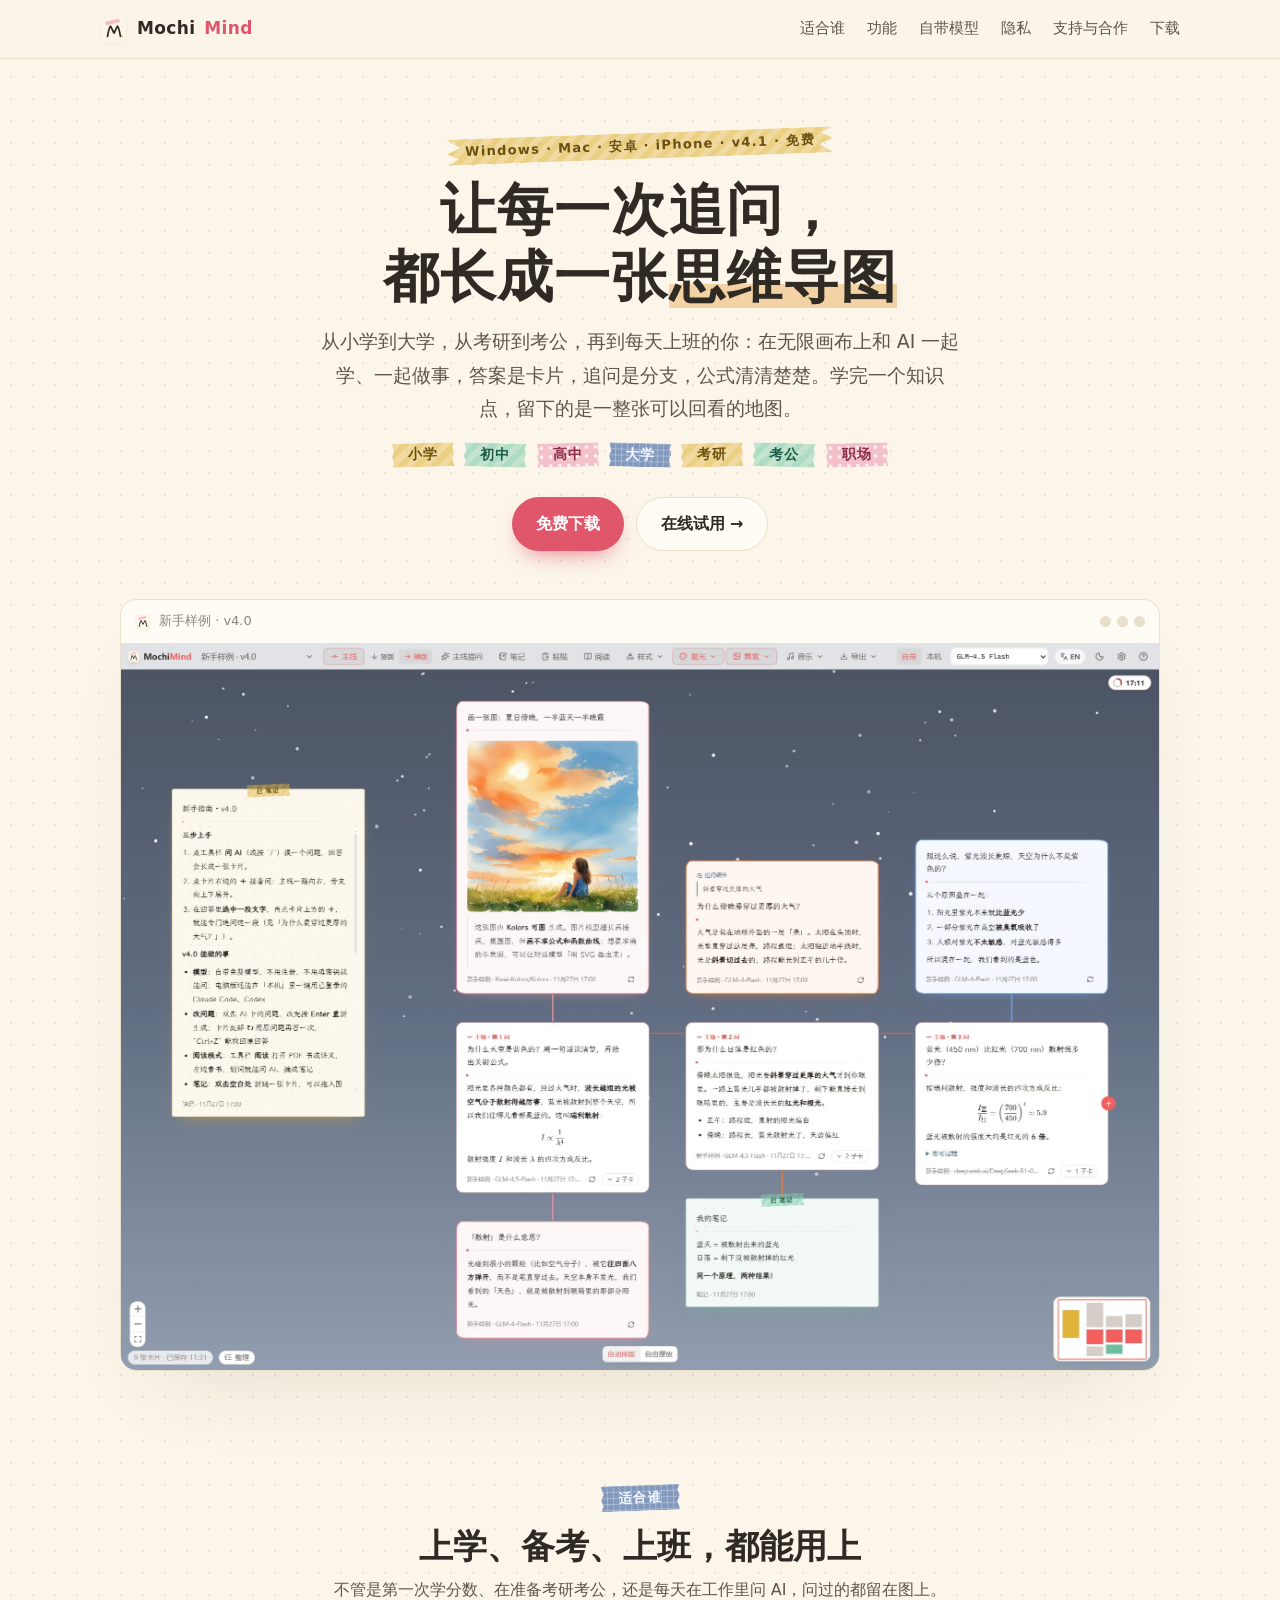
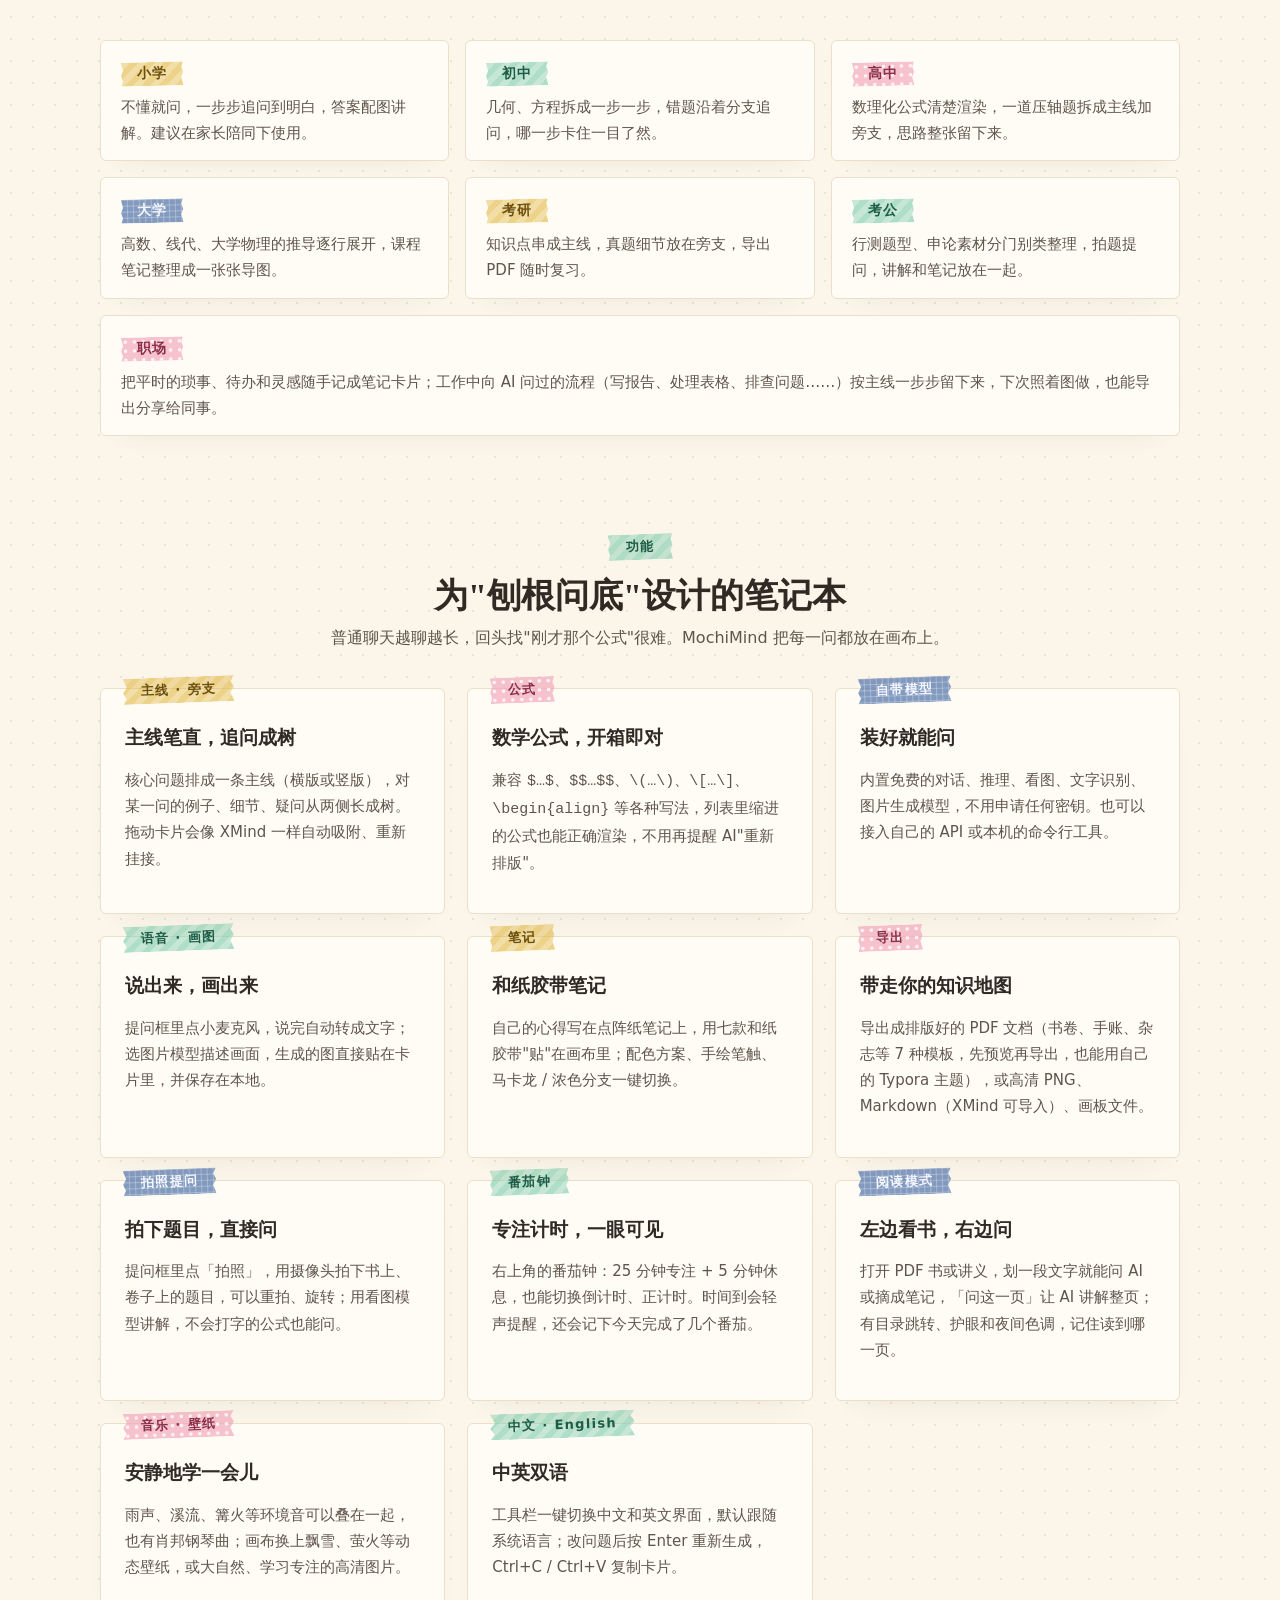
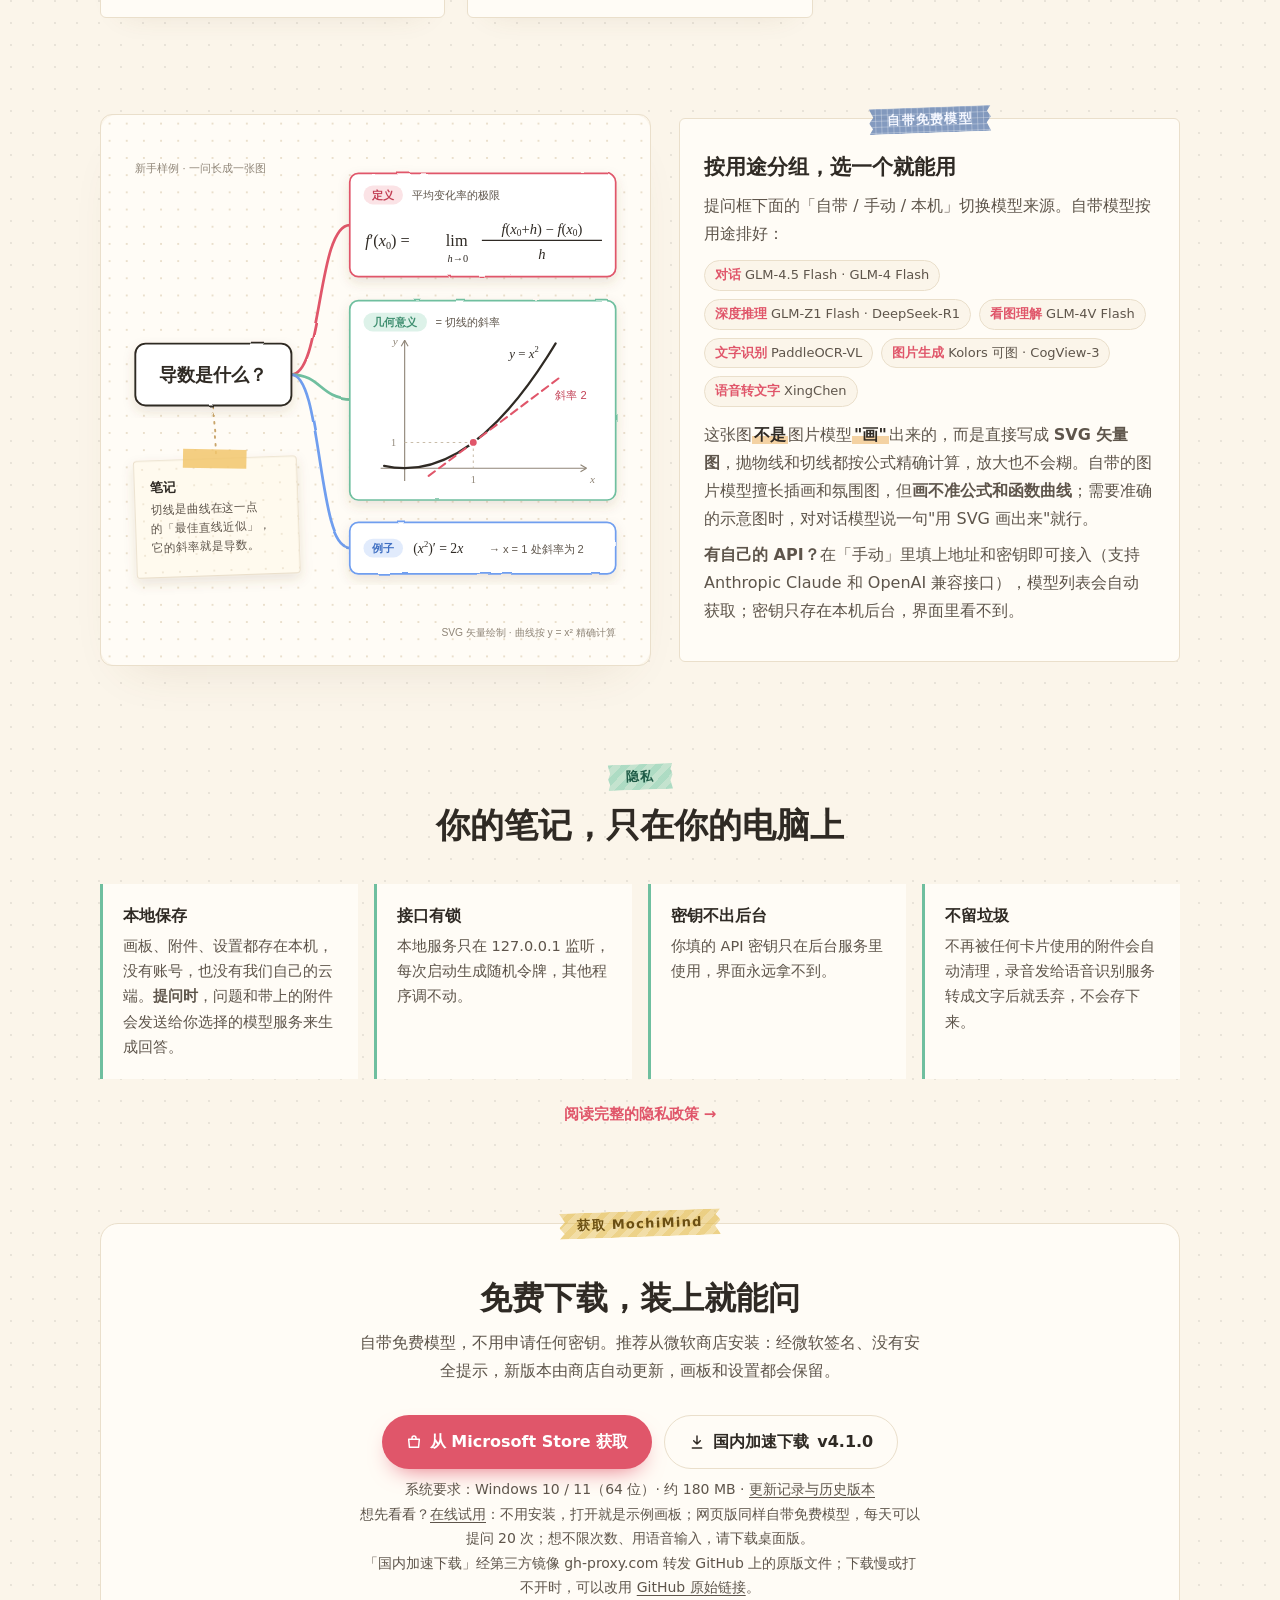
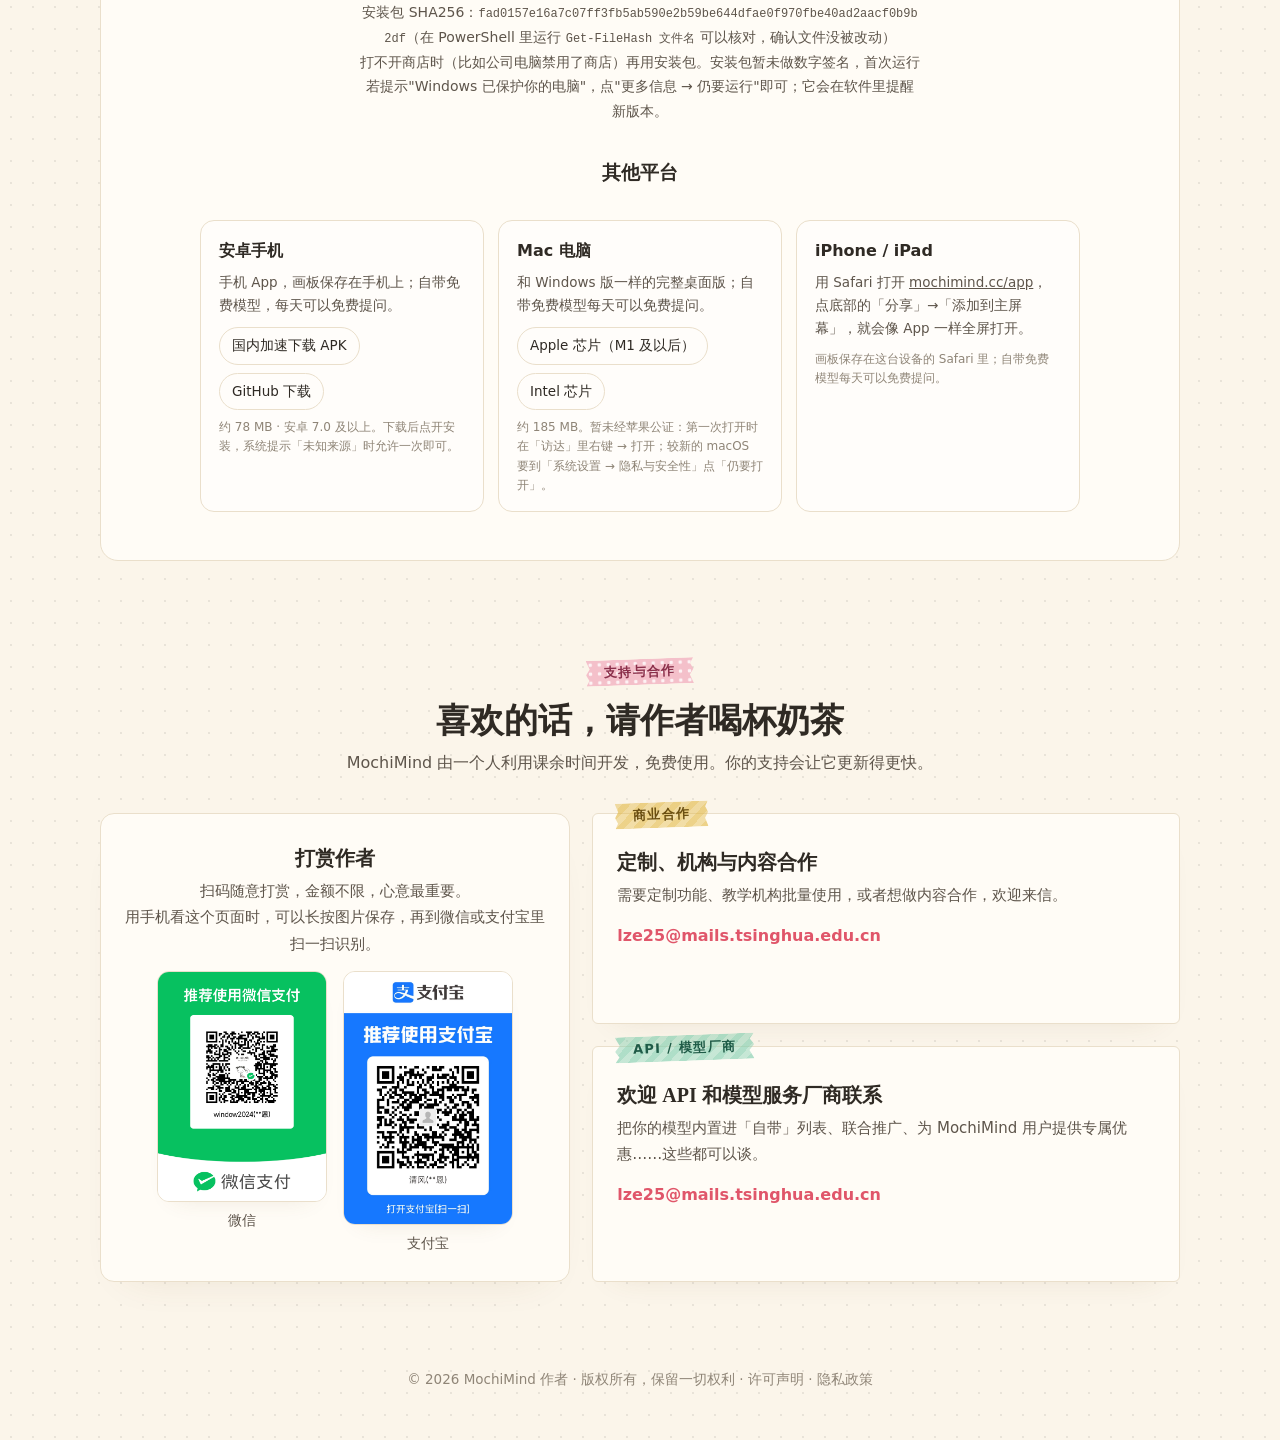
<file: index.html>
<!doctype html>
<html lang="zh-CN">
<head>
  <meta charset="utf-8" />
  <meta name="viewport" content="width=device-width, initial-scale=1" />
  <title>MochiMind · 会长成思维导图的 AI 学习笔记本</title>
  <meta name="description" content="MochiMind：面向小学到大学、考研考公的学生和职场人士的 AI 学习笔记本。在无限画布上和 AI 一起学，答案是卡片，追问是分支，公式清清楚楚。Windows 桌面应用，本地优先，自带免费模型。" />
  <meta property="og:title" content="MochiMind" />
  <meta property="og:description" content="会长成思维导图的 AI 学习笔记本" />
  <meta property="og:image" content="assets/board-main.jpg" />
  <link rel="icon" href="assets/icon.svg" type="image/svg+xml" />
  <style>
    :root {
      --bg: #FBF5EA; --paper: #FFFCF6; --ink: #2F2A24; --ink-2: #5E554B; --ink-3: #8F8577;
      --line: #EADFCB; --accent: #E0566A; --accent-2: #E9A84F; --mint: #6FBF9F; --blue: #6F9EEF;
      --shadow: rgba(110, 80, 40, .16);
      --tape-honey: repeating-linear-gradient(-45deg, rgb(224 180 58 / .58) 0 6px, rgb(224 180 58 / .42) 6px 12px);
      --tape-mint: repeating-linear-gradient(-45deg, rgb(126 204 172 / .62) 0 6px, rgb(126 204 172 / .44) 6px 12px);
      --tape-sakura: radial-gradient(circle, rgb(255 255 255 / .8) 0 1.6px, transparent 2.1px) 0 0 / 9px 9px, rgb(240 160 182 / .62);
      --tape-blue: linear-gradient(rgb(255 255 255 / .28) 1px, transparent 1px) 0 0 / 6px 6px, linear-gradient(90deg, rgb(255 255 255 / .28) 1px, transparent 1px) 0 0 / 6px 6px, rgb(104 134 180 / .82);
      --font: "PingFang SC", "Microsoft YaHei", "Source Han Sans SC", system-ui, sans-serif;
      --font-read: "LXGW WenKai", "LXGW WenKai Screen", "KaiTi", "STKaiti", serif;
    }
    @media (prefers-color-scheme: dark) {
      :root { --bg: #17130F; --paper: #221C16; --ink: #EFE6D8; --ink-2: #C9BDAA; --ink-3: #9A8F80; --line: #3A3128; --shadow: rgba(0, 0, 0, .5); }
    }
    * { box-sizing: border-box; }
    html { scroll-behavior: smooth; }
    body {
      margin: 0; background: var(--bg); color: var(--ink); font: 16px/1.75 var(--font); -webkit-font-smoothing: antialiased;
      background-image: radial-gradient(circle, color-mix(in srgb, var(--ink) 9%, transparent) 1px, transparent 1.3px);
      background-size: 22px 22px;
    }
    a { color: inherit; }
    .wrap { max-width: 1120px; margin: 0 auto; padding: 0 20px; }

    /* nav */
    nav { position: sticky; top: 0; z-index: 10; backdrop-filter: blur(12px); background: color-mix(in srgb, var(--bg) 82%, transparent); border-bottom: 1px solid var(--line); }
    nav .wrap { display: flex; align-items: center; gap: 18px; height: 58px; }
    .brand { display: flex; align-items: center; gap: 9px; font-weight: 700; letter-spacing: .02em; text-decoration: none; font-size: 17px; }
    .brand img { width: 28px; height: 28px; border-radius: 8px; box-shadow: 0 4px 10px -6px var(--shadow); }
    .brand em { font-style: normal; color: var(--accent); }
    nav .links { margin-left: auto; display: flex; gap: 22px; font-size: 14.5px; color: var(--ink-2); }
    nav .links a { text-decoration: none; }
    nav .links a:hover { color: var(--accent); }

    /* washi tape label */
    .tape {
      display: inline-block; padding: 4px 18px; font: 600 13px var(--font); letter-spacing: .1em; color: #6B4F12;
      background: var(--tape-honey); transform: rotate(-2deg);
      clip-path: polygon(0 0, 100% 0, 97% 22%, 100% 44%, 96.5% 66%, 100% 100%, 0 100%, 3% 78%, 0 56%, 3.5% 34%);
    }
    .tape.mint { background: var(--tape-mint); color: #1F5B47; }
    .tape.sakura { background: var(--tape-sakura); color: #8A2F4A; }
    .tape.blue { background: var(--tape-blue); color: #F4F7FF; }

    /* hero */
    .hero { padding: 72px 0 40px; text-align: center; }
    .hero h1 { margin: 18px 0 14px; font: 700 clamp(32px, 5.6vw, 56px)/1.2 var(--font-read); letter-spacing: .02em; }
    .showcase .hl { color: var(--ink); font-weight: 700; padding: 0 2px; background: linear-gradient(transparent 58%, color-mix(in srgb, var(--accent-2) 50%, transparent) 58%); }
    .hero h1 .hl { background: linear-gradient(transparent 62%, color-mix(in srgb, var(--accent-2) 45%, transparent) 62%); }
    .hero p.lead { margin: 0 auto; max-width: 640px; font-size: clamp(16px, 2.2vw, 19px); color: var(--ink-2); }
    .cta { margin-top: 30px; display: flex; gap: 12px; justify-content: center; flex-wrap: wrap; }
    .btn { display: inline-flex; align-items: center; gap: 8px; padding: 12px 24px; border-radius: 999px; font-weight: 600; text-decoration: none; transition: transform .15s, box-shadow .2s; }
    .btn:hover { transform: translateY(-2px); }
    .btn.primary { background: var(--accent); color: #fff; box-shadow: 0 10px 24px -12px var(--accent); }
    .btn.ghost { border: 1.5px solid var(--line); background: var(--paper); }

    /* window frame */
    .window { margin: 48px auto 0; max-width: 1040px; background: var(--paper); border: 1px solid var(--line); border-radius: 16px; overflow: hidden; box-shadow: 0 40px 80px -40px var(--shadow); }
    .window .bar { display: flex; align-items: center; gap: 8px; padding: 10px 14px; border-bottom: 1px solid var(--line); font-size: 13px; color: var(--ink-3); }
    .window .bar img { width: 16px; height: 16px; border-radius: 4px; }
    .window .bar .dots { margin-left: auto; display: flex; gap: 6px; }
    .window .bar .dots i { width: 11px; height: 11px; border-radius: 50%; background: var(--line); }
    .window > img { display: block; width: 100%; height: auto; }

    /* sections */
    section { padding: 72px 0 24px; }
    .sec-head { text-align: center; margin-bottom: 36px; }
    .sec-head h2 { margin: 14px 0 6px; font: 700 clamp(24px, 3.6vw, 34px)/1.3 var(--font-read); }
    .sec-head p { margin: 0; color: var(--ink-2); }

    .grid { display: grid; grid-template-columns: repeat(auto-fit, minmax(300px, 1fr)); gap: 22px; }
    .card {
      position: relative; background: var(--paper); border: 1px solid var(--line); border-radius: 6px; padding: 32px 24px 22px;
      box-shadow: 0 16px 30px -24px var(--shadow); transition: transform .2s, box-shadow .2s;
    }
    .card:hover { transform: translateY(-3px); box-shadow: 0 22px 40px -26px var(--shadow); }
    .card .tape { position: absolute; top: -12px; left: 22px; }
    .card h3 { margin: 4px 0 8px; font: 700 19px/1.4 var(--font-read); }
    .card p, .card li { color: var(--ink-2); font-size: 15px; }
    .card ul { margin: 6px 0 0; padding-left: 20px; }

    .showcase { display: grid; grid-template-columns: 1.1fr 1fr; gap: 28px; align-items: center; }
    .showcase img { width: 100%; height: auto; border-radius: 12px; border: 1px solid var(--line); box-shadow: 0 24px 50px -30px var(--shadow); }
    .showcase .note { background: var(--paper); border: 1px solid var(--line); border-radius: 6px; padding: 28px 24px; position: relative; }
    .showcase .note .tape { position: absolute; top: -12px; left: 50%; transform: translateX(-50%) rotate(-2deg); }
    .showcase h3 { margin: 6px 0 10px; font: 700 21px/1.4 var(--font-read); }
    .showcase p { color: var(--ink-2); margin: 8px 0; }
    .models { display: flex; flex-wrap: wrap; gap: 8px; margin-top: 12px; }
    .models span { font-size: 13px; padding: 3px 10px; border-radius: 999px; border: 1px solid var(--line); background: var(--bg); color: var(--ink-2); }
    .models b { color: var(--accent); font-weight: 600; margin-right: 4px; }

    .privacy { display: grid; grid-template-columns: repeat(auto-fit, minmax(230px, 1fr)); gap: 16px; }
    .privacy div { padding: 18px 20px; border-left: 3px solid var(--mint); background: var(--paper); border-radius: 0; }
    .privacy h4 { margin: 0 0 4px; font-size: 16px; }
    .privacy p { margin: 0; color: var(--ink-2); font-size: 14.5px; }

    .get { text-align: center; background: var(--paper); border: 1px solid var(--line); border-radius: 18px; padding: 48px 24px; position: relative; }
    .get .tape { position: absolute; top: -13px; left: 50%; transform: translateX(-50%) rotate(-2deg); }
    .get h2 { margin: 6px 0 10px; font: 700 clamp(24px, 3.6vw, 32px)/1.3 var(--font-read); }
    .get p { color: var(--ink-2); max-width: 560px; margin: 8px auto; }
    .req { margin-top: 18px; font-size: 14px; color: var(--ink-3); }
    .req a { color: inherit; text-decoration: underline; text-underline-offset: 3px; }

    .support { display: grid; grid-template-columns: 1fr 1.25fr; gap: 22px; align-items: stretch; }
    .tip-jar { background: var(--paper); border: 1px solid var(--line); border-radius: 14px; padding: 26px 24px; text-align: center; box-shadow: 0 20px 40px -30px var(--shadow); }
    .tip-jar h3, .coop-card h3 { margin: 4px 0 6px; font: 700 20px/1.4 var(--font-read); }
    .tip-jar p, .coop-card p { margin: 0 0 14px; color: var(--ink-2); font-size: 15px; }
    .qr-row { display: flex; gap: 16px; justify-content: center; flex-wrap: wrap; }
    .qr { margin: 0; width: 170px; position: relative; }
    .qr img { display: block; width: 170px; height: auto; border-radius: 12px; border: 1px solid var(--line); box-shadow: 0 12px 24px -18px var(--shadow); }
    .qr .qr-empty { display: none; }
    .qr.empty img { display: none; }
    .qr.empty .qr-empty { display: grid; place-items: center; width: 170px; height: 230px; border-radius: 12px; border: 2px dashed var(--line); color: var(--ink-3); font-size: 13.5px; }
    .qr figcaption { margin-top: 6px; font-size: 14px; color: var(--ink-2); }
    .coop { display: grid; gap: 22px; }
    .coop-card { position: relative; background: var(--paper); border: 1px solid var(--line); border-radius: 6px; padding: 30px 24px 20px; box-shadow: 0 16px 30px -24px var(--shadow); }
    .coop-card .tape { position: absolute; top: -12px; left: 22px; }
    .mail { color: var(--accent); font-weight: 600; text-decoration: none; word-break: break-all; }
    .mail:hover { text-decoration: underline; }
    .btn svg { flex: none; }
    @media (max-width: 760px) { .support { grid-template-columns: 1fr; } }
    .who { margin: 18px auto 0; display: flex; flex-wrap: wrap; gap: 10px; justify-content: center; }
    .who a, .stages b {
      display: inline-block; padding: 3px 16px; font: 600 14px var(--font); letter-spacing: .08em; text-decoration: none; transform: rotate(-1.5deg);
      clip-path: polygon(0 0, 100% 0, 97% 22%, 100% 44%, 96.5% 66%, 100% 100%, 0 100%, 3% 78%, 0 56%, 3.5% 34%);
    }
    .who a:nth-child(even) { transform: rotate(1.5deg); }
    .who a:hover { filter: saturate(1.3); }
    .t-honey { background: var(--tape-honey); color: #6B4F12; }
    .t-mint { background: var(--tape-mint); color: #1F5B47; }
    .t-sakura { background: var(--tape-sakura); color: #8A2F4A; }
    .t-blue { background: var(--tape-blue); color: #F4F7FF; }
    .stages { display: grid; grid-template-columns: repeat(auto-fit, minmax(300px, 1fr)); gap: 16px; }
    .stages div { background: var(--paper); border: 1px solid var(--line); border-radius: 6px; padding: 18px 20px 14px; box-shadow: 0 16px 30px -26px var(--shadow); }
    .stages b { margin-bottom: 8px; }
    .stages p { margin: 0; color: var(--ink-2); font-size: 15px; }
    .stages .wide { grid-column: 1 / -1; }
    .more { text-align: center; margin: 22px 0 0; font-size: 15px; }
    .more a { color: var(--accent); text-decoration: none; font-weight: 600; }
    .more a:hover { text-decoration: underline; }
    footer { padding: 48px 0 40px; text-align: center; color: var(--ink-3); font-size: 13.5px; }
    footer a { text-decoration: none; }
    footer a:hover { color: var(--accent); }

    @media (max-width: 760px) {
      nav .links { display: none; }
      .showcase { grid-template-columns: 1fr; }
      .hero { padding-top: 48px; }
    }
    @media (prefers-reduced-motion: reduce) { * { transition: none !important; scroll-behavior: auto !important; } }
    .platforms { margin: 30px auto 0; max-width: 880px; display: grid; grid-template-columns: repeat(auto-fit, minmax(240px, 1fr)); gap: 14px; text-align: left; }
    .platform { border: 1px solid var(--line); border-radius: 14px; padding: 16px 18px; background: #fff8; }
    .platform h3 { margin: 0 0 6px; font-size: 16px; }
    .platform p { margin: 0 0 10px; font-size: 13.5px; line-height: 1.7; color: var(--ink-2, #6b6259); }
    .platform .links { display: flex; flex-wrap: wrap; gap: 8px; }
    .platform .links a { font-size: 13.5px; padding: 6px 12px; border-radius: 999px; border: 1px solid var(--line); text-decoration: none; }
    .platform small { display: block; margin-top: 8px; font-size: 12px; color: var(--ink-3, #9a9087); line-height: 1.6; }
  </style>
</head>
<body>
  <nav>
    <div class="wrap">
      <a class="brand" href="#top"><img src="assets/icon.svg" alt="" /> Mochi<em>Mind</em></a>
      <div class="links"><a href="#who">适合谁</a><a href="#features">功能</a><a href="#models">自带模型</a><a href="#privacy">隐私</a><a href="#support">支持与合作</a><a href="#get">下载</a></div>
    </div>
  </nav>

  <header class="hero" id="top">
    <div class="wrap">
      <span class="tape">Windows · Mac · 安卓 · iPhone · v4.1 · 免费</span>
      <h1>让每一次追问，<br />都长成一张<span class="hl">思维导图</span></h1>
      <p class="lead">从小学到大学，从考研到考公，再到每天上班的你：在无限画布上和 AI 一起学、一起做事，答案是卡片，追问是分支，公式清清楚楚。学完一个知识点，留下的是一整张可以回看的地图。</p>
      <div class="who" aria-label="适合的学生">
        <a href="#who" class="t-honey">小学</a><a href="#who" class="t-mint">初中</a><a href="#who" class="t-sakura">高中</a><a href="#who" class="t-blue">大学</a><a href="#who" class="t-honey">考研</a><a href="#who" class="t-mint">考公</a><a href="#who" class="t-sakura">职场</a>
      </div>
      <div class="cta">
        <a class="btn primary" href="#get">免费下载</a>
        <a class="btn ghost" href="app/" title="不用安装，打开浏览器就能问，自带免费模型">在线试用 →</a>
      </div>
      <div class="window">
        <div class="bar"><img src="assets/icon.svg" alt="" /> 新手样例 · v4.0<span class="dots"><i></i><i></i><i></i></span></div>
        <img src="assets/board-main.jpg" width="1800" height="1260" alt="MochiMind 画布：「天空为什么是蓝色的」三个问题从左到右排成主线，旁支在上下展开，有瑞利散射公式、一张 AI 画的夏日傍晚水彩插画、一张选中文字追问的卡片和一张薄荷胶带笔记" />
      </div>
    </div>
  </header>

  <section id="who">
    <div class="wrap">
      <div class="sec-head">
        <span class="tape blue">适合谁</span>
        <h2>上学、备考、上班，都能用上</h2>
        <p>不管是第一次学分数、在准备考研考公，还是每天在工作里问 AI，问过的都留在图上。</p>
      </div>
      <div class="stages">
        <div><b class="t-honey">小学</b><p>不懂就问，一步步追问到明白，答案配图讲解。建议在家长陪同下使用。</p></div>
        <div><b class="t-mint">初中</b><p>几何、方程拆成一步一步，错题沿着分支追问，哪一步卡住一目了然。</p></div>
        <div><b class="t-sakura">高中</b><p>数理化公式清楚渲染，一道压轴题拆成主线加旁支，思路整张留下来。</p></div>
        <div><b class="t-blue">大学</b><p>高数、线代、大学物理的推导逐行展开，课程笔记整理成一张张导图。</p></div>
        <div><b class="t-honey">考研</b><p>知识点串成主线，真题细节放在旁支，导出 PDF 随时复习。</p></div>
        <div><b class="t-mint">考公</b><p>行测题型、申论素材分门别类整理，拍题提问，讲解和笔记放在一起。</p></div>
        <div class="wide"><b class="t-sakura">职场</b><p>把平时的琐事、待办和灵感随手记成笔记卡片；工作中向 AI 问过的流程（写报告、处理表格、排查问题……）按主线一步步留下来，下次照着图做，也能导出分享给同事。</p></div>
      </div>
    </div>
  </section>

  <section id="features">
    <div class="wrap">
      <div class="sec-head">
        <span class="tape mint">功能</span>
        <h2>为"刨根问底"设计的笔记本</h2>
        <p>普通聊天越聊越长，回头找"刚才那个公式"很难。MochiMind 把每一问都放在画布上。</p>
      </div>
      <div class="grid">
        <div class="card"><span class="tape">主线 · 旁支</span>
          <h3>主线笔直，追问成树</h3>
          <p>核心问题排成一条主线（横版或竖版），对某一问的例子、细节、疑问从两侧长成树。拖动卡片会像 XMind 一样自动吸附、重新挂接。</p>
        </div>
        <div class="card"><span class="tape sakura">公式</span>
          <h3>数学公式，开箱即对</h3>
          <p>兼容 <code>$…$</code>、<code>$$…$$</code>、<code>\(…\)</code>、<code>\[…\]</code>、<code>\begin{align}</code> 等各种写法，列表里缩进的公式也能正确渲染，不用再提醒 AI"重新排版"。</p>
        </div>
        <div class="card"><span class="tape blue">自带模型</span>
          <h3>装好就能问</h3>
          <p>内置免费的对话、推理、看图、文字识别、图片生成模型，不用申请任何密钥。也可以接入自己的 API 或本机的命令行工具。</p>
        </div>
        <div class="card"><span class="tape mint">语音 · 画图</span>
          <h3>说出来，画出来</h3>
          <p>提问框里点小麦克风，说完自动转成文字；选图片模型描述画面，生成的图直接贴在卡片里，并保存在本地。</p>
        </div>
        <div class="card"><span class="tape">笔记</span>
          <h3>和纸胶带笔记</h3>
          <p>自己的心得写在点阵纸笔记上，用七款和纸胶带"贴"在画布里；配色方案、手绘笔触、马卡龙 / 浓色分支一键切换。</p>
        </div>
        <div class="card"><span class="tape sakura">导出</span>
          <h3>带走你的知识地图</h3>
          <p>导出成排版好的 PDF 文档（书卷、手账、杂志等 7 种模板，先预览再导出，也能用自己的 Typora 主题），或高清 PNG、Markdown（XMind 可导入）、画板文件。</p>
        </div>
        <div class="card"><span class="tape blue">拍照提问</span>
          <h3>拍下题目，直接问</h3>
          <p>提问框里点「拍照」，用摄像头拍下书上、卷子上的题目，可以重拍、旋转；用看图模型讲解，不会打字的公式也能问。</p>
        </div>
        <div class="card"><span class="tape mint">番茄钟</span>
          <h3>专注计时，一眼可见</h3>
          <p>右上角的番茄钟：25 分钟专注 + 5 分钟休息，也能切换倒计时、正计时。时间到会轻声提醒，还会记下今天完成了几个番茄。</p>
        </div>
        <div class="card"><span class="tape blue">阅读模式</span>
          <h3>左边看书，右边问</h3>
          <p>打开 PDF 书或讲义，划一段文字就能问 AI 或摘成笔记，「问这一页」让 AI 讲解整页；有目录跳转、护眼和夜间色调，记住读到哪一页。</p>
        </div>
        <div class="card"><span class="tape sakura">音乐 · 壁纸</span>
          <h3>安静地学一会儿</h3>
          <p>雨声、溪流、篝火等环境音可以叠在一起，也有肖邦钢琴曲；画布换上飘雪、萤火等动态壁纸，或大自然、学习专注的高清图片。</p>
        </div>
        <div class="card"><span class="tape mint">中文 · English</span>
          <h3>中英双语</h3>
          <p>工具栏一键切换中文和英文界面，默认跟随系统语言；改问题后按 Enter 重新生成，Ctrl+C / Ctrl+V 复制卡片。</p>
        </div>
      </div>
    </div>
  </section>

  <section id="models">
    <div class="wrap showcase">
      <img src="assets/derivative-mindmap.svg" width="640" height="640" alt="一张关于导数的思维导图：定义、几何意义（y = x² 与 x = 1 处的切线）和例子三个分支，外加一张胶带笔记。SVG 矢量绘制" loading="lazy" />
      <div class="note">
        <span class="tape blue">自带免费模型</span>
        <h3>按用途分组，选一个就能用</h3>
        <p>提问框下面的「自带 / 手动 / 本机」切换模型来源。自带模型按用途排好：</p>
        <div class="models">
          <span><b>对话</b>GLM-4.5 Flash · GLM-4 Flash</span>
          <span><b>深度推理</b>GLM-Z1 Flash · DeepSeek-R1</span>
          <span><b>看图理解</b>GLM-4V Flash</span>
          <span><b>文字识别</b>PaddleOCR-VL</span>
          <span><b>图片生成</b>Kolors 可图 · CogView-3</span>
          <span><b>语音转文字</b>XingChen</span>
        </div>
        <p style="margin-top:14px">这张图<span class="hl">不是</span>图片模型<span class="hl">"画"</span>出来的，而是直接写成 <b>SVG 矢量图</b>，抛物线和切线都按公式精确计算，放大也不会糊。自带的图片模型擅长插画和氛围图，但<b>画不准公式和函数曲线</b>；需要准确的示意图时，对对话模型说一句"用 SVG 画出来"就行。</p>
        <p><b>有自己的 API？</b>在「手动」里填上地址和密钥即可接入（支持 Anthropic Claude 和 OpenAI 兼容接口），模型列表会自动获取；密钥只存在本机后台，界面里看不到。</p>
      </div>
    </div>
  </section>

  <section id="privacy">
    <div class="wrap">
      <div class="sec-head">
        <span class="tape mint">隐私</span>
        <h2>你的笔记，只在你的电脑上</h2>
      </div>
      <div class="privacy">
        <div><h4>本地保存</h4><p>画板、附件、设置都存在本机，没有账号，也没有我们自己的云端。<b>提问时</b>，问题和带上的附件会发送给你选择的模型服务来生成回答。</p></div>
        <div><h4>接口有锁</h4><p>本地服务只在 127.0.0.1 监听，每次启动生成随机令牌，其他程序调不动。</p></div>
        <div><h4>密钥不出后台</h4><p>你填的 API 密钥只在后台服务里使用，界面永远拿不到。</p></div>
        <div><h4>不留垃圾</h4><p>不再被任何卡片使用的附件会自动清理，录音发给语音识别服务转成文字后就丢弃，不会存下来。</p></div>
      </div>
      <p class="more"><a href="privacy.html">阅读完整的隐私政策 →</a></p>
    </div>
  </section>

  <section>
    <div class="wrap">
      <div class="get" id="get">
        <span class="tape">获取 MochiMind</span>
        <h2>免费下载，装上就能问</h2>
        <p>自带免费模型，不用申请任何密钥。推荐从微软商店安装：经微软签名、没有安全提示，新版本由商店自动更新，画板和设置都会保留。</p>
        <div class="cta">
          <a class="btn primary" href="https://apps.microsoft.com/detail/9PNQCKTC038P" rel="noopener">
            <svg width="16" height="16" viewBox="0 0 24 24" fill="none" stroke="currentColor" stroke-width="2.2" stroke-linecap="round" stroke-linejoin="round" aria-hidden="true"><path d="M4 8h16l-1.2 12H5.2z"/><path d="M9 8V6a3 3 0 0 1 6 0v2"/></svg>
            从 Microsoft Store 获取
          </a>
          <a class="btn ghost" id="dl-cn" href="https://gh-proxy.com/https://github.com/2061311947/MochiMind-site/releases/download/v4.1.0/MochiMind-Setup-4.1.0.exe" rel="noopener">
            <svg width="16" height="16" viewBox="0 0 24 24" fill="none" stroke="currentColor" stroke-width="2.2" stroke-linecap="round" stroke-linejoin="round" aria-hidden="true"><path d="M12 3v12M7 10l5 5 5-5M5 21h14"/></svg>
            国内加速下载 <span id="dl-ver">v4.1.0</span>
          </a>
        </div>
        <p class="req">系统要求：Windows 10 / 11（64 位）· 约 180 MB · <a href="https://github.com/2061311947/MochiMind-site/releases" rel="noopener">更新记录与历史版本</a><br />想先看看？<a href="app/">在线试用</a>：不用安装，打开就是示例画板；网页版同样自带免费模型，每天可以提问 20 次；想不限次数、用语音输入，请下载桌面版。<br />「国内加速下载」经第三方镜像 gh-proxy.com 转发 GitHub 上的原版文件；下载慢或打不开时，可以改用 <a id="dl" href="https://github.com/2061311947/MochiMind-site/releases/download/v4.1.0/MochiMind-Setup-4.1.0.exe" rel="noopener">GitHub 原始链接</a>。<br />安装包 SHA256：<code id="dl-sha" style="font-size:12px;word-break:break-all">fad0157e16a7c07ff3fb5ab590e2b59be644dfae0f970fbe40ad2aacf0b9b2df</code>（在 PowerShell 里运行 <code style="font-size:12px">Get-FileHash 文件名</code> 可以核对，确认文件没被改动）<br />打不开商店时（比如公司电脑禁用了商店）再用安装包。安装包暂未做数字签名，首次运行若提示"Windows 已保护你的电脑"，点"更多信息 → 仍要运行"即可；它会在软件里提醒新版本。</p>
        <h3 style="margin-top:34px">其他平台</h3>
        <div class="platforms">
          <div class="platform" id="get-android">
            <h3>安卓手机</h3>
            <p>手机 App，画板保存在手机上；自带免费模型，每天可以免费提问。</p>
            <div class="links">
              <a href="https://gh-proxy.com/https://github.com/2061311947/MochiMind-site/releases/download/v4.1.0/MochiMind-Android-4.1.0.apk" rel="noopener">国内加速下载 APK</a>
              <a href="https://github.com/2061311947/MochiMind-site/releases/download/v4.1.0/MochiMind-Android-4.1.0.apk" rel="noopener">GitHub 下载</a>
            </div>
            <small>约 78 MB · 安卓 7.0 及以上。下载后点开安装，系统提示「未知来源」时允许一次即可。</small>
          </div>
          <div class="platform" id="get-mac">
            <h3>Mac 电脑</h3>
            <p>和 Windows 版一样的完整桌面版；自带免费模型每天可以免费提问。</p>
            <div class="links">
              <a href="https://gh-proxy.com/https://github.com/2061311947/MochiMind-site/releases/download/v4.1.0/MochiMind-4.1.0-mac-arm64.dmg" rel="noopener">Apple 芯片（M1 及以后）</a>
              <a href="https://gh-proxy.com/https://github.com/2061311947/MochiMind-site/releases/download/v4.1.0/MochiMind-4.1.0-mac-x64.dmg" rel="noopener">Intel 芯片</a>
            </div>
            <small>约 185 MB。暂未经苹果公证：第一次打开时在「访达」里右键 → 打开；较新的 macOS 要到「系统设置 → 隐私与安全性」点「仍要打开」。</small>
          </div>
          <div class="platform" id="get-iphone">
            <h3>iPhone / iPad</h3>
            <p>用 Safari 打开 <a href="app/">mochimind.cc/app</a>，点底部的「分享」→「添加到主屏幕」，就会像 App 一样全屏打开。</p>
            <small>画板保存在这台设备的 Safari 里；自带免费模型每天可以免费提问。</small>
          </div>
        </div>
      </div>
    </div>
  </section>

  <section id="support">
    <div class="wrap">
      <div class="sec-head">
        <span class="tape sakura">支持与合作</span>
        <h2>喜欢的话，请作者喝杯奶茶</h2>
        <p>MochiMind 由一个人利用课余时间开发，免费使用。你的支持会让它更新得更快。</p>
      </div>
      <div class="support">
        <div class="tip-jar">
          <h3>打赏作者</h3>
          <p>扫码随意打赏，金额不限，心意最重要。<br />用手机看这个页面时，可以长按图片保存，再到微信或支付宝里扫一扫识别。</p>
          <div class="qr-row">
            <figure class="qr"><img src="assets/support/wechat.png" alt="微信收款码" loading="lazy" onerror="this.parentElement.classList.add('empty')" /><span class="qr-empty">收款码即将放上</span><figcaption>微信</figcaption></figure>
            <figure class="qr"><img src="assets/support/alipay.jpg" alt="支付宝收款码" loading="lazy" onerror="this.parentElement.classList.add('empty')" /><span class="qr-empty">收款码即将放上</span><figcaption>支付宝</figcaption></figure>
          </div>
        </div>
        <div class="coop">
          <div class="coop-card">
            <span class="tape">商业合作</span>
            <h3>定制、机构与内容合作</h3>
            <p>需要定制功能、教学机构批量使用，或者想做内容合作，欢迎来信。</p>
            <a class="mail" href="mailto:lze25@mails.tsinghua.edu.cn?subject=MochiMind%20%E5%95%86%E4%B8%9A%E5%90%88%E4%BD%9C">lze25@mails.tsinghua.edu.cn</a>
          </div>
          <div class="coop-card">
            <span class="tape mint">API / 模型厂商</span>
            <h3>欢迎 API 和模型服务厂商联系</h3>
            <p>把你的模型内置进「自带」列表、联合推广、为 MochiMind 用户提供专属优惠……这些都可以谈。</p>
            <a class="mail" href="mailto:lze25@mails.tsinghua.edu.cn?subject=MochiMind%20API%20%E5%8E%82%E5%95%86%E5%90%88%E4%BD%9C">lze25@mails.tsinghua.edu.cn</a>
          </div>
        </div>
      </div>
    </div>
  </section>
  <script>
    // The download button follows version.json, so a new release only needs that file updated.
    fetch('version.json', { cache: 'no-store' }).then((r) => r.ok ? r.json() : null).then((v) => {
      // `github` is the original release file; `download` (what the app opens) is the China mirror of it.
      const gh = v && (v.github || String(v.download || '').replace(/^https:\/\/[^/]+\/(?=https:\/\/github\.com\/)/, ''));
      if (!v || !v.version || !/^https:\/\/github\.com\/2061311947\/MochiMind-site\//.test(gh || '')) return;
      document.getElementById('dl').href = gh;
      // 国内加速：第三方镜像只转发 GitHub 上的原版文件；校验码让用户能自己核对
      document.getElementById('dl-cn').href = 'https://gh-proxy.com/' + gh;
      if (/^[0-9a-f]{64}$/.test(v.sha256 || '')) document.getElementById('dl-sha').textContent = v.sha256;
      document.getElementById('dl-ver').textContent = 'v' + v.version;
    }).catch(() => {});
  </script>

  <footer>
    <p>© 2026 MochiMind 作者 · 版权所有，保留一切权利 · <a href="license.html">许可声明</a> · <a href="privacy.html">隐私政策</a></p>
  </footer>
</body>
</html>
</file>
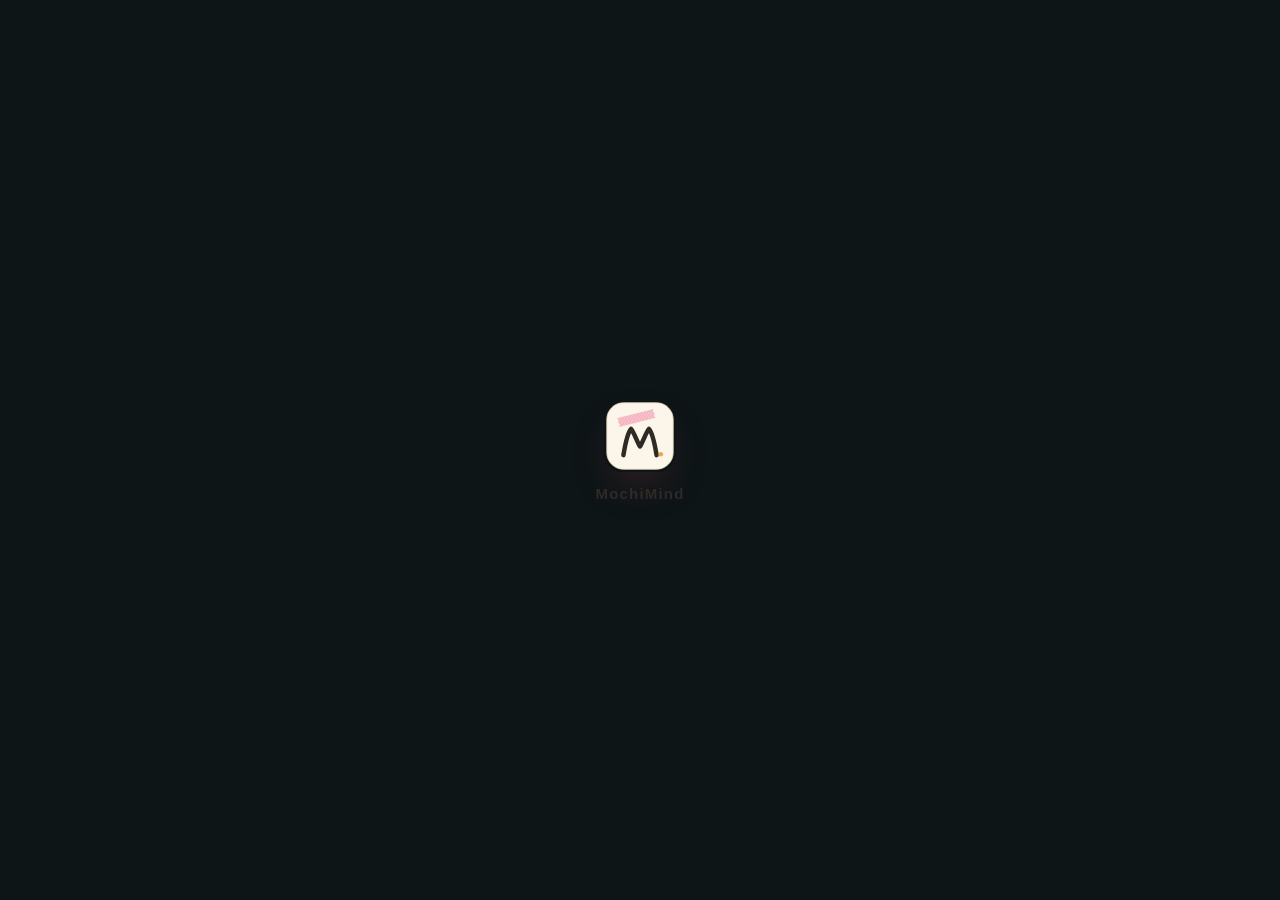
<file: app/index.html>
<!doctype html>
<html lang="zh-CN">
  <head>
    <meta charset="utf-8" />
    <!-- 添加到主屏幕 (iPhone / Android): full screen, MochiMind's icon and paper colour -->
    <link rel="manifest" href="manifest.webmanifest" />
    <link rel="apple-touch-icon" href="apple-touch-icon.png" />
    <meta name="theme-color" content="#FBF5EA" />
    <meta name="mobile-web-app-capable" content="yes" />
    <meta name="apple-mobile-web-app-capable" content="yes" />
    <meta name="apple-mobile-web-app-title" content="MochiMind" />
    <meta name="apple-mobile-web-app-status-bar-style" content="default" />
    <meta name="viewport" content="width=device-width, initial-scale=1, maximum-scale=1, viewport-fit=cover, interactive-widget=resizes-content" />
    <title>MochiMind</title>
    <link rel="icon" href="./icon.svg" type="image/svg+xml" />
    <script>
      // Paint the last-used canvas colour before anything loads, so opening the app never
      // flashes a different theme. (Written by the app whenever the palette / theme changes.)
      try {
        var boot = JSON.parse(localStorage.getItem('margin.boot') || 'null');
        if (boot && boot.bg) {
          document.documentElement.style.background = boot.bg;
          document.documentElement.style.setProperty('--boot-ink', boot.ink || '#3A332E');
          document.documentElement.dataset.theme = boot.dark ? 'dark' : 'light';
        }
      } catch (e) {}
    </script>
    <style>
      #boot { position: fixed; inset: 0; z-index: 1000; display: grid; place-items: center; background: inherit; transition: opacity .45s ease, visibility .45s; }
      #boot.gone { opacity: 0; visibility: hidden; }
      #boot .boot-in { display: flex; flex-direction: column; align-items: center; gap: 14px; animation: boot-rise .6s cubic-bezier(.2, .8, .2, 1) both; }
      #boot img { width: 72px; height: 72px; border-radius: 18px; box-shadow: 0 18px 40px -18px rgba(150, 60, 70, .55); animation: boot-breathe 1.8s ease-in-out .6s infinite; }
      #boot span { font: 600 15px/1 'IBM Plex Sans', 'Microsoft YaHei', sans-serif; letter-spacing: .08em; color: var(--boot-ink, #3A332E); opacity: .72; }
      @keyframes boot-rise { from { opacity: 0; transform: translateY(10px) scale(.96); } }
      @keyframes boot-breathe { 50% { transform: scale(1.04); } }
      @media (prefers-reduced-motion: reduce) { #boot * { animation: none !important; } }
    </style>
    <script type="module" crossorigin src="./assets/index-Brbz5pSt.js"></script>
    <link rel="stylesheet" crossorigin href="./assets/index-DIdwe14E.css">
  </head>
  <body>
    <div id="boot" aria-hidden="true"><div class="boot-in"><img src="./icon.svg" alt="" /><span>MochiMind</span></div></div>
    <div id="root"></div>
  </body>
</html>
</file>
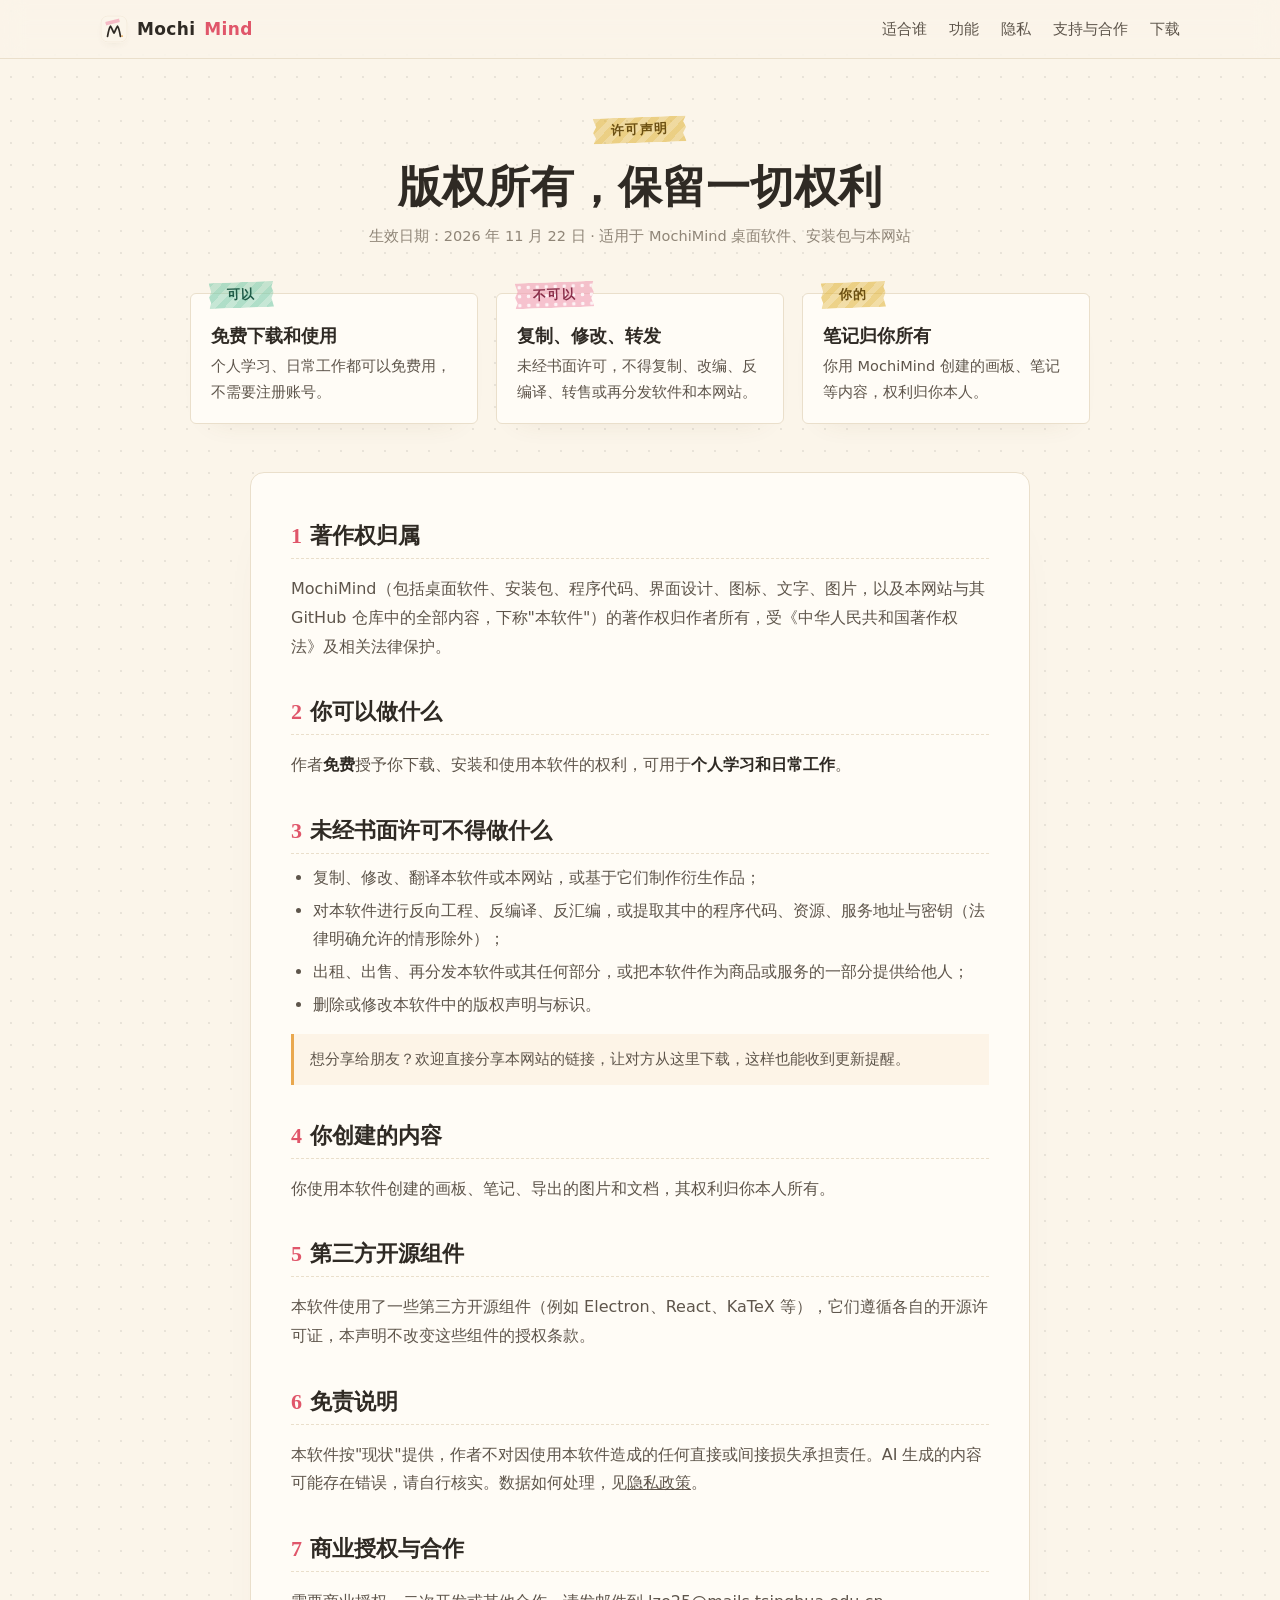
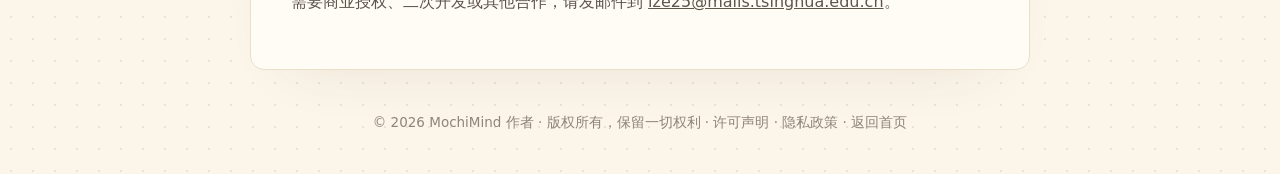
<file: license.html>
<!doctype html>
<html lang="zh-CN">
<head>
  <meta charset="utf-8" />
  <meta name="viewport" content="width=device-width, initial-scale=1" />
  <title>许可声明 · MochiMind</title>
  <meta name="description" content="MochiMind 软件及网站许可声明：版权所有，保留一切权利。可免费用于个人学习和日常工作，未经书面许可禁止复制、修改和分发。" />
  <link rel="icon" href="assets/icon.svg" type="image/svg+xml" />
  <style>
    :root {
      --bg: #FBF5EA; --paper: #FFFCF6; --ink: #2F2A24; --ink-2: #5E554B; --ink-3: #8F8577;
      --line: #EADFCB; --accent: #E0566A; --accent-2: #E9A84F; --mint: #6FBF9F; --blue: #6F9EEF;
      --shadow: rgba(110, 80, 40, .16);
      --tape-honey: repeating-linear-gradient(-45deg, rgb(224 180 58 / .58) 0 6px, rgb(224 180 58 / .42) 6px 12px);
      --tape-mint: repeating-linear-gradient(-45deg, rgb(126 204 172 / .62) 0 6px, rgb(126 204 172 / .44) 6px 12px);
      --tape-sakura: radial-gradient(circle, rgb(255 255 255 / .8) 0 1.6px, transparent 2.1px) 0 0 / 9px 9px, rgb(240 160 182 / .62);
      --tape-blue: linear-gradient(rgb(255 255 255 / .28) 1px, transparent 1px) 0 0 / 6px 6px, linear-gradient(90deg, rgb(255 255 255 / .28) 1px, transparent 1px) 0 0 / 6px 6px, rgb(104 134 180 / .82);
      --font: "PingFang SC", "Microsoft YaHei", "Source Han Sans SC", system-ui, sans-serif;
      --font-read: "LXGW WenKai", "LXGW WenKai Screen", "KaiTi", "STKaiti", serif;
    }
    @media (prefers-color-scheme: dark) {
      :root { --bg: #17130F; --paper: #221C16; --ink: #EFE6D8; --ink-2: #C9BDAA; --ink-3: #9A8F80; --line: #3A3128; --shadow: rgba(0, 0, 0, .5); }
    }
    * { box-sizing: border-box; }
    html { scroll-behavior: smooth; }
    body {
      margin: 0; background: var(--bg); color: var(--ink); font: 16px/1.8 var(--font); -webkit-font-smoothing: antialiased;
      background-image: radial-gradient(circle, color-mix(in srgb, var(--ink) 9%, transparent) 1px, transparent 1.3px);
      background-size: 22px 22px;
    }
    a { color: inherit; }
    .wrap { max-width: 1120px; margin: 0 auto; padding: 0 20px; }

    nav { position: sticky; top: 0; z-index: 10; backdrop-filter: blur(12px); background: color-mix(in srgb, var(--bg) 82%, transparent); border-bottom: 1px solid var(--line); }
    nav .wrap { display: flex; align-items: center; gap: 18px; height: 58px; }
    .brand { display: flex; align-items: center; gap: 9px; font-weight: 700; letter-spacing: .02em; text-decoration: none; font-size: 17px; }
    .brand img { width: 28px; height: 28px; border-radius: 8px; box-shadow: 0 4px 10px -6px var(--shadow); }
    .brand em { font-style: normal; color: var(--accent); }
    nav .links { margin-left: auto; display: flex; gap: 22px; font-size: 14.5px; color: var(--ink-2); }
    nav .links a { text-decoration: none; }
    nav .links a:hover { color: var(--accent); }

    .tape {
      display: inline-block; padding: 4px 18px; font: 600 13px var(--font); letter-spacing: .1em; color: #6B4F12;
      background: var(--tape-honey); transform: rotate(-2deg);
      clip-path: polygon(0 0, 100% 0, 97% 22%, 100% 44%, 96.5% 66%, 100% 100%, 0 100%, 3% 78%, 0 56%, 3.5% 34%);
    }
    .tape.mint { background: var(--tape-mint); color: #1F5B47; }
    .tape.sakura { background: var(--tape-sakura); color: #8A2F4A; }
    .tape.blue { background: var(--tape-blue); color: #F4F7FF; }

    header { padding: 56px 0 8px; text-align: center; }
    header h1 { margin: 16px 0 8px; font: 700 clamp(30px, 5vw, 44px)/1.25 var(--font-read); }
    header p { margin: 0; color: var(--ink-3); font-size: 14.5px; }

    .summary { max-width: 900px; margin: 36px auto 0; display: grid; grid-template-columns: repeat(auto-fit, minmax(240px, 1fr)); gap: 18px; }
    .summary div { position: relative; background: var(--paper); border: 1px solid var(--line); border-radius: 6px; padding: 28px 20px 18px; box-shadow: 0 16px 30px -24px var(--shadow); }
    .summary .tape { position: absolute; top: -12px; left: 18px; }
    .summary h3 { margin: 2px 0 4px; font: 700 18px/1.4 var(--font-read); }
    .summary p { margin: 0; color: var(--ink-2); font-size: 14.5px; }

    article { max-width: 780px; margin: 48px auto 0; background: var(--paper); border: 1px solid var(--line); border-radius: 14px; padding: 12px 40px 36px; box-shadow: 0 30px 60px -44px var(--shadow); }
    article h2 { margin: 36px 0 10px; font: 700 22px/1.4 var(--font-read); padding-bottom: 6px; border-bottom: 1px dashed var(--line); scroll-margin-top: 76px; }
    article h2 span { color: var(--accent); margin-right: 8px; }
    article p, article li { color: var(--ink-2); }
    article ul { padding-left: 22px; margin: 8px 0; }
    article li { margin: 4px 0; }
    article b { color: var(--ink); }
    code { font: 13.5px/1.5 Consolas, "Cascadia Mono", monospace; background: var(--bg); border: 1px solid var(--line); border-radius: 4px; padding: 1px 5px; word-break: break-all; }
    .hl { color: var(--ink); font-weight: 700; padding: 0 2px; background: linear-gradient(transparent 58%, color-mix(in srgb, var(--accent-2) 50%, transparent) 58%); }

    .table { overflow-x: auto; margin: 12px 0; }
    table { width: 100%; border-collapse: collapse; font-size: 14.5px; min-width: 520px; }
    th, td { text-align: left; vertical-align: top; padding: 10px 12px; border-bottom: 1px solid var(--line); }
    th { font-weight: 700; color: var(--ink); background: color-mix(in srgb, var(--mint) 12%, transparent); }
    td { color: var(--ink-2); }
    td:first-child { color: var(--ink); font-weight: 600; white-space: nowrap; }

    .callout { margin: 14px 0; padding: 12px 16px; border-left: 3px solid var(--accent-2); background: color-mix(in srgb, var(--accent-2) 9%, transparent); color: var(--ink-2); font-size: 15px; }

    footer { padding: 40px 0; text-align: center; color: var(--ink-3); font-size: 13.5px; }
    footer a { text-decoration: none; }
    footer a:hover { color: var(--accent); }

    @media (max-width: 760px) {
      nav .links { display: none; }
      article { padding: 4px 20px 28px; border-radius: 10px; }
      header { padding-top: 40px; }
    }
    @media (prefers-reduced-motion: reduce) { html { scroll-behavior: auto; } }
  </style>
</head>
<body>
  <nav>
    <div class="wrap">
      <a class="brand" href="./"><img src="assets/icon.svg" alt="" /> Mochi<em>Mind</em></a>
      <div class="links"><a href="./#who">适合谁</a><a href="./#features">功能</a><a href="./#privacy">隐私</a><a href="./#support">支持与合作</a><a href="./#get">下载</a></div>
    </div>
  </nav>

  <header>
    <div class="wrap">
      <span class="tape">许可声明</span>
      <h1>版权所有，保留一切权利</h1>
      <p>生效日期：2026 年 11 月 22 日 · 适用于 MochiMind 桌面软件、安装包与本网站</p>
    </div>
  </header>

  <div class="wrap">
    <div class="summary">
      <div><span class="tape mint">可以</span><h3>免费下载和使用</h3><p>个人学习、日常工作都可以免费用，不需要注册账号。</p></div>
      <div><span class="tape sakura">不可以</span><h3>复制、修改、转发</h3><p>未经书面许可，不得复制、改编、反编译、转售或再分发软件和本网站。</p></div>
      <div><span class="tape">你的</span><h3>笔记归你所有</h3><p>你用 MochiMind 创建的画板、笔记等内容，权利归你本人。</p></div>
    </div>

    <article>
      <h2 id="owner"><span>1</span>著作权归属</h2>
      <p>MochiMind（包括桌面软件、安装包、程序代码、界面设计、图标、文字、图片，以及本网站与其 GitHub 仓库中的全部内容，下称"本软件"）的著作权归作者所有，受《中华人民共和国著作权法》及相关法律保护。</p>

      <h2 id="grant"><span>2</span>你可以做什么</h2>
      <p>作者<b>免费</b>授予你下载、安装和使用本软件的权利，可用于<b>个人学习和日常工作</b>。</p>

      <h2 id="forbid"><span>3</span>未经书面许可不得做什么</h2>
      <ul>
        <li>复制、修改、翻译本软件或本网站，或基于它们制作衍生作品；</li>
        <li>对本软件进行反向工程、反编译、反汇编，或提取其中的程序代码、资源、服务地址与密钥（法律明确允许的情形除外）；</li>
        <li>出租、出售、再分发本软件或其任何部分，或把本软件作为商品或服务的一部分提供给他人；</li>
        <li>删除或修改本软件中的版权声明与标识。</li>
      </ul>
      <div class="callout">想分享给朋友？欢迎直接分享本网站的链接，让对方从这里下载，这样也能收到更新提醒。</div>

      <h2 id="yours"><span>4</span>你创建的内容</h2>
      <p>你使用本软件创建的画板、笔记、导出的图片和文档，其权利归你本人所有。</p>

      <h2 id="oss"><span>5</span>第三方开源组件</h2>
      <p>本软件使用了一些第三方开源组件（例如 Electron、React、KaTeX 等），它们遵循各自的开源许可证，本声明不改变这些组件的授权条款。</p>

      <h2 id="warranty"><span>6</span>免责说明</h2>
      <p>本软件按"现状"提供，作者不对因使用本软件造成的任何直接或间接损失承担责任。AI 生成的内容可能存在错误，请自行核实。数据如何处理，见<a href="privacy.html">隐私政策</a>。</p>

      <h2 id="contact"><span>7</span>商业授权与合作</h2>
      <p>需要商业授权、二次开发或其他合作，请发邮件到 <a href="mailto:lze25@mails.tsinghua.edu.cn">lze25@mails.tsinghua.edu.cn</a>。</p>
    </article>
  </div>

  <footer>
    <div class="wrap">© 2026 MochiMind 作者 · 版权所有，保留一切权利 · <a href="license.html">许可声明</a> · <a href="privacy.html">隐私政策</a> · <a href="./">返回首页</a></div>
  </footer>
</body>
</html>
</file>
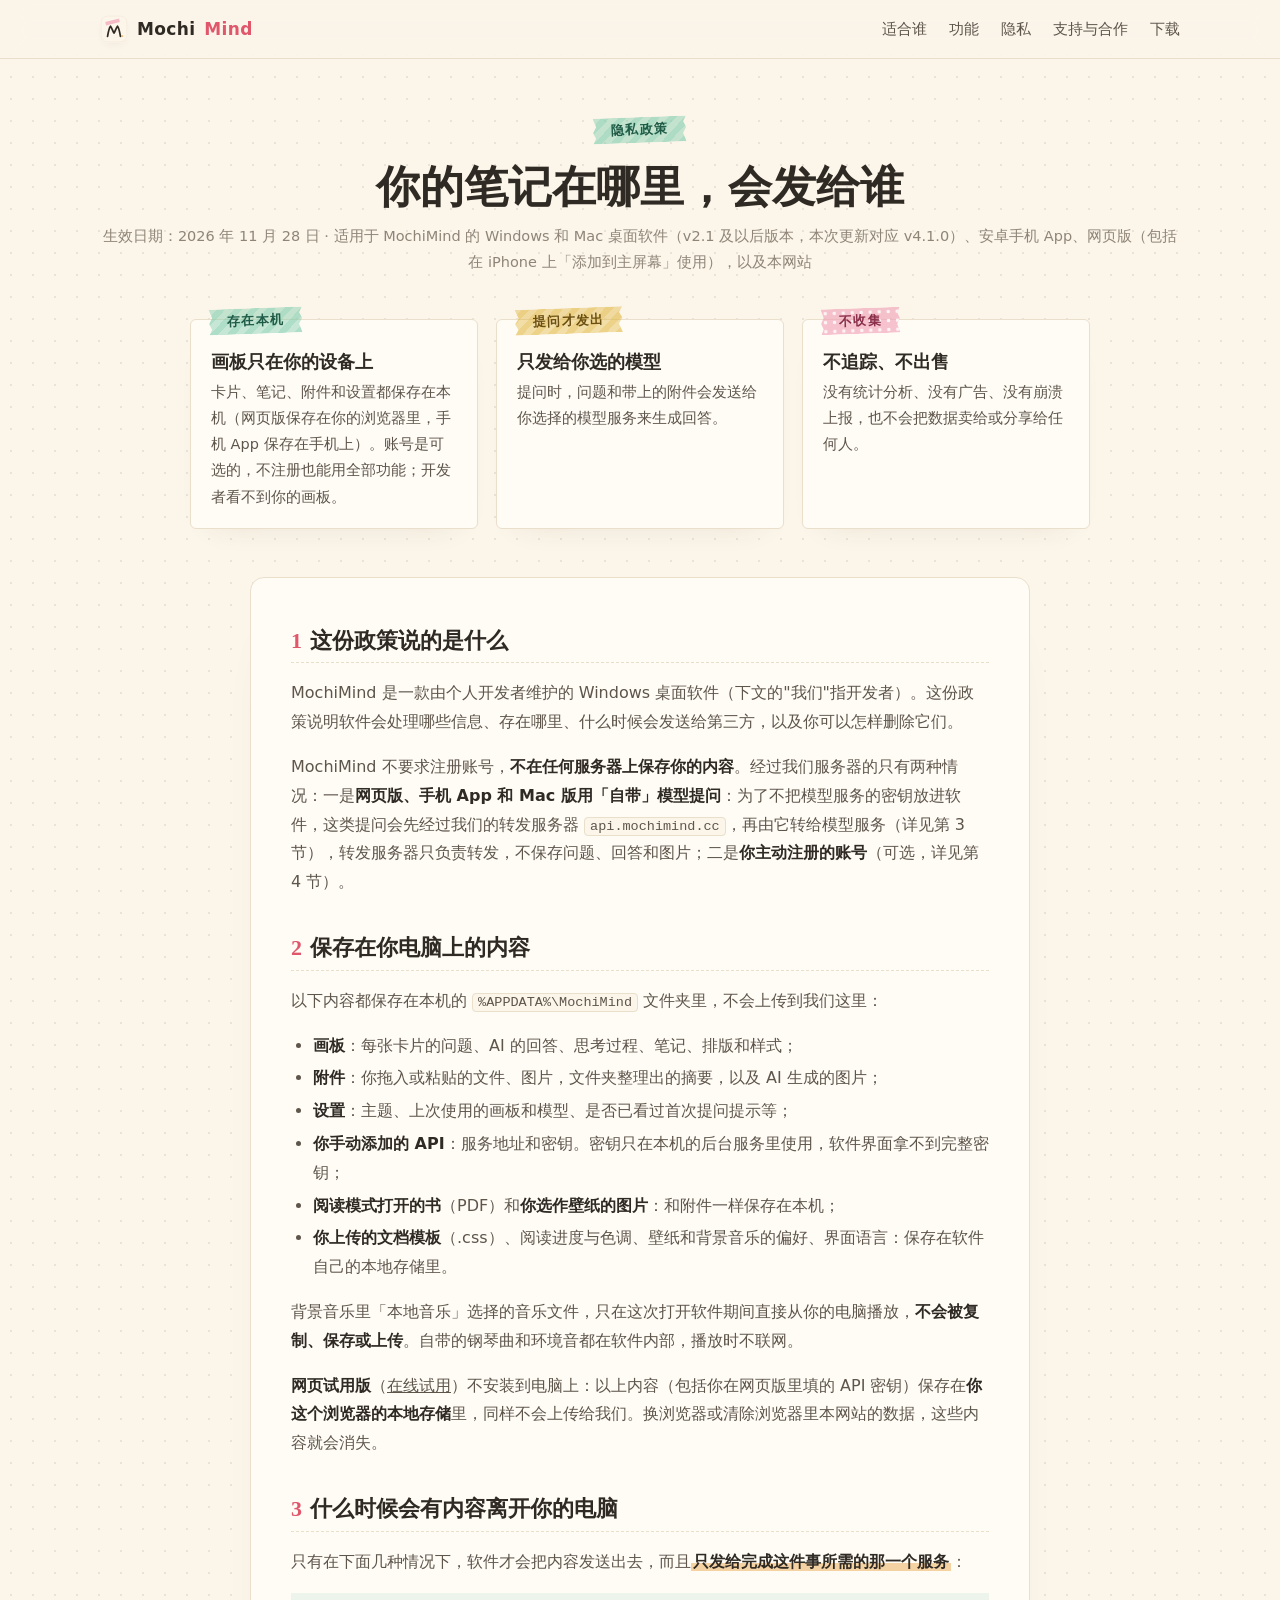
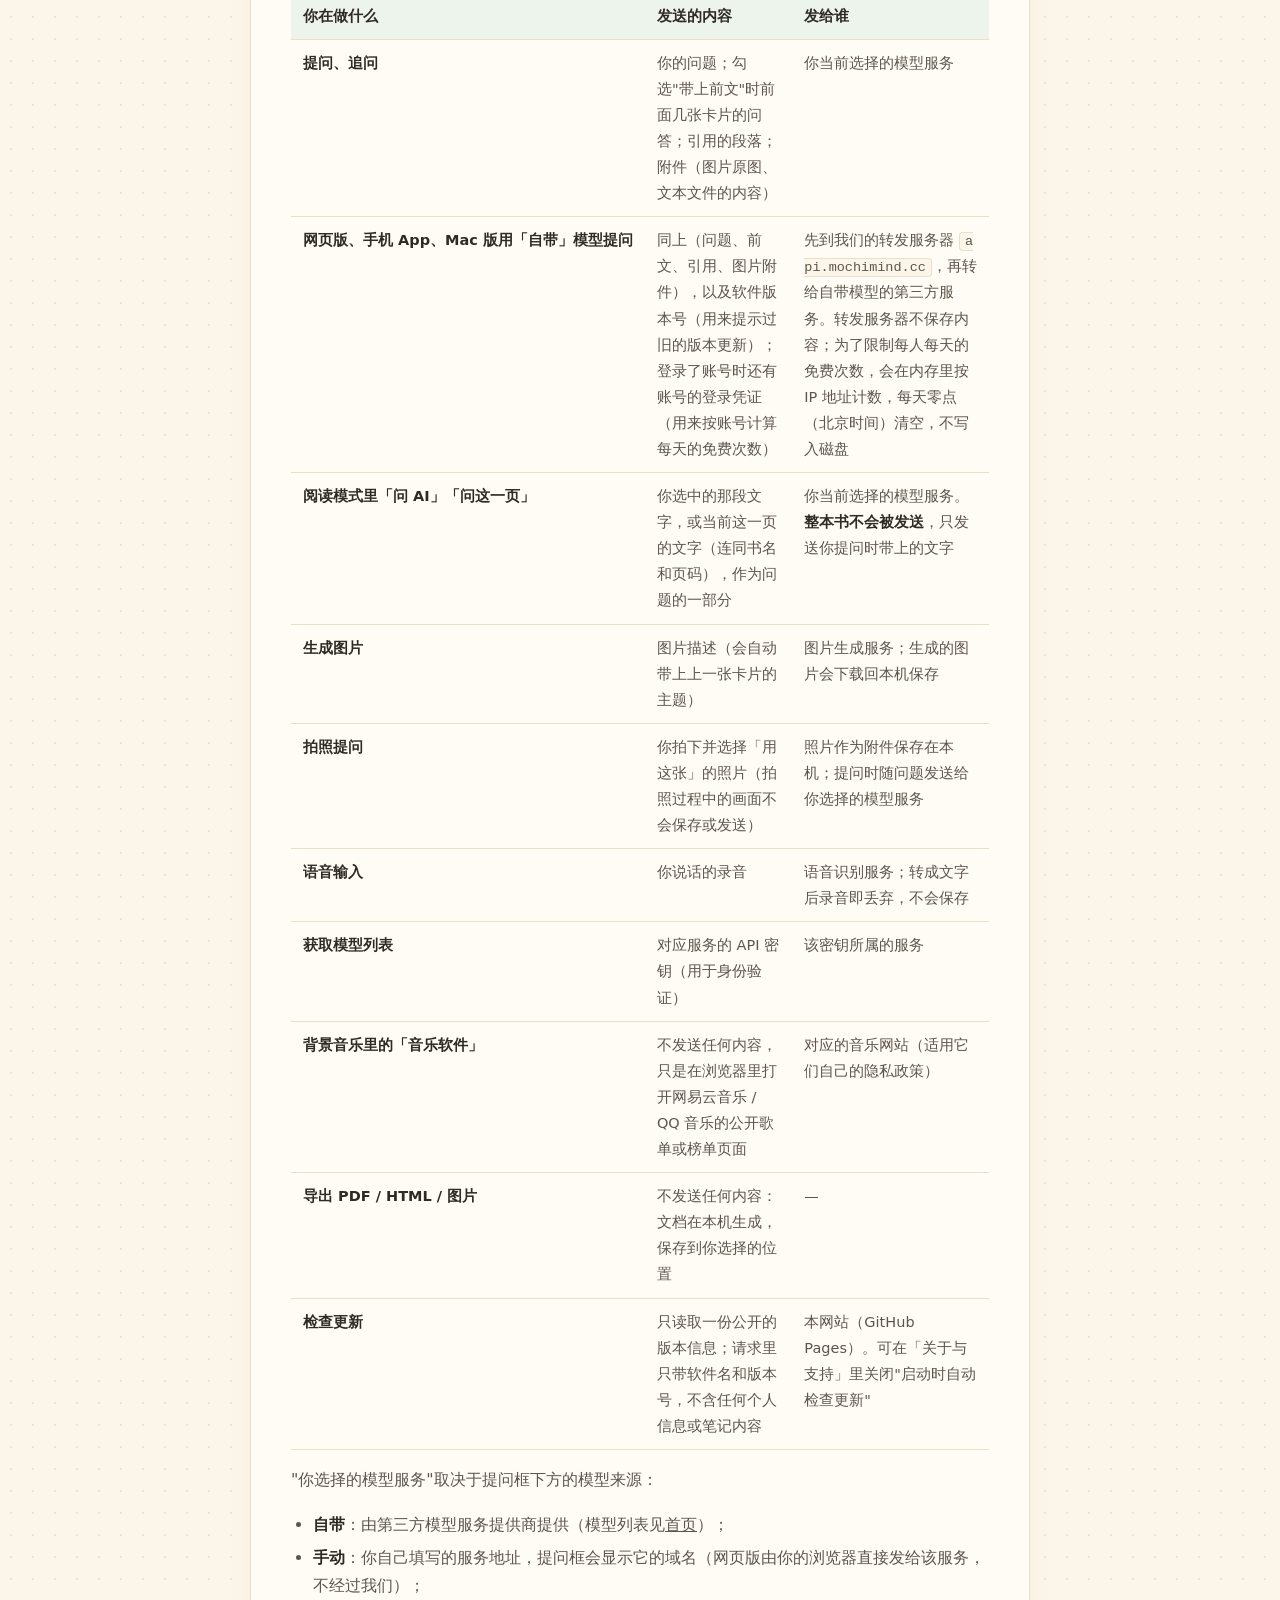
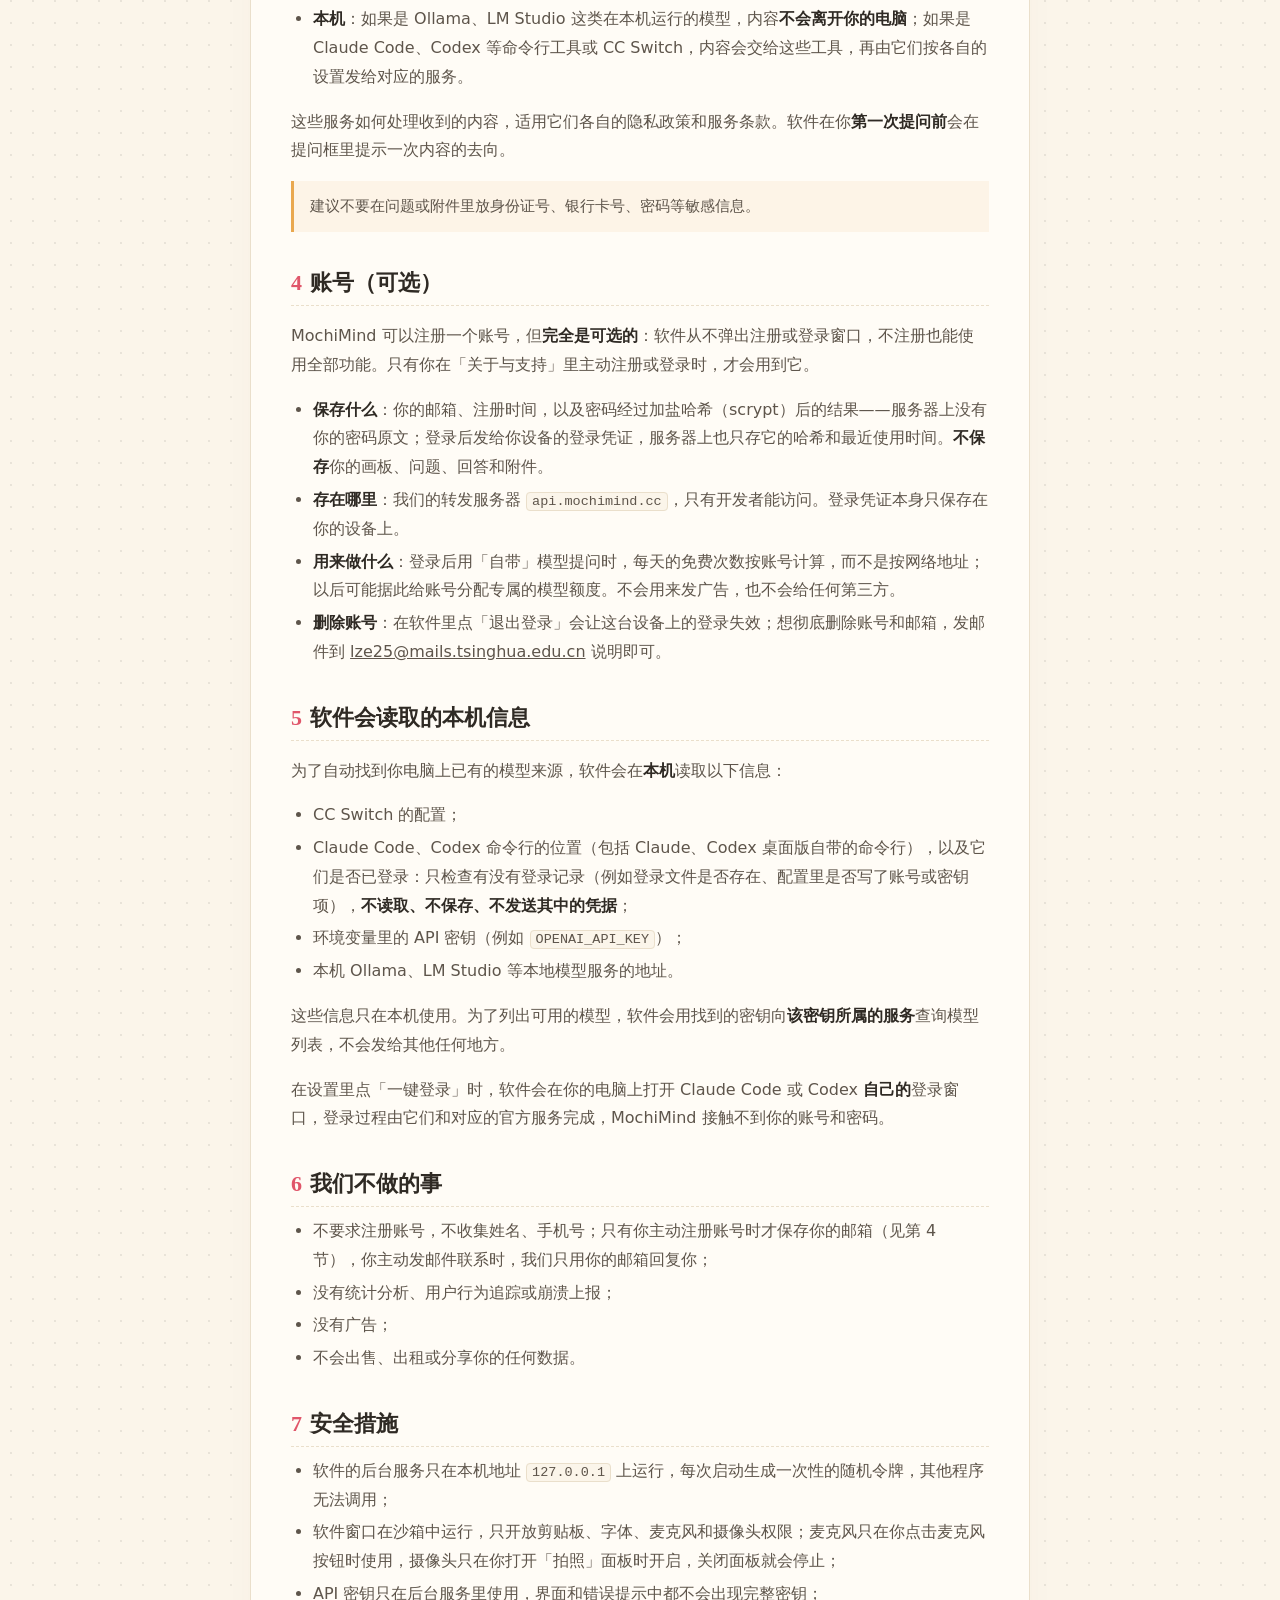
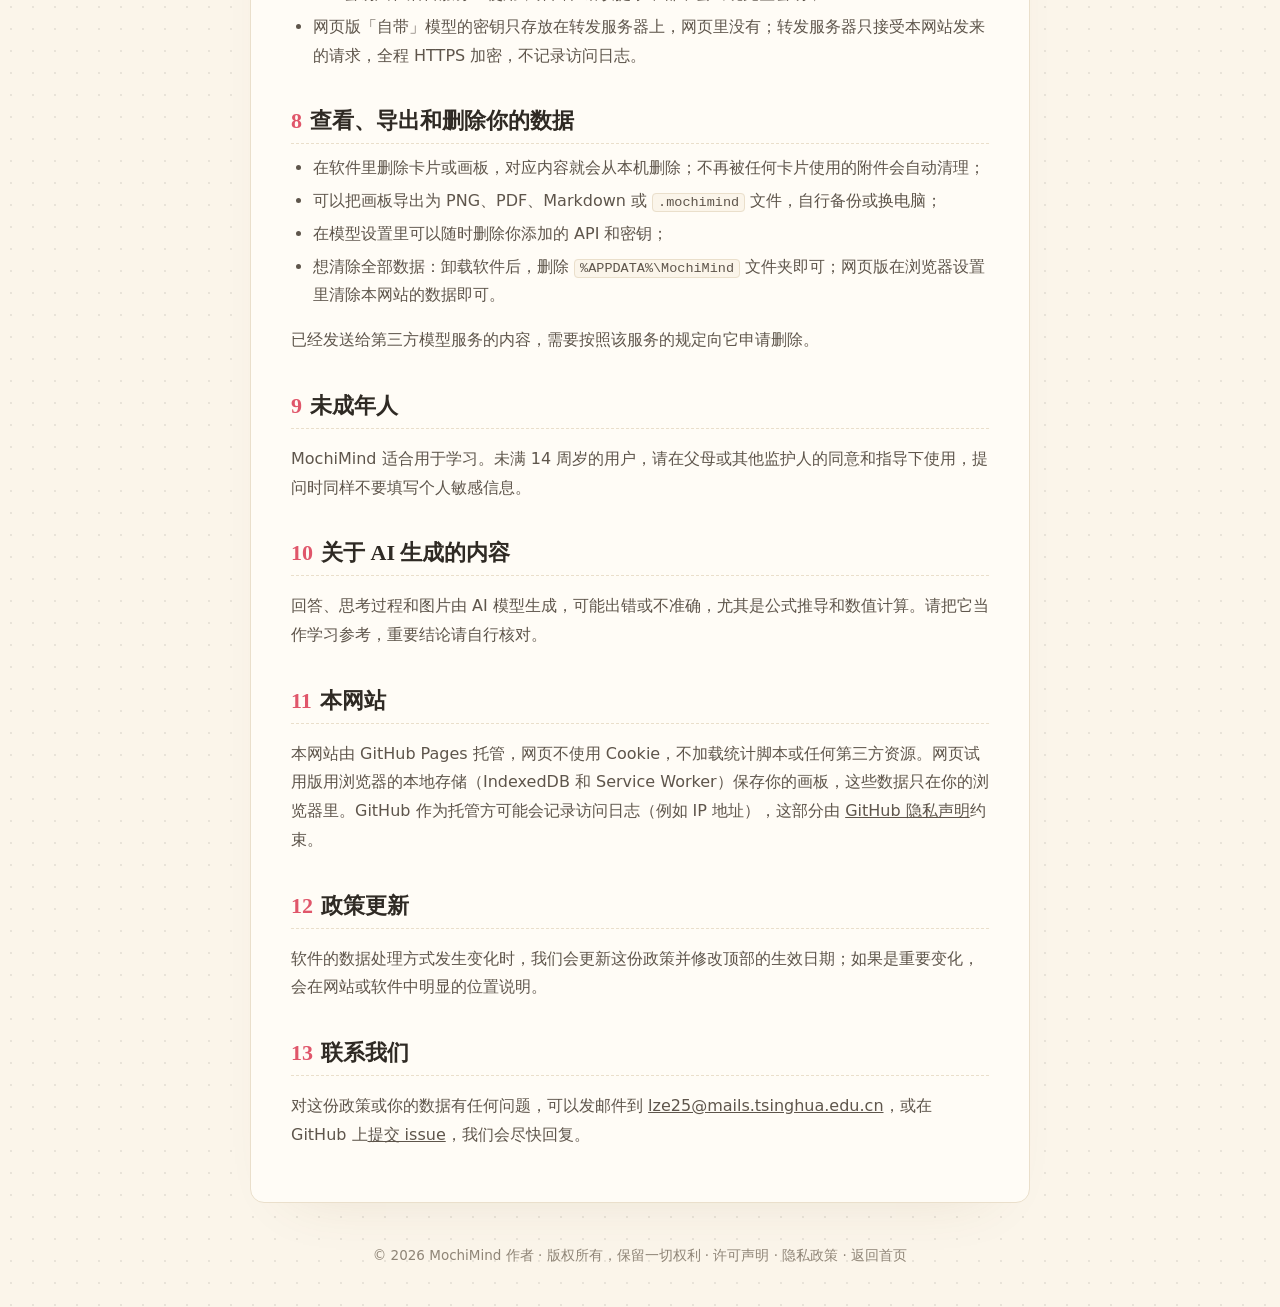
<file: privacy.html>
<!doctype html>
<html lang="zh-CN">
<head>
  <meta charset="utf-8" />
  <meta name="viewport" content="width=device-width, initial-scale=1" />
  <title>隐私政策 · MochiMind</title>
  <meta name="description" content="MochiMind 隐私政策：画板和附件保存在你的电脑上；提问时，问题和附件会发送给你选择的模型服务。不收集、不追踪、不出售。" />
  <link rel="icon" href="assets/icon.svg" type="image/svg+xml" />
  <style>
    :root {
      --bg: #FBF5EA; --paper: #FFFCF6; --ink: #2F2A24; --ink-2: #5E554B; --ink-3: #8F8577;
      --line: #EADFCB; --accent: #E0566A; --accent-2: #E9A84F; --mint: #6FBF9F; --blue: #6F9EEF;
      --shadow: rgba(110, 80, 40, .16);
      --tape-honey: repeating-linear-gradient(-45deg, rgb(224 180 58 / .58) 0 6px, rgb(224 180 58 / .42) 6px 12px);
      --tape-mint: repeating-linear-gradient(-45deg, rgb(126 204 172 / .62) 0 6px, rgb(126 204 172 / .44) 6px 12px);
      --tape-sakura: radial-gradient(circle, rgb(255 255 255 / .8) 0 1.6px, transparent 2.1px) 0 0 / 9px 9px, rgb(240 160 182 / .62);
      --tape-blue: linear-gradient(rgb(255 255 255 / .28) 1px, transparent 1px) 0 0 / 6px 6px, linear-gradient(90deg, rgb(255 255 255 / .28) 1px, transparent 1px) 0 0 / 6px 6px, rgb(104 134 180 / .82);
      --font: "PingFang SC", "Microsoft YaHei", "Source Han Sans SC", system-ui, sans-serif;
      --font-read: "LXGW WenKai", "LXGW WenKai Screen", "KaiTi", "STKaiti", serif;
    }
    @media (prefers-color-scheme: dark) {
      :root { --bg: #17130F; --paper: #221C16; --ink: #EFE6D8; --ink-2: #C9BDAA; --ink-3: #9A8F80; --line: #3A3128; --shadow: rgba(0, 0, 0, .5); }
    }
    * { box-sizing: border-box; }
    html { scroll-behavior: smooth; }
    body {
      margin: 0; background: var(--bg); color: var(--ink); font: 16px/1.8 var(--font); -webkit-font-smoothing: antialiased;
      background-image: radial-gradient(circle, color-mix(in srgb, var(--ink) 9%, transparent) 1px, transparent 1.3px);
      background-size: 22px 22px;
    }
    a { color: inherit; }
    .wrap { max-width: 1120px; margin: 0 auto; padding: 0 20px; }

    nav { position: sticky; top: 0; z-index: 10; backdrop-filter: blur(12px); background: color-mix(in srgb, var(--bg) 82%, transparent); border-bottom: 1px solid var(--line); }
    nav .wrap { display: flex; align-items: center; gap: 18px; height: 58px; }
    .brand { display: flex; align-items: center; gap: 9px; font-weight: 700; letter-spacing: .02em; text-decoration: none; font-size: 17px; }
    .brand img { width: 28px; height: 28px; border-radius: 8px; box-shadow: 0 4px 10px -6px var(--shadow); }
    .brand em { font-style: normal; color: var(--accent); }
    nav .links { margin-left: auto; display: flex; gap: 22px; font-size: 14.5px; color: var(--ink-2); }
    nav .links a { text-decoration: none; }
    nav .links a:hover { color: var(--accent); }

    .tape {
      display: inline-block; padding: 4px 18px; font: 600 13px var(--font); letter-spacing: .1em; color: #6B4F12;
      background: var(--tape-honey); transform: rotate(-2deg);
      clip-path: polygon(0 0, 100% 0, 97% 22%, 100% 44%, 96.5% 66%, 100% 100%, 0 100%, 3% 78%, 0 56%, 3.5% 34%);
    }
    .tape.mint { background: var(--tape-mint); color: #1F5B47; }
    .tape.sakura { background: var(--tape-sakura); color: #8A2F4A; }
    .tape.blue { background: var(--tape-blue); color: #F4F7FF; }

    header { padding: 56px 0 8px; text-align: center; }
    header h1 { margin: 16px 0 8px; font: 700 clamp(30px, 5vw, 44px)/1.25 var(--font-read); }
    header p { margin: 0; color: var(--ink-3); font-size: 14.5px; }

    .summary { max-width: 900px; margin: 36px auto 0; display: grid; grid-template-columns: repeat(auto-fit, minmax(240px, 1fr)); gap: 18px; }
    .summary div { position: relative; background: var(--paper); border: 1px solid var(--line); border-radius: 6px; padding: 28px 20px 18px; box-shadow: 0 16px 30px -24px var(--shadow); }
    .summary .tape { position: absolute; top: -12px; left: 18px; }
    .summary h3 { margin: 2px 0 4px; font: 700 18px/1.4 var(--font-read); }
    .summary p { margin: 0; color: var(--ink-2); font-size: 14.5px; }

    article { max-width: 780px; margin: 48px auto 0; background: var(--paper); border: 1px solid var(--line); border-radius: 14px; padding: 12px 40px 36px; box-shadow: 0 30px 60px -44px var(--shadow); }
    article h2 { margin: 36px 0 10px; font: 700 22px/1.4 var(--font-read); padding-bottom: 6px; border-bottom: 1px dashed var(--line); scroll-margin-top: 76px; }
    article h2 span { color: var(--accent); margin-right: 8px; }
    article p, article li { color: var(--ink-2); }
    article ul { padding-left: 22px; margin: 8px 0; }
    article li { margin: 4px 0; }
    article b { color: var(--ink); }
    code { font: 13.5px/1.5 Consolas, "Cascadia Mono", monospace; background: var(--bg); border: 1px solid var(--line); border-radius: 4px; padding: 1px 5px; word-break: break-all; }
    .hl { color: var(--ink); font-weight: 700; padding: 0 2px; background: linear-gradient(transparent 58%, color-mix(in srgb, var(--accent-2) 50%, transparent) 58%); }

    .table { overflow-x: auto; margin: 12px 0; }
    table { width: 100%; border-collapse: collapse; font-size: 14.5px; min-width: 520px; }
    th, td { text-align: left; vertical-align: top; padding: 10px 12px; border-bottom: 1px solid var(--line); }
    th { font-weight: 700; color: var(--ink); background: color-mix(in srgb, var(--mint) 12%, transparent); }
    td { color: var(--ink-2); }
    td:first-child { color: var(--ink); font-weight: 600; white-space: nowrap; }

    .callout { margin: 14px 0; padding: 12px 16px; border-left: 3px solid var(--accent-2); background: color-mix(in srgb, var(--accent-2) 9%, transparent); color: var(--ink-2); font-size: 15px; }

    footer { padding: 40px 0; text-align: center; color: var(--ink-3); font-size: 13.5px; }
    footer a { text-decoration: none; }
    footer a:hover { color: var(--accent); }

    @media (max-width: 760px) {
      nav .links { display: none; }
      article { padding: 4px 20px 28px; border-radius: 10px; }
      header { padding-top: 40px; }
    }
    @media (prefers-reduced-motion: reduce) { html { scroll-behavior: auto; } }
  </style>
</head>
<body>
  <nav>
    <div class="wrap">
      <a class="brand" href="./"><img src="assets/icon.svg" alt="" /> Mochi<em>Mind</em></a>
      <div class="links"><a href="./#who">适合谁</a><a href="./#features">功能</a><a href="./#privacy">隐私</a><a href="./#support">支持与合作</a><a href="./#get">下载</a></div>
    </div>
  </nav>

  <header>
    <div class="wrap">
      <span class="tape mint">隐私政策</span>
      <h1>你的笔记在哪里，会发给谁</h1>
      <p>生效日期：2026 年 11 月 28 日 · 适用于 MochiMind 的 Windows 和 Mac 桌面软件（v2.1 及以后版本，本次更新对应 v4.1.0）、安卓手机 App、网页版（包括在 iPhone 上「添加到主屏幕」使用），以及本网站</p>
    </div>
  </header>

  <div class="wrap">
    <div class="summary">
      <div><span class="tape mint">存在本机</span><h3>画板只在你的设备上</h3><p>卡片、笔记、附件和设置都保存在本机（网页版保存在你的浏览器里，手机 App 保存在手机上）。账号是可选的，不注册也能用全部功能；开发者看不到你的画板。</p></div>
      <div><span class="tape">提问才发出</span><h3>只发给你选的模型</h3><p>提问时，问题和带上的附件会发送给你选择的模型服务来生成回答。</p></div>
      <div><span class="tape sakura">不收集</span><h3>不追踪、不出售</h3><p>没有统计分析、没有广告、没有崩溃上报，也不会把数据卖给或分享给任何人。</p></div>
    </div>

    <article>
      <h2 id="scope"><span>1</span>这份政策说的是什么</h2>
      <p>MochiMind 是一款由个人开发者维护的 Windows 桌面软件（下文的"我们"指开发者）。这份政策说明软件会处理哪些信息、存在哪里、什么时候会发送给第三方，以及你可以怎样删除它们。</p>
      <p>MochiMind 不要求注册账号，<b>不在任何服务器上保存你的内容</b>。经过我们服务器的只有两种情况：一是<b>网页版、手机 App 和 Mac 版用「自带」模型提问</b>：为了不把模型服务的密钥放进软件，这类提问会先经过我们的转发服务器 <code>api.mochimind.cc</code>，再由它转给模型服务（详见第 3 节），转发服务器只负责转发，不保存问题、回答和图片；二是<b>你主动注册的账号</b>（可选，详见第 4 节）。</p>

      <h2 id="local"><span>2</span>保存在你电脑上的内容</h2>
      <p>以下内容都保存在本机的 <code>%APPDATA%\MochiMind</code> 文件夹里，不会上传到我们这里：</p>
      <ul>
        <li><b>画板</b>：每张卡片的问题、AI 的回答、思考过程、笔记、排版和样式；</li>
        <li><b>附件</b>：你拖入或粘贴的文件、图片，文件夹整理出的摘要，以及 AI 生成的图片；</li>
        <li><b>设置</b>：主题、上次使用的画板和模型、是否已看过首次提问提示等；</li>
        <li><b>你手动添加的 API</b>：服务地址和密钥。密钥只在本机的后台服务里使用，软件界面拿不到完整密钥；</li>
        <li><b>阅读模式打开的书</b>（PDF）和<b>你选作壁纸的图片</b>：和附件一样保存在本机；</li>
        <li><b>你上传的文档模板</b>（.css）、阅读进度与色调、壁纸和背景音乐的偏好、界面语言：保存在软件自己的本地存储里。</li>
      </ul>
      <p>背景音乐里「本地音乐」选择的音乐文件，只在这次打开软件期间直接从你的电脑播放，<b>不会被复制、保存或上传</b>。自带的钢琴曲和环境音都在软件内部，播放时不联网。</p>
      <p><b>网页试用版</b>（<a href="app/">在线试用</a>）不安装到电脑上：以上内容（包括你在网页版里填的 API 密钥）保存在<b>你这个浏览器的本地存储</b>里，同样不会上传给我们。换浏览器或清除浏览器里本网站的数据，这些内容就会消失。</p>

      <h2 id="sent"><span>3</span>什么时候会有内容离开你的电脑</h2>
      <p>只有在下面几种情况下，软件才会把内容发送出去，而且<span class="hl">只发给完成这件事所需的那一个服务</span>：</p>
      <div class="table">
        <table>
          <thead><tr><th>你在做什么</th><th>发送的内容</th><th>发给谁</th></tr></thead>
          <tbody>
            <tr><td>提问、追问</td><td>你的问题；勾选"带上前文"时前面几张卡片的问答；引用的段落；附件（图片原图、文本文件的内容）</td><td>你当前选择的模型服务</td></tr>
            <tr><td>网页版、手机 App、Mac 版用「自带」模型提问</td><td>同上（问题、前文、引用、图片附件），以及软件版本号（用来提示过旧的版本更新）；登录了账号时还有账号的登录凭证（用来按账号计算每天的免费次数）</td><td>先到我们的转发服务器 <code>api.mochimind.cc</code>，再转给自带模型的第三方服务。转发服务器不保存内容；为了限制每人每天的免费次数，会在内存里按 IP 地址计数，每天零点（北京时间）清空，不写入磁盘</td></tr>
            <tr><td>阅读模式里「问 AI」「问这一页」</td><td>你选中的那段文字，或当前这一页的文字（连同书名和页码），作为问题的一部分</td><td>你当前选择的模型服务。<b>整本书不会被发送</b>，只发送你提问时带上的文字</td></tr>
            <tr><td>生成图片</td><td>图片描述（会自动带上上一张卡片的主题）</td><td>图片生成服务；生成的图片会下载回本机保存</td></tr>
            <tr><td>拍照提问</td><td>你拍下并选择「用这张」的照片（拍照过程中的画面不会保存或发送）</td><td>照片作为附件保存在本机；提问时随问题发送给你选择的模型服务</td></tr>
            <tr><td>语音输入</td><td>你说话的录音</td><td>语音识别服务；转成文字后录音即丢弃，不会保存</td></tr>
            <tr><td>获取模型列表</td><td>对应服务的 API 密钥（用于身份验证）</td><td>该密钥所属的服务</td></tr>
            <tr><td>背景音乐里的「音乐软件」</td><td>不发送任何内容，只是在浏览器里打开网易云音乐 / QQ 音乐的公开歌单或榜单页面</td><td>对应的音乐网站（适用它们自己的隐私政策）</td></tr>
            <tr><td>导出 PDF / HTML / 图片</td><td>不发送任何内容：文档在本机生成，保存到你选择的位置</td><td>—</td></tr>
            <tr><td>检查更新</td><td>只读取一份公开的版本信息；请求里只带软件名和版本号，不含任何个人信息或笔记内容</td><td>本网站（GitHub Pages）。可在「关于与支持」里关闭"启动时自动检查更新"</td></tr>
          </tbody>
        </table>
      </div>
      <p>"你选择的模型服务"取决于提问框下方的模型来源：</p>
      <ul>
        <li><b>自带</b>：由第三方模型服务提供商提供（模型列表见<a href="./#models">首页</a>）；</li>
        <li><b>手动</b>：你自己填写的服务地址，提问框会显示它的域名（网页版由你的浏览器直接发给该服务，不经过我们）；</li>
        <li><b>本机</b>：如果是 Ollama、LM Studio 这类在本机运行的模型，内容<b>不会离开你的电脑</b>；如果是 Claude Code、Codex 等命令行工具或 CC Switch，内容会交给这些工具，再由它们按各自的设置发给对应的服务。</li>
      </ul>
      <p>这些服务如何处理收到的内容，适用它们各自的隐私政策和服务条款。软件在你<b>第一次提问前</b>会在提问框里提示一次内容的去向。</p>
      <div class="callout">建议不要在问题或附件里放身份证号、银行卡号、密码等敏感信息。</div>

      <h2 id="account"><span>4</span>账号（可选）</h2>
      <p>MochiMind 可以注册一个账号，但<b>完全是可选的</b>：软件从不弹出注册或登录窗口，不注册也能使用全部功能。只有你在「关于与支持」里主动注册或登录时，才会用到它。</p>
      <ul>
        <li><b>保存什么</b>：你的邮箱、注册时间，以及密码经过加盐哈希（scrypt）后的结果——服务器上没有你的密码原文；登录后发给你设备的登录凭证，服务器上也只存它的哈希和最近使用时间。<b>不保存</b>你的画板、问题、回答和附件。</li>
        <li><b>存在哪里</b>：我们的转发服务器 <code>api.mochimind.cc</code>，只有开发者能访问。登录凭证本身只保存在你的设备上。</li>
        <li><b>用来做什么</b>：登录后用「自带」模型提问时，每天的免费次数按账号计算，而不是按网络地址；以后可能据此给账号分配专属的模型额度。不会用来发广告，也不会给任何第三方。</li>
        <li><b>删除账号</b>：在软件里点「退出登录」会让这台设备上的登录失效；想彻底删除账号和邮箱，发邮件到 <a href="mailto:lze25@mails.tsinghua.edu.cn">lze25@mails.tsinghua.edu.cn</a> 说明即可。</li>
      </ul>

      <h2 id="discover"><span>5</span>软件会读取的本机信息</h2>
      <p>为了自动找到你电脑上已有的模型来源，软件会在<b>本机</b>读取以下信息：</p>
      <ul>
        <li>CC Switch 的配置；</li>
        <li>Claude Code、Codex 命令行的位置（包括 Claude、Codex 桌面版自带的命令行），以及它们是否已登录：只检查有没有登录记录（例如登录文件是否存在、配置里是否写了账号或密钥项），<b>不读取、不保存、不发送其中的凭据</b>；</li>
        <li>环境变量里的 API 密钥（例如 <code>OPENAI_API_KEY</code>）；</li>
        <li>本机 Ollama、LM Studio 等本地模型服务的地址。</li>
      </ul>
      <p>这些信息只在本机使用。为了列出可用的模型，软件会用找到的密钥向<b>该密钥所属的服务</b>查询模型列表，不会发给其他任何地方。</p>
      <p>在设置里点「一键登录」时，软件会在你的电脑上打开 Claude Code 或 Codex <b>自己的</b>登录窗口，登录过程由它们和对应的官方服务完成，MochiMind 接触不到你的账号和密码。</p>

      <h2 id="not"><span>6</span>我们不做的事</h2>
      <ul>
        <li>不要求注册账号，不收集姓名、手机号；只有你主动注册账号时才保存你的邮箱（见第 4 节），你主动发邮件联系时，我们只用你的邮箱回复你；</li>
        <li>没有统计分析、用户行为追踪或崩溃上报；</li>
        <li>没有广告；</li>
        <li>不会出售、出租或分享你的任何数据。</li>
      </ul>

      <h2 id="security"><span>7</span>安全措施</h2>
      <ul>
        <li>软件的后台服务只在本机地址 <code>127.0.0.1</code> 上运行，每次启动生成一次性的随机令牌，其他程序无法调用；</li>
        <li>软件窗口在沙箱中运行，只开放剪贴板、字体、麦克风和摄像头权限；麦克风只在你点击麦克风按钮时使用，摄像头只在你打开「拍照」面板时开启，关闭面板就会停止；</li>
        <li>API 密钥只在后台服务里使用，界面和错误提示中都不会出现完整密钥；</li>
        <li>网页版「自带」模型的密钥只存放在转发服务器上，网页里没有；转发服务器只接受本网站发来的请求，全程 HTTPS 加密，不记录访问日志。</li>
      </ul>

      <h2 id="control"><span>8</span>查看、导出和删除你的数据</h2>
      <ul>
        <li>在软件里删除卡片或画板，对应内容就会从本机删除；不再被任何卡片使用的附件会自动清理；</li>
        <li>可以把画板导出为 PNG、PDF、Markdown 或 <code>.mochimind</code> 文件，自行备份或换电脑；</li>
        <li>在模型设置里可以随时删除你添加的 API 和密钥；</li>
        <li>想清除全部数据：卸载软件后，删除 <code>%APPDATA%\MochiMind</code> 文件夹即可；网页版在浏览器设置里清除本网站的数据即可。</li>
      </ul>
      <p>已经发送给第三方模型服务的内容，需要按照该服务的规定向它申请删除。</p>

      <h2 id="minors"><span>9</span>未成年人</h2>
      <p>MochiMind 适合用于学习。未满 14 周岁的用户，请在父母或其他监护人的同意和指导下使用，提问时同样不要填写个人敏感信息。</p>

      <h2 id="ai"><span>10</span>关于 AI 生成的内容</h2>
      <p>回答、思考过程和图片由 AI 模型生成，可能出错或不准确，尤其是公式推导和数值计算。请把它当作学习参考，重要结论请自行核对。</p>

      <h2 id="site"><span>11</span>本网站</h2>
      <p>本网站由 GitHub Pages 托管，网页不使用 Cookie，不加载统计脚本或任何第三方资源。网页试用版用浏览器的本地存储（IndexedDB 和 Service Worker）保存你的画板，这些数据只在你的浏览器里。GitHub 作为托管方可能会记录访问日志（例如 IP 地址），这部分由 <a href="https://docs.github.com/en/site-policy/privacy-policies/github-general-privacy-statement" rel="noopener">GitHub 隐私声明</a>约束。</p>

      <h2 id="changes"><span>12</span>政策更新</h2>
      <p>软件的数据处理方式发生变化时，我们会更新这份政策并修改顶部的生效日期；如果是重要变化，会在网站或软件中明显的位置说明。</p>

      <h2 id="contact"><span>13</span>联系我们</h2>
      <p>对这份政策或你的数据有任何问题，可以发邮件到 <a href="mailto:lze25@mails.tsinghua.edu.cn">lze25@mails.tsinghua.edu.cn</a>，或在 GitHub 上<a href="https://github.com/2061311947/MochiMind-site/issues" rel="noopener">提交 issue</a>，我们会尽快回复。</p>
    </article>
  </div>

  <footer>
    <div class="wrap">© 2026 MochiMind 作者 · 版权所有，保留一切权利 · <a href="license.html">许可声明</a> · <a href="privacy.html">隐私政策</a> · <a href="./">返回首页</a></div>
  </footer>
</body>
</html>
</file>
<file: app/assets/index-DIdwe14E.css>
@font-face{font-family:LXGW WenKai;font-style:normal;font-display:swap;font-weight:300;src:url(./lxgw-wenkai-latin-300-normal-C8VSm67X.woff2) format("woff2"),url(./lxgw-wenkai-latin-300-normal-nDS1Nj8n.woff) format("woff")}@font-face{font-family:LXGW WenKai;font-style:normal;font-display:swap;font-weight:300;src:url(./lxgw-wenkai-latin-300-normal-C8VSm67X.woff2) format("woff2"),url(./lxgw-wenkai-latin-300-normal-nDS1Nj8n.woff) format("woff")}@font-face{font-family:LXGW WenKai;font-style:normal;font-display:swap;font-weight:500;src:url(./lxgw-wenkai-latin-500-normal-opG5z_Xo.woff2) format("woff2"),url(./lxgw-wenkai-latin-500-normal-Addkauoq.woff) format("woff")}@font-face{font-family:ZCOOL KuaiLe;font-style:normal;font-display:swap;font-weight:400;src:url(./zcool-kuaile-5-400-normal-z9NWNxVV.woff2) format("woff2"),url(./zcool-kuaile-5-400-normal-D8A6wKhf.woff) format("woff");unicode-range:U+fee3,U+fef3,U+ff03-ff04,U+ff07,U+ff0a,U+ff17-ff19,U+ff1c-ff1d,U+ff20-ff3a,U+ff3c,U+ff3e-ff5b,U+ff5d,U+ff61-ff65,U+ff67-ff6a,U+ff6c,U+ff6f-ff78,U+ff7a-ff7d,U+ff80-ff84,U+ff86,U+ff89-ff8e,U+ff92,U+ff97-ff9b,U+ff9d-ff9f,U+ffe0-ffe4,U+ffe6,U+ffe9,U+ffeb,U+ffed,U+fffc,U+1f004,U+1f170-1f171,U+1f192-1f195,U+1f198-1f19a,U+1f1e6-1f1e8}@font-face{font-family:ZCOOL KuaiLe;font-style:normal;font-display:swap;font-weight:400;src:url([data-uri]) format("woff2"),url([data-uri]) format("woff");unicode-range:U+f0a7,U+f0b2,U+f0b7,U+f0c9,U+f0d8,U+f0da,U+f0dc-f0dd,U+f0e0,U+f0e6,U+f0eb,U+f0fc,U+f101,U+f104-f105,U+f107,U+f10b,U+f11b,U+f14b,U+f18a,U+f193,U+f1d6-f1d7,U+f244,U+f27a,U+f296,U+f2ae,U+f471,U+f4b3,U+f610-f611,U+f880-f881,U+f8ec,U+f8f5,U+f8ff,U+f901,U+f90a,U+f92c-f92d,U+f934,U+f937,U+f941,U+f965,U+f967,U+f969,U+f96b,U+f96f,U+f974,U+f978-f979,U+f97e,U+f981,U+f98a,U+f98e,U+f997,U+f99c,U+f9b2,U+f9b5,U+f9ba,U+f9be,U+f9ca,U+f9d0-f9d1,U+f9dd,U+f9e0-f9e1,U+f9e4,U+f9f7,U+fa00-fa01,U+fa08,U+fa0a,U+fa11,U+fb01-fb02,U+fdfc,U+fe0e,U+fe30-fe31,U+fe33-fe44,U+fe49-fe52,U+fe54-fe57,U+fe59-fe66,U+fe68-fe6b,U+fe8e,U+fe92-fe93,U+feae,U+feb8,U+fecb-fecc,U+fee0}@font-face{font-family:ZCOOL KuaiLe;font-style:normal;font-display:swap;font-weight:400;src:url([data-uri]) format("woff2"),url([data-uri]) format("woff");unicode-range:U+9f83,U+9f85-9f8d,U+9f90-9f91,U+9f94-9f96,U+9f98,U+9f9b-9f9c,U+9f9e,U+9fa0,U+9fa2,U+9ff0-9fff,U+a001,U+a007,U+a025,U+a046-a047,U+a057,U+a072,U+a078-a079,U+a083,U+a085,U+a100,U+a118,U+a132,U+a134,U+a1f4,U+a242,U+a4a6,U+a4aa,U+a4b0-a4b1,U+a4b3,U+a9c1-a9c2,U+ac00-ac01,U+ac04,U+ac08,U+ac10-ac11,U+ac13-ac16,U+ac19,U+ac1c-ac1d,U+ac24,U+ac70-ac71,U+ac74,U+ac77-ac78,U+ac80-ac81,U+ac83,U+ac8c,U+ac90,U+ac9f-aca0,U+aca8-aca9,U+acac,U+acb0,U+acbd,U+acc1,U+acc4,U+ace0-ace1,U+ace4,U+ace8,U+acf3,U+acf5,U+acfc-acfd,U+ad00,U+ad0c,U+ad11,U+ad1c,U+ad34,U+ad50,U+ad64,U+ad6c,U+ad70,U+ad74,U+ad7f,U+ad81,U+ad8c,U+adc0,U+adc8,U+addc,U+ade0,U+adf8-adf9,U+adfc,U+ae00,U+ae08-ae09,U+ae0b,U+ae30,U+ae34,U+ae38,U+ae40,U+ae4a,U+ae4c,U+ae54,U+ae68,U+aebc,U+aed8,U+af2c-af2d}@font-face{font-family:ZCOOL KuaiLe;font-style:normal;font-display:swap;font-weight:400;src:url(./zcool-kuaile-22-400-normal-Mer-UJ_n.woff2) format("woff2"),url(./zcool-kuaile-22-400-normal-BLBcUHfe.woff) format("woff");unicode-range:U+9e30-9e33,U+9e35-9e3b,U+9e3e,U+9e40-9e44,U+9e46-9e4e,U+9e51,U+9e53,U+9e55-9e58,U+9e5a-9e5c,U+9e5e-9e63,U+9e66-9e6e,U+9e71,U+9e73,U+9e75,U+9e78-9e79,U+9e7c-9e7e,U+9e82,U+9e86-9e88,U+9e8b-9e8c,U+9e90-9e91,U+9e93,U+9e95,U+9e97,U+9e9d,U+9ea4-9ea5,U+9ea9-9eaa,U+9eb4-9eb5,U+9eb8-9eba,U+9ebc-9ebf,U+9ec3,U+9ec9,U+9ecd,U+9ed0,U+9ed2-9ed3,U+9ed5-9ed6,U+9ed9,U+9edc-9edd,U+9edf-9ee0,U+9ee2,U+9ee5,U+9ee7-9eea,U+9eef,U+9ef1,U+9ef3-9ef4,U+9ef6,U+9ef9,U+9efb-9efc,U+9efe,U+9f0b,U+9f0d,U+9f10,U+9f14,U+9f17,U+9f19,U+9f22,U+9f29,U+9f2c,U+9f2f,U+9f31,U+9f37,U+9f39,U+9f3d-9f3e,U+9f41,U+9f4a-9f4b,U+9f51-9f52,U+9f61-9f63,U+9f66-9f67,U+9f80-9f81}@font-face{font-family:ZCOOL KuaiLe;font-style:normal;font-display:swap;font-weight:400;src:url(./zcool-kuaile-23-400-normal-Hj5Yxesf.woff2) format("woff2"),url(./zcool-kuaile-23-400-normal-DZG4CD65.woff) format("woff");unicode-range:U+9c82-9c83,U+9c85-9c8c,U+9c8e-9c92,U+9c94-9c9b,U+9c9e-9ca3,U+9ca5-9ca7,U+9ca9,U+9cab,U+9cad-9cae,U+9cb1-9cb7,U+9cb9-9cbd,U+9cbf-9cc0,U+9cc3,U+9cc5-9cc7,U+9cc9-9cd1,U+9cd3-9cda,U+9cdc-9cdd,U+9cdf,U+9ce1-9ce3,U+9ce5,U+9ce9,U+9cee-9cef,U+9cf3-9cf4,U+9cf6,U+9cfc-9cfd,U+9d02,U+9d08-9d09,U+9d12,U+9d1b,U+9d1e,U+9d26,U+9d28,U+9d37,U+9d3b,U+9d3f,U+9d51,U+9d59,U+9d5c-9d5d,U+9d5f-9d61,U+9d6c,U+9d70,U+9d72,U+9d7a,U+9d7e,U+9d84,U+9d89,U+9d8f,U+9d92,U+9daf,U+9db4,U+9db8,U+9dbc,U+9dc4,U+9dc7,U+9dc9,U+9dd7,U+9ddf,U+9df2,U+9df9-9dfa,U+9e0a,U+9e11,U+9e1a,U+9e1e,U+9e20,U+9e22,U+9e28-9e2c,U+9e2e-9e2f}@font-face{font-family:ZCOOL KuaiLe;font-style:normal;font-display:swap;font-weight:400;src:url(./zcool-kuaile-24-400-normal-B1qwcg9m.woff2) format("woff2"),url(./zcool-kuaile-24-400-normal-CTY86l0s.woff) format("woff");unicode-range:U+9a80,U+9a83,U+9a85,U+9a88-9a8a,U+9a8d-9a8e,U+9a90,U+9a92-9a93,U+9a95-9a96,U+9a98-9a99,U+9a9b-9aa2,U+9aa5,U+9aa7,U+9aaf-9ab1,U+9ab5-9ab6,U+9ab9-9aba,U+9ac0-9ac4,U+9ac8,U+9acb-9acc,U+9ace-9acf,U+9ad1-9ad2,U+9ad9,U+9adf,U+9ae1,U+9ae3,U+9aea-9aeb,U+9aed-9aef,U+9af4,U+9af9,U+9afb,U+9b03-9b04,U+9b06,U+9b08,U+9b0d,U+9b0f-9b10,U+9b13,U+9b18,U+9b1a,U+9b1f,U+9b22-9b23,U+9b25,U+9b27-9b28,U+9b2a,U+9b2f,U+9b31-9b32,U+9b3b,U+9b43,U+9b46-9b49,U+9b4d-9b4e,U+9b51,U+9b56,U+9b58,U+9b5a,U+9b5c,U+9b5f,U+9b61-9b62,U+9b6f,U+9b77,U+9b80,U+9b88,U+9b8b,U+9b8e,U+9b91,U+9b9f-9ba0,U+9ba8,U+9baa-9bab,U+9bad-9bae,U+9bb0-9bb1,U+9bb8,U+9bc9-9bca,U+9bd3,U+9bd6,U+9bdb,U+9be8,U+9bf0-9bf1,U+9c02,U+9c10,U+9c15,U+9c24,U+9c2d,U+9c32,U+9c39,U+9c3b,U+9c40,U+9c47-9c49,U+9c53,U+9c57,U+9c64,U+9c72,U+9c77-9c78,U+9c7b,U+9c7f-9c80}@font-face{font-family:ZCOOL KuaiLe;font-style:normal;font-display:swap;font-weight:400;src:url(./zcool-kuaile-25-400-normal-DSdKaRTp.woff2) format("woff2"),url(./zcool-kuaile-25-400-normal-yX-NWOnm.woff) format("woff");unicode-range:U+98dd,U+98e1-98e2,U+98e7-98ea,U+98ec,U+98ee-98ef,U+98f2,U+98f4,U+98fc-98fe,U+9903,U+9905,U+9908,U+990a,U+990c-990d,U+9913-9914,U+9918,U+991a-991b,U+991e,U+9921,U+9928,U+992c,U+992e,U+9935,U+9938-9939,U+993d-993e,U+9945,U+994b-994c,U+9951-9952,U+9954-9955,U+9957,U+995e,U+9963,U+9966-9969,U+996b-996c,U+996f,U+9974-9975,U+9977-9979,U+997d-997e,U+9980-9981,U+9983-9984,U+9987,U+998a-998b,U+998d-9991,U+9993-9995,U+9997-9998,U+99a5,U+99ab,U+99ad-99ae,U+99b1,U+99b3-99b4,U+99bc,U+99bf,U+99c1,U+99c3-99c6,U+99cc,U+99d0,U+99d2,U+99d5,U+99db,U+99dd,U+99e1,U+99ed,U+99f1,U+99ff,U+9a01,U+9a03-9a04,U+9a0e-9a0f,U+9a11-9a13,U+9a19,U+9a1b,U+9a28,U+9a2b,U+9a30,U+9a32,U+9a37,U+9a40,U+9a45,U+9a4a,U+9a4d-9a4e,U+9a52,U+9a55,U+9a57,U+9a5a-9a5b,U+9a5f,U+9a62,U+9a65,U+9a69,U+9a6b,U+9a6e,U+9a75,U+9a77-9a7a,U+9a7d}@font-face{font-family:ZCOOL KuaiLe;font-style:normal;font-display:swap;font-weight:400;src:url(./zcool-kuaile-26-400-normal-DTUktEwg.woff2) format("woff2"),url(./zcool-kuaile-26-400-normal-DWWCT-1f.woff) format("woff");unicode-range:U+975b-975c,U+9763,U+9765-9766,U+976c-976d,U+9773,U+9776,U+977a,U+977c,U+9784-9785,U+978e-978f,U+9791-9792,U+9794-9795,U+9798,U+979a,U+979e,U+97a3,U+97a5-97a6,U+97a8,U+97ab-97ac,U+97ae-97af,U+97b2,U+97b4,U+97c6,U+97cb-97cc,U+97d3,U+97d8,U+97dc,U+97e1,U+97ea-97eb,U+97ee,U+97fb,U+97fe-97ff,U+9801-9803,U+9805-9806,U+9808,U+980c,U+9810-9814,U+9817-9818,U+981e,U+9820-9821,U+9824,U+9828,U+982b-982d,U+9830,U+9834,U+9838-9839,U+983c,U+9846,U+984d-984f,U+9851-9852,U+9854-9855,U+9857-9858,U+985a-985b,U+9862-9863,U+9865,U+9867,U+986b,U+986f-9871,U+9877-9878,U+987c,U+9880,U+9883,U+9885,U+9889,U+988b-988f,U+9893-9895,U+9899-989b,U+989e-989f,U+98a1-98a2,U+98a5-98a7,U+98a9,U+98af,U+98b1,U+98b6,U+98ba,U+98be,U+98c3-98c4,U+98c6-98c8,U+98cf-98d6,U+98da-98db}@font-face{font-family:ZCOOL KuaiLe;font-style:normal;font-display:swap;font-weight:400;src:url(./zcool-kuaile-27-400-normal-D1uQpAoH.woff2) format("woff2"),url(./zcool-kuaile-27-400-normal-yOI3nk3V.woff) format("woff");unicode-range:U+95c4-95ca,U+95cc-95cd,U+95d4-95d6,U+95d8,U+95e1-95e2,U+95e9,U+95f0-95f1,U+95f3,U+95f6,U+95fc,U+95fe-95ff,U+9602-9604,U+9606-960d,U+960f,U+9611-9613,U+9615-9617,U+9619-961b,U+961d,U+9621,U+9628,U+962f,U+963c-963e,U+9641-9642,U+9649,U+9654,U+965b-965f,U+9661,U+9663,U+9665,U+9667-9668,U+966c,U+9670,U+9672-9674,U+9678,U+967a,U+967d,U+9682,U+9685,U+9688,U+968a,U+968d-968e,U+9695,U+9697-9698,U+969e,U+96a0,U+96a3-96a4,U+96a8,U+96aa,U+96b0-96b1,U+96b3-96b4,U+96b7-96b9,U+96bb-96bd,U+96c9,U+96cb,U+96ce,U+96d1-96d2,U+96d6,U+96d9,U+96db-96dc,U+96de,U+96e0,U+96e3,U+96e9,U+96eb,U+96f0-96f2,U+96f9,U+96ff,U+9701-9702,U+9705,U+9708,U+970a,U+970e-970f,U+9711,U+9719,U+9727,U+972a,U+972d,U+9730,U+973d,U+9742,U+9744,U+9748-9749,U+9750-9751,U+975a}@font-face{font-family:ZCOOL KuaiLe;font-style:normal;font-display:swap;font-weight:400;src:url(./zcool-kuaile-28-400-normal-BXEvDRJ6.woff2) format("woff2"),url(./zcool-kuaile-28-400-normal-DbV-_7UQ.woff) format("woff");unicode-range:U+94f5,U+94f7,U+94f9,U+94fb-94fd,U+94ff,U+9503-9504,U+9506-9507,U+9509-950a,U+950d-950f,U+9511-9518,U+951a-9520,U+9522,U+9528-952d,U+9530-953a,U+953c-953f,U+9543-9546,U+9548-9550,U+9552-9555,U+9557-955b,U+955d-9568,U+956a-956d,U+9570-9574,U+9583,U+9586,U+9589,U+958e-958f,U+9591-9592,U+9594,U+9598-9599,U+959e-95a0,U+95a2-95a6,U+95a8-95b2,U+95b4,U+95b8-95c3}@font-face{font-family:ZCOOL KuaiLe;font-style:normal;font-display:swap;font-weight:400;src:url(./zcool-kuaile-29-400-normal-CW1Sn7MN.woff2) format("woff2"),url(./zcool-kuaile-29-400-normal-DXiQBLQm.woff) format("woff");unicode-range:U+941c-942b,U+942d-942e,U+9432-9433,U+9435,U+9438,U+943a,U+943e,U+9444,U+944a,U+9451-9452,U+945a,U+9462-9463,U+9465,U+9470-9487,U+948a-9492,U+9494-9498,U+949a,U+949c-949d,U+94a1,U+94a3-94a4,U+94a8,U+94aa-94ad,U+94af,U+94b2,U+94b4-94ba,U+94bc-94c0,U+94c4,U+94c6-94db,U+94de-94ec,U+94ee-94f1,U+94f3}@font-face{font-family:ZCOOL KuaiLe;font-style:normal;font-display:swap;font-weight:400;src:url([data-uri]) format("woff2"),url([data-uri]) format("woff");unicode-range:U+92ec-92ed,U+92f0,U+92f3,U+92f8,U+92fc,U+9304,U+9306,U+9310,U+9312,U+9315,U+9318,U+931a,U+931e,U+9320-9322,U+9324,U+9326-9329,U+932b-932c,U+932f,U+9331-9332,U+9335-9336,U+933e,U+9340-9341,U+934a-9360,U+9362-9363,U+9365-936b,U+936e,U+9375,U+937e,U+9382,U+938a,U+938c,U+938f,U+9393-9394,U+9396-9397,U+939a,U+93a2,U+93a7,U+93ac-93cd,U+93d0-93d1,U+93d6-93d8,U+93de-93df,U+93e1-93e2,U+93e4,U+93f8,U+93fb,U+93fd,U+940e-941a}@font-face{font-family:ZCOOL KuaiLe;font-style:normal;font-display:swap;font-weight:400;src:url(./zcool-kuaile-31-400-normal-C1CdD7mW.woff2) format("woff2"),url(./zcool-kuaile-31-400-normal-Dul11W6C.woff) format("woff");unicode-range:U+9163-9164,U+9169,U+9170,U+9172,U+9174,U+9179-917a,U+917d-917e,U+9182-9183,U+9185,U+918c-918d,U+9190-9191,U+919a,U+919c,U+91a1-91a4,U+91a8,U+91aa-91af,U+91b4-91b5,U+91b8,U+91ba,U+91be,U+91c0-91c1,U+91c6,U+91c8,U+91cb,U+91d0,U+91d2,U+91d7-91d8,U+91dd,U+91e3,U+91e6-91e7,U+91ed,U+91f0,U+91f5,U+91f9,U+9200,U+9205,U+9207-920a,U+920d-920e,U+9210,U+9214-9215,U+921c,U+921e,U+9221,U+9223-9227,U+9229-922a,U+922d,U+9234-9235,U+9237,U+9239-923a,U+923c-9240,U+9244-9246,U+9249,U+924e-924f,U+9251,U+9253,U+9257,U+925b,U+925e,U+9262,U+9264-9266,U+9268,U+926c,U+926f,U+9271,U+927b,U+927e,U+9280,U+9283,U+9285-928a,U+928e,U+9291,U+9293,U+9296,U+9298,U+929c-929d,U+92a8,U+92ab-92ae,U+92b3,U+92b6-92b7,U+92b9,U+92c1,U+92c5-92c6,U+92c8,U+92cc,U+92d0,U+92d2,U+92e4,U+92ea}@font-face{font-family:ZCOOL KuaiLe;font-style:normal;font-display:swap;font-weight:400;src:url(./zcool-kuaile-32-400-normal-Dwb-P_4T.woff2) format("woff2"),url(./zcool-kuaile-32-400-normal-C37dYe5Q.woff) format("woff");unicode-range:U+9004,U+900b,U+9011,U+9015-9016,U+901e,U+9021,U+9026,U+902d,U+902f,U+9031,U+9035-9036,U+9039-903a,U+9041,U+9044-9046,U+904a,U+904f-9052,U+9054-9055,U+9058-9059,U+905b-905e,U+9060-9062,U+9068-9069,U+906f,U+9072,U+9074,U+9076-907a,U+907c-907d,U+9081,U+9083,U+9085,U+9087-908b,U+908f,U+9095,U+9097,U+9099-909b,U+909d,U+90a0-90a1,U+90a8-90a9,U+90ac,U+90b0,U+90b2-90b4,U+90b6,U+90b8,U+90ba,U+90bd-90be,U+90c3-90c5,U+90c7-90c8,U+90cf-90d0,U+90d3,U+90d5,U+90d7,U+90da-90dc,U+90de,U+90e2,U+90e4,U+90e6-90e7,U+90ea-90eb,U+90ef,U+90f4-90f5,U+90f7,U+90fe-9100,U+9104,U+9109,U+910c,U+9112,U+9114-9115,U+9118,U+911c,U+911e,U+9120,U+9122-9123,U+9127,U+912d,U+912f-9132,U+9139-913a,U+9143,U+9146,U+9149-914a,U+914c,U+914e-9150,U+9154,U+9157,U+915a,U+915d-915e,U+9161-9162}@font-face{font-family:ZCOOL KuaiLe;font-style:normal;font-display:swap;font-weight:400;src:url(./zcool-kuaile-33-400-normal-CLs-0l0E.woff2) format("woff2"),url(./zcool-kuaile-33-400-normal-NtRBRRPJ.woff) format("woff");unicode-range:U+8e41-8e42,U+8e47,U+8e49-8e4b,U+8e50-8e53,U+8e59-8e5a,U+8e5f-8e60,U+8e64,U+8e69,U+8e6c,U+8e70,U+8e74,U+8e76,U+8e7a-8e7c,U+8e7f,U+8e84-8e85,U+8e87,U+8e89,U+8e8b,U+8e8d,U+8e8f-8e90,U+8e94,U+8e99,U+8e9c,U+8e9e,U+8eaa,U+8eac,U+8eb0,U+8eb6,U+8ec0,U+8ec6,U+8eca-8ece,U+8ed2,U+8eda,U+8edf,U+8ee2,U+8eeb,U+8ef8,U+8efb-8efe,U+8f03,U+8f09,U+8f0b,U+8f12-8f15,U+8f1b,U+8f1d,U+8f1f,U+8f29-8f2a,U+8f2f,U+8f36,U+8f38,U+8f3b,U+8f3e-8f3f,U+8f44-8f45,U+8f49,U+8f4d-8f4e,U+8f5f,U+8f6b,U+8f6d,U+8f71-8f73,U+8f75-8f76,U+8f78-8f7a,U+8f7c,U+8f7e,U+8f81-8f82,U+8f84,U+8f87,U+8f8a-8f8b,U+8f8d-8f8f,U+8f94-8f95,U+8f97-8f9a,U+8fa6,U+8fad-8faf,U+8fb2,U+8fb5-8fb7,U+8fba-8fbc,U+8fbf,U+8fc2,U+8fcb,U+8fcd,U+8fd3,U+8fd5,U+8fd7,U+8fda,U+8fe2-8fe5,U+8fe8-8fe9,U+8fee,U+8ff3-8ff4,U+8ff8,U+8ffa}@font-face{font-family:ZCOOL KuaiLe;font-style:normal;font-display:swap;font-weight:400;src:url(./zcool-kuaile-34-400-normal-A8JIGSU6.woff2) format("woff2"),url(./zcool-kuaile-34-400-normal-BZmt0Mbk.woff) format("woff");unicode-range:U+8cbd,U+8cbf-8cc4,U+8cc7-8cc8,U+8cca,U+8ccd,U+8cd1,U+8cd3,U+8cdb-8cdc,U+8cde,U+8ce0,U+8ce2-8ce4,U+8ce6-8ce8,U+8cea,U+8ced,U+8cf4,U+8cf8,U+8cfa,U+8cfc-8cfd,U+8d04-8d05,U+8d07-8d08,U+8d0a,U+8d0d,U+8d0f,U+8d13-8d14,U+8d16,U+8d1b,U+8d20,U+8d30,U+8d32-8d33,U+8d36,U+8d3b,U+8d3d,U+8d40,U+8d42-8d43,U+8d45-8d46,U+8d48-8d4a,U+8d4d,U+8d51,U+8d53,U+8d55,U+8d59,U+8d5c-8d5d,U+8d5f,U+8d61,U+8d66-8d67,U+8d6a,U+8d6d,U+8d71,U+8d73,U+8d84,U+8d90-8d91,U+8d94-8d95,U+8d99,U+8da8,U+8daf,U+8db1,U+8db5,U+8db8,U+8dba,U+8dbc,U+8dbf,U+8dc2,U+8dc4,U+8dc6,U+8dcb,U+8dce-8dcf,U+8dd6-8dd7,U+8dda-8ddb,U+8dde,U+8de1,U+8de3-8de4,U+8de9,U+8deb-8dec,U+8df0-8df1,U+8df6-8dfd,U+8e05,U+8e07,U+8e09-8e0a,U+8e0c,U+8e0e,U+8e10,U+8e14,U+8e1d-8e1f,U+8e23,U+8e26,U+8e2b-8e31,U+8e34-8e35,U+8e39-8e3a,U+8e3d,U+8e40}@font-face{font-family:ZCOOL KuaiLe;font-style:normal;font-display:swap;font-weight:400;src:url(./zcool-kuaile-35-400-normal-D6XjT15M.woff2) format("woff2"),url(./zcool-kuaile-35-400-normal-CdAnZwGp.woff) format("woff");unicode-range:U+8b80,U+8b83,U+8b8a,U+8b8c,U+8b90,U+8b93,U+8b99-8b9a,U+8ba0,U+8ba3,U+8ba5-8ba7,U+8baa-8bac,U+8bb4-8bb5,U+8bb7,U+8bb9,U+8bc2-8bc3,U+8bc5,U+8bcb-8bcc,U+8bce-8bd0,U+8bd2-8bd4,U+8bd6,U+8bd8-8bd9,U+8bdc,U+8bdf,U+8be3-8be4,U+8be7-8be9,U+8beb-8bec,U+8bee,U+8bf0,U+8bf2-8bf3,U+8bf6,U+8bf9,U+8bfc-8bfd,U+8bff-8c00,U+8c02,U+8c04,U+8c06-8c07,U+8c0c,U+8c0f,U+8c11-8c12,U+8c14-8c1b,U+8c1d-8c21,U+8c24-8c25,U+8c27,U+8c2a-8c2c,U+8c2e-8c30,U+8c32-8c36,U+8c3f,U+8c47-8c4c,U+8c4e-8c50,U+8c54-8c56,U+8c62,U+8c68,U+8c6c,U+8c73,U+8c78,U+8c7a,U+8c82,U+8c85,U+8c89-8c8a,U+8c8d-8c8e,U+8c90,U+8c93-8c94,U+8c98,U+8c9d-8c9e,U+8ca0-8ca2,U+8ca7-8cac,U+8caf-8cb0,U+8cb3-8cb4,U+8cb6-8cb9,U+8cbb-8cbc}@font-face{font-family:ZCOOL KuaiLe;font-style:normal;font-display:swap;font-weight:400;src:url([data-uri]) format("woff2"),url([data-uri]) format("woff");unicode-range:U+8a15-8a18,U+8a1a-8a1b,U+8a1d,U+8a1f,U+8a22-8a23,U+8a25,U+8a2b,U+8a2d,U+8a31,U+8a33-8a34,U+8a36-8a38,U+8a3a,U+8a3c,U+8a3e,U+8a40-8a41,U+8a46,U+8a48,U+8a50,U+8a52,U+8a54-8a55,U+8a58,U+8a5b,U+8a5d-8a63,U+8a66,U+8a69-8a6b,U+8a6d-8a6e,U+8a70,U+8a72-8a73,U+8a7a,U+8a85,U+8a87,U+8a8a,U+8a8c-8a8d,U+8a90-8a92,U+8a95,U+8a98,U+8aa0-8aa1,U+8aa3-8aa6,U+8aa8-8aa9,U+8aac-8aae,U+8ab0,U+8ab2,U+8ab8-8ab9,U+8abc,U+8abe-8abf,U+8ac7,U+8acf,U+8ad2,U+8ad6-8ad7,U+8adb-8adc,U+8adf,U+8ae1,U+8ae6-8ae8,U+8aeb,U+8aed-8aee,U+8af1,U+8af3-8af4,U+8af7-8af8,U+8afa,U+8afe,U+8b00-8b02,U+8b07,U+8b0a,U+8b0c,U+8b0e,U+8b10,U+8b17,U+8b19,U+8b1b,U+8b1d,U+8b20-8b21,U+8b26,U+8b28,U+8b2c,U+8b33,U+8b39,U+8b3e-8b3f,U+8b41,U+8b45,U+8b49,U+8b4c,U+8b4f,U+8b57-8b58,U+8b5a,U+8b5c,U+8b5e,U+8b60,U+8b6c,U+8b6f-8b70,U+8b72,U+8b74,U+8b77,U+8b7d}@font-face{font-family:ZCOOL KuaiLe;font-style:normal;font-display:swap;font-weight:400;src:url(./zcool-kuaile-37-400-normal-ePkGbJmt.woff2) format("woff2"),url(./zcool-kuaile-37-400-normal-CBFKXWRr.woff) format("woff");unicode-range:U+8882,U+8884-8886,U+8888,U+888f,U+8892-8893,U+889b,U+88a2,U+88a4,U+88a6,U+88a8,U+88aa,U+88ae,U+88b1,U+88b4,U+88b7,U+88bc,U+88c0,U+88c6-88c9,U+88ce-88cf,U+88d1-88d3,U+88d8,U+88db-88dd,U+88df,U+88e1-88e3,U+88e5,U+88e8,U+88ec,U+88f0-88f1,U+88f3-88f4,U+88fc-88fe,U+8900,U+8902,U+8906-8907,U+8909-890c,U+8912-8915,U+8918-891b,U+8921,U+8925,U+892b,U+8930,U+8932,U+8934,U+8936,U+893b,U+893d,U+8941,U+894c,U+8955-8956,U+8959,U+895c,U+895e-8960,U+8966,U+896a,U+896c,U+896f-8970,U+8972,U+897b,U+897e,U+8980,U+8983,U+8985,U+8987-8988,U+898c,U+898f,U+8993,U+8997,U+899a,U+89a1,U+89a7,U+89a9-89aa,U+89b2-89b3,U+89b7,U+89c0,U+89c7,U+89ca-89cc,U+89ce-89d1,U+89d6,U+89da,U+89dc,U+89de,U+89e5,U+89e7,U+89eb,U+89ef,U+89f1,U+89f3-89f4,U+89f8,U+89ff,U+8a01-8a03,U+8a07-8a0a,U+8a0e-8a0f,U+8a13}@font-face{font-family:ZCOOL KuaiLe;font-style:normal;font-display:swap;font-weight:400;src:url(./zcool-kuaile-38-400-normal-D1xuyREE.woff2) format("woff2"),url(./zcool-kuaile-38-400-normal-CyjhE5KT.woff) format("woff");unicode-range:U+86f4,U+86f8-86f9,U+86fb,U+86fe,U+8703,U+8706-870a,U+870d,U+8711-8713,U+871a,U+871e,U+8722-8723,U+8725,U+8729,U+872e,U+8731,U+8734,U+8737,U+873a-873b,U+873e-8740,U+8742,U+8747-8748,U+8753,U+8755,U+8757-8758,U+875d,U+875f,U+8762-8766,U+8768,U+876e,U+8770,U+8772,U+8775,U+8778,U+877b-877e,U+8782,U+8785,U+8788,U+878b,U+8793,U+8797,U+879a,U+879e-87a0,U+87a2-87a3,U+87a8,U+87ab-87ad,U+87af,U+87b3,U+87b5,U+87bd,U+87c0,U+87c4,U+87c6,U+87ca-87cb,U+87d1-87d2,U+87db-87dc,U+87de,U+87e0,U+87e5,U+87ea,U+87ec,U+87ee,U+87f2-87f3,U+87fb,U+87fd-87fe,U+8802-8803,U+8805,U+880a-880b,U+880d,U+8813-8816,U+8819,U+881b,U+881f,U+8821,U+8823,U+8831-8832,U+8835-8836,U+8839,U+883b-883c,U+8844,U+8846,U+884a,U+884e,U+8852-8853,U+8855,U+8859,U+885b,U+885d-885e,U+8862,U+8864,U+8869-886a,U+886e-886f,U+8872,U+8879,U+887d-887f}@font-face{font-family:ZCOOL KuaiLe;font-style:normal;font-display:swap;font-weight:400;src:url(./zcool-kuaile-39-400-normal-CZIKY-Js.woff2) format("woff2"),url(./zcool-kuaile-39-400-normal-DgWuOucp.woff) format("woff");unicode-range:U+8548,U+854e,U+8553,U+8556-8557,U+8559,U+855e,U+8561,U+8564-8565,U+8568-856a,U+856d,U+856f-8570,U+8572,U+8576,U+8579-857b,U+8580,U+8585-8586,U+8588,U+858a,U+858f,U+8591,U+8594,U+8599,U+859c,U+85a2,U+85a4,U+85a6,U+85a8-85a9,U+85ab-85ac,U+85ae,U+85b7-85b9,U+85be,U+85c1,U+85c7,U+85cd,U+85d0,U+85d3,U+85d5,U+85dc-85dd,U+85df-85e0,U+85e5-85e6,U+85e8-85ea,U+85f4,U+85f9,U+85fe-85ff,U+8602,U+8605-8607,U+860a-860b,U+8616,U+8618,U+861a,U+8627,U+8629,U+862d,U+8638,U+863c,U+863f,U+864d,U+864f,U+8652-8655,U+865b-865c,U+865f,U+8662,U+8667,U+866c,U+866e,U+8671,U+8675,U+867a-867c,U+867f,U+868b,U+868d,U+8693,U+869c-869d,U+86a1,U+86a3-86a4,U+86a7-86a9,U+86ac,U+86af-86b1,U+86b4-86b6,U+86ba,U+86c0,U+86c4,U+86c6,U+86c9-86ca,U+86cd-86d1,U+86d4,U+86d8,U+86de-86df,U+86e4,U+86e6,U+86e9,U+86ed,U+86ef-86f3}@font-face{font-family:ZCOOL KuaiLe;font-style:normal;font-display:swap;font-weight:400;src:url(./zcool-kuaile-40-400-normal-foFAaCKe.woff2) format("woff2"),url(./zcool-kuaile-40-400-normal-CpkiAzOo.woff) format("woff");unicode-range:U+83c5,U+83c8-83c9,U+83cb,U+83d1,U+83d3-83d6,U+83d8,U+83db,U+83dd,U+83df,U+83e1,U+83e5,U+83ea-83eb,U+83f0,U+83f4,U+83f8-83f9,U+83fb,U+83fd,U+83ff,U+8401,U+8406,U+840a-840b,U+840f,U+8411,U+8418,U+841c,U+8420,U+8422-8424,U+8426,U+8429,U+842c,U+8438-8439,U+843b-843c,U+843f,U+8446-8447,U+8449,U+844e,U+8451-8452,U+8456,U+8459-845a,U+845c,U+8462,U+8466,U+846d,U+846f-8470,U+8473,U+8476-8478,U+847a,U+847d,U+8484-8485,U+8487,U+8489,U+848c,U+848e,U+8490,U+8493-8494,U+8497,U+849b,U+849e-849f,U+84a1,U+84a5,U+84a8,U+84af,U+84b4,U+84b9-84bf,U+84c1-84c2,U+84c5-84c7,U+84ca-84cb,U+84cd,U+84d0-84d1,U+84d3,U+84d6,U+84df-84e0,U+84e2-84e3,U+84e5-84e7,U+84ee,U+84f3,U+84f6,U+84fa,U+84fc,U+84ff-8500,U+850c,U+8511,U+8514-8515,U+8517-8518,U+851f,U+8523,U+8525-8526,U+8529,U+852b,U+852d,U+8532,U+8534-8535,U+8538-853a,U+853c,U+8543,U+8545}@font-face{font-family:ZCOOL KuaiLe;font-style:normal;font-display:swap;font-weight:400;src:url(./zcool-kuaile-41-400-normal-PPamxRep.woff2) format("woff2"),url(./zcool-kuaile-41-400-normal-DDW5I4rg.woff) format("woff");unicode-range:U+82bc,U+82be,U+82c0-82c2,U+82c4-82c8,U+82ca-82cc,U+82ce,U+82d0,U+82d2-82d3,U+82d5-82d6,U+82d8-82d9,U+82dc-82de,U+82e0-82e4,U+82e7,U+82e9-82eb,U+82ed-82ee,U+82f3-82f4,U+82f7-82f8,U+82fa-8301,U+8306-8308,U+830c-830d,U+830f,U+8311,U+8313-8315,U+8318,U+831a-831b,U+831d,U+8324,U+8327,U+832a,U+832c-832d,U+832f,U+8331-8334,U+833a-833c,U+8340,U+8343-8345,U+8347-8348,U+834a,U+834c,U+834f,U+8351,U+8356,U+8358-835c,U+835e,U+8360,U+8364-8366,U+8368-836a,U+836c-836e,U+8373,U+8378,U+837b-837d,U+837f-8380,U+8382,U+8388,U+838a-838b,U+8392,U+8394,U+8396,U+8398-8399,U+839b-839c,U+83a0,U+83a2-83a3,U+83a8-83aa,U+83ae-83b0,U+83b3-83b4,U+83b6,U+83b8,U+83ba,U+83bc-83bd,U+83bf-83c0,U+83c2}@font-face{font-family:ZCOOL KuaiLe;font-style:normal;font-display:swap;font-weight:400;src:url(./zcool-kuaile-42-400-normal-BmRVYIQV.woff2) format("woff2"),url(./zcool-kuaile-42-400-normal-BDjhbECE.woff) format("woff");unicode-range:U+8166-8169,U+816b,U+816d,U+8171,U+8173-8174,U+8178,U+817c-817d,U+8182,U+8188,U+8191,U+8198-819b,U+81a0,U+81a3,U+81a5-81a6,U+81a9,U+81b6,U+81ba-81bb,U+81bd,U+81bf,U+81c1,U+81c3,U+81c6,U+81c9-81ca,U+81cc-81cd,U+81d1,U+81d3-81d4,U+81d8,U+81db-81dc,U+81de-81df,U+81e5,U+81e7-81e9,U+81eb-81ec,U+81ee-81ef,U+81f5,U+81f8,U+81fa,U+81fc,U+81fe,U+8200-8202,U+8204,U+8208-820a,U+820e-8210,U+8216-8218,U+821b-821c,U+8221-8224,U+8226-8228,U+822b,U+822d,U+822f,U+8232-8234,U+8237-8238,U+823a-823b,U+823e,U+8244,U+8249,U+824b,U+824f,U+8259-825a,U+825f,U+8266,U+8268,U+826e,U+8271,U+8276-8279,U+827d,U+827f,U+8283-8284,U+8288-828a,U+828d-8291,U+8293-8294,U+8296-8298,U+829f-82a1,U+82a3-82a4,U+82a7-82ab,U+82ae,U+82b0,U+82b2,U+82b4-82b6}@font-face{font-family:ZCOOL KuaiLe;font-style:normal;font-display:swap;font-weight:400;src:url(./zcool-kuaile-43-400-normal-Bm_4UXAf.woff2) format("woff2"),url(./zcool-kuaile-43-400-normal-BEf_TKNf.woff) format("woff");unicode-range:U+8016,U+8018-8019,U+801c,U+801e,U+8026-802a,U+8031,U+8034-8035,U+8037,U+8043,U+804b,U+804d,U+8052,U+8056,U+8059,U+805e,U+8061,U+8068-8069,U+806e-8074,U+8076-8078,U+807c-8080,U+8082,U+8084-8085,U+8088,U+808f,U+8093,U+809c,U+809f,U+80ab,U+80ad-80ae,U+80b1,U+80b6-80b8,U+80bc-80bd,U+80c2,U+80c4,U+80ca,U+80cd,U+80d1,U+80d4,U+80d7,U+80d9-80db,U+80dd,U+80e0,U+80e4-80e5,U+80e7-80ed,U+80ef-80f1,U+80f3-80f4,U+80fc,U+8101,U+8104-8105,U+8107-8108,U+810c-810e,U+8112-8115,U+8117-8119,U+811b-811f,U+8121-8130,U+8132-8134,U+8137,U+8139,U+813f-8140,U+8142,U+8146,U+8148,U+814d-814e,U+8151,U+8153,U+8158-815a,U+815e,U+8160}@font-face{font-family:ZCOOL KuaiLe;font-style:normal;font-display:swap;font-weight:400;src:url(./zcool-kuaile-44-400-normal-Di1MDLru.woff2) format("woff2"),url(./zcool-kuaile-44-400-normal-DDEAuVVK.woff) format("woff");unicode-range:U+7ef0-7ef2,U+7ef6,U+7efa-7efb,U+7efe,U+7f01-7f04,U+7f08,U+7f0a-7f12,U+7f17,U+7f19,U+7f1b-7f1c,U+7f1f,U+7f21-7f23,U+7f25-7f28,U+7f2a-7f33,U+7f35-7f37,U+7f3d,U+7f42,U+7f44-7f45,U+7f4c-7f4d,U+7f52,U+7f54,U+7f58-7f59,U+7f5d,U+7f5f-7f61,U+7f63,U+7f65,U+7f68,U+7f70-7f71,U+7f73-7f75,U+7f77,U+7f79,U+7f7d-7f7e,U+7f85-7f86,U+7f88-7f89,U+7f8b-7f8c,U+7f90-7f91,U+7f94-7f96,U+7f98-7f9b,U+7f9d,U+7f9f,U+7fa3,U+7fa7-7fa9,U+7fac-7fb2,U+7fb4,U+7fb6,U+7fb8,U+7fbc,U+7fbf-7fc0,U+7fc3,U+7fca,U+7fcc,U+7fce,U+7fd2,U+7fd5,U+7fd9-7fdb,U+7fdf,U+7fe3,U+7fe5-7fe7,U+7fe9,U+7feb-7fec,U+7fee-7fef,U+7ff1,U+7ff3-7ff4,U+7ff9-7ffa,U+7ffe,U+8004,U+8006,U+800b,U+800e,U+8011-8012,U+8014}@font-face{font-family:ZCOOL KuaiLe;font-style:normal;font-display:swap;font-weight:400;src:url(./zcool-kuaile-45-400-normal-BT5Xkmyt.woff2) format("woff2"),url(./zcool-kuaile-45-400-normal-_wn4uxns.woff) format("woff");unicode-range:U+7dd2,U+7dd4,U+7dd6-7dd8,U+7dda-7de0,U+7de2-7de6,U+7de8-7ded,U+7def,U+7df1-7df5,U+7df7,U+7df9,U+7dfb-7dfc,U+7dfe-7e02,U+7e04,U+7e08-7e0b,U+7e12,U+7e1b,U+7e1e,U+7e20,U+7e22-7e23,U+7e26,U+7e29,U+7e2b,U+7e2e-7e2f,U+7e31,U+7e37,U+7e39-7e3e,U+7e40,U+7e43-7e44,U+7e46-7e47,U+7e4a-7e4b,U+7e4d-7e4e,U+7e51,U+7e54-7e56,U+7e58-7e5b,U+7e5d-7e5e,U+7e61,U+7e66-7e67,U+7e69-7e6b,U+7e6d,U+7e70,U+7e73,U+7e77,U+7e79,U+7e7b-7e7d,U+7e81-7e82,U+7e8c-7e8d,U+7e8f,U+7e92-7e94,U+7e96,U+7e98,U+7e9a-7e9c,U+7e9e-7e9f,U+7ea1,U+7ea3,U+7ea5,U+7ea8-7ea9,U+7eab,U+7ead-7eae,U+7eb0,U+7ebb,U+7ebe,U+7ec0-7ec2,U+7ec9,U+7ecb-7ecc,U+7ed0,U+7ed4,U+7ed7,U+7edb,U+7ee0-7ee2,U+7ee5-7ee6,U+7ee8,U+7eeb}@font-face{font-family:ZCOOL KuaiLe;font-style:normal;font-display:swap;font-weight:400;src:url([data-uri]) format("woff2"),url([data-uri]) format("woff");unicode-range:U+7ce8,U+7cec,U+7cf0,U+7cf5-7cf9,U+7cfc,U+7cfe,U+7d00,U+7d04-7d0b,U+7d0d,U+7d10-7d14,U+7d17-7d19,U+7d1b-7d1f,U+7d21,U+7d24-7d26,U+7d28-7d2a,U+7d2c-7d2e,U+7d30-7d31,U+7d33,U+7d35-7d36,U+7d38-7d3a,U+7d40,U+7d42-7d44,U+7d46,U+7d4b-7d4c,U+7d4f,U+7d51,U+7d54-7d56,U+7d58,U+7d5b-7d5c,U+7d5e,U+7d61-7d63,U+7d66,U+7d68,U+7d6a-7d6c,U+7d6f,U+7d71-7d73,U+7d75-7d77,U+7d79-7d7a,U+7d7e,U+7d81,U+7d84-7d8b,U+7d8d,U+7d8f,U+7d91,U+7d94,U+7d96,U+7d98-7d9a,U+7d9c-7da0,U+7da2,U+7da6,U+7daa-7db1,U+7db4-7db8,U+7dba-7dbf,U+7dc1,U+7dc4,U+7dc7-7dc8,U+7dca-7dcd,U+7dcf,U+7dd1}@font-face{font-family:ZCOOL KuaiLe;font-style:normal;font-display:swap;font-weight:400;src:url(./zcool-kuaile-47-400-normal-DvfLBxSH.woff2) format("woff2"),url(./zcool-kuaile-47-400-normal-C3zrcd2u.woff) format("woff");unicode-range:U+7bd3-7bd4,U+7bd9-7bda,U+7bdd,U+7be0-7be1,U+7be4-7be6,U+7be9-7bea,U+7bef,U+7bf4,U+7bf6,U+7bfc,U+7bfe,U+7c01,U+7c03,U+7c07-7c08,U+7c0a-7c0d,U+7c0f,U+7c11,U+7c15-7c16,U+7c19,U+7c1e-7c21,U+7c23-7c24,U+7c26,U+7c28-7c33,U+7c35,U+7c37-7c3b,U+7c3d-7c3e,U+7c40-7c41,U+7c43,U+7c47-7c48,U+7c4c,U+7c50,U+7c53-7c54,U+7c59,U+7c5f-7c60,U+7c63-7c65,U+7c6c,U+7c6e,U+7c72,U+7c74,U+7c79-7c7a,U+7c7c,U+7c81-7c82,U+7c84-7c85,U+7c88,U+7c8a-7c91,U+7c93-7c96,U+7c99,U+7c9b-7c9e,U+7ca0-7ca2,U+7ca6-7ca9,U+7cac,U+7caf-7cb3,U+7cb5-7cb7,U+7cba-7cbd,U+7cbf-7cc2,U+7cc5,U+7cc7-7cc9,U+7ccc-7ccd,U+7cd7,U+7cdc,U+7cde,U+7ce0,U+7ce4-7ce5,U+7ce7}@font-face{font-family:ZCOOL KuaiLe;font-style:normal;font-display:swap;font-weight:400;src:url(./zcool-kuaile-48-400-normal-DM2RypDi.woff2) format("woff2"),url(./zcool-kuaile-48-400-normal-D9KmvXMO.woff) format("woff");unicode-range:U+7ae6,U+7af4-7af7,U+7afa-7afb,U+7afd-7b0a,U+7b0c,U+7b0e-7b0f,U+7b13,U+7b15-7b16,U+7b18-7b19,U+7b1e-7b20,U+7b22-7b25,U+7b29-7b2b,U+7b2d-7b2e,U+7b30-7b3b,U+7b3e-7b3f,U+7b41-7b42,U+7b44-7b47,U+7b4a,U+7b4c-7b50,U+7b58,U+7b5a,U+7b5c,U+7b60,U+7b66-7b67,U+7b69,U+7b6c-7b6f,U+7b72-7b76,U+7b7b-7b7d,U+7b7f,U+7b82,U+7b85,U+7b87,U+7b8b-7b96,U+7b98-7b99,U+7b9b-7b9f,U+7ba2-7ba4,U+7ba6-7bac,U+7bae-7bb0,U+7bb4,U+7bb7-7bb9,U+7bbb,U+7bc0-7bc1,U+7bc3-7bc4,U+7bc6,U+7bc8-7bcc,U+7bd1}@font-face{font-family:ZCOOL KuaiLe;font-style:normal;font-display:swap;font-weight:400;src:url(./zcool-kuaile-49-400-normal-sYhNOQOn.woff2) format("woff2"),url(./zcool-kuaile-49-400-normal-DiEb1a-z.woff) format("woff");unicode-range:U+798b-798e,U+7992,U+7994-7995,U+7997-7998,U+799a-799c,U+799f,U+79a3-79a6,U+79a8-79ac,U+79ae-79b1,U+79b3-79b5,U+79b8,U+79ba,U+79bf,U+79c2,U+79c6,U+79c8,U+79cf,U+79d5-79d6,U+79dd-79de,U+79e3,U+79e7-79e8,U+79eb,U+79ed,U+79f4,U+79f7-79f8,U+79fa,U+79fe,U+7a02-7a03,U+7a05,U+7a0a,U+7a14,U+7a17,U+7a19,U+7a1c,U+7a1e-7a1f,U+7a23,U+7a25-7a26,U+7a2c,U+7a2e,U+7a30-7a32,U+7a36-7a37,U+7a39,U+7a3c,U+7a40,U+7a42,U+7a47,U+7a49,U+7a4c-7a4f,U+7a51,U+7a55,U+7a5b,U+7a5d-7a5e,U+7a62-7a63,U+7a66,U+7a68-7a69,U+7a6b,U+7a70,U+7a78,U+7a80,U+7a85-7a88,U+7a8a,U+7a90,U+7a93-7a96,U+7a98,U+7a9b-7a9c,U+7a9e,U+7aa0-7aa1,U+7aa3,U+7aa8-7aaa,U+7aac-7ab0,U+7ab3,U+7ab8,U+7aba,U+7abd-7abf,U+7ac4-7ac5,U+7ac7-7ac8,U+7aca,U+7ad1-7ad2,U+7ada-7add,U+7ae1,U+7ae4}@font-face{font-family:ZCOOL KuaiLe;font-style:normal;font-display:swap;font-weight:400;src:url(./zcool-kuaile-50-400-normal-DkA9smUu.woff2) format("woff2"),url(./zcool-kuaile-50-400-normal-B2nq1jjk.woff) format("woff");unicode-range:U+784c,U+784e-7854,U+7856-7857,U+7859-785a,U+7865,U+7869-786a,U+786d,U+786f,U+7876-7877,U+787c,U+787e-787f,U+7881,U+7887-7889,U+7893-7894,U+7898-789e,U+78a1,U+78a3,U+78a5,U+78a9,U+78ad,U+78b2,U+78b4,U+78b6,U+78b9-78ba,U+78bc,U+78bf,U+78c3,U+78c9,U+78cb,U+78d0-78d2,U+78d4,U+78d9-78da,U+78dc,U+78de,U+78e1,U+78e5-78e6,U+78ea,U+78ec,U+78ef,U+78f1-78f2,U+78f4,U+78fa-78fb,U+78fe,U+7901-7902,U+7905,U+7907,U+7909,U+790b-790c,U+790e,U+7910,U+7913,U+7919-791b,U+791e-791f,U+7921,U+7924,U+7926,U+792a-792b,U+7934,U+7936,U+7939,U+793b,U+793d,U+7940,U+7942-7943,U+7945-7947,U+7949-794a,U+794c,U+794e-7951,U+7953-7955,U+7957-795a,U+795c,U+795f-7960,U+7962,U+7964,U+7966-7967,U+7969,U+796b,U+796f,U+7972,U+7974,U+7979,U+797b-797c,U+797e-7980,U+7982,U+7986-7987,U+7989-798a}@font-face{font-family:ZCOOL KuaiLe;font-style:normal;font-display:swap;font-weight:400;src:url(./zcool-kuaile-51-400-normal-TPDH6Hwp.woff2) format("woff2"),url(./zcool-kuaile-51-400-normal-DjDvRUUV.woff) format("woff");unicode-range:U+7722,U+7726,U+7728,U+772b-7730,U+7732-7736,U+7739-773a,U+773d-773f,U+7743,U+7746-7747,U+774c-774f,U+7751-7752,U+7758-775a,U+775c-775e,U+7762,U+7765-7766,U+7768-776a,U+776c-776d,U+7771-7772,U+777a,U+777c-777e,U+7780,U+7785,U+7787,U+778b-778d,U+778f-7791,U+7793,U+779e-77a0,U+77a2,U+77a5,U+77ad,U+77af,U+77b4-77b7,U+77bd-77c0,U+77c2,U+77c5,U+77c7,U+77cd,U+77d6-77d7,U+77d9-77da,U+77dd-77de,U+77e7,U+77ea,U+77ec,U+77ef,U+77f8,U+77fb,U+77fd-77fe,U+7800,U+7803,U+7806,U+7809,U+780f-7812,U+7815,U+7817-7818,U+781a-781f,U+7821-7823,U+7825-7827,U+7829,U+782b-7830,U+7832-7833,U+7835,U+7837,U+7839-783c,U+783e,U+7841-7844,U+7847-7849,U+784b}@font-face{font-family:ZCOOL KuaiLe;font-style:normal;font-display:swap;font-weight:400;src:url(./zcool-kuaile-52-400-normal-qaZ6APHw.woff2) format("woff2"),url(./zcool-kuaile-52-400-normal-CHPVzyzg.woff) format("woff");unicode-range:U+7613-7619,U+761b-761d,U+761f-7622,U+7625,U+7627-762a,U+762e-7630,U+7632-7635,U+7638-763a,U+763c-763d,U+763f-7640,U+7642-7643,U+7647-7648,U+764d-764e,U+7652,U+7654,U+7658,U+765a,U+765c,U+765e-765f,U+7661-7663,U+7665,U+7669,U+766c,U+766e-766f,U+7671-7673,U+7675-7676,U+7678-767a,U+767f,U+7681,U+7683,U+7688,U+768a-768c,U+768e,U+7690-7692,U+7695,U+7698,U+769a-769b,U+769d-76a0,U+76a2,U+76a4-76a7,U+76ab-76ac,U+76af-76b0,U+76b2,U+76b4-76b5,U+76ba-76bb,U+76bf,U+76c2-76c3,U+76c5,U+76c9,U+76cc-76ce,U+76dc-76de,U+76e1-76ea,U+76f1,U+76f9-76fb,U+76fd,U+76ff-7700,U+7703-7704,U+7707-7708,U+770c-770f,U+7712,U+7714,U+7716,U+7719-771b,U+771e,U+7721}@font-face{font-family:ZCOOL KuaiLe;font-style:normal;font-display:swap;font-weight:400;src:url(./zcool-kuaile-53-400-normal-CwBYYZF8.woff2) format("woff2"),url(./zcool-kuaile-53-400-normal-BqlDpf_1.woff) format("woff");unicode-range:U+750d,U+750f,U+7511,U+7513,U+7515,U+7517,U+7519,U+7521-7527,U+752a,U+752c-752d,U+752f,U+7534,U+7536,U+753a,U+753e,U+7540,U+7544,U+7547-754b,U+754d-754e,U+7550-7553,U+7556-7557,U+755a-755b,U+755d-755e,U+7560,U+7562,U+7564,U+7566-7568,U+756b-756c,U+756f-7573,U+7575,U+7579-757c,U+757e-757f,U+7581-7584,U+7587,U+7589-758e,U+7590,U+7592,U+7594,U+7596,U+7599-759a,U+759d,U+759f-75a0,U+75a3,U+75a5,U+75a8,U+75ac-75ad,U+75b0-75b1,U+75b3-75b5,U+75b8,U+75bd,U+75c1-75c4,U+75c8-75ca,U+75cc-75cd,U+75d4,U+75d6,U+75d9,U+75de,U+75e0,U+75e2-75e4,U+75e6-75ea,U+75f1-75f3,U+75f7,U+75f9-75fa,U+75fc,U+75fe-7601,U+7603,U+7605-7606,U+7608-760e,U+7610-7612}@font-face{font-family:ZCOOL KuaiLe;font-style:normal;font-display:swap;font-weight:400;src:url(./zcool-kuaile-54-400-normal-B6kpUktq.woff2) format("woff2"),url(./zcool-kuaile-54-400-normal-Df9dv7il.woff) format("woff");unicode-range:U+73f0,U+73f2,U+73f4-73f5,U+73f7,U+73f9-73fa,U+73fc-73fd,U+73ff-7402,U+7404,U+7407-7408,U+740a-740f,U+7418,U+741a-741c,U+741e,U+7424-7425,U+7428-7429,U+742c-7430,U+7432,U+7435-7436,U+7438-743b,U+743e-7441,U+7443-7446,U+7448,U+744a-744b,U+7452,U+7457,U+745b,U+745d,U+7460,U+7462-7465,U+7467-746a,U+746d,U+746f,U+7471,U+7473-7474,U+7477,U+747a,U+747e,U+7481-7482,U+7484,U+7486,U+7488-748b,U+748e-748f,U+7493,U+7498,U+749a,U+749c-74a0,U+74a3,U+74a6,U+74a9-74aa,U+74ae,U+74b0-74b2,U+74b6,U+74b8-74ba,U+74bd,U+74bf,U+74c1,U+74c3,U+74c5,U+74c8,U+74ca,U+74cc,U+74cf,U+74d1-74d2,U+74d4-74d5,U+74d8-74db,U+74de-74e0,U+74e2,U+74e4-74e5,U+74e7-74e9,U+74ee-74ef,U+74f4,U+74ff,U+7501,U+7503,U+7505,U+7508}@font-face{font-family:ZCOOL KuaiLe;font-style:normal;font-display:swap;font-weight:400;src:url(./zcool-kuaile-55-400-normal-DQbdIbTT.woff2) format("woff2"),url(./zcool-kuaile-55-400-normal-Cmrf4S6W.woff) format("woff");unicode-range:U+72e6,U+72e8,U+72ef-72f0,U+72f2-72f4,U+72f6-72f7,U+72f9-72fb,U+72fd,U+7300-7304,U+7307,U+730a-730c,U+7313-7317,U+731d-7322,U+7327,U+7329,U+732c-732d,U+7330-7331,U+7333,U+7335-7337,U+7339,U+733d-733e,U+7340,U+7342,U+7344-7345,U+734a,U+734d-7350,U+7352,U+7355,U+7357,U+7359,U+735f-7360,U+7362-7363,U+7365,U+7368,U+736c-736d,U+736f-7370,U+7372,U+7374-7376,U+7378,U+737a-737b,U+737d-737e,U+7382-7383,U+7386,U+7388,U+738a,U+738c-7393,U+7395,U+7397-739a,U+739c,U+739e,U+73a0-73a3,U+73a5-73a8,U+73aa,U+73ad,U+73b1,U+73b3,U+73b6-73b7,U+73b9,U+73c2,U+73c5-73c9,U+73cc,U+73ce-73d0,U+73d2,U+73d6,U+73d9,U+73db-73de,U+73e3,U+73e5-73ea,U+73ee-73ef}@font-face{font-family:ZCOOL KuaiLe;font-style:normal;font-display:swap;font-weight:400;src:url(./zcool-kuaile-56-400-normal-B1LzJGks.woff2) format("woff2"),url(./zcool-kuaile-56-400-normal-DrJopeRS.woff) format("woff");unicode-range:U+71a8,U+71af,U+71b1-71bc,U+71be,U+71c1-71c2,U+71c4,U+71c8-71cb,U+71ce-71d0,U+71d2,U+71d4,U+71d9-71da,U+71dc,U+71df-71e0,U+71e6-71e8,U+71ea,U+71ed-71ee,U+71f4,U+71f6,U+71f9,U+71fb-71fc,U+71ff-7200,U+7207,U+720c-720d,U+7210,U+7216,U+721a-721e,U+7223,U+7228,U+722b,U+722d-722e,U+7230,U+7232,U+723a-723c,U+723e-7242,U+7246,U+724b,U+724d-724e,U+7252,U+7256,U+7258,U+725a,U+725c-725d,U+7260,U+7264-7266,U+726a,U+726c,U+726e-726f,U+7271,U+7273-7274,U+7278,U+727b,U+727d-727e,U+7281-7282,U+7284,U+7287,U+728a,U+728d,U+728f,U+7292,U+729b,U+729f-72a0,U+72a7,U+72ad-72ae,U+72b0-72b5,U+72b7-72b8,U+72ba-72be,U+72c0-72c1,U+72c3,U+72c5-72c6,U+72c8,U+72cc-72ce,U+72d2,U+72d6,U+72db,U+72dd-72df,U+72e1,U+72e5}@font-face{font-family:ZCOOL KuaiLe;font-style:normal;font-display:swap;font-weight:400;src:url(./zcool-kuaile-57-400-normal-CLGhTxGb.woff2) format("woff2"),url(./zcool-kuaile-57-400-normal-BcAvUUYz.woff) format("woff");unicode-range:U+700b,U+700d,U+7015,U+7018,U+701b,U+701d-701f,U+7023,U+7026-7028,U+702c,U+702e-7030,U+7035,U+7037,U+7039-703a,U+703c-703e,U+7044,U+7049-704b,U+704f,U+7051,U+7058,U+705a,U+705c-705e,U+7061,U+7064,U+7066,U+706c,U+707d,U+7080-7081,U+7085-7086,U+708a,U+708f,U+7091,U+7094-7095,U+7098-7099,U+709c-709d,U+709f,U+70a4,U+70a9-70aa,U+70af-70b2,U+70b4-70b7,U+70bb,U+70c0,U+70c3,U+70c7,U+70cb,U+70ce-70cf,U+70d4,U+70d9-70da,U+70dc-70dd,U+70e0,U+70e9,U+70ec,U+70f7,U+70fa,U+70fd,U+70ff,U+7104,U+7108-7109,U+710c,U+7110,U+7113-7114,U+7116-7118,U+711c,U+711e,U+7120,U+712e-712f,U+7131,U+713c,U+7142,U+7144-7147,U+7149-714b,U+7150,U+7152,U+7155-7156,U+7159-715a,U+715c,U+7161,U+7165-7166,U+7168-7169,U+716d,U+7173-7174,U+7176,U+7178,U+717a,U+717d,U+717f-7180,U+7184,U+7186-7188,U+7192,U+7198,U+719c,U+71a0,U+71a4-71a5}@font-face{font-family:ZCOOL KuaiLe;font-style:normal;font-display:swap;font-weight:400;src:url(./zcool-kuaile-58-400-normal-DfsP7M43.woff2) format("woff2"),url(./zcool-kuaile-58-400-normal-Cb2x7CfJ.woff) format("woff");unicode-range:U+6ed9,U+6edb,U+6edd,U+6edf-6ee0,U+6ee2,U+6ee6,U+6eea,U+6eec,U+6eee-6eef,U+6ef2-6ef3,U+6ef7-6efa,U+6efe,U+6f01,U+6f03,U+6f08-6f09,U+6f15-6f16,U+6f19,U+6f22-6f25,U+6f28-6f2a,U+6f2c-6f2d,U+6f2f,U+6f32,U+6f36-6f38,U+6f3f,U+6f43-6f46,U+6f48,U+6f4b,U+6f4e-6f4f,U+6f51,U+6f54-6f57,U+6f59-6f5b,U+6f5e-6f5f,U+6f61,U+6f64-6f67,U+6f69-6f6c,U+6f6f-6f72,U+6f74-6f76,U+6f78-6f7e,U+6f80-6f83,U+6f86,U+6f89,U+6f8b-6f8d,U+6f90,U+6f92,U+6f94,U+6f97-6f98,U+6f9b,U+6fa3-6fa5,U+6fa7,U+6faa,U+6faf,U+6fb1,U+6fb4,U+6fb6,U+6fb9,U+6fc1-6fcb,U+6fd1-6fd3,U+6fd5,U+6fdb,U+6fde-6fe1,U+6fe4,U+6fe9,U+6feb-6fec,U+6fee-6ff1,U+6ffa,U+6ffe,U+7005-7006,U+7009}@font-face{font-family:ZCOOL KuaiLe;font-style:normal;font-display:swap;font-weight:400;src:url(./zcool-kuaile-59-400-normal-BFNeoVZb.woff2) format("woff2"),url(./zcool-kuaile-59-400-normal-D5bDpLWH.woff) format("woff");unicode-range:U+6dc3,U+6dc5-6dc6,U+6dc9,U+6dcc,U+6dcf,U+6dd2-6dd3,U+6dd6,U+6dd9-6dde,U+6de0,U+6de4,U+6de6,U+6de8-6dea,U+6dec,U+6def-6df0,U+6df5-6df6,U+6df8,U+6dfa,U+6dfc,U+6e03-6e04,U+6e07-6e09,U+6e0b-6e0c,U+6e0e,U+6e11,U+6e13,U+6e15-6e16,U+6e19-6e1b,U+6e1e-6e1f,U+6e22,U+6e25-6e27,U+6e2b-6e2c,U+6e36-6e37,U+6e39-6e3a,U+6e3c-6e41,U+6e44-6e45,U+6e47,U+6e49-6e4b,U+6e4d-6e4e,U+6e51,U+6e53-6e55,U+6e5c-6e5f,U+6e61-6e63,U+6e65-6e67,U+6e6a-6e6b,U+6e6d-6e70,U+6e72-6e74,U+6e76-6e78,U+6e7c,U+6e80-6e82,U+6e86-6e87,U+6e89,U+6e8d,U+6e8f,U+6e96,U+6e98,U+6e9d-6e9f,U+6ea1,U+6ea5-6ea7,U+6eab,U+6eb1-6eb2,U+6eb4,U+6eb7,U+6ebb-6ebd,U+6ebf-6ec6,U+6ec8-6ec9,U+6ecc,U+6ecf-6ed0,U+6ed3-6ed4,U+6ed7-6ed8}@font-face{font-family:ZCOOL KuaiLe;font-style:normal;font-display:swap;font-weight:400;src:url(./zcool-kuaile-60-400-normal-BiX5I4y-.woff2) format("woff2"),url(./zcool-kuaile-60-400-normal-DNBbFViY.woff) format("woff");unicode-range:U+6cb1-6cb2,U+6cb4-6cb5,U+6cb7,U+6cba,U+6cbc-6cbd,U+6cc1-6cc3,U+6cc5-6cc7,U+6cd0-6cd4,U+6cd6-6cd7,U+6cd9-6cda,U+6cde-6ce0,U+6ce4,U+6ce6,U+6ce9,U+6ceb-6cef,U+6cf1-6cf2,U+6cf6-6cf7,U+6cfa,U+6cfe,U+6d03-6d05,U+6d07-6d08,U+6d0a,U+6d0c,U+6d0e-6d11,U+6d13-6d14,U+6d16,U+6d18-6d1a,U+6d1c,U+6d1f,U+6d22-6d23,U+6d26-6d29,U+6d2b,U+6d2e-6d30,U+6d33,U+6d35-6d36,U+6d38-6d3a,U+6d3c,U+6d3f,U+6d42-6d44,U+6d48-6d49,U+6d4d,U+6d50,U+6d52,U+6d54,U+6d56-6d58,U+6d5a-6d5c,U+6d5e,U+6d60-6d61,U+6d63-6d65,U+6d67,U+6d6c-6d6d,U+6d6f,U+6d75,U+6d7b-6d7d,U+6d87,U+6d8a,U+6d8e,U+6d90-6d9a,U+6d9c-6da0,U+6da2-6da3,U+6da7,U+6daa-6dac,U+6dae,U+6db3-6db4,U+6db6,U+6db8,U+6dbc,U+6dbf,U+6dc2}@font-face{font-family:ZCOOL KuaiLe;font-style:normal;font-display:swap;font-weight:400;src:url(./zcool-kuaile-61-400-normal-CQ5dPtlB.woff2) format("woff2"),url(./zcool-kuaile-61-400-normal-dWNvWgjf.woff) format("woff");unicode-range:U+6b83-6b86,U+6b89,U+6b8d,U+6b91-6b93,U+6b95,U+6b97-6b98,U+6b9a-6b9b,U+6b9e,U+6ba1-6ba4,U+6ba9-6baa,U+6bad,U+6baf-6bb0,U+6bb2-6bb3,U+6bba-6bbd,U+6bc0,U+6bc2,U+6bc6,U+6bca-6bcc,U+6bce,U+6bd0-6bd1,U+6bd3,U+6bd6-6bd8,U+6bda,U+6be1,U+6be6,U+6bec,U+6bf1,U+6bf3-6bf5,U+6bf9,U+6bfd,U+6c05-6c08,U+6c0d,U+6c10,U+6c15-6c1a,U+6c21,U+6c23-6c26,U+6c29-6c2d,U+6c30-6c33,U+6c35-6c37,U+6c39-6c3a,U+6c3c-6c3f,U+6c46,U+6c4a-6c4c,U+6c4e-6c50,U+6c54,U+6c56,U+6c59-6c5c,U+6c5e,U+6c63,U+6c67-6c69,U+6c6b,U+6c6d,U+6c6f,U+6c72-6c74,U+6c78-6c7a,U+6c7c,U+6c84-6c87,U+6c8b-6c8c,U+6c8f,U+6c91,U+6c93-6c96,U+6c98,U+6c9a,U+6c9d,U+6ca2-6ca4,U+6ca8-6ca9,U+6cac-6cae}@font-face{font-family:ZCOOL KuaiLe;font-style:normal;font-display:swap;font-weight:400;src:url(./zcool-kuaile-62-400-normal-tj4GlpZA.woff2) format("woff2"),url(./zcool-kuaile-62-400-normal-Cnc9hsrV.woff) format("woff");unicode-range:U+69fe-6a01,U+6a06,U+6a09,U+6a0b,U+6a11,U+6a13,U+6a17-6a19,U+6a1b,U+6a1e,U+6a23,U+6a28-6a29,U+6a2b,U+6a2f-6a30,U+6a35,U+6a38-6a40,U+6a46-6a48,U+6a4a-6a4b,U+6a4e,U+6a50,U+6a52,U+6a5b,U+6a5e,U+6a62,U+6a65-6a67,U+6a6b,U+6a79,U+6a7c,U+6a7e-6a7f,U+6a84,U+6a86,U+6a8e,U+6a90-6a91,U+6a94,U+6a97,U+6a9c,U+6a9e,U+6aa0,U+6aa2,U+6aa4,U+6aa9,U+6aab,U+6aae-6ab0,U+6ab2-6ab3,U+6ab5,U+6ab7-6ab8,U+6aba-6abb,U+6abd,U+6abf,U+6ac2-6ac4,U+6ac6,U+6ac8,U+6acc,U+6ace,U+6ad2-6ad3,U+6ad8-6adc,U+6adf-6ae0,U+6ae4-6ae5,U+6ae7-6ae8,U+6afb,U+6b04-6b05,U+6b0d-6b13,U+6b16-6b17,U+6b19,U+6b24-6b25,U+6b2c,U+6b37-6b39,U+6b3b,U+6b3d,U+6b43,U+6b46,U+6b4e,U+6b50,U+6b53-6b54,U+6b58-6b59,U+6b5b,U+6b60,U+6b69,U+6b6d,U+6b6f-6b70,U+6b73-6b74,U+6b77-6b7a,U+6b80-6b82}@font-face{font-family:ZCOOL KuaiLe;font-style:normal;font-display:swap;font-weight:400;src:url(./zcool-kuaile-63-400-normal-ICDMnxWM.woff2) format("woff2"),url(./zcool-kuaile-63-400-normal-D_Z9XUba.woff) format("woff");unicode-range:U+68d3,U+68d7,U+68dd,U+68df,U+68e1,U+68e3-68e4,U+68e6-68ed,U+68ef-68f0,U+68f2,U+68f4,U+68f6-68f7,U+68f9,U+68fb-68fd,U+68ff-6902,U+6906-6908,U+690b,U+6910,U+691a-691c,U+691f-6920,U+6924-6925,U+692a,U+692d,U+6934,U+6939,U+693c-6945,U+694a-694b,U+6952-6954,U+6957,U+6959,U+695b,U+695d,U+695f,U+6962-6964,U+6966,U+6968-696c,U+696e-696f,U+6971,U+6973-6974,U+6978-6979,U+697d,U+697f-6980,U+6985,U+6987-698a,U+698d-698e,U+6994-6999,U+699b,U+69a3-69a4,U+69a6-69a7,U+69ab,U+69ad-69ae,U+69b1,U+69b7,U+69bb-69bc,U+69c1,U+69c3-69c5,U+69c7,U+69ca-69ce,U+69d0-69d1,U+69d3-69d4,U+69d7-69da,U+69e0,U+69e4,U+69e6,U+69ec-69ed,U+69f1-69f3,U+69f8,U+69fa-69fc}@font-face{font-family:ZCOOL KuaiLe;font-style:normal;font-display:swap;font-weight:400;src:url(./zcool-kuaile-64-400-normal-B6xlKsGg.woff2) format("woff2"),url(./zcool-kuaile-64-400-normal-CxeTwuZ_.woff) format("woff");unicode-range:U+678b-678d,U+678f,U+6792-6793,U+6796,U+6798,U+679e-67a1,U+67a5,U+67a7-67a9,U+67ac-67ad,U+67b0-67b1,U+67b3,U+67b5,U+67b7,U+67b9,U+67bb-67bc,U+67c0-67c1,U+67c3,U+67c5-67ca,U+67d1-67d2,U+67d7-67d9,U+67dd-67df,U+67e2-67e4,U+67e6-67e9,U+67f0,U+67f5,U+67f7-67f8,U+67fa-67fb,U+67fd-67fe,U+6800-6801,U+6803-6804,U+6806,U+6809-680a,U+680c,U+680e,U+6812,U+681d-681f,U+6822,U+6824-6829,U+682b-682d,U+6831-6835,U+683b,U+683e,U+6840-6841,U+6844-6845,U+6849,U+684e,U+6853,U+6855-6856,U+685c-685d,U+685f-6862,U+6864,U+6866-6868,U+686b,U+686f,U+6872,U+6874,U+6877,U+687f,U+6883,U+6886,U+688f,U+689b,U+689f-68a0,U+68a2-68a3,U+68b1,U+68b6,U+68b9-68ba,U+68bc-68bf,U+68c1-68c4,U+68c6,U+68c8,U+68ca,U+68cc,U+68d0-68d1}@font-face{font-family:ZCOOL KuaiLe;font-style:normal;font-display:swap;font-weight:400;src:url(./zcool-kuaile-65-400-normal-CNHL8oEW.woff2) format("woff2"),url(./zcool-kuaile-65-400-normal-do0jRF-a.woff) format("woff");unicode-range:U+6631,U+6633-6634,U+6636,U+663a-663b,U+663d,U+6641,U+6644-6645,U+6649,U+664c,U+664f,U+6654,U+6659,U+665b,U+665d-665e,U+6660-6667,U+6669,U+666b-666c,U+6671,U+6673,U+6677-6679,U+667c,U+6680-6681,U+6684-6685,U+6688-6689,U+668b-668e,U+6690,U+6692,U+6695,U+6698,U+669a,U+669d,U+669f-66a0,U+66a2-66a3,U+66a6,U+66aa-66ab,U+66b1-66b2,U+66b5,U+66b8-66b9,U+66bb,U+66be,U+66c1,U+66c6-66c9,U+66cc,U+66d5-66d8,U+66da-66dc,U+66de-66e2,U+66e8-66ea,U+66ec,U+66f1,U+66f3,U+66f7,U+66fa,U+66fd,U+6702,U+6705,U+670a,U+670f-6710,U+6713,U+6715,U+6719,U+6722-6723,U+6725-6727,U+6729,U+672d-672e,U+6732-6733,U+6736,U+6739,U+673b,U+673f,U+6744,U+6748,U+674c-674d,U+6753,U+6755,U+6762,U+6767,U+6769-676c,U+676e,U+6772-6773,U+6775,U+6777,U+677a-677d,U+6782-6783,U+6787,U+678a}@font-face{font-family:ZCOOL KuaiLe;font-style:normal;font-display:swap;font-weight:400;src:url(./zcool-kuaile-66-400-normal-CmgA3Ozp.woff2) format("woff2"),url(./zcool-kuaile-66-400-normal-D3pNlX6o.woff) format("woff");unicode-range:U+64f1-64f2,U+64f4,U+64f7-64f8,U+64fa,U+64fc,U+64fe-64ff,U+6503,U+6509,U+650f,U+6514,U+6518,U+651c-651e,U+6522-6525,U+652a-652c,U+652e,U+6530-6532,U+6534-6535,U+6537-6538,U+653a,U+653c-653d,U+6542,U+6549-654b,U+654d-654e,U+6553-6555,U+6557-6558,U+655d,U+6564,U+6569,U+656b,U+656d-656f,U+6571,U+6573,U+6575-6576,U+6578-657e,U+6581-6583,U+6585-6586,U+6589,U+658e-658f,U+6592-6593,U+6595-6596,U+659b,U+659d,U+659f-65a1,U+65a3,U+65ab-65ac,U+65b2,U+65b6-65b7,U+65ba-65bb,U+65be-65c0,U+65c2-65c4,U+65c6-65c8,U+65cc,U+65ce,U+65d0,U+65d2-65d3,U+65d6,U+65db,U+65dd,U+65e1,U+65e3,U+65ee-65f0,U+65f3-65f5,U+65f8,U+65fb-65fc,U+65fe-6600,U+6603,U+6607,U+6609,U+660b,U+6610-6611,U+6619-661a,U+661c-661e,U+6621,U+6624,U+6626,U+662a-662c,U+662e,U+6630}@font-face{font-family:ZCOOL KuaiLe;font-style:normal;font-display:swap;font-weight:400;src:url(./zcool-kuaile-67-400-normal-D_a_8FrB.woff2) format("woff2"),url(./zcool-kuaile-67-400-normal-6A_2EmJa.woff) format("woff");unicode-range:U+63b8-63bc,U+63be,U+63c0,U+63c3-63c4,U+63c6,U+63c8,U+63cd-63ce,U+63d1,U+63d6,U+63da-63db,U+63de,U+63e0,U+63e3,U+63e9-63ea,U+63ee,U+63f2,U+63f5-63fa,U+63fc,U+63fe-6400,U+6406,U+640b-640d,U+6410,U+6414,U+6416-6417,U+641b,U+6420-6423,U+6425-6428,U+642a,U+6431-6432,U+6434-6437,U+643d-6442,U+6445,U+6448,U+6450-6452,U+645b-645f,U+6462,U+6465,U+6468,U+646d,U+646f-6471,U+6473,U+6477,U+6479-647d,U+6482-6485,U+6487-6488,U+648c,U+6490,U+6493,U+6496-649a,U+649d,U+64a0,U+64a5,U+64ab-64ac,U+64b1-64b7,U+64b9-64bb,U+64be-64c1,U+64c4,U+64c7,U+64c9-64cb,U+64d0,U+64d4,U+64d7-64d8,U+64da,U+64de,U+64e0-64e2,U+64e4,U+64e9,U+64ec,U+64f0}@font-face{font-family:ZCOOL KuaiLe;font-style:normal;font-display:swap;font-weight:400;src:url(./zcool-kuaile-68-400-normal-RNrSKUP1.woff2) format("woff2"),url(./zcool-kuaile-68-400-normal-Cx3fV-kW.woff) format("woff");unicode-range:U+622c,U+622e-6230,U+6232,U+6238,U+623b,U+623d-623e,U+6243,U+6246,U+6248-6249,U+624c,U+6255,U+6259,U+625e,U+6260-6261,U+6265-6266,U+626a,U+6271,U+627a,U+627c-627d,U+6283,U+6286,U+6289,U+628e,U+6294,U+629c,U+629e-629f,U+62a1,U+62a8,U+62ba-62bb,U+62bf,U+62c2,U+62c4,U+62c8,U+62ca-62cb,U+62cf,U+62d1,U+62d7,U+62d9-62da,U+62dd,U+62e0-62e1,U+62e3-62e4,U+62e7,U+62eb,U+62ee,U+62f0,U+62f4-62f6,U+6308,U+630a-630e,U+6310,U+6312-6313,U+6317,U+6319,U+631b,U+631d-631f,U+6322,U+6326,U+6329,U+6331-6332,U+6334-6337,U+6339,U+633b-633c,U+633e-6340,U+6343,U+6347,U+634b-634e,U+6354,U+635c-635d,U+6368-6369,U+636d,U+636f-6372,U+6376,U+637a-637b,U+637d,U+6382-6383,U+6387,U+638a-638b,U+638d-638e,U+6391,U+6393-6397,U+6399,U+639b,U+639e-639f,U+63a1,U+63a3-63a4,U+63ac-63ae,U+63b1-63b5}@font-face{font-family:ZCOOL KuaiLe;font-style:normal;font-display:swap;font-weight:400;src:url(./zcool-kuaile-69-400-normal-Bna-phDG.woff2) format("woff2"),url(./zcool-kuaile-69-400-normal-DhHrPMrA.woff) format("woff");unicode-range:U+60ed-60ee,U+60f0-60f1,U+60f4,U+60f6,U+60fa,U+6100,U+6106,U+610d-610e,U+6112,U+6114-6115,U+6119,U+611c,U+6120,U+6122-6123,U+6126,U+6128-6130,U+6136-6137,U+613a,U+613d-613e,U+6144,U+6146-6147,U+614a-614b,U+6151,U+6153,U+6158,U+615a,U+615c-615d,U+615f,U+6161,U+6163-6165,U+616b-616c,U+616e,U+6171,U+6173-6177,U+617e,U+6182,U+6187,U+618a,U+618d-618e,U+6190-6191,U+6194,U+6199-619a,U+619c,U+619f,U+61a1,U+61a3-61a4,U+61a7-61a9,U+61ab-61ad,U+61b2-61b3,U+61b5-61b7,U+61ba-61bb,U+61bf,U+61c3-61c4,U+61c6-61c7,U+61c9-61cb,U+61d0-61d1,U+61d3-61d4,U+61d7,U+61da,U+61df-61e1,U+61e6,U+61ee,U+61f0,U+61f2,U+61f6-61f8,U+61fa,U+61fc-61fe,U+6200,U+6206-6207,U+6209,U+620b,U+620d-620e,U+6213-6215,U+6217,U+6219,U+621b-6223,U+6225-6226}@font-face{font-family:ZCOOL KuaiLe;font-style:normal;font-display:swap;font-weight:400;src:url(./zcool-kuaile-70-400-normal-Ca61nUrl.woff2) format("woff2"),url(./zcool-kuaile-70-400-normal-DaGNkzNi.woff) format("woff");unicode-range:U+5fc4,U+5fc9,U+5fcb,U+5fce-5fd6,U+5fda-5fde,U+5fe1-5fe2,U+5fe4-5fe5,U+5fea,U+5fed-5fee,U+5ff1-5ff3,U+5ff6,U+5ff8,U+5ffb,U+5ffe-5fff,U+6002-6006,U+600a,U+600d,U+600f,U+6014,U+6019,U+601b,U+6020,U+6023,U+6026,U+6029,U+602b,U+602e-602f,U+6031,U+6033,U+6035,U+6039,U+603f,U+6041-6043,U+6046,U+604f,U+6053-6054,U+6058-605b,U+605d-605e,U+6060,U+6063,U+6065,U+6067,U+606a-606c,U+6075,U+6078-6079,U+607b,U+607d,U+607f,U+6083,U+6085-6087,U+608a,U+608c,U+608e-608f,U+6092-6093,U+6095-6097,U+609b-609d,U+60a2,U+60a7,U+60a9-60ab,U+60ad,U+60af-60b1,U+60b3-60b6,U+60b8,U+60bb,U+60bd-60be,U+60c0-60c3,U+60c6-60c9,U+60cb,U+60ce,U+60d3-60d4,U+60d7-60db,U+60dd,U+60e1-60e4,U+60e6,U+60ea,U+60ec}@font-face{font-family:ZCOOL KuaiLe;font-style:normal;font-display:swap;font-weight:400;src:url(./zcool-kuaile-71-400-normal-qM1KqyIv.woff2) format("woff2"),url(./zcool-kuaile-71-400-normal-DHioFpkB.woff) format("woff");unicode-range:U+5e98,U+5e9b,U+5e9d,U+5ea0-5ea5,U+5ea8,U+5eab,U+5eaf,U+5eb3,U+5eb5-5eb6,U+5eb9,U+5ebe,U+5ec1-5ec3,U+5ec6,U+5ec8,U+5ecb-5ecc,U+5ed1-5ed2,U+5ed4,U+5ed9-5edb,U+5edd,U+5edf-5ee0,U+5ee2-5ee3,U+5ee8,U+5eea,U+5eec,U+5eef-5ef0,U+5ef3-5ef4,U+5ef8,U+5efb-5efc,U+5efe-5eff,U+5f01,U+5f07,U+5f0b-5f0e,U+5f10-5f12,U+5f14,U+5f1a,U+5f22,U+5f28-5f29,U+5f2c-5f2d,U+5f35-5f36,U+5f38,U+5f3b-5f43,U+5f45-5f4a,U+5f4c-5f4e,U+5f50,U+5f54,U+5f56-5f59,U+5f5b-5f5f,U+5f61,U+5f63,U+5f65,U+5f67-5f68,U+5f6b,U+5f6e-5f6f,U+5f72-5f78,U+5f7a,U+5f7e-5f7f,U+5f82-5f83,U+5f87,U+5f89-5f8a,U+5f8d,U+5f91,U+5f93,U+5f95,U+5f98-5f99,U+5f9c,U+5f9e,U+5fa0,U+5fa6-5fa9,U+5fac-5fad,U+5faf,U+5fb3-5fb5,U+5fb9,U+5fbc}@font-face{font-family:ZCOOL KuaiLe;font-style:normal;font-display:swap;font-weight:400;src:url(./zcool-kuaile-72-400-normal-Ce2eyk5n.woff2) format("woff2"),url(./zcool-kuaile-72-400-normal-4ihB778G.woff) format("woff");unicode-range:U+5d26-5d27,U+5d2e-5d34,U+5d3c-5d3e,U+5d41-5d44,U+5d46-5d48,U+5d4a-5d4b,U+5d4e,U+5d50,U+5d52,U+5d55-5d58,U+5d5a-5d5d,U+5d68-5d69,U+5d6b-5d6c,U+5d6f,U+5d74,U+5d7f,U+5d82-5d89,U+5d8b-5d8c,U+5d8f,U+5d92-5d93,U+5d99,U+5d9d,U+5db2,U+5db6-5db7,U+5dba,U+5dbc-5dbd,U+5dc2-5dc3,U+5dc6-5dc7,U+5dc9,U+5dcc,U+5dd2,U+5dd4,U+5dd6-5dd8,U+5ddb-5ddc,U+5de3,U+5ded,U+5def,U+5df3,U+5df6,U+5dfa-5dfd,U+5dff-5e00,U+5e07,U+5e0f,U+5e11,U+5e13-5e14,U+5e19-5e1b,U+5e22,U+5e25,U+5e28,U+5e2a,U+5e2f-5e31,U+5e33-5e34,U+5e36,U+5e39-5e3c,U+5e3e,U+5e40,U+5e44,U+5e46-5e48,U+5e4c,U+5e4f,U+5e53-5e54,U+5e57,U+5e59,U+5e5b,U+5e5e-5e5f,U+5e61,U+5e63,U+5e6a-5e6b,U+5e75,U+5e77,U+5e79-5e7a,U+5e7e,U+5e80-5e81,U+5e83,U+5e85,U+5e87,U+5e8b,U+5e91-5e92,U+5e96}@font-face{font-family:ZCOOL KuaiLe;font-style:normal;font-display:swap;font-weight:400;src:url(./zcool-kuaile-73-400-normal-CZeul1nv.woff2) format("woff2"),url(./zcool-kuaile-73-400-normal-BMJhbEq8.woff) format("woff");unicode-range:U+5bec,U+5bee-5bf0,U+5bf2-5bf3,U+5bf5-5bf6,U+5bfe,U+5c02-5c03,U+5c05,U+5c07-5c09,U+5c0b-5c0c,U+5c0e,U+5c10,U+5c12-5c13,U+5c15,U+5c17,U+5c19,U+5c1b-5c1c,U+5c1e-5c1f,U+5c22,U+5c25,U+5c28,U+5c2a-5c2b,U+5c2f-5c30,U+5c37,U+5c3b,U+5c43-5c44,U+5c46-5c47,U+5c4d,U+5c50,U+5c59,U+5c5b-5c5c,U+5c62-5c64,U+5c66,U+5c6c,U+5c6e,U+5c74,U+5c78-5c7e,U+5c80,U+5c83-5c84,U+5c88,U+5c8b-5c8d,U+5c91,U+5c94-5c96,U+5c98-5c99,U+5c9c,U+5c9e,U+5ca1-5ca3,U+5cab-5cac,U+5cb1,U+5cb5,U+5cb7,U+5cba,U+5cbd-5cbf,U+5cc1,U+5cc3-5cc4,U+5cc7,U+5ccb,U+5cd2,U+5cd8-5cd9,U+5cdf-5ce0,U+5ce3-5ce6,U+5ce8-5cea,U+5ced,U+5cef,U+5cf3-5cf4,U+5cf6,U+5cf8,U+5cfd,U+5d00-5d04,U+5d06,U+5d08,U+5d0b-5d0d,U+5d0f-5d13,U+5d15,U+5d17-5d1a,U+5d1d-5d22,U+5d24-5d25}@font-face{font-family:ZCOOL KuaiLe;font-style:normal;font-display:swap;font-weight:400;src:url(./zcool-kuaile-74-400-normal-DTTi0gWm.woff2) format("woff2"),url(./zcool-kuaile-74-400-normal-AFGaA26r.woff) format("woff");unicode-range:U+5aa0,U+5aa3-5aa4,U+5aaa,U+5aae-5aaf,U+5ab1-5ab2,U+5ab4-5ab5,U+5ab7-5aba,U+5abd-5abf,U+5ac3-5ac4,U+5ac6-5ac8,U+5aca-5acb,U+5acd,U+5acf-5ad2,U+5ad4,U+5ad8-5ada,U+5adc,U+5adf-5ae2,U+5ae4,U+5ae6,U+5ae8,U+5aea-5aed,U+5af0-5af3,U+5af5,U+5af9-5afb,U+5afd,U+5b01,U+5b05,U+5b08,U+5b0b-5b0c,U+5b11,U+5b16-5b17,U+5b1b,U+5b21-5b22,U+5b24,U+5b27-5b2e,U+5b30,U+5b32,U+5b34,U+5b36-5b38,U+5b3e-5b40,U+5b43,U+5b45,U+5b4a-5b4b,U+5b51-5b53,U+5b56,U+5b5a-5b5b,U+5b62,U+5b65,U+5b67,U+5b6a-5b6e,U+5b70-5b71,U+5b73,U+5b7a-5b7b,U+5b7f-5b80,U+5b84,U+5b8d,U+5b91,U+5b93-5b95,U+5b9f,U+5ba5-5ba6,U+5bac,U+5bae,U+5bb8,U+5bc0,U+5bc3,U+5bcb,U+5bd0-5bd1,U+5bd4-5bd8,U+5bda-5bdc,U+5be2,U+5be4-5be5,U+5be7,U+5be9,U+5beb}@font-face{font-family:ZCOOL KuaiLe;font-style:normal;font-display:swap;font-weight:400;src:url(./zcool-kuaile-75-400-normal-BSQps3xh.woff2) format("woff2"),url(./zcool-kuaile-75-400-normal-DFKX5PGC.woff) format("woff");unicode-range:U+596a,U+596c-596e,U+5977,U+597b-597c,U+5981,U+598f,U+5997-5998,U+599a,U+599c-599d,U+59a0-59a1,U+59a3-59a4,U+59a7,U+59aa-59ad,U+59af,U+59b2-59b3,U+59b5-59b6,U+59b8,U+59ba,U+59bd-59be,U+59c0-59c1,U+59c3-59c4,U+59c7-59ca,U+59cc-59cd,U+59cf,U+59d2,U+59d5-59d6,U+59d8-59d9,U+59db,U+59dd-59e0,U+59e2-59e7,U+59e9-59eb,U+59ee,U+59f1,U+59f3,U+59f5,U+59f7-59f9,U+59fd,U+5a06,U+5a08-5a0a,U+5a0c-5a0d,U+5a11-5a13,U+5a15-5a16,U+5a1a-5a1b,U+5a21-5a23,U+5a2d-5a2f,U+5a32,U+5a38,U+5a3c,U+5a3e-5a45,U+5a47,U+5a4a,U+5a4c-5a4d,U+5a4f-5a51,U+5a53,U+5a55-5a57,U+5a5e,U+5a60,U+5a62,U+5a65-5a67,U+5a6a,U+5a6c-5a6d,U+5a72-5a73,U+5a75-5a76,U+5a79-5a7c,U+5a81-5a84,U+5a8c,U+5a8e,U+5a93,U+5a96-5a97,U+5a9c,U+5a9e}@font-face{font-family:ZCOOL KuaiLe;font-style:normal;font-display:swap;font-weight:400;src:url(./zcool-kuaile-76-400-normal-CCuJd9yp.woff2) format("woff2"),url(./zcool-kuaile-76-400-normal-BsYw4PZJ.woff) format("woff");unicode-range:U+5820,U+5822-5823,U+5825-5826,U+582c,U+582f,U+5831,U+583a,U+583d,U+583f-5842,U+5844-5846,U+5848,U+584a,U+584d,U+5852,U+5857,U+5859-585a,U+585c-585d,U+5862,U+5868-5869,U+586c-586d,U+586f-5873,U+5875,U+5879,U+587d-587e,U+5880-5881,U+5888-588a,U+588d,U+5892,U+5896-5898,U+589a,U+589c-589d,U+58a0-58a1,U+58a3,U+58a6,U+58a9,U+58ab-58ae,U+58b0,U+58b3,U+58bb-58bf,U+58c2-58c3,U+58c5-58c8,U+58ca,U+58cc,U+58ce,U+58d1-58d3,U+58d5,U+58d8-58d9,U+58de-58df,U+58e2,U+58e9,U+58ec,U+58ef,U+58f1-58f2,U+58f5,U+58f7-58f8,U+58fa,U+58fd,U+5900,U+5902,U+5906,U+5908-590c,U+590e,U+5910,U+5914,U+5919,U+591b,U+591d-591e,U+5920,U+5922-5925,U+5928,U+592c-592d,U+592f,U+5932,U+5936,U+593c,U+593e,U+5940-5942,U+5944,U+594c-594d,U+5950,U+5953,U+5958,U+595a,U+5961,U+5966-5968}@font-face{font-family:ZCOOL KuaiLe;font-style:normal;font-display:swap;font-weight:400;src:url(./zcool-kuaile-77-400-normal-DIr6-KOM.woff2) format("woff2"),url(./zcool-kuaile-77-400-normal-CuKnAgmk.woff) format("woff");unicode-range:U+56f9,U+56fc,U+56ff-5700,U+5703-5704,U+5709-570a,U+570c-570d,U+570f,U+5712-5713,U+5718-5719,U+571c,U+571e,U+5725,U+5727,U+5729-572a,U+572c,U+572e-572f,U+5734-5735,U+5739,U+573b,U+5741,U+5743,U+5745,U+5749,U+574c-574d,U+575c,U+5763,U+5768-5769,U+576b,U+576d-576e,U+5770,U+5773,U+5775,U+5777,U+577b-577c,U+5785-5786,U+5788,U+578c,U+578e-578f,U+5793-5795,U+5799-57a1,U+57a3-57a4,U+57a6-57aa,U+57ac-57ad,U+57af-57b2,U+57b4-57b6,U+57b8-57b9,U+57bd-57bf,U+57c2,U+57c4-57c8,U+57cc-57cd,U+57cf,U+57d2,U+57d5-57de,U+57e1-57e2,U+57e4-57e5,U+57e7,U+57eb,U+57ed,U+57ef,U+57f4-57f8,U+57fc-57fd,U+5800-5801,U+5803,U+5805,U+5807,U+5809,U+580b-580e,U+5811,U+5814,U+5819,U+581b-581f}@font-face{font-family:ZCOOL KuaiLe;font-style:normal;font-display:swap;font-weight:400;src:url(./zcool-kuaile-78-400-normal-D6frKXfD.woff2) format("woff2"),url(./zcool-kuaile-78-400-normal-CiKHT26A.woff) format("woff");unicode-range:U+55f5-55f7,U+55fb,U+55fe,U+5600-5601,U+5605-5606,U+5608,U+560c-560d,U+560f,U+5614,U+5616-5617,U+561a,U+561c,U+561e,U+5621-5625,U+5627,U+5629,U+562b-5630,U+5636,U+5638-563a,U+563c,U+5640-5642,U+5649,U+564c-5650,U+5653-5655,U+5657-565b,U+5660,U+5663-5664,U+5666,U+566b,U+566f-5671,U+5673-567c,U+567e,U+5684-5687,U+568c,U+568e-5693,U+5695,U+5697,U+569b-569c,U+569e-569f,U+56a1-56a2,U+56a4-56a9,U+56ac-56af,U+56b1,U+56b4,U+56b6-56b8,U+56bf,U+56c1-56c3,U+56c9,U+56cd,U+56d1,U+56d4,U+56d6-56d9,U+56dd,U+56df,U+56e1,U+56e3-56e6,U+56e8-56ec,U+56ee-56ef,U+56f1-56f3,U+56f5,U+56f7-56f8}@font-face{font-family:ZCOOL KuaiLe;font-style:normal;font-display:swap;font-weight:400;src:url(./zcool-kuaile-79-400-normal-PYqGaHL2.woff2) format("woff2"),url(./zcool-kuaile-79-400-normal-C1dxTRIa.woff) format("woff");unicode-range:U+550f,U+5511-5514,U+5516-5517,U+5519,U+551b,U+551d-551e,U+5520,U+5522-5523,U+5526-5527,U+552a-552c,U+5530,U+5532-5535,U+5537-5538,U+553b-5541,U+5543-5544,U+5547-5549,U+554b,U+554d,U+5550,U+5553,U+5555-5558,U+555b-555f,U+5567-5569,U+556b-5572,U+5574-5577,U+557b-557c,U+557e-557f,U+5581,U+5583,U+5585-5586,U+5588,U+558b-558c,U+558e-5591,U+5593,U+5599-559a,U+559f,U+55a5-55a6,U+55a8-55ac,U+55ae,U+55b0-55b3,U+55b6,U+55b9-55ba,U+55bc-55be,U+55c4,U+55c6-55c7,U+55c9,U+55cc-55d2,U+55d4-55db,U+55dd-55df,U+55e1,U+55e3-55e6,U+55ea-55ee,U+55f0-55f3}@font-face{font-family:ZCOOL KuaiLe;font-style:normal;font-display:swap;font-weight:400;src:url(./zcool-kuaile-80-400-normal--kh96pbJ.woff2) format("woff2"),url(./zcool-kuaile-80-400-normal-DFbKpkQm.woff) format("woff");unicode-range:U+53e7-53e9,U+53f1,U+53f4-53f5,U+53fa-5400,U+5402,U+5405-5407,U+540b,U+540f,U+5412,U+5414,U+5416,U+5418-541a,U+541d,U+5420-5423,U+5425,U+5429-542a,U+542d-542e,U+5431-5433,U+5436,U+543d,U+543f,U+5442-5443,U+5449,U+544b-544c,U+544e,U+5451-5454,U+5456,U+5459,U+545b-545c,U+5461,U+5463-5464,U+546a-5472,U+5474,U+5476-5478,U+547a,U+547e-5484,U+5486,U+548a,U+548d-548e,U+5490-5491,U+5494,U+5497-5499,U+549b,U+549d,U+54a1-54a7,U+54a9,U+54ab,U+54ad,U+54b4-54b5,U+54b9,U+54bb,U+54be-54bf,U+54c2-54c3,U+54c9-54cc,U+54cf-54d0,U+54d3,U+54d5-54d6,U+54d9-54da,U+54dc-54de,U+54e2,U+54e7,U+54f3-54f4,U+54f8-54f9,U+54fd-54ff,U+5501,U+5504-5506,U+550c-550e}@font-face{font-family:ZCOOL KuaiLe;font-style:normal;font-display:swap;font-weight:400;src:url(./zcool-kuaile-81-400-normal-BGMi9kBE.woff2) format("woff2"),url(./zcool-kuaile-81-400-normal-yJmPhhEA.woff) format("woff");unicode-range:U+5289,U+528b,U+528d,U+528f,U+5291-5293,U+529a,U+52a2,U+52a6-52a7,U+52ac-52ad,U+52af,U+52b4-52b5,U+52b9,U+52bb-52bc,U+52be,U+52c1,U+52c5,U+52ca,U+52cd,U+52d0,U+52d6-52d7,U+52d9,U+52db,U+52dd-52de,U+52e0,U+52e2-52e3,U+52e5,U+52e7-52f0,U+52f2-52f3,U+52f5-52f9,U+52fb-52fc,U+5302,U+5304,U+530b,U+530d,U+530f-5310,U+5315,U+531a,U+531c-531d,U+5321,U+5323,U+5326,U+532e-5331,U+5338,U+533c-533e,U+5344-5345,U+534b-534d,U+5350,U+5354,U+5358,U+535d-535f,U+5363,U+5368-5369,U+536c,U+536e-536f,U+5372,U+5379-537b,U+537d,U+538d-538e,U+5390,U+5393-5394,U+5396,U+539b-539d,U+53a0-53a1,U+53a3-53a5,U+53a9,U+53ad-53ae,U+53b0,U+53b2-53b3,U+53b5-53b8,U+53bc,U+53be,U+53c1,U+53c3-53c7,U+53ce-53cf,U+53d2-53d3,U+53d5,U+53da,U+53de-53df,U+53e1-53e2}@font-face{font-family:ZCOOL KuaiLe;font-style:normal;font-display:swap;font-weight:400;src:url(./zcool-kuaile-82-400-normal-BMWsEvWX.woff2) format("woff2"),url(./zcool-kuaile-82-400-normal-_duX0f-K.woff) format("woff");unicode-range:U+5104,U+5106-5107,U+5109-510b,U+510d,U+510f-5110,U+5113,U+5115,U+5117-5118,U+511a-511c,U+511e-511f,U+5121,U+5128,U+512b-512d,U+5131-5135,U+5137-5139,U+513c,U+5140,U+5142,U+5147,U+514c,U+514e-5150,U+5155-5158,U+5162,U+5169,U+5172,U+517f,U+5181-5184,U+5186-5187,U+518b,U+518f,U+5191,U+5195-5197,U+519a,U+51a2-51a3,U+51a6-51ab,U+51ad-51ae,U+51b1,U+51b4,U+51bc-51bd,U+51bf,U+51c3,U+51c7-51c8,U+51ca-51cb,U+51cd-51ce,U+51d4,U+51d6,U+51db-51dc,U+51e6,U+51e8-51eb,U+51f1,U+51f5,U+51fc,U+51ff,U+5202,U+5205,U+5208,U+520b,U+520d-520e,U+5215-5216,U+5228,U+522a,U+522c-522d,U+5233,U+523c-523d,U+523f-5240,U+5245,U+5247,U+5249,U+524b-524c,U+524e,U+5250,U+525b-525f,U+5261,U+5263-5264,U+5270,U+5273,U+5275,U+5277,U+527d,U+527f,U+5281-5285,U+5287}@font-face{font-family:ZCOOL KuaiLe;font-style:normal;font-display:swap;font-weight:400;src:url(./zcool-kuaile-83-400-normal-B2wkiFHA.woff2) format("woff2"),url(./zcool-kuaile-83-400-normal-Dsl_YSFO.woff) format("woff");unicode-range:U+4fd1,U+4fd3,U+4fda-4fdc,U+4fdf-4fe0,U+4fe2-4fe4,U+4fe6,U+4fe8,U+4feb-4fed,U+4ff3,U+4ff5-4ff6,U+4ff8,U+4ffe,U+5001,U+5005-5006,U+5009,U+500c,U+500f,U+5013-5018,U+501b-501e,U+5022-5025,U+5027-5028,U+502b-502e,U+5030,U+5033-5034,U+5036-5039,U+503b,U+5041-5043,U+5045-5046,U+5048-504a,U+504c-504e,U+5051,U+5053,U+5055-5057,U+505b,U+505e,U+5060,U+5062-5063,U+5067,U+506a,U+506c,U+5070-5072,U+5074-5075,U+5078,U+507b,U+507d-507e,U+5080,U+5088-5089,U+5091-5092,U+5095,U+5097-509e,U+50a2-50a3,U+50a5-50a7,U+50a9,U+50ad,U+50b3,U+50b5,U+50b7,U+50ba,U+50be,U+50c4-50c5,U+50c7,U+50ca,U+50cd,U+50d1,U+50d5-50d6,U+50da,U+50de,U+50e5-50e6,U+50ec-50ee,U+50f0-50f1,U+50f3,U+50f9-50fb,U+50fe-5102}@font-face{font-family:ZCOOL KuaiLe;font-style:normal;font-display:swap;font-weight:400;src:url(./zcool-kuaile-84-400-normal-C1FjH7bK.woff2) format("woff2"),url(./zcool-kuaile-84-400-normal-i_6nJfJ2.woff) format("woff");unicode-range:U+4ea3,U+4ea5,U+4eb0-4eb1,U+4eb3-4eb6,U+4eb8-4eb9,U+4ebb-4ebe,U+4ec2-4ec4,U+4ec8-4ec9,U+4ecc,U+4ecf-4ed0,U+4ed2,U+4eda-4edb,U+4edd-4ee1,U+4ee6-4ee9,U+4eeb,U+4eee-4eef,U+4ef3-4ef5,U+4ef8-4efa,U+4efc,U+4f00,U+4f03-4f05,U+4f08-4f09,U+4f0b,U+4f0e,U+4f12-4f13,U+4f15,U+4f1b,U+4f1d,U+4f21-4f22,U+4f25,U+4f27-4f29,U+4f2b-4f2e,U+4f31-4f33,U+4f36-4f37,U+4f39,U+4f3e,U+4f40-4f41,U+4f43,U+4f47-4f49,U+4f54,U+4f57-4f58,U+4f5d-4f5e,U+4f61-4f62,U+4f64-4f65,U+4f67,U+4f6a,U+4f6e-4f6f,U+4f72,U+4f74-4f7e,U+4f80-4f82,U+4f84,U+4f89-4f8a,U+4f8e-4f98,U+4f9e,U+4fa1,U+4fa5,U+4fa9-4faa,U+4fac,U+4fb3,U+4fb6-4fb8,U+4fbd,U+4fc2,U+4fc5-4fc6,U+4fcd-4fce,U+4fd0}@font-face{font-family:ZCOOL KuaiLe;font-style:normal;font-display:swap;font-weight:400;src:url([data-uri]) format("woff2"),url([data-uri]) format("woff");unicode-range:U+3129,U+3131,U+3134,U+3137,U+3139,U+3141-3142,U+3145,U+3147-3148,U+314b,U+314d-314e,U+315c,U+3160-3161,U+3163-3164,U+3186,U+318d,U+3192,U+3196-3198,U+319e-319f,U+3220-3229,U+3231,U+3268,U+3297,U+3299,U+32a3,U+338e-338f,U+3395,U+339c-339e,U+33c4,U+33d1-33d2,U+33d5,U+3434,U+34dc,U+34ee,U+353e,U+355d,U+3566,U+3575,U+3592,U+35a0-35a1,U+35ad,U+35ce,U+36a2,U+36ab,U+38a8,U+3dab,U+3de7,U+3deb,U+3e1a,U+3f1b,U+3f6d,U+4495,U+4723,U+48fa,U+4ca3,U+4db6-4dbf,U+4e02,U+4e04-4e06,U+4e0c,U+4e0f,U+4e15,U+4e17,U+4e1f-4e21,U+4e26,U+4e29,U+4e2c,U+4e2f,U+4e31,U+4e35,U+4e37,U+4e3c,U+4e3f-4e42,U+4e44,U+4e46-4e47,U+4e57,U+4e5a-4e5c,U+4e64-4e65,U+4e67,U+4e69,U+4e6d,U+4e78,U+4e7f-4e82,U+4e85,U+4e87,U+4e8a,U+4e8d,U+4e93,U+4e96,U+4e98-4e99,U+4e9c,U+4e9e-4ea0,U+4ea2}@font-face{font-family:ZCOOL KuaiLe;font-style:normal;font-display:swap;font-weight:400;src:url([data-uri]) format("woff2"),url([data-uri]) format("woff");unicode-range:U+279f-27a2,U+27a4-27a5,U+27a8,U+27b0,U+27b2-27b3,U+27b9,U+27e8-27e9,U+27f6,U+2800,U+28ec,U+2913,U+2921-2922,U+2934-2935,U+2a2f,U+2b05-2b07,U+2b50,U+2b55,U+2bc5-2bc6,U+2e1c-2e1d,U+2ebb,U+2f00,U+2f08,U+2f24,U+2f2d,U+2f2f-2f30,U+2f3c,U+2f45,U+2f63-2f64,U+2f74,U+2f83,U+2f8f,U+2fbc,U+3003,U+3005-3007,U+3012-3013,U+301c-301e,U+3021,U+3023-3024,U+3030,U+3034-3035,U+3041,U+3043,U+3045,U+3047,U+3049,U+3056,U+3058,U+305c,U+305e,U+3062,U+306c,U+3074,U+3077,U+307a,U+307c-307d,U+3080,U+308e,U+3090-3091,U+3099-309b,U+309d-309e,U+30a5,U+30bc,U+30be,U+30c2,U+30c5,U+30cc,U+30d8,U+30e2,U+30e8,U+30ee,U+30f0-30f2,U+30f4-30f6,U+30fd-30fe,U+3105-3126,U+3128}@font-face{font-family:ZCOOL KuaiLe;font-style:normal;font-display:swap;font-weight:400;src:url([data-uri]) format("woff2"),url([data-uri]) format("woff");unicode-range:U+207c-2083,U+208c-208e,U+2092,U+20a6,U+20a8-20ad,U+20af,U+20b1,U+20b4-20b5,U+20b8-20ba,U+20bd,U+20db,U+20dd,U+20e0,U+20e3,U+2105,U+2109,U+2113,U+2116-2117,U+2120-2121,U+2126,U+212b,U+2133,U+2139,U+2194,U+2196-2199,U+21a0,U+21a9-21aa,U+21af,U+21b3,U+21b5,U+21ba-21bb,U+21c4,U+21ca,U+21cc,U+21d0-21d4,U+21e1,U+21e6-21e9,U+2200,U+2202,U+2205-2208,U+220f,U+2211-2212,U+2215,U+2217-2219,U+221d-2220,U+2223,U+2225,U+2227-222b,U+222e,U+2234-2237,U+223c-223d,U+2248,U+224c,U+2252,U+2256,U+2260-2261,U+2266-2267,U+226a-226b,U+226e-226f,U+2282-2283,U+2295,U+2297,U+2299,U+22a5,U+22b0-22b1,U+22b9,U+22bf,U+22c5-22c6,U+22ef,U+2304,U+2307,U+230b,U+2312-2314,U+2318,U+231a-231b,U+2323,U+239b,U+239d-239e,U+23a0,U+23e9}@font-face{font-family:ZCOOL KuaiLe;font-style:normal;font-display:swap;font-weight:400;src:url([data-uri]) format("woff2"),url([data-uri]) format("woff");unicode-range:U+1d34-1d35,U+1d38-1d3a,U+1d3c,U+1d3f-1d40,U+1d49,U+1d4e-1d4f,U+1d52,U+1d55,U+1d5b,U+1d5e,U+1d9c,U+1da0,U+1dc4-1dc5,U+1e69,U+1e73,U+1ea0-1ea9,U+1eab-1ead,U+1eaf,U+1eb1,U+1eb3,U+1eb5,U+1eb7,U+1eb9,U+1ebb,U+1ebd-1ebe,U+1ec0-1ec3,U+1ec5-1ec6,U+1ec9-1ecd,U+1ecf-1ed3,U+1ed5,U+1ed7-1edf,U+1ee1,U+1ee3,U+1ee5-1eeb,U+1eed,U+1eef-1ef1,U+1ef3,U+1ef7,U+1ef9,U+1f62,U+1f7b,U+2001-2002,U+2004-2006,U+2009-200a,U+200c-2012,U+2015-2016,U+201a,U+201e-2021,U+2023,U+2025,U+2028,U+202a-202d,U+202f-2030,U+2032-2033,U+2035,U+2038,U+203c,U+203e-203f,U+2043-2044,U+2049,U+204d-204e,U+2060-2061,U+2070,U+2074-2078,U+207a-207b}@font-face{font-family:ZCOOL KuaiLe;font-style:normal;font-display:swap;font-weight:400;src:url([data-uri]) format("woff2"),url([data-uri]) format("woff");unicode-range:U+2ae-2b3,U+2b5-2bf,U+2c2-2c3,U+2c6-2d1,U+2d8-2da,U+2dc,U+2e1-2e3,U+2e5,U+2eb,U+2ee-2f0,U+2f2-2f7,U+2f9-2ff,U+302-30d,U+311,U+31b,U+321-325,U+327-329,U+32b-32c,U+32e-32f,U+331-339,U+33c-33d,U+33f,U+348,U+352,U+35c,U+35e-35f,U+361,U+363,U+368,U+36c,U+36f,U+530-540,U+55d-55e,U+561,U+563,U+565,U+56b,U+56e-579}@font-face{font-family:ZCOOL KuaiLe;font-style:normal;font-display:swap;font-weight:400;src:url([data-uri]) format("woff2"),url([data-uri]) format("woff");unicode-range:U+a1-a4,U+a6-a8,U+aa,U+ac,U+af,U+b1,U+b3-b6,U+b8-ba,U+bc-d6,U+d8-de,U+e6,U+eb,U+ee-f0,U+f5,U+f7-f8,U+fb,U+fd-100,U+102,U+104-107,U+10d,U+10f-112,U+115,U+117,U+119,U+11b,U+11e-11f,U+121,U+123,U+125-127,U+129-12a,U+12d,U+12f-13f,U+141-142,U+144,U+146,U+14b-14c,U+14f-153,U+158-15b,U+15e-160,U+163-165,U+168-16a,U+16d-175}@font-face{font-family:ZCOOL KuaiLe;font-style:normal;font-display:swap;font-weight:400;src:url(./zcool-kuaile-100-400-normal-BxBccJy3.woff2) format("woff2"),url(./zcool-kuaile-100-400-normal-DT340xgm.woff) format("woff");unicode-range:U+221a,U+2264,U+2464,U+25a0,U+3008,U+4e10,U+512a,U+5152,U+5201,U+5241,U+5340,U+5352,U+549a,U+54b2,U+54c6,U+54d7,U+54e1,U+5509,U+55c5,U+5618,U+5716,U+576f,U+5784,U+57a2,U+589f,U+5a20,U+5a25,U+5a29,U+5a34,U+5a7f,U+5ad6,U+5b09,U+5b5c,U+5bc7,U+5be6,U+5c27,U+5d2d,U+5dcd,U+5f1b,U+5f37,U+604d,U+6055,U+6073,U+60eb,U+61ff,U+62ce,U+62ed,U+6345,U+6390,U+63b0,U+63b7,U+64ae,U+64c2,U+64d2,U+6556,U+663c,U+667e,U+66d9,U+66f8,U+6756,U+6789,U+689d,U+68f1,U+695e,U+6975,U+6a1f,U+6b0a,U+6b61,U+6b87,U+6c5d,U+6c7e,U+6c92,U+6d31,U+6df9,U+6e0d,U+6e2d,U+6f31,U+6f3e,U+70b3,U+70bd,U+70ca,U+70e8,U+725f,U+733f,U+7396,U+739f,U+7459,U+74a7,U+75a1,U+75f0,U+76cf,U+76d4,U+7729,U+77aa,U+77b0,U+77e3,U+780c,U+78d5,U+7941,U+7977,U+797a,U+79c3,U+7a20,U+7a92,U+7b71,U+7bf1,U+7c9f,U+7eb6,U+7eca,U+7ef7,U+7f07,U+7f09,U+7f15,U+7f81,U+7fb9,U+8038,U+8098,U+80b4,U+8110,U+814b-814c,U+816e,U+818a,U+8205,U+8235,U+828b,U+82a5,U+82b7,U+82d4,U+82db,U+82df,U+8317,U+8338,U+8385-8386,U+83c1,U+83cf,U+8537,U+853b,U+854a,U+8715,U+8783,U+892a,U+8a71,U+8bb3,U+8d2e,U+8d58,U+8dbe,U+8f67,U+8fab,U+8fc4,U+8fe6,U+9023,U+9084,U+9091,U+916a,U+91c9,U+91dc,U+94b3,U+9502,U+9523,U+9551,U+956f,U+960e,U+962a,U+962e,U+9647,U+96f3,U+9739,U+97a0,U+97ed,U+983b,U+985e,U+988a,U+99ac,U+9a6f,U+9a87,U+9a8b,U+9ab7,U+9abc,U+9ac5,U+9e25,U+e608,U+e621,U+ff06,U+ff14-ff16}@font-face{font-family:ZCOOL KuaiLe;font-style:normal;font-display:swap;font-weight:400;src:url(./zcool-kuaile-101-400-normal-CJkczpsk.woff2) format("woff2"),url(./zcool-kuaile-101-400-normal-2dHfhqPf.woff) format("woff");unicode-range:U+161,U+926,U+928,U+939,U+93f-940,U+94d,U+e17,U+e22,U+e44,U+25c7,U+25ce,U+2764,U+3009,U+3016-3017,U+4e4d,U+4e53,U+4f5a,U+4f70,U+4fae,U+4fd8,U+4ffa,U+5011,U+501a,U+51c4,U+5225,U+547b,U+5495,U+54e8,U+54ee,U+5594,U+55d3,U+55dc,U+55fd,U+560e,U+565c,U+5662,U+5669,U+566c,U+56bc,U+5742,U+5824,U+5834,U+598a,U+5992,U+59a9,U+5a04,U+5ac9,U+5b75,U+5b7d,U+5bc5,U+5c49,U+5c90,U+5e1c,U+5e27,U+5e2b,U+5e37,U+5e90,U+618b,U+61f5,U+620a,U+620c,U+6273,U+62c7,U+62f7,U+6320,U+6342,U+6401-6402,U+6413,U+6512,U+655b,U+65a7,U+65f1,U+65f7,U+665f,U+6687,U+66a7,U+673d,U+67b8,U+6854,U+68d8,U+68fa,U+696d,U+6a02,U+6a0a,U+6a80,U+6b7c,U+6bd9,U+6c2e,U+6c76,U+6cf8,U+6d4a,U+6d85,U+6e24,U+6e32,U+6ec7,U+6f88,U+700f,U+701a,U+7078,U+707c,U+70ac,U+70c1,U+72e9,U+7409,U+7422,U+745a,U+7480,U+74a8,U+752b,U+7574,U+7656,U+7699,U+7737,U+785d,U+78be,U+79b9,U+7a3d,U+7a91,U+7a9f,U+7ae3,U+7b77,U+7c3f,U+7d1a,U+7d50,U+7d93,U+8042,U+808b,U+8236,U+82b8-82b9,U+82ef,U+8309,U+836b,U+83ef,U+8431,U+85c9,U+865e,U+868c,U+8759,U+8760,U+8845,U+89ba,U+8a2a,U+8aaa,U+8c41,U+8d2c,U+8d4e,U+8e66,U+8e6d,U+8eaf,U+902e,U+914b,U+916e,U+919b,U+949b,U+94a0,U+94b0,U+9541-9542,U+9556,U+95eb,U+95f5,U+964b,U+968b,U+96cc-96cd,U+96cf,U+9713,U+9890,U+98a8,U+9985,U+9992,U+9a6d,U+9a81,U+9a86,U+9ab8,U+9ca4,U+e606-e607,U+e60a,U+e60c,U+e60e,U+fe0f,U+ff02,U+ff1e}@font-face{font-family:ZCOOL KuaiLe;font-style:normal;font-display:swap;font-weight:400;src:url(./zcool-kuaile-102-400-normal-3Vhm7WtP.woff2) format("woff2"),url(./zcool-kuaile-102-400-normal-DADdgUSZ.woff) format("woff");unicode-range:U+10c,U+627-629,U+639,U+644,U+64a,U+203b,U+2265,U+2463,U+2573,U+25b2,U+3448-3449,U+4e1e,U+4e5e,U+4f3a,U+4f5f,U+4fea,U+5026,U+508d,U+516e,U+5189,U+5254,U+5288,U+52d8,U+52fa,U+5306,U+5308,U+5364,U+5384,U+53ed,U+543c,U+5450,U+5455,U+5466,U+54c4,U+5578,U+55a7,U+561f,U+5631,U+572d,U+575f,U+57ae,U+57e0,U+5830,U+594e,U+5984,U+5993,U+5bdd,U+5c0d,U+5c7f,U+5c82,U+5e62,U+5ed3,U+5f08,U+607a,U+60bc,U+625b,U+6292,U+62e2,U+6363,U+6467,U+6714,U+675e,U+6771,U+67a2,U+67ff,U+6805,U+68a7,U+68e0,U+6930,U+6986,U+69a8,U+69df,U+6a44,U+6a5f,U+6c13,U+6c1f,U+6c22,U+6c2f,U+6c40,U+6c81,U+6c9b,U+6ca5,U+6da4,U+6df3,U+6e85,U+6eba,U+6ed5,U+6f13,U+6f33,U+6f62,U+715e,U+72c4,U+73d1,U+7405,U+7487,U+7578,U+75a4,U+75eb,U+7693,U+7738,U+7741,U+776b,U+7792,U+77a7,U+77a9,U+77b3,U+788c,U+7984,U+79a7,U+79e4,U+7a1a,U+7a57,U+7aa6,U+7b0b,U+7b5d,U+7c27,U+7c7d,U+7caa,U+7cd9,U+7cef,U+7eda,U+7ede,U+7f24,U+803f,U+8046,U+80fa,U+81fb,U+8207,U+8258,U+8335,U+8339,U+8354,U+840e,U+85b0,U+85fb,U+8695,U+86aa,U+8717,U+8749,U+874c,U+8996,U+89bd,U+89c5,U+8bdb,U+8bf5,U+8c5a,U+8cec,U+8d3f,U+8d9f,U+8e44,U+8fed,U+9005,U+9019,U+9082,U+90af,U+90dd,U+90e1,U+90f8,U+916f,U+9176,U+949e,U+94a7,U+94c2,U+9525,U+9580,U+95dc,U+96e2,U+96fb,U+9704,U+9a7c,U+9a7f,U+9b41,U+9ca8,U+9cc4,U+9cde,U+9e92,U+9ede,U+9f9a,U+e60b,U+e610,U+ff10,U+ff13,U+ff3b,U+ff3d,U+f012b}@font-face{font-family:ZCOOL KuaiLe;font-style:normal;font-display:swap;font-weight:400;src:url(./zcool-kuaile-103-400-normal-BR6lHykx.woff2) format("woff2"),url(./zcool-kuaile-103-400-normal-W_G4HYGg.woff) format("woff");unicode-range:U+60,U+631,U+2606,U+3014-3015,U+309c,U+33a1,U+4e52,U+4ec6,U+4f86,U+4f8d,U+4fde,U+4fef,U+500b,U+502a,U+515c,U+518a,U+51a5,U+51f3,U+5243,U+52c9,U+52d5,U+53a2,U+53ee,U+54ce,U+54fa,U+54fc,U+5580,U+5587,U+563f,U+56da,U+5792,U+5815,U+5960,U+59d7,U+5b78,U+5b9b,U+5be1,U+5c4e,U+5c51,U+5c6f,U+5c9a,U+5cfb,U+5d16,U+5ed6,U+5f27,U+5f6a,U+609a,U+60df,U+6168,U+61c8,U+6236,U+62f1,U+62fd,U+631a,U+6328,U+632b,U+6346,U+638f,U+63a0,U+63c9,U+655e,U+6590,U+6615,U+6627,U+66ae,U+66e6,U+66f0,U+67da,U+67ec,U+6813,U+6816,U+6869,U+6893,U+68ad,U+68f5,U+6977,U+6984,U+69db,U+6b72,U+6bb7,U+6ce3,U+6cfb,U+6d47,U+6da1,U+6dc4,U+6e43,U+6eaf,U+6eff,U+6f8e,U+7011,U+7063,U+7076,U+7096,U+70ba,U+70db,U+70ef,U+7119-711a,U+7172,U+718f,U+7194,U+727a,U+72d9,U+72ed,U+7325,U+73ae,U+73ba,U+73c0,U+73fe,U+7410,U+7426,U+7455,U+7554,U+7576,U+75ae,U+75b9,U+762b,U+766b,U+7682,U+7750,U+7779,U+7784,U+77eb,U+77ee,U+78f7,U+79e9,U+7a79,U+7b1b,U+7b28,U+7bf7,U+7db2,U+7ec5,U+7eee,U+7f14,U+7f1a,U+7fe1,U+8087,U+809b,U+81b3,U+8231,U+830e,U+835f,U+83e9,U+849c,U+851a,U+868a,U+8718,U+874e,U+8822,U+8910,U+8944,U+8a3b,U+8bb6,U+8bbc,U+8e72,U+8f9c,U+900d,U+904b,U+904e,U+9063,U+90a2,U+90b9,U+9119,U+94f2,U+952f,U+9576-9577,U+9593,U+95f8,U+961c,U+969b,U+96a7,U+96c1,U+9716,U+9761,U+97ad,U+97e7,U+98a4,U+997a,U+9a73,U+9b44,U+9e3d,U+9ecf,U+9ed4,U+ff11-ff12,U+fffd}@font-face{font-family:ZCOOL KuaiLe;font-style:normal;font-display:swap;font-weight:400;src:url(./zcool-kuaile-104-400-normal-DBJLaQ6w.woff2) format("woff2"),url(./zcool-kuaile-104-400-normal-eETCf1ID.woff) format("woff");unicode-range:U+2003,U+2193,U+2462,U+4e19,U+4e2b,U+4e36,U+4ea8,U+4ed1,U+4ed7,U+4f51,U+4f63,U+4f83,U+50e7,U+5112,U+5167,U+51a4,U+51b6,U+5239,U+5265,U+532a,U+5351,U+537f,U+5401,U+548f,U+5492,U+54af,U+54b3,U+54bd,U+54d1,U+54df,U+554f,U+5564,U+5598,U+5632,U+56a3,U+56e7,U+574e,U+575d-575e,U+57d4,U+584c,U+58e4,U+5937,U+5955,U+5a05,U+5a1f,U+5a49,U+5ac2,U+5c39,U+5c61,U+5d0e,U+5de9,U+5e9a,U+5eb8,U+5f0a,U+5f13,U+5f6c,U+5f8c,U+603c,U+608d,U+611b,U+6127,U+62a0,U+62d0,U+634f,U+635e,U+63fd,U+6577,U+658b,U+65bc,U+660a,U+6643,U+6656,U+6703,U+6760,U+67af,U+67c4,U+67e0,U+6817,U+68cd,U+690e,U+6960,U+69b4,U+6a71,U+6aac,U+6b67,U+6bb4,U+6c55,U+6c70,U+6c82,U+6ca6,U+6cb8,U+6cbe,U+6ede,U+6ee5,U+6f4d,U+6f84,U+6f9c,U+7115,U+7121,U+722a,U+7261,U+7272,U+7280,U+72f8,U+7504,U+754f,U+75d8,U+767c,U+76ef,U+778e,U+77bb,U+77f6,U+786b,U+78b1,U+7948,U+7985,U+79be,U+7a83,U+7a8d,U+7eac,U+7eef,U+7ef8,U+7efd,U+7f00,U+803d,U+8086,U+810a,U+8165,U+819d,U+81a8,U+8214,U+829c,U+831c,U+832b,U+8367,U+83e0,U+83f1,U+8403,U+846b,U+8475,U+84b2,U+8513,U+8574,U+85af,U+86d9,U+86db,U+8acb,U+8bbd,U+8be0-8be1,U+8c0e,U+8d29,U+8d50,U+8d63,U+8f7f,U+9032,U+9042,U+90b1,U+90b5,U+9165,U+9175,U+94a6,U+94c5,U+950c,U+9610,U+9631,U+9699,U+973e,U+978d,U+97ec,U+97f6,U+984c,U+987d,U+9882,U+9965,U+996a,U+9972,U+9a8f,U+9ad3,U+9ae6,U+9cb8,U+9edb,U+e600,U+e60f,U+e611,U+ff05,U+ff0b}@font-face{font-family:ZCOOL KuaiLe;font-style:normal;font-display:swap;font-weight:400;src:url(./zcool-kuaile-105-400-normal-ChTsHNUa.woff2) format("woff2"),url(./zcool-kuaile-105-400-normal-5dPsQ_Vh.woff) format("woff");unicode-range:U+5e,U+2190,U+250a,U+25bc,U+25cf,U+4e56,U+4ea9,U+4f3d,U+4f6c,U+4f88,U+4fa8,U+4fcf,U+5029,U+5188,U+51f9,U+5203,U+524a,U+5256,U+529d,U+5375,U+53db,U+541f,U+5435,U+5457,U+548b,U+54c7,U+54d4,U+54e9,U+556a,U+5589,U+55bb,U+55e8,U+55ef,U+563b,U+566a,U+576a,U+58f9,U+598d,U+599e,U+59a8,U+5a9b,U+5ae3,U+5bb0,U+5bde,U+5c4c,U+5c60,U+5d1b,U+5deb,U+5df7,U+5e18,U+5f26,U+5f64,U+601c,U+6084,U+60e9,U+614c,U+6208,U+621a,U+6233,U+6254,U+62d8,U+62e6,U+62ef,U+6323,U+632a,U+633d,U+6361,U+6405,U+640f,U+6614,U+6642,U+6657,U+67a3,U+6808,U+683d,U+6850,U+6897,U+68b3,U+68b5,U+68d5,U+6a58,U+6b47,U+6b6a,U+6c28,U+6c90,U+6ca7,U+6cf5,U+6d51,U+6da9,U+6dc7,U+6dd1,U+6e0a,U+6e5b,U+6e9c,U+6f47,U+6f6d,U+70ad,U+70f9,U+710a,U+7130,U+71ac,U+745f,U+7476,U+7490,U+7529,U+7538,U+75d2,U+7696,U+76b1,U+76fc,U+777f,U+77dc,U+789f,U+795b,U+79bd,U+79c9,U+7a3b,U+7a46,U+7aa5,U+7ad6,U+7ca5,U+7cb9,U+7cdf,U+7d6e,U+7f06,U+7f38,U+7fa1,U+7fc1,U+8015,U+803b,U+80a2,U+80aa,U+8116,U+813e,U+82bd,U+8305,U+8328,U+8346,U+846c,U+8549,U+859b,U+8611,U+8680,U+87f9,U+884d,U+8877,U+888d,U+88d4,U+898b,U+8a79,U+8a93,U+8c05,U+8c0d,U+8c26,U+8d1e,U+8d31,U+8d81,U+8e22,U+8e81,U+8f90,U+8f96,U+90ca,U+916c,U+917f,U+9187,U+918b,U+9499,U+94a9,U+9524,U+9540,U+958b,U+9600,U+9640,U+96b6,U+96c7,U+96ef,U+98d9,U+9976,U+997f,U+9a74,U+9a84,U+9c8d,U+9e26,U+9e9f,U+ad6d,U+c5b4,U+d55c,U+ff0f}@font-face{font-family:ZCOOL KuaiLe;font-style:normal;font-display:swap;font-weight:400;src:url(./zcool-kuaile-106-400-normal-jdi_QeG6.woff2) format("woff2"),url(./zcool-kuaile-106-400-normal-B9qDbALT.woff) format("woff");unicode-range:U+b0,U+2191,U+2460-2461,U+25c6,U+300e-300f,U+4e1b,U+4e7e,U+4ed5,U+4ef2,U+4f10,U+4f1e,U+4f50,U+4fa6,U+4faf,U+5021,U+50f5,U+5179,U+5180,U+51d1,U+522e,U+52a3,U+52c3,U+52cb,U+5300,U+5319,U+5320,U+5349,U+5395,U+53d9,U+541e,U+5428,U+543e,U+54b1,U+54c0,U+54d2,U+570b,U+5858,U+58f6,U+5974,U+59a5,U+59e8,U+59ec,U+5a36,U+5a9a,U+5ab3,U+5b99,U+5baa,U+5ce1,U+5d14,U+5d4c,U+5dc5,U+5de2,U+5e99,U+5e9e,U+5f18,U+5f66,U+5f70,U+6070,U+60d5,U+60e7,U+6101,U+611a,U+61be,U+6241,U+6252,U+626f,U+6296,U+62bc,U+62cc,U+6380,U+63a9,U+644a,U+6454,U+64a9,U+64b8,U+6500,U+6572,U+65a5,U+65a9,U+65ec,U+660f,U+6749,U+6795,U+67ab,U+68da,U+6912,U+6bbf,U+6bef,U+6cab,U+6cca,U+6ccc,U+6cfc,U+6d3d,U+6d78,U+6dee,U+6e17,U+6e34,U+6e83,U+6ea2,U+6eb6,U+6f20,U+6fa1,U+707f,U+70d8,U+70eb,U+714c,U+714e,U+7235,U+7239,U+73ca,U+743c,U+745c,U+7624,U+763e,U+76f2,U+77db,U+77e9,U+780d,U+7838,U+7845,U+78ca,U+796d,U+7a84,U+7aed,U+7b3c,U+7eb2,U+7f05,U+7f20,U+7f34,U+7f62,U+7fc5,U+7fd8,U+7ff0,U+800d,U+8036,U+80ba,U+80be,U+80c0-80c1,U+8155,U+817a,U+8180,U+81e3,U+8206,U+8247,U+8270,U+8299,U+82ad,U+8304,U+8393,U+83b9,U+840d,U+8427,U+8469,U+8471,U+84c4,U+84ec,U+853d,U+8681-8682,U+8721,U+8854,U+88d5,U+88f9,U+8bc0,U+8c0a,U+8c29,U+8c2d,U+8d41,U+8dea,U+8eb2,U+8f9f,U+903b,U+903e,U+9102,U+9493,U+94a5,U+94f8,U+95f7,U+9706,U+9709,U+9774,U+98a0,U+9e64,U+9f9f,U+e603}@font-face{font-family:ZCOOL KuaiLe;font-style:normal;font-display:swap;font-weight:400;src:url(./zcool-kuaile-107-400-normal-gg903oDB.woff2) format("woff2"),url(./zcool-kuaile-107-400-normal-CbOra6zb.woff) format("woff");unicode-range:U+200b,U+2103,U+4e18,U+4e27-4e28,U+4e38,U+4e59,U+4e8f,U+4ead,U+4ec7,U+4fe9,U+503a,U+5085,U+5146,U+51af,U+51f8,U+52ab,U+5339,U+535c,U+5378,U+538c,U+5398,U+53f9,U+5415,U+5475,U+54aa,U+54ac,U+54b8,U+5582,U+5760,U+5764,U+57cb,U+5835,U+5885,U+5951,U+5983,U+59da,U+5a77,U+5b5d,U+5b5f,U+5bb5,U+5bc2,U+5be8,U+5bfa,U+5c2c,U+5c34,U+5c41,U+5c48,U+5c65,U+5cad,U+5e06,U+5e42,U+5ef7,U+5f17,U+5f25,U+5f6d,U+5f79,U+6028,U+6064,U+6068,U+606d,U+607c,U+6094,U+6109,U+6124,U+6247,U+626d,U+6291,U+629a,U+62ac,U+62b9,U+62fe,U+6324,U+6349,U+6367,U+6398,U+6495,U+64a4,U+64b0,U+64bc,U+64ce,U+658c,U+65ed,U+6602,U+6674,U+6691,U+66a8,U+674f,U+679a,U+67ef,U+67f4,U+680b,U+6876,U+68a8,U+6a59,U+6a61,U+6b20,U+6bc5,U+6d12,U+6d46,U+6d8c,U+6dc0,U+6e14,U+6e23,U+6f06,U+7164,U+716e,U+7199,U+71e5,U+72ac,U+742a,U+755c,U+75ab,U+75b2,U+75f4,U+7897,U+78b3,U+78c5,U+7978,U+79fd,U+7a74,U+7b4b,U+7b5b,U+7ece,U+7ed2,U+7ee3,U+7ef3,U+7f50,U+7f55,U+7f9e,U+7fe0,U+809d,U+8106,U+814a,U+8154,U+817b,U+818f,U+81c2,U+81ed,U+821f,U+82a6,U+82d1,U+8302,U+83c7,U+83ca,U+845b,U+848b,U+84c9,U+85e4,U+86ee,U+8700,U+8774,U+8881,U+8c1c,U+8c79,U+8d2a,U+8d3c,U+8eba,U+8f70,U+8fa9,U+8fb1,U+900a,U+9017,U+901d,U+9022,U+906e,U+946b,U+94dd,U+94ed,U+953b,U+95ef,U+95fa,U+95fd,U+96c0,U+971e,U+9753,U+9756,U+97e6,U+9881,U+9887,U+9b4f,U+9e2d,U+9f0e,U+e601-e602,U+e604-e605,U+ff5c}@font-face{font-family:ZCOOL KuaiLe;font-style:normal;font-display:swap;font-weight:400;src:url(./zcool-kuaile-108-400-normal-CiK9HdSY.woff2) format("woff2"),url(./zcool-kuaile-108-400-normal-B0CRXOXP.woff) format("woff");unicode-range:U+24,U+4e08,U+4e43,U+4e4f,U+4ef0,U+4f2a,U+507f,U+50ac,U+50bb,U+5151,U+51bb,U+51f6,U+51fd,U+5272,U+52fe,U+5362,U+53c9,U+53d4,U+53e0,U+543b,U+54f2,U+5507,U+5524,U+558a,U+55b5,U+561b,U+56ca,U+5782,U+57c3,U+5893,U+5915,U+5949,U+5962,U+59ae,U+59dc,U+59fb,U+5bd3,U+5c38,U+5cb3,U+5d07,U+5d29,U+5de1,U+5dfe,U+5e15,U+5eca,U+5f2f,U+5f7c,U+5fcc,U+6021,U+609f,U+60f9,U+6108,U+6148,U+6155,U+6170,U+61d2,U+6251,U+629b,U+62ab,U+62e8,U+62f3,U+6321,U+6350,U+6566,U+659c,U+65e8,U+6635,U+6655,U+6670,U+66f9,U+6734,U+679d,U+6851,U+6905,U+6b49,U+6b96,U+6c1b,U+6c41,U+6c6a,U+6c83,U+6cf3,U+6d9b,U+6dcb,U+6e1d,U+6e20-6e21,U+6eaa,U+6ee4,U+6ee9,U+6f58,U+70e4,U+722c,U+7262,U+7267,U+72b9,U+72e0,U+72ee,U+72f1,U+7334,U+73ab,U+7433,U+7470,U+758f,U+75d5,U+764c,U+7686,U+76c6,U+76fe,U+7720,U+77e2,U+7802,U+7816,U+788d,U+7891,U+7a00,U+7a9d,U+7b52,U+7bad,U+7c98,U+7cca,U+7eba,U+7eea,U+7ef5,U+7f1d,U+7f69,U+806a,U+809a,U+80bf,U+80c3,U+81c0,U+820c,U+82ac,U+82af,U+82cd,U+82d7,U+838e,U+839e,U+8404,U+84b8,U+852c,U+8587,U+8650,U+8679,U+86c7,U+8702,U+87ba,U+886b-886c,U+8870,U+8c10,U+8c23,U+8c6b,U+8d3e,U+8d4b-8d4c,U+8d64,U+8d6b,U+8d74,U+8e29,U+8f69,U+8f74,U+8fb0,U+8fdf,U+901b,U+9038,U+9093,U+9171,U+9489,U+94ae,U+94c3,U+9508,U+9510,U+9601,U+9614,U+964c,U+9675,U+971c,U+97f5,U+9888,U+98d8,U+9971,U+9aa4,U+9e3f,U+9e45,U+9e4f,U+9e70,U+9f7f,U+e715}@font-face{font-family:ZCOOL KuaiLe;font-style:normal;font-display:swap;font-weight:400;src:url(./zcool-kuaile-109-400-normal-Bm7SdK1E.woff2) format("woff2"),url(./zcool-kuaile-109-400-normal-FnfdVUiT.woff) format("woff");unicode-range:U+a5,U+2192,U+2605,U+4e11,U+4e22,U+4e32,U+4f0d,U+4f0f,U+4f69,U+4ff1,U+50b2,U+5154,U+51dd,U+51f0,U+5211,U+5269,U+533f,U+5366-5367,U+5389,U+5413,U+5440,U+5446,U+5561,U+574a,U+5751,U+57ab,U+5806,U+5821,U+582a,U+58f3,U+5938,U+5948,U+5978,U+59d1,U+5a03,U+5a07,U+5ac1,U+5acc,U+5ae9,U+5bb4,U+5bc4,U+5c3f,U+5e3d,U+5e7d,U+5f92,U+5faa,U+5fe0,U+5ffd,U+6016,U+60a0,U+60dc,U+60e8,U+614e,U+6212,U+6284,U+62c6,U+62d3-62d4,U+63f4,U+642c,U+6478,U+6491-6492,U+64e6,U+6591,U+65a4,U+664b,U+6735,U+6746,U+67f1,U+67f3,U+6842,U+68af,U+68c9,U+68cb,U+6a31,U+6b3a,U+6bc1,U+6c0f,U+6c27,U+6c57,U+6cc4,U+6ce5,U+6d2a,U+6d66,U+6d69,U+6daf,U+6e58,U+6ecb,U+6ef4,U+707e,U+7092,U+70ab,U+71d5,U+7275,U+7384,U+73b2,U+7434,U+74e6,U+74f7,U+75bc,U+76c8,U+76d0,U+7709,U+77ac,U+7855,U+78a7,U+78c1,U+7a77,U+7b79,U+7c92,U+7cae,U+7cd5,U+7ea4,U+7eb5,U+7ebd,U+7f5a,U+7fd4,U+7ffc,U+8083,U+8096,U+80a0,U+80d6,U+80de,U+8102,U+8109,U+810f,U+8179,U+8292,U+82b3,U+8352,U+8361,U+83cc,U+841d,U+8461,U+8482,U+8521,U+857e,U+85aa,U+866b,U+8776,U+8896,U+889c,U+88f8,U+8a9e,U+8bc8,U+8bf8,U+8c0b,U+8c28,U+8d2b,U+8d2f,U+8d37,U+8d3a,U+8d54,U+8dc3,U+8dcc,U+8df5,U+8e0f,U+8e48,U+8f86,U+8f88,U+8f9e,U+8fc1,U+8fc8,U+8feb,U+9065,U+90a6,U+90aa,U+90bb,U+90c1,U+94dc,U+9521,U+9676,U+96d5,U+970d,U+9897,U+997c,U+9a70,U+9a76,U+9a9a,U+9ad4,U+9e23,U+9e7f,U+9f3b,U+e675,U+e6b9,U+ffe5}@font-face{font-family:ZCOOL KuaiLe;font-style:normal;font-display:swap;font-weight:400;src:url(./zcool-kuaile-110-400-normal-CsLl4H9_.woff2) format("woff2"),url(./zcool-kuaile-110-400-normal-ooQkVwm1.woff) format("woff");unicode-range:U+300c-300d,U+4e54,U+4e58,U+4e95,U+4ec1,U+4f2f,U+4f38,U+4fa3,U+4fca,U+503e,U+5141,U+5144,U+517c,U+51cc,U+51ed,U+5242,U+52b2,U+52d2,U+52e4,U+540a,U+5439,U+5448,U+5496,U+54ed,U+5565,U+5761,U+5766,U+58ee,U+593a,U+594b,U+594f,U+5954,U+5996,U+59c6,U+59ff,U+5b64,U+5bff,U+5c18,U+5c1d,U+5c97,U+5ca9,U+5cb8,U+5e9f,U+5ec9,U+5f04,U+5f7b,U+5fa1,U+5fcd,U+6012,U+60a6,U+60ac,U+60b2,U+60ef,U+626e,U+6270,U+6276,U+62d6,U+62dc,U+6316,U+632f,U+633a,U+6355,U+63aa,U+6447,U+649e,U+64c5,U+654c,U+65c1,U+65cb,U+65e6,U+6606,U+6731,U+675c,U+67cf,U+67dc,U+6846,U+6b8b,U+6beb,U+6c61,U+6c88,U+6cbf,U+6cdb,U+6cea,U+6d45,U+6d53,U+6d74,U+6d82,U+6da8,U+6db5,U+6deb,U+6eda,U+6ee8,U+6f0f,U+706d,U+708e,U+70ae,U+70bc,U+70c2,U+70e6,U+7237-7238,U+72fc,U+730e,U+731b,U+739b,U+73bb,U+7483,U+74dc,U+74f6,U+7586,U+7626,U+775b,U+77ff,U+788e,U+78b0,U+7956,U+7965,U+79e6,U+7af9,U+7bee,U+7c97,U+7eb1,U+7eb7,U+7ed1,U+7ed5,U+7f6a,U+7f72,U+7fbd,U+8017,U+808c,U+80a9,U+80c6,U+80ce,U+8150,U+8170,U+819c,U+820d,U+8230,U+8239,U+827e,U+8377,U+8389,U+83b2,U+8428,U+8463,U+867e,U+88c2,U+88d9,U+8986,U+8bca,U+8bde,U+8c13,U+8c8c,U+8d21,U+8d24,U+8d56,U+8d60,U+8d8b,U+8db4,U+8e2a,U+8f68,U+8f89,U+8f9b,U+8fa8,U+8fbd,U+9003,U+90ce,U+90ed,U+9189,U+94bb,U+9505,U+95f9,U+963b,U+9655,U+966a,U+9677,U+96fe,U+9896,U+99a8,U+9a71,U+9a82,U+9a91,U+9b45,U+9ece,U+9f20,U+feff,U+ff0d}@font-face{font-family:ZCOOL KuaiLe;font-style:normal;font-display:swap;font-weight:400;src:url(./zcool-kuaile-111-400-normal-B-uRDcma.woff2) format("woff2"),url(./zcool-kuaile-111-400-normal-BpsP6a9O.woff) format("woff");unicode-range:U+4e4c,U+4e88,U+4ea1,U+4ea6,U+4ed3-4ed4,U+4eff,U+4f30,U+4fa7,U+4fc4,U+4fd7,U+500d,U+504f,U+5076-5077,U+517d,U+5192,U+51c9,U+51ef,U+5238,U+5251,U+526a,U+52c7,U+52df,U+52ff,U+53a6,U+53a8,U+53ec,U+5410,U+559d,U+55b7,U+5634,U+573e,U+5783,U+585e,U+586b,U+58a8,U+5999,U+59d3,U+5a1c,U+5a46,U+5b54-5b55,U+5b85,U+5b8b,U+5b8f,U+5bbf,U+5bd2,U+5c16,U+5c24,U+5e05,U+5e45,U+5e7c,U+5e84,U+5f03,U+5f1f,U+5f31,U+5f84,U+5f90,U+5fbd,U+5fc6,U+5fd9,U+5fe7,U+6052,U+6062,U+6089,U+60a3,U+60d1,U+6167,U+622a,U+6234,U+624e,U+6269,U+626c,U+62b5,U+62d2,U+6325,U+63e1,U+643a,U+6446,U+6562,U+656c,U+65e2,U+65fa,U+660c,U+6628,U+6652,U+6668,U+6676,U+66fc,U+66ff,U+6717,U+676d,U+67aa,U+67d4,U+6843,U+6881,U+68d2,U+695a,U+69fd,U+6a2a,U+6b8a,U+6c60,U+6c64,U+6c9f,U+6caa,U+6cc9,U+6ce1,U+6cfd,U+6d1b,U+6d1e,U+6d6e,U+6de1,U+6e10,U+6e7f,U+6f5c,U+704c,U+7070,U+7089,U+70b8,U+718a,U+71c3,U+723d,U+732a,U+73cd,U+7518,U+756a,U+75af,U+75be,U+75c7,U+76d2,U+76d7,U+7763,U+78e8,U+795d,U+79df,U+7c4d,U+7d2f,U+7ee9,U+7f13,U+7f8a,U+8000,U+8010,U+80af,U+80f6,U+80f8,U+8212,U+8273,U+82f9,U+83ab,U+83b1,U+83f2,U+8584,U+871c,U+8861,U+888b,U+88c1,U+88e4,U+8bd1,U+8bf1,U+8c31,U+8d5a,U+8d75-8d76,U+8de8,U+8f85,U+8fa3,U+8fc5,U+9006,U+903c,U+904d,U+9075,U+9178,U+9274,U+950b,U+9526,U+95ea,U+9636,U+9686,U+978b,U+987f,U+9a7e,U+9b42,U+9e1f,U+9ea6,U+9f13,U+9f84,U+ff5e}@font-face{font-family:ZCOOL KuaiLe;font-style:normal;font-display:swap;font-weight:400;src:url(./zcool-kuaile-112-400-normal-FiqEDWBm.woff2) format("woff2"),url(./zcool-kuaile-112-400-normal-BKZPHbWA.woff) format("woff");unicode-range:U+23,U+3d,U+4e01,U+4e39,U+4e73,U+4ecd,U+4ed9,U+4eea,U+4f0a,U+4f1f,U+4f5b,U+4fa0,U+4fc3,U+501f,U+50a8,U+515a,U+5175,U+51a0,U+51c0,U+51e1,U+51e4,U+5200,U+520a,U+5224,U+523a,U+52aa,U+52b1,U+52b3,U+5348,U+5353,U+5360,U+5371,U+5377,U+539a,U+541b,U+5434,U+547c,U+54e6,U+5510,U+5531,U+5609,U+56f0,U+56fa,U+5733,U+574f,U+5851,U+5854,U+5899,U+58c1,U+592e,U+5939,U+5976,U+5986,U+59bb,U+5a18,U+5a74,U+5b59,U+5b87,U+5b97,U+5ba0,U+5bab,U+5bbd-5bbe,U+5bf8,U+5c0a,U+5c3a,U+5c4a,U+5e16,U+5e1d,U+5e2d,U+5e8a,U+6015,U+602a,U+6050,U+6069,U+6162,U+61c2,U+6293,U+6297,U+62b1,U+62bd,U+62df,U+62fc,U+6302,U+635f,U+638c,U+63ed,U+6458,U+6469,U+6563,U+6620,U+6653,U+6696-6697,U+66dd,U+675f,U+676f-6770,U+67d0,U+67d3,U+684c,U+6865,U+6885,U+68b0,U+68ee,U+690d,U+6b23,U+6b32,U+6bd5,U+6c89,U+6d01,U+6d25,U+6d89,U+6da6,U+6db2,U+6df7,U+6ed1,U+6f02,U+70c8,U+70df,U+70e7,U+7126,U+7236,U+7259,U+731c,U+745e,U+74e3,U+751a,U+751c,U+7532,U+7545,U+75db,U+7761,U+7a0d,U+7b51,U+7ca4,U+7cd6,U+7d2b,U+7ea0,U+7eb9,U+7ed8,U+7f18,U+7f29,U+8033,U+804a,U+80a4-80a5,U+80e1,U+817f,U+829d,U+82e6,U+8336,U+840c,U+8499,U+864e,U+8651,U+865a,U+88ad,U+89e6,U+8bd7,U+8bfa,U+8c37,U+8d25,U+8d38,U+8ddd,U+8fea,U+9010,U+9012,U+906d,U+907f-9080,U+90d1,U+9177,U+91ca,U+94fa,U+9501,U+9634-9635,U+9694,U+9707,U+9738,U+9769,U+9a7b,U+9a97,U+9aa8,U+9b3c,U+9c81,U+9ed8}@font-face{font-family:ZCOOL KuaiLe;font-style:normal;font-display:swap;font-weight:400;src:url(./zcool-kuaile-113-400-normal-BC_fqxlr.woff2) format("woff2"),url(./zcool-kuaile-113-400-normal-BKbZp1Hg.woff) format("woff");unicode-range:U+26,U+3c,U+d7,U+4e4e,U+4e61,U+4e71,U+4ebf,U+4f26,U+5012,U+51ac,U+51b0,U+51b2,U+51b7,U+5218,U+521a,U+5220,U+5237,U+523b,U+526f,U+5385,U+53bf,U+53e5,U+53eb,U+53f3,U+53f6,U+5409,U+5438,U+54c8,U+54e5,U+552f,U+5584,U+5706,U+5723,U+5750,U+575a,U+5987-5988,U+59b9,U+59d0,U+59d4,U+5b88,U+5b9c,U+5bdf,U+5bfb,U+5c01,U+5c04,U+5c3e,U+5c4b,U+5c4f,U+5c9b,U+5cf0,U+5ddd,U+5de6,U+5de8,U+5e01,U+5e78,U+5e7b,U+5e9c,U+5ead,U+5ef6,U+5f39,U+5fd8,U+6000,U+6025,U+604b,U+6076,U+613f,U+6258,U+6263,U+6267,U+6298,U+62a2,U+62e5,U+62ec,U+6311,U+6377,U+6388-6389,U+63a2,U+63d2,U+641e,U+642d,U+654f,U+6551,U+6597,U+65cf,U+65d7,U+65e7,U+6682,U+66f2,U+671d,U+672b,U+6740,U+6751,U+6768,U+6811,U+6863,U+6982,U+6bd2,U+6cf0,U+6d0b,U+6d17,U+6d59,U+6dd8,U+6dfb,U+6e7e,U+6f6e,U+6fb3,U+706f,U+719f,U+72af,U+72d0,U+72d7,U+732b,U+732e,U+7389,U+73e0,U+7530,U+7687,U+76d6,U+76db,U+7840,U+786c,U+79cb,U+79d2,U+7a0e,U+7a33,U+7a3f,U+7a97,U+7ade-7adf,U+7b26,U+7e41,U+7ec3,U+7f3a,U+8089,U+80dc,U+811a,U+8131,U+8138,U+821e,U+8349,U+83dc,U+8457,U+867d,U+86cb,U+8a89,U+8ba8,U+8bad,U+8bef,U+8bfe,U+8c6a,U+8d1d,U+8d4f,U+8d62,U+8dd1,U+8df3,U+8f6e,U+8ff9,U+900f,U+9014,U+9057,U+9192,U+91ce,U+9488,U+94a2,U+9547,U+955c,U+95f2,U+9644,U+964d,U+96c4-96c5,U+96e8,U+96f6-96f7,U+9732,U+9759,U+9760,U+987a,U+989c,U+9910,U+996d-996e,U+9b54,U+9e21,U+9ebb,U+9f50}@font-face{font-family:ZCOOL KuaiLe;font-style:normal;font-display:swap;font-weight:400;src:url(./zcool-kuaile-114-400-normal-DGUQHsGn.woff2) format("woff2"),url(./zcool-kuaile-114-400-normal-8TWLX150.woff) format("woff");unicode-range:U+7e,U+2026,U+4e03,U+4e25,U+4e30,U+4e34,U+4e45,U+4e5d,U+4e89,U+4eae,U+4ed8,U+4f11,U+4f19,U+4f24,U+4f34,U+4f59,U+4f73,U+4f9d,U+4fb5,U+5047,U+505c,U+5170,U+519c,U+51cf,U+5267,U+5356,U+5374,U+5382,U+538b,U+53e6,U+5426,U+542b,U+542f,U+5462,U+5473,U+554a,U+5566,U+5708,U+571f,U+5757,U+57df,U+57f9,U+5802,U+590f,U+591c,U+591f,U+592b,U+5965,U+5979,U+5a01,U+5a5a,U+5b63,U+5b69,U+5b81,U+5ba1,U+5ba3,U+5c3c,U+5c42,U+5c81,U+5de7,U+5dee,U+5e0c,U+5e10,U+5e55,U+5e86,U+5e8f,U+5ea7,U+5f02,U+5f52,U+5f81,U+5ff5,U+60ca,U+60e0,U+6279,U+62c5,U+62ff,U+63cf,U+6444,U+64cd,U+653b,U+65bd,U+65e9,U+665a,U+66b4,U+66fe,U+6728,U+6742,U+677e,U+67b6,U+680f,U+68a6,U+68c0,U+699c,U+6b4c,U+6b66,U+6b7b,U+6bcd,U+6bdb,U+6c38,U+6c47,U+6c49,U+6cb3,U+6cb9,U+6ce2,U+6d32,U+6d3e,U+6d4f,U+6e56,U+6fc0,U+7075,U+7206,U+725b,U+72c2,U+73ed,U+7565,U+7591,U+7597,U+75c5,U+76ae,U+76d1,U+76df,U+7834,U+7968,U+7981,U+79c0,U+7a7f,U+7a81,U+7ae5,U+7b14,U+7c89,U+7d27,U+7eaf,U+7eb3,U+7eb8,U+7ec7,U+7ee7,U+7eff,U+7f57,U+7ffb,U+805a,U+80a1,U+822c,U+82cf,U+82e5,U+8363,U+836f,U+84dd,U+878d,U+8840,U+8857,U+8863,U+8865,U+8b66,U+8bb2,U+8bda,U+8c01,U+8c08,U+8c46,U+8d1f,U+8d35,U+8d5b,U+8d5e,U+8da3,U+8ddf,U+8f93,U+8fdd,U+8ff0,U+8ff7,U+8ffd,U+9000,U+9047,U+9152,U+949f,U+94c1,U+94f6,U+9646,U+9648,U+9669,U+969c,U+96ea,U+97e9,U+987b,U+987e,U+989d,U+9970,U+9986,U+9c7c,U+9c9c}@font-face{font-family:ZCOOL KuaiLe;font-style:normal;font-display:swap;font-weight:400;src:url(./zcool-kuaile-115-400-normal-u1-g17mI.woff2) format("woff2"),url(./zcool-kuaile-115-400-normal-CMHNxkfh.woff) format("woff");unicode-range:U+25,U+4e14,U+4e1d,U+4e3d,U+4e49,U+4e60,U+4e9a,U+4eb2,U+4ec5,U+4efd,U+4f3c,U+4f4f,U+4f8b,U+4fbf,U+5019,U+5145,U+514b,U+516b,U+516d,U+5174,U+5178,U+517b,U+5199,U+519b,U+51b3,U+51b5,U+5207,U+5212,U+5219,U+521d,U+52bf,U+533b,U+5343,U+5347,U+534a,U+536b,U+5370,U+53e4,U+53f2,U+5403,U+542c,U+547d,U+54a8,U+54cd,U+54ea,U+552e,U+56f4,U+5747,U+575b,U+5883,U+589e,U+5931,U+5947,U+5956-5957,U+5a92,U+5b83,U+5ba4,U+5bb3,U+5bcc,U+5c14,U+5c1a,U+5c3d,U+5c40,U+5c45,U+5c5e,U+5df4,U+5e72,U+5e95,U+5f80,U+5f85,U+5fb7,U+5fd7,U+601d,U+626b,U+627f,U+62c9,U+62cd,U+6309,U+63a7,U+6545,U+65ad,U+65af,U+65c5,U+666e,U+667a,U+670b,U+671b,U+674e,U+677f,U+6781,U+6790,U+6797,U+6821,U+6838-6839,U+697c,U+6b27,U+6b62,U+6bb5,U+6c7d,U+6c99,U+6d4b,U+6d4e,U+6d6a,U+6e29,U+6e2f,U+6ee1,U+6f14,U+6f2b,U+72b6,U+72ec,U+7387,U+7533,U+753b,U+76ca,U+76d8,U+7701,U+773c,U+77ed,U+77f3,U+7814,U+793c,U+79bb,U+79c1,U+79d8,U+79ef,U+79fb,U+7a76,U+7b11,U+7b54,U+7b56,U+7b97,U+7bc7,U+7c73,U+7d20,U+7eaa,U+7ec8,U+7edd,U+7eed,U+7efc,U+7fa4,U+804c,U+8058,U+80cc,U+8111,U+817e,U+826f,U+8303,U+843d,U+89c9,U+89d2,U+8ba2,U+8bbf,U+8bc9,U+8bcd,U+8be6,U+8c22,U+8c61,U+8d22,U+8d26-8d27,U+8d8a,U+8f6f,U+8f7b,U+8f83,U+8f91,U+8fb9,U+8fd4,U+8fdc,U+9002,U+94b1,U+9519,U+95ed,U+961f,U+9632-9633,U+963f,U+968f-9690,U+96be,U+9876,U+9884,U+98de,U+9988,U+9999,U+9ec4,U+ff1b}@font-face{font-family:ZCOOL KuaiLe;font-style:normal;font-display:swap;font-weight:400;src:url(./zcool-kuaile-116-400-normal-_7vyGuHx.woff2) format("woff2"),url(./zcool-kuaile-116-400-normal-C239MJeK.woff) format("woff");unicode-range:U+2b,U+40,U+3000,U+300a-300b,U+4e16,U+4e66,U+4e70,U+4e91-4e92,U+4e94,U+4e9b,U+4ec0,U+4eca,U+4f01,U+4f17-4f18,U+4f46,U+4f4e,U+4f9b,U+4fee,U+503c,U+5065,U+50cf,U+513f,U+5148,U+518d,U+51c6,U+51e0,U+5217,U+529e-529f,U+5341,U+534f,U+5361,U+5386,U+53c2,U+53c8,U+53cc,U+53d7-53d8,U+53ea,U+5404,U+5411,U+5417,U+5427,U+5468,U+559c,U+5668,U+56e0,U+56e2,U+56ed,U+5740,U+57fa,U+58eb,U+5904,U+592a,U+59cb,U+5a31,U+5b58,U+5b9d,U+5bc6,U+5c71,U+5dde,U+5df1,U+5e08,U+5e26,U+5e2e,U+5e93,U+5e97,U+5eb7,U+5f15,U+5f20,U+5f3a,U+5f62,U+5f69,U+5f88,U+5f8b,U+5fc5,U+600e,U+620f,U+6218,U+623f,U+627e,U+628a,U+62a4,U+62db,U+62e9,U+6307,U+6362,U+636e,U+64ad,U+6539,U+653f,U+6548,U+6574,U+6613,U+6625,U+663e,U+666f,U+672a,U+6750,U+6784,U+6a21,U+6b3e,U+6b65,U+6bcf,U+6c11,U+6c5f,U+6df1,U+706b,U+7167,U+724c,U+738b,U+73a9,U+73af,U+7403,U+7537,U+754c,U+7559,U+767d,U+7740,U+786e,U+795e,U+798f,U+79f0,U+7aef,U+7b7e,U+7bb1,U+7ea2,U+7ea6,U+7ec4,U+7ec6,U+7ecd,U+7edc,U+7ef4,U+8003,U+80b2,U+81f3-81f4,U+822a,U+827a,U+82f1,U+83b7,U+8425,U+89c2,U+89c8,U+8ba9,U+8bb8,U+8bc6,U+8bd5,U+8be2,U+8be5,U+8bed,U+8c03,U+8d23,U+8d2d,U+8d34,U+8d70,U+8db3,U+8fbe,U+8fce,U+8fd1,U+8fde,U+9001,U+901f-9020,U+90a3,U+914d,U+91c7,U+94fe,U+9500,U+952e,U+9605,U+9645,U+9662,U+9664,U+9700,U+9752,U+975e,U+97f3,U+9879,U+9886,U+98df,U+9a6c,U+9a8c,U+9ed1,U+9f99}@font-face{font-family:ZCOOL KuaiLe;font-style:normal;font-display:swap;font-weight:400;src:url(./zcool-kuaile-117-400-normal-D41GdqHn.woff2) format("woff2"),url(./zcool-kuaile-117-400-normal-Co0tPasY.woff) format("woff");unicode-range:U+4e,U+201c-201d,U+3010-3011,U+4e07,U+4e1c,U+4e24,U+4e3e,U+4e48,U+4e50,U+4e5f,U+4e8b-4e8c,U+4ea4,U+4eab-4eac,U+4ecb,U+4ece,U+4ed6,U+4ee3,U+4ef6-4ef7,U+4efb,U+4f20,U+4f55,U+4f7f,U+4fdd,U+505a,U+5143,U+5149,U+514d,U+5171,U+5177,U+518c,U+51fb,U+521b,U+5229,U+522b,U+52a9,U+5305,U+5317,U+534e,U+5355,U+5357,U+535a,U+5373,U+539f,U+53bb,U+53ca,U+53cd,U+53d6,U+53e3,U+53f0,U+5458,U+5546,U+56db,U+573a,U+578b,U+57ce,U+58f0,U+590d,U+5934,U+5973,U+5b57,U+5b8c,U+5b98,U+5bb9,U+5bfc,U+5c06,U+5c11,U+5c31,U+5c55,U+5df2,U+5e03,U+5e38,U+5e76,U+5e94,U+5efa,U+5f71,U+5f97,U+5feb,U+6001,U+603b,U+60f3,U+611f,U+6216,U+624d,U+6253,U+6295,U+6301,U+6392,U+641c,U+652f,U+653e,U+6559,U+6599,U+661f,U+671f,U+672f,U+6761,U+67e5,U+6807,U+6837,U+683c,U+6848,U+6b22,U+6b64,U+6bd4,U+6c14,U+6c34,U+6c42,U+6ca1,U+6d41,U+6d77,U+6d88,U+6e05,U+6e38,U+6e90,U+7136,U+7231,U+7531,U+767e,U+76ee,U+76f4,U+771f,U+7801,U+793a,U+79cd,U+7a0b,U+7a7a,U+7acb,U+7ae0,U+7b2c,U+7b80,U+7ba1,U+7cbe,U+7d22,U+7ea7,U+7ed3,U+7ed9,U+7edf,U+7f16,U+7f6e,U+8001,U+800c,U+8272,U+8282,U+82b1,U+8350,U+88ab,U+88c5,U+897f,U+89c1,U+89c4,U+89e3,U+8a00,U+8ba1,U+8ba4,U+8bae-8bb0,U+8bbe,U+8bc1,U+8bc4,U+8bfb,U+8d28,U+8d39,U+8d77,U+8d85,U+8def,U+8eab,U+8f66,U+8f6c,U+8f7d,U+8fd0,U+9009,U+90ae,U+90fd,U+91cc-91cd,U+91cf,U+95fb,U+9650,U+96c6,U+9891,U+98ce,U+ff1f}@font-face{font-family:ZCOOL KuaiLe;font-style:normal;font-display:swap;font-weight:400;src:url(./zcool-kuaile-118-400-normal-NwJh4KKv.woff2) format("woff2"),url(./zcool-kuaile-118-400-normal-0Vm-XTnd.woff) format("woff");unicode-range:U+d,U+3e,U+5f,U+7c,U+a0,U+a9,U+4e09-4e0b,U+4e0d-4e0e,U+4e13,U+4e1a,U+4e2a,U+4e3a-4e3b,U+4e4b,U+4e86,U+4e8e,U+4ea7,U+4eba,U+4ee4-4ee5,U+4eec,U+4f1a,U+4f4d,U+4f53,U+4f5c,U+4f60,U+4fe1,U+5165,U+5168,U+516c,U+5173,U+5176,U+5185,U+51fa,U+5206,U+5230,U+5236,U+524d,U+529b,U+52a0-52a1,U+52a8,U+5316,U+533a,U+53cb,U+53d1,U+53ef,U+53f7-53f8,U+5408,U+540c-540e,U+544a,U+548c,U+54c1,U+56de,U+56fd-56fe,U+5728,U+5730,U+5907,U+5916,U+591a,U+5927,U+5929,U+597d,U+5982,U+5b50,U+5b66,U+5b89,U+5b9a,U+5b9e,U+5ba2,U+5bb6,U+5bf9,U+5c0f,U+5de5,U+5e02,U+5e73-5e74,U+5e7f,U+5ea6,U+5f00,U+5f0f,U+5f53,U+5f55,U+5fae,U+5fc3,U+6027,U+606f,U+60a8,U+60c5,U+610f,U+6210-6211,U+6237,U+6240,U+624b,U+6280,U+62a5,U+63a5,U+63a8,U+63d0,U+6536,U+6570,U+6587,U+65b9,U+65e0,U+65f6,U+660e,U+662d,U+662f,U+66f4,U+6700,U+670d,U+672c,U+673a,U+6743,U+6765,U+679c,U+682a,U+6b21,U+6b63,U+6cbb,U+6cd5,U+6ce8,U+6d3b,U+70ed,U+7247-7248,U+7269,U+7279,U+73b0,U+7406,U+751f,U+7528,U+7535,U+767b,U+76f8,U+770b,U+77e5,U+793e,U+79d1,U+7ad9,U+7b49,U+7c7b,U+7cfb,U+7ebf,U+7ecf,U+7f8e,U+8005,U+8054,U+80fd,U+81ea,U+85cf,U+884c,U+8868,U+8981,U+89c6,U+8bba,U+8bdd,U+8bf4,U+8bf7,U+8d44,U+8fc7,U+8fd8-8fd9,U+8fdb,U+901a,U+9053,U+90e8,U+91d1,U+957f,U+95e8,U+95ee,U+95f4,U+9762,U+9875,U+9898,U+9996,U+9ad8,U+ff01,U+ff08-ff09}@font-face{font-family:ZCOOL KuaiLe;font-style:normal;font-display:swap;font-weight:400;src:url(./zcool-kuaile-119-400-normal-Ds3qdl6y.woff2) format("woff2"),url(./zcool-kuaile-119-400-normal-DB6XI3yj.woff) format("woff");unicode-range:U+20-22,U+27-2a,U+2c-3b,U+3f,U+41-4d,U+4f-5d,U+61-7b,U+7d,U+ab,U+ae,U+b2,U+b7,U+bb,U+df-e5,U+e7-ea,U+ec-ed,U+f1-f4,U+f6,U+f9-fa,U+fc,U+101,U+103,U+113,U+12b,U+148,U+14d,U+16b,U+1ce,U+1d0,U+300-301,U+1ebf,U+1ec7,U+2013-2014,U+2022,U+2027,U+2039-203a,U+2122,U+3001-3002,U+3042,U+3044,U+3046,U+3048,U+304a-3055,U+3057,U+3059-305b,U+305d,U+305f-3061,U+3063-306b,U+306d-3073,U+3075-3076,U+3078-3079,U+307b,U+307e-307f,U+3081-308d,U+308f,U+3092-3093,U+30a1-30a4,U+30a6-30bb,U+30bd,U+30bf-30c1,U+30c3-30c4,U+30c6-30cb,U+30cd-30d7,U+30d9-30e1,U+30e3-30e7,U+30e9-30ed,U+30ef,U+30f3,U+30fb-30fc,U+3127,U+4e00,U+4e2d,U+65b0,U+65e5,U+6708-6709,U+70b9,U+7684,U+7f51,U+ff0c,U+ff0e,U+ff1a}@font-face{font-family:ZCOOL KuaiLe;font-style:normal;font-display:swap;font-weight:400;src:url(./zcool-kuaile-latin-400-normal-CVXjA4UX.woff2) format("woff2"),url(./zcool-kuaile-latin-400-normal-CWhmaTEa.woff) format("woff");unicode-range:U+0000-00FF,U+0131,U+0152-0153,U+02BB-02BC,U+02C6,U+02DA,U+02DC,U+0304,U+0308,U+0329,U+2000-206F,U+20AC,U+2122,U+2191,U+2193,U+2212,U+2215,U+FEFF,U+FFFD}.react-flow{direction:ltr;--xy-edge-stroke-default: #b1b1b7;--xy-edge-stroke-width-default: 1;--xy-edge-stroke-selected-default: #555;--xy-connectionline-stroke-default: #b1b1b7;--xy-connectionline-stroke-width-default: 1;--xy-attribution-background-color-default: rgba(255, 255, 255, .5);--xy-minimap-background-color-default: #fff;--xy-minimap-mask-background-color-default: rgba(240, 240, 240, .6);--xy-minimap-mask-stroke-color-default: transparent;--xy-minimap-mask-stroke-width-default: 1;--xy-minimap-node-background-color-default: #e2e2e2;--xy-minimap-node-stroke-color-default: transparent;--xy-minimap-node-stroke-width-default: 2;--xy-background-color-default: transparent;--xy-background-pattern-dots-color-default: #91919a;--xy-background-pattern-lines-color-default: #eee;--xy-background-pattern-cross-color-default: #e2e2e2;background-color:var(--xy-background-color, var(--xy-background-color-default));--xy-node-color-default: inherit;--xy-node-border-default: 1px solid #1a192b;--xy-node-background-color-default: #fff;--xy-node-group-background-color-default: rgba(240, 240, 240, .25);--xy-node-boxshadow-hover-default: 0 1px 4px 1px rgba(0, 0, 0, .08);--xy-node-boxshadow-selected-default: 0 0 0 .5px #1a192b;--xy-node-border-radius-default: 3px;--xy-handle-background-color-default: #1a192b;--xy-handle-border-color-default: #fff;--xy-selection-background-color-default: rgba(0, 89, 220, .08);--xy-selection-border-default: 1px dotted rgba(0, 89, 220, .8);--xy-controls-button-background-color-default: #fefefe;--xy-controls-button-background-color-hover-default: #f4f4f4;--xy-controls-button-color-default: inherit;--xy-controls-button-color-hover-default: inherit;--xy-controls-button-border-color-default: #eee;--xy-controls-box-shadow-default: 0 0 2px 1px rgba(0, 0, 0, .08);--xy-edge-label-background-color-default: #ffffff;--xy-edge-label-color-default: inherit;--xy-resize-background-color-default: #3367d9}.react-flow.dark{--xy-edge-stroke-default: #3e3e3e;--xy-edge-stroke-width-default: 1;--xy-edge-stroke-selected-default: #727272;--xy-connectionline-stroke-default: #b1b1b7;--xy-connectionline-stroke-width-default: 1;--xy-attribution-background-color-default: rgba(150, 150, 150, .25);--xy-minimap-background-color-default: #141414;--xy-minimap-mask-background-color-default: rgba(60, 60, 60, .6);--xy-minimap-mask-stroke-color-default: transparent;--xy-minimap-mask-stroke-width-default: 1;--xy-minimap-node-background-color-default: #2b2b2b;--xy-minimap-node-stroke-color-default: transparent;--xy-minimap-node-stroke-width-default: 2;--xy-background-color-default: #141414;--xy-background-pattern-dots-color-default: #555;--xy-background-pattern-lines-color-default: #333;--xy-background-pattern-cross-color-default: #333;--xy-node-color-default: #f8f8f8;--xy-node-border-default: 1px solid #3c3c3c;--xy-node-background-color-default: #1e1e1e;--xy-node-group-background-color-default: rgba(240, 240, 240, .25);--xy-node-boxshadow-hover-default: 0 1px 4px 1px rgba(255, 255, 255, .08);--xy-node-boxshadow-selected-default: 0 0 0 .5px #999;--xy-handle-background-color-default: #bebebe;--xy-handle-border-color-default: #1e1e1e;--xy-selection-background-color-default: rgba(200, 200, 220, .08);--xy-selection-border-default: 1px dotted rgba(200, 200, 220, .8);--xy-controls-button-background-color-default: #2b2b2b;--xy-controls-button-background-color-hover-default: #3e3e3e;--xy-controls-button-color-default: #f8f8f8;--xy-controls-button-color-hover-default: #fff;--xy-controls-button-border-color-default: #5b5b5b;--xy-controls-box-shadow-default: 0 0 2px 1px rgba(0, 0, 0, .08);--xy-edge-label-background-color-default: #141414;--xy-edge-label-color-default: #f8f8f8}.react-flow__background{background-color:var(--xy-background-color-props, var(--xy-background-color, var(--xy-background-color-default)));pointer-events:none;z-index:-1}.react-flow__container{position:absolute;width:100%;height:100%;top:0;left:0}.react-flow__pane{z-index:1;touch-action:none}.react-flow__pane.draggable{cursor:grab}.react-flow__pane.dragging{cursor:grabbing}.react-flow__pane.selection{cursor:pointer}.react-flow__viewport{transform-origin:0 0;z-index:2;pointer-events:none}.react-flow__renderer{z-index:4}.react-flow__selection{z-index:6}.react-flow__nodesselection-rect:focus,.react-flow__nodesselection-rect:focus-visible{outline:none}.react-flow__edge-path{stroke:var(--xy-edge-stroke, var(--xy-edge-stroke-default));stroke-width:var(--xy-edge-stroke-width, var(--xy-edge-stroke-width-default));fill:none}.react-flow__connection-path{stroke:var(--xy-connectionline-stroke, var(--xy-connectionline-stroke-default));stroke-width:var(--xy-connectionline-stroke-width, var(--xy-connectionline-stroke-width-default));fill:none}.react-flow .react-flow__edges{position:absolute}.react-flow .react-flow__edges svg{overflow:visible;position:absolute;pointer-events:none}.react-flow__edge{pointer-events:visibleStroke}.react-flow__edge.selectable{cursor:pointer}.react-flow__edge.animated path{stroke-dasharray:5;animation:dashdraw .5s linear infinite}.react-flow__edge.animated path.react-flow__edge-interaction{stroke-dasharray:none;animation:none}.react-flow__edge.inactive{pointer-events:none}.react-flow__edge.selected,.react-flow__edge:focus,.react-flow__edge:focus-visible{outline:none}.react-flow__edge.selected .react-flow__edge-path,.react-flow__edge.selectable:focus .react-flow__edge-path,.react-flow__edge.selectable:focus-visible .react-flow__edge-path{stroke:var(--xy-edge-stroke-selected, var(--xy-edge-stroke-selected-default))}.react-flow__edge-textwrapper{pointer-events:all}.react-flow__edge .react-flow__edge-text{pointer-events:none;-webkit-user-select:none;-moz-user-select:none;user-select:none}.react-flow__arrowhead polyline{stroke:var(--xy-edge-stroke, var(--xy-edge-stroke-default))}.react-flow__arrowhead polyline.arrowclosed{fill:var(--xy-edge-stroke, var(--xy-edge-stroke-default))}.react-flow__connection{pointer-events:none}.react-flow__connection .animated{stroke-dasharray:5;animation:dashdraw .5s linear infinite}svg.react-flow__connectionline{z-index:1001;overflow:visible;position:absolute}.react-flow__nodes{pointer-events:none;transform-origin:0 0}.react-flow__node{position:absolute;-webkit-user-select:none;-moz-user-select:none;user-select:none;pointer-events:all;transform-origin:0 0;box-sizing:border-box;cursor:default}.react-flow__node.selectable{cursor:pointer}.react-flow__node.draggable{cursor:grab;pointer-events:all}.react-flow__node.draggable.dragging{cursor:grabbing}.react-flow__nodesselection{z-index:3;transform-origin:left top;pointer-events:none}.react-flow__nodesselection-rect{position:absolute;pointer-events:all;cursor:grab}.react-flow__handle{position:absolute;pointer-events:none;min-width:5px;min-height:5px;width:6px;height:6px;background-color:var(--xy-handle-background-color, var(--xy-handle-background-color-default));border:1px solid var(--xy-handle-border-color, var(--xy-handle-border-color-default));border-radius:100%}.react-flow__handle.connectingfrom{pointer-events:all}.react-flow__handle.connectionindicator{pointer-events:all;cursor:crosshair}.react-flow__handle-bottom{top:auto;left:50%;bottom:0;transform:translate(-50%,50%)}.react-flow__handle-top{top:0;left:50%;transform:translate(-50%,-50%)}.react-flow__handle-left{top:50%;left:0;transform:translate(-50%,-50%)}.react-flow__handle-right{top:50%;right:0;transform:translate(50%,-50%)}.react-flow__edgeupdater{cursor:move;pointer-events:all}.react-flow__pane.selection .react-flow__panel{pointer-events:none}.react-flow__panel{position:absolute;z-index:5;margin:15px}.react-flow__panel.top{top:0}.react-flow__panel.bottom{bottom:0}.react-flow__panel.top.center,.react-flow__panel.bottom.center{left:50%;transform:translate(-15px) translate(-50%)}.react-flow__panel.left{left:0}.react-flow__panel.right{right:0}.react-flow__panel.left.center,.react-flow__panel.right.center{top:50%;transform:translateY(-15px) translateY(-50%)}.react-flow__attribution{font-size:10px;background:var(--xy-attribution-background-color, var(--xy-attribution-background-color-default));padding:2px 3px;margin:0}.react-flow__attribution a{text-decoration:none;color:#999}@keyframes dashdraw{0%{stroke-dashoffset:10}}.react-flow__edgelabel-renderer{position:absolute;width:100%;height:100%;pointer-events:none;-webkit-user-select:none;-moz-user-select:none;user-select:none;left:0;top:0}.react-flow__viewport-portal{position:absolute;width:100%;height:100%;left:0;top:0;-webkit-user-select:none;-moz-user-select:none;user-select:none}.react-flow__minimap{background:var( --xy-minimap-background-color-props, var(--xy-minimap-background-color, var(--xy-minimap-background-color-default)) )}.react-flow__minimap-svg{display:block}.react-flow__minimap-mask{fill:var( --xy-minimap-mask-background-color-props, var(--xy-minimap-mask-background-color, var(--xy-minimap-mask-background-color-default)) );stroke:var( --xy-minimap-mask-stroke-color-props, var(--xy-minimap-mask-stroke-color, var(--xy-minimap-mask-stroke-color-default)) );stroke-width:var( --xy-minimap-mask-stroke-width-props, var(--xy-minimap-mask-stroke-width, var(--xy-minimap-mask-stroke-width-default)) )}.react-flow__minimap-node{fill:var( --xy-minimap-node-background-color-props, var(--xy-minimap-node-background-color, var(--xy-minimap-node-background-color-default)) );stroke:var( --xy-minimap-node-stroke-color-props, var(--xy-minimap-node-stroke-color, var(--xy-minimap-node-stroke-color-default)) );stroke-width:var( --xy-minimap-node-stroke-width-props, var(--xy-minimap-node-stroke-width, var(--xy-minimap-node-stroke-width-default)) )}.react-flow__background-pattern.dots{fill:var( --xy-background-pattern-color-props, var(--xy-background-pattern-color, var(--xy-background-pattern-dots-color-default)) )}.react-flow__background-pattern.lines{stroke:var( --xy-background-pattern-color-props, var(--xy-background-pattern-color, var(--xy-background-pattern-lines-color-default)) )}.react-flow__background-pattern.cross{stroke:var( --xy-background-pattern-color-props, var(--xy-background-pattern-color, var(--xy-background-pattern-cross-color-default)) )}.react-flow__controls{display:flex;flex-direction:column;box-shadow:var(--xy-controls-box-shadow, var(--xy-controls-box-shadow-default))}.react-flow__controls.horizontal{flex-direction:row}.react-flow__controls-button{display:flex;justify-content:center;align-items:center;height:26px;width:26px;padding:4px;border:none;background:var(--xy-controls-button-background-color, var(--xy-controls-button-background-color-default));border-bottom:1px solid var( --xy-controls-button-border-color-props, var(--xy-controls-button-border-color, var(--xy-controls-button-border-color-default)) );color:var( --xy-controls-button-color-props, var(--xy-controls-button-color, var(--xy-controls-button-color-default)) );cursor:pointer;-webkit-user-select:none;-moz-user-select:none;user-select:none}.react-flow__controls-button svg{width:100%;max-width:12px;max-height:12px;fill:currentColor}.react-flow__edge.updating .react-flow__edge-path{stroke:#777}.react-flow__edge-text{font-size:10px}.react-flow__node.selectable:focus,.react-flow__node.selectable:focus-visible{outline:none}.react-flow__node-input,.react-flow__node-default,.react-flow__node-output,.react-flow__node-group{padding:10px;border-radius:var(--xy-node-border-radius, var(--xy-node-border-radius-default));width:150px;font-size:12px;color:var(--xy-node-color, var(--xy-node-color-default));text-align:center;border:var(--xy-node-border, var(--xy-node-border-default));background-color:var(--xy-node-background-color, var(--xy-node-background-color-default))}.react-flow__node-input.selectable:hover,.react-flow__node-default.selectable:hover,.react-flow__node-output.selectable:hover,.react-flow__node-group.selectable:hover{box-shadow:var(--xy-node-boxshadow-hover, var(--xy-node-boxshadow-hover-default))}.react-flow__node-input.selectable.selected,.react-flow__node-input.selectable:focus,.react-flow__node-input.selectable:focus-visible,.react-flow__node-default.selectable.selected,.react-flow__node-default.selectable:focus,.react-flow__node-default.selectable:focus-visible,.react-flow__node-output.selectable.selected,.react-flow__node-output.selectable:focus,.react-flow__node-output.selectable:focus-visible,.react-flow__node-group.selectable.selected,.react-flow__node-group.selectable:focus,.react-flow__node-group.selectable:focus-visible{box-shadow:var(--xy-node-boxshadow-selected, var(--xy-node-boxshadow-selected-default))}.react-flow__node-group{background-color:var(--xy-node-group-background-color, var(--xy-node-group-background-color-default))}.react-flow__nodesselection-rect,.react-flow__selection{background:var(--xy-selection-background-color, var(--xy-selection-background-color-default));border:var(--xy-selection-border, var(--xy-selection-border-default))}.react-flow__nodesselection-rect:focus,.react-flow__nodesselection-rect:focus-visible,.react-flow__selection:focus,.react-flow__selection:focus-visible{outline:none}.react-flow__controls-button:hover{background:var( --xy-controls-button-background-color-hover-props, var(--xy-controls-button-background-color-hover, var(--xy-controls-button-background-color-hover-default)) );color:var( --xy-controls-button-color-hover-props, var(--xy-controls-button-color-hover, var(--xy-controls-button-color-hover-default)) )}.react-flow__controls-button:disabled{pointer-events:none}.react-flow__controls-button:disabled svg{fill-opacity:.4}.react-flow__controls-button:last-child{border-bottom:none}.react-flow__controls.horizontal .react-flow__controls-button{border-bottom:none;border-right:1px solid var( --xy-controls-button-border-color-props, var(--xy-controls-button-border-color, var(--xy-controls-button-border-color-default)) )}.react-flow__controls.horizontal .react-flow__controls-button:last-child{border-right:none}.react-flow__resize-control{position:absolute}.react-flow__resize-control.left,.react-flow__resize-control.right{cursor:ew-resize}.react-flow__resize-control.top,.react-flow__resize-control.bottom{cursor:ns-resize}.react-flow__resize-control.top.left,.react-flow__resize-control.bottom.right{cursor:nwse-resize}.react-flow__resize-control.bottom.left,.react-flow__resize-control.top.right{cursor:nesw-resize}.react-flow__resize-control.handle{width:5px;height:5px;border:1px solid #fff;border-radius:1px;background-color:var(--xy-resize-background-color, var(--xy-resize-background-color-default));translate:-50% -50%}.react-flow__resize-control.handle.left{left:0;top:50%}.react-flow__resize-control.handle.right{left:100%;top:50%}.react-flow__resize-control.handle.top{left:50%;top:0}.react-flow__resize-control.handle.bottom{left:50%;top:100%}.react-flow__resize-control.handle.top.left,.react-flow__resize-control.handle.bottom.left{left:0}.react-flow__resize-control.handle.top.right,.react-flow__resize-control.handle.bottom.right{left:100%}.react-flow__resize-control.line{border-color:var(--xy-resize-background-color, var(--xy-resize-background-color-default));border-width:0;border-style:solid}.react-flow__resize-control.line.left,.react-flow__resize-control.line.right{width:1px;transform:translate(-50%);top:0;height:100%}.react-flow__resize-control.line.left{left:0;border-left-width:1px}.react-flow__resize-control.line.right{left:100%;border-right-width:1px}.react-flow__resize-control.line.top,.react-flow__resize-control.line.bottom{height:1px;transform:translateY(-50%);left:0;width:100%}.react-flow__resize-control.line.top{top:0;border-top-width:1px}.react-flow__resize-control.line.bottom{border-bottom-width:1px;top:100%}.react-flow__edge-textbg{fill:var(--xy-edge-label-background-color, var(--xy-edge-label-background-color-default))}.react-flow__edge-text{fill:var(--xy-edge-label-color, var(--xy-edge-label-color-default))}@font-face{font-display:block;font-family:KaTeX_AMS;font-style:normal;font-weight:400;src:url(./KaTeX_AMS-Regular-BQhdFMY1.woff2) format("woff2"),url(./KaTeX_AMS-Regular-DMm9YOAa.woff) format("woff"),url(./KaTeX_AMS-Regular-DRggAlZN.ttf) format("truetype")}@font-face{font-display:block;font-family:KaTeX_Caligraphic;font-style:normal;font-weight:700;src:url(./KaTeX_Caligraphic-Bold-Dq_IR9rO.woff2) format("woff2"),url(./KaTeX_Caligraphic-Bold-BEiXGLvX.woff) format("woff"),url(./KaTeX_Caligraphic-Bold-ATXxdsX0.ttf) format("truetype")}@font-face{font-display:block;font-family:KaTeX_Caligraphic;font-style:normal;font-weight:400;src:url(./KaTeX_Caligraphic-Regular-Di6jR-x-.woff2) format("woff2"),url(./KaTeX_Caligraphic-Regular-CTRA-rTL.woff) format("woff"),url(./KaTeX_Caligraphic-Regular-wX97UBjC.ttf) format("truetype")}@font-face{font-display:block;font-family:KaTeX_Fraktur;font-style:normal;font-weight:700;src:url(./KaTeX_Fraktur-Bold-CL6g_b3V.woff2) format("woff2"),url(./KaTeX_Fraktur-Bold-BsDP51OF.woff) format("woff"),url(./KaTeX_Fraktur-Bold-BdnERNNW.ttf) format("truetype")}@font-face{font-display:block;font-family:KaTeX_Fraktur;font-style:normal;font-weight:400;src:url(./KaTeX_Fraktur-Regular-CTYiF6lA.woff2) format("woff2"),url(./KaTeX_Fraktur-Regular-Dxdc4cR9.woff) format("woff"),url(./KaTeX_Fraktur-Regular-CB_wures.ttf) format("truetype")}@font-face{font-display:block;font-family:KaTeX_Main;font-style:normal;font-weight:700;src:url(./KaTeX_Main-Bold-Cx986IdX.woff2) format("woff2"),url(./KaTeX_Main-Bold-Jm3AIy58.woff) format("woff"),url(./KaTeX_Main-Bold-waoOVXN0.ttf) format("truetype")}@font-face{font-display:block;font-family:KaTeX_Main;font-style:italic;font-weight:700;src:url(./KaTeX_Main-BoldItalic-DxDJ3AOS.woff2) format("woff2"),url(./KaTeX_Main-BoldItalic-SpSLRI95.woff) format("woff"),url(./KaTeX_Main-BoldItalic-DzxPMmG6.ttf) format("truetype")}@font-face{font-display:block;font-family:KaTeX_Main;font-style:italic;font-weight:400;src:url(./KaTeX_Main-Italic-NWA7e6Wa.woff2) format("woff2"),url(./KaTeX_Main-Italic-BMLOBm91.woff) format("woff"),url(./KaTeX_Main-Italic-3WenGoN9.ttf) format("truetype")}@font-face{font-display:block;font-family:KaTeX_Main;font-style:normal;font-weight:400;src:url(./KaTeX_Main-Regular-B22Nviop.woff2) format("woff2"),url(./KaTeX_Main-Regular-Dr94JaBh.woff) format("woff"),url(./KaTeX_Main-Regular-ypZvNtVU.ttf) format("truetype")}@font-face{font-display:block;font-family:KaTeX_Math;font-style:italic;font-weight:700;src:url(./KaTeX_Math-BoldItalic-CZnvNsCZ.woff2) format("woff2"),url(./KaTeX_Math-BoldItalic-iY-2wyZ7.woff) format("woff"),url(./KaTeX_Math-BoldItalic-B3XSjfu4.ttf) format("truetype")}@font-face{font-display:block;font-family:KaTeX_Math;font-style:italic;font-weight:400;src:url(./KaTeX_Math-Italic-t53AETM-.woff2) format("woff2"),url(./KaTeX_Math-Italic-DA0__PXp.woff) format("woff"),url(./KaTeX_Math-Italic-flOr_0UB.ttf) format("truetype")}@font-face{font-display:block;font-family:KaTeX_SansSerif;font-style:normal;font-weight:700;src:url(./KaTeX_SansSerif-Bold-D1sUS0GD.woff2) format("woff2"),url(./KaTeX_SansSerif-Bold-DbIhKOiC.woff) format("woff"),url(./KaTeX_SansSerif-Bold-CFMepnvq.ttf) format("truetype")}@font-face{font-display:block;font-family:KaTeX_SansSerif;font-style:italic;font-weight:400;src:url(./KaTeX_SansSerif-Italic-C3H0VqGB.woff2) format("woff2"),url(./KaTeX_SansSerif-Italic-DN2j7dab.woff) format("woff"),url(./KaTeX_SansSerif-Italic-YYjJ1zSn.ttf) format("truetype")}@font-face{font-display:block;font-family:KaTeX_SansSerif;font-style:normal;font-weight:400;src:url(./KaTeX_SansSerif-Regular-DDBCnlJ7.woff2) format("woff2"),url(./KaTeX_SansSerif-Regular-CS6fqUqJ.woff) format("woff"),url(./KaTeX_SansSerif-Regular-BNo7hRIc.ttf) format("truetype")}@font-face{font-display:block;font-family:KaTeX_Script;font-style:normal;font-weight:400;src:url(./KaTeX_Script-Regular-D3wIWfF6.woff2) format("woff2"),url(./KaTeX_Script-Regular-D5yQViql.woff) format("woff"),url(./KaTeX_Script-Regular-C5JkGWo-.ttf) format("truetype")}@font-face{font-display:block;font-family:KaTeX_Size1;font-style:normal;font-weight:400;src:url(./KaTeX_Size1-Regular-mCD8mA8B.woff2) format("woff2"),url(./KaTeX_Size1-Regular-C195tn64.woff) format("woff"),url(./KaTeX_Size1-Regular-Dbsnue_I.ttf) format("truetype")}@font-face{font-display:block;font-family:KaTeX_Size2;font-style:normal;font-weight:400;src:url(./KaTeX_Size2-Regular-Dy4dx90m.woff2) format("woff2"),url(./KaTeX_Size2-Regular-oD1tc_U0.woff) format("woff"),url(./KaTeX_Size2-Regular-B7gKUWhC.ttf) format("truetype")}@font-face{font-display:block;font-family:KaTeX_Size3;font-style:normal;font-weight:400;src:url([data-uri]) format("woff2"),url(./KaTeX_Size3-Regular-CTq5MqoE.woff) format("woff"),url(./KaTeX_Size3-Regular-DgpXs0kz.ttf) format("truetype")}@font-face{font-display:block;font-family:KaTeX_Size4;font-style:normal;font-weight:400;src:url(./KaTeX_Size4-Regular-Dl5lxZxV.woff2) format("woff2"),url(./KaTeX_Size4-Regular-BF-4gkZK.woff) format("woff"),url(./KaTeX_Size4-Regular-DWFBv043.ttf) format("truetype")}@font-face{font-display:block;font-family:KaTeX_Typewriter;font-style:normal;font-weight:400;src:url(./KaTeX_Typewriter-Regular-CO6r4hn1.woff2) format("woff2"),url(./KaTeX_Typewriter-Regular-C0xS9mPB.woff) format("woff"),url(./KaTeX_Typewriter-Regular-D3Ib7_Hf.ttf) format("truetype")}.katex{font: 1.21em KaTeX_Main,Times New Roman,serif;line-height:1.2;position:relative;text-indent:0;text-rendering:auto}.katex *{-ms-high-contrast-adjust:none!important;border-color:currentColor}.katex .katex-version:after{content:"0.16.47"}.katex .katex-mathml{border:0;-webkit-clip-path:inset(50%);clip-path:inset(50%);height:1px;overflow:hidden;padding:0;position:absolute;width:1px}.katex .katex-html>.newline{display:block}.katex .base{position:relative;white-space:nowrap;width:-webkit-min-content;width:-moz-min-content;width:min-content}.katex .base,.katex .strut{display:inline-block}.katex .textbf{font-weight:700}.katex .textit{font-style:italic}.katex .textrm{font-family:KaTeX_Main}.katex .textsf{font-family:KaTeX_SansSerif}.katex .texttt{font-family:KaTeX_Typewriter}.katex .mathnormal{font-family:KaTeX_Math;font-style:italic}.katex .mathit{font-family:KaTeX_Main;font-style:italic}.katex .mathrm{font-style:normal}.katex .mathbf{font-family:KaTeX_Main;font-weight:700}.katex .boldsymbol{font-family:KaTeX_Math;font-style:italic;font-weight:700}.katex .amsrm,.katex .mathbb,.katex .textbb{font-family:KaTeX_AMS}.katex .mathcal{font-family:KaTeX_Caligraphic}.katex .mathfrak,.katex .textfrak{font-family:KaTeX_Fraktur}.katex .mathboldfrak,.katex .textboldfrak{font-family:KaTeX_Fraktur;font-weight:700}.katex .mathtt{font-family:KaTeX_Typewriter}.katex .mathscr,.katex .textscr{font-family:KaTeX_Script}.katex .mathsf,.katex .textsf{font-family:KaTeX_SansSerif}.katex .mathboldsf,.katex .textboldsf{font-family:KaTeX_SansSerif;font-weight:700}.katex .mathitsf,.katex .mathsfit,.katex .textitsf{font-family:KaTeX_SansSerif;font-style:italic}.katex .mainrm{font-family:KaTeX_Main;font-style:normal}.katex .vlist-t{border-collapse:collapse;display:inline-table;table-layout:fixed}.katex .vlist-r{display:table-row}.katex .vlist{display:table-cell;position:relative;vertical-align:bottom}.katex .vlist>span{display:block;height:0;position:relative}.katex .vlist>span>span{display:inline-block}.katex .vlist>span>.pstrut{overflow:hidden;width:0}.katex .vlist-t2{margin-right:-2px}.katex .vlist-s{display:table-cell;font-size:1px;min-width:2px;vertical-align:bottom;width:2px}.katex .vbox{align-items:baseline;display:inline-flex;flex-direction:column}.katex .hbox{width:100%}.katex .hbox,.katex .thinbox{display:inline-flex;flex-direction:row}.katex .thinbox{max-width:0;width:0}.katex .msupsub{text-align:left}.katex .mfrac>span>span{text-align:center}.katex .mfrac .frac-line{border-bottom-style:solid;display:inline-block;width:100%}.katex .hdashline,.katex .hline,.katex .mfrac .frac-line,.katex .overline .overline-line,.katex .rule,.katex .underline .underline-line{min-height:1px}.katex .mspace{display:inline-block}.katex .smash{display:inline;line-height:0}.katex .clap,.katex .llap,.katex .rlap{position:relative;width:0}.katex .clap>.inner,.katex .llap>.inner,.katex .rlap>.inner{position:absolute}.katex .clap>.fix,.katex .llap>.fix,.katex .rlap>.fix{display:inline-block}.katex .llap>.inner{right:0}.katex .clap>.inner,.katex .rlap>.inner{left:0}.katex .clap>.inner>span{margin-left:-50%;margin-right:50%}.katex .rule{border:0 solid;display:inline-block;position:relative}.katex .hline,.katex .overline .overline-line,.katex .underline .underline-line{border-bottom-style:solid;display:inline-block;width:100%}.katex .hdashline{border-bottom-style:dashed;display:inline-block;width:100%}.katex .sqrt>.root{margin-left:.2777777778em;margin-right:-.5555555556em}.katex .fontsize-ensurer.reset-size1.size1,.katex .sizing.reset-size1.size1{font-size:1em}.katex .fontsize-ensurer.reset-size1.size2,.katex .sizing.reset-size1.size2{font-size:1.2em}.katex .fontsize-ensurer.reset-size1.size3,.katex .sizing.reset-size1.size3{font-size:1.4em}.katex .fontsize-ensurer.reset-size1.size4,.katex .sizing.reset-size1.size4{font-size:1.6em}.katex .fontsize-ensurer.reset-size1.size5,.katex .sizing.reset-size1.size5{font-size:1.8em}.katex .fontsize-ensurer.reset-size1.size6,.katex .sizing.reset-size1.size6{font-size:2em}.katex .fontsize-ensurer.reset-size1.size7,.katex .sizing.reset-size1.size7{font-size:2.4em}.katex .fontsize-ensurer.reset-size1.size8,.katex .sizing.reset-size1.size8{font-size:2.88em}.katex .fontsize-ensurer.reset-size1.size9,.katex .sizing.reset-size1.size9{font-size:3.456em}.katex .fontsize-ensurer.reset-size1.size10,.katex .sizing.reset-size1.size10{font-size:4.148em}.katex .fontsize-ensurer.reset-size1.size11,.katex .sizing.reset-size1.size11{font-size:4.976em}.katex .fontsize-ensurer.reset-size2.size1,.katex .sizing.reset-size2.size1{font-size:.8333333333em}.katex .fontsize-ensurer.reset-size2.size2,.katex .sizing.reset-size2.size2{font-size:1em}.katex .fontsize-ensurer.reset-size2.size3,.katex .sizing.reset-size2.size3{font-size:1.1666666667em}.katex .fontsize-ensurer.reset-size2.size4,.katex .sizing.reset-size2.size4{font-size:1.3333333333em}.katex .fontsize-ensurer.reset-size2.size5,.katex .sizing.reset-size2.size5{font-size:1.5em}.katex .fontsize-ensurer.reset-size2.size6,.katex .sizing.reset-size2.size6{font-size:1.6666666667em}.katex .fontsize-ensurer.reset-size2.size7,.katex .sizing.reset-size2.size7{font-size:2em}.katex .fontsize-ensurer.reset-size2.size8,.katex .sizing.reset-size2.size8{font-size:2.4em}.katex .fontsize-ensurer.reset-size2.size9,.katex .sizing.reset-size2.size9{font-size:2.88em}.katex .fontsize-ensurer.reset-size2.size10,.katex .sizing.reset-size2.size10{font-size:3.4566666667em}.katex .fontsize-ensurer.reset-size2.size11,.katex .sizing.reset-size2.size11{font-size:4.1466666667em}.katex .fontsize-ensurer.reset-size3.size1,.katex .sizing.reset-size3.size1{font-size:.7142857143em}.katex .fontsize-ensurer.reset-size3.size2,.katex .sizing.reset-size3.size2{font-size:.8571428571em}.katex .fontsize-ensurer.reset-size3.size3,.katex .sizing.reset-size3.size3{font-size:1em}.katex .fontsize-ensurer.reset-size3.size4,.katex .sizing.reset-size3.size4{font-size:1.1428571429em}.katex .fontsize-ensurer.reset-size3.size5,.katex .sizing.reset-size3.size5{font-size:1.2857142857em}.katex .fontsize-ensurer.reset-size3.size6,.katex .sizing.reset-size3.size6{font-size:1.4285714286em}.katex .fontsize-ensurer.reset-size3.size7,.katex .sizing.reset-size3.size7{font-size:1.7142857143em}.katex .fontsize-ensurer.reset-size3.size8,.katex .sizing.reset-size3.size8{font-size:2.0571428571em}.katex .fontsize-ensurer.reset-size3.size9,.katex .sizing.reset-size3.size9{font-size:2.4685714286em}.katex .fontsize-ensurer.reset-size3.size10,.katex .sizing.reset-size3.size10{font-size:2.9628571429em}.katex .fontsize-ensurer.reset-size3.size11,.katex .sizing.reset-size3.size11{font-size:3.5542857143em}.katex .fontsize-ensurer.reset-size4.size1,.katex .sizing.reset-size4.size1{font-size:.625em}.katex .fontsize-ensurer.reset-size4.size2,.katex .sizing.reset-size4.size2{font-size:.75em}.katex .fontsize-ensurer.reset-size4.size3,.katex .sizing.reset-size4.size3{font-size:.875em}.katex .fontsize-ensurer.reset-size4.size4,.katex .sizing.reset-size4.size4{font-size:1em}.katex .fontsize-ensurer.reset-size4.size5,.katex .sizing.reset-size4.size5{font-size:1.125em}.katex .fontsize-ensurer.reset-size4.size6,.katex .sizing.reset-size4.size6{font-size:1.25em}.katex .fontsize-ensurer.reset-size4.size7,.katex .sizing.reset-size4.size7{font-size:1.5em}.katex .fontsize-ensurer.reset-size4.size8,.katex .sizing.reset-size4.size8{font-size:1.8em}.katex .fontsize-ensurer.reset-size4.size9,.katex .sizing.reset-size4.size9{font-size:2.16em}.katex .fontsize-ensurer.reset-size4.size10,.katex .sizing.reset-size4.size10{font-size:2.5925em}.katex .fontsize-ensurer.reset-size4.size11,.katex .sizing.reset-size4.size11{font-size:3.11em}.katex .fontsize-ensurer.reset-size5.size1,.katex .sizing.reset-size5.size1{font-size:.5555555556em}.katex .fontsize-ensurer.reset-size5.size2,.katex .sizing.reset-size5.size2{font-size:.6666666667em}.katex .fontsize-ensurer.reset-size5.size3,.katex .sizing.reset-size5.size3{font-size:.7777777778em}.katex .fontsize-ensurer.reset-size5.size4,.katex .sizing.reset-size5.size4{font-size:.8888888889em}.katex .fontsize-ensurer.reset-size5.size5,.katex .sizing.reset-size5.size5{font-size:1em}.katex .fontsize-ensurer.reset-size5.size6,.katex .sizing.reset-size5.size6{font-size:1.1111111111em}.katex .fontsize-ensurer.reset-size5.size7,.katex .sizing.reset-size5.size7{font-size:1.3333333333em}.katex .fontsize-ensurer.reset-size5.size8,.katex .sizing.reset-size5.size8{font-size:1.6em}.katex .fontsize-ensurer.reset-size5.size9,.katex .sizing.reset-size5.size9{font-size:1.92em}.katex .fontsize-ensurer.reset-size5.size10,.katex .sizing.reset-size5.size10{font-size:2.3044444444em}.katex .fontsize-ensurer.reset-size5.size11,.katex .sizing.reset-size5.size11{font-size:2.7644444444em}.katex .fontsize-ensurer.reset-size6.size1,.katex .sizing.reset-size6.size1{font-size:.5em}.katex .fontsize-ensurer.reset-size6.size2,.katex .sizing.reset-size6.size2{font-size:.6em}.katex .fontsize-ensurer.reset-size6.size3,.katex .sizing.reset-size6.size3{font-size:.7em}.katex .fontsize-ensurer.reset-size6.size4,.katex .sizing.reset-size6.size4{font-size:.8em}.katex .fontsize-ensurer.reset-size6.size5,.katex .sizing.reset-size6.size5{font-size:.9em}.katex .fontsize-ensurer.reset-size6.size6,.katex .sizing.reset-size6.size6{font-size:1em}.katex .fontsize-ensurer.reset-size6.size7,.katex .sizing.reset-size6.size7{font-size:1.2em}.katex .fontsize-ensurer.reset-size6.size8,.katex .sizing.reset-size6.size8{font-size:1.44em}.katex .fontsize-ensurer.reset-size6.size9,.katex .sizing.reset-size6.size9{font-size:1.728em}.katex .fontsize-ensurer.reset-size6.size10,.katex .sizing.reset-size6.size10{font-size:2.074em}.katex .fontsize-ensurer.reset-size6.size11,.katex .sizing.reset-size6.size11{font-size:2.488em}.katex .fontsize-ensurer.reset-size7.size1,.katex .sizing.reset-size7.size1{font-size:.4166666667em}.katex .fontsize-ensurer.reset-size7.size2,.katex .sizing.reset-size7.size2{font-size:.5em}.katex .fontsize-ensurer.reset-size7.size3,.katex .sizing.reset-size7.size3{font-size:.5833333333em}.katex .fontsize-ensurer.reset-size7.size4,.katex .sizing.reset-size7.size4{font-size:.6666666667em}.katex .fontsize-ensurer.reset-size7.size5,.katex .sizing.reset-size7.size5{font-size:.75em}.katex .fontsize-ensurer.reset-size7.size6,.katex .sizing.reset-size7.size6{font-size:.8333333333em}.katex .fontsize-ensurer.reset-size7.size7,.katex .sizing.reset-size7.size7{font-size:1em}.katex .fontsize-ensurer.reset-size7.size8,.katex .sizing.reset-size7.size8{font-size:1.2em}.katex .fontsize-ensurer.reset-size7.size9,.katex .sizing.reset-size7.size9{font-size:1.44em}.katex .fontsize-ensurer.reset-size7.size10,.katex .sizing.reset-size7.size10{font-size:1.7283333333em}.katex .fontsize-ensurer.reset-size7.size11,.katex .sizing.reset-size7.size11{font-size:2.0733333333em}.katex .fontsize-ensurer.reset-size8.size1,.katex .sizing.reset-size8.size1{font-size:.3472222222em}.katex .fontsize-ensurer.reset-size8.size2,.katex .sizing.reset-size8.size2{font-size:.4166666667em}.katex .fontsize-ensurer.reset-size8.size3,.katex .sizing.reset-size8.size3{font-size:.4861111111em}.katex .fontsize-ensurer.reset-size8.size4,.katex .sizing.reset-size8.size4{font-size:.5555555556em}.katex .fontsize-ensurer.reset-size8.size5,.katex .sizing.reset-size8.size5{font-size:.625em}.katex .fontsize-ensurer.reset-size8.size6,.katex .sizing.reset-size8.size6{font-size:.6944444444em}.katex .fontsize-ensurer.reset-size8.size7,.katex .sizing.reset-size8.size7{font-size:.8333333333em}.katex .fontsize-ensurer.reset-size8.size8,.katex .sizing.reset-size8.size8{font-size:1em}.katex .fontsize-ensurer.reset-size8.size9,.katex .sizing.reset-size8.size9{font-size:1.2em}.katex .fontsize-ensurer.reset-size8.size10,.katex .sizing.reset-size8.size10{font-size:1.4402777778em}.katex .fontsize-ensurer.reset-size8.size11,.katex .sizing.reset-size8.size11{font-size:1.7277777778em}.katex .fontsize-ensurer.reset-size9.size1,.katex .sizing.reset-size9.size1{font-size:.2893518519em}.katex .fontsize-ensurer.reset-size9.size2,.katex .sizing.reset-size9.size2{font-size:.3472222222em}.katex .fontsize-ensurer.reset-size9.size3,.katex .sizing.reset-size9.size3{font-size:.4050925926em}.katex .fontsize-ensurer.reset-size9.size4,.katex .sizing.reset-size9.size4{font-size:.462962963em}.katex .fontsize-ensurer.reset-size9.size5,.katex .sizing.reset-size9.size5{font-size:.5208333333em}.katex .fontsize-ensurer.reset-size9.size6,.katex .sizing.reset-size9.size6{font-size:.5787037037em}.katex .fontsize-ensurer.reset-size9.size7,.katex .sizing.reset-size9.size7{font-size:.6944444444em}.katex .fontsize-ensurer.reset-size9.size8,.katex .sizing.reset-size9.size8{font-size:.8333333333em}.katex .fontsize-ensurer.reset-size9.size9,.katex .sizing.reset-size9.size9{font-size:1em}.katex .fontsize-ensurer.reset-size9.size10,.katex .sizing.reset-size9.size10{font-size:1.2002314815em}.katex .fontsize-ensurer.reset-size9.size11,.katex .sizing.reset-size9.size11{font-size:1.4398148148em}.katex .fontsize-ensurer.reset-size10.size1,.katex .sizing.reset-size10.size1{font-size:.2410800386em}.katex .fontsize-ensurer.reset-size10.size2,.katex .sizing.reset-size10.size2{font-size:.2892960463em}.katex .fontsize-ensurer.reset-size10.size3,.katex .sizing.reset-size10.size3{font-size:.337512054em}.katex .fontsize-ensurer.reset-size10.size4,.katex .sizing.reset-size10.size4{font-size:.3857280617em}.katex .fontsize-ensurer.reset-size10.size5,.katex .sizing.reset-size10.size5{font-size:.4339440694em}.katex .fontsize-ensurer.reset-size10.size6,.katex .sizing.reset-size10.size6{font-size:.4821600771em}.katex .fontsize-ensurer.reset-size10.size7,.katex .sizing.reset-size10.size7{font-size:.5785920926em}.katex .fontsize-ensurer.reset-size10.size8,.katex .sizing.reset-size10.size8{font-size:.6943105111em}.katex .fontsize-ensurer.reset-size10.size9,.katex .sizing.reset-size10.size9{font-size:.8331726133em}.katex .fontsize-ensurer.reset-size10.size10,.katex .sizing.reset-size10.size10{font-size:1em}.katex .fontsize-ensurer.reset-size10.size11,.katex .sizing.reset-size10.size11{font-size:1.1996142719em}.katex .fontsize-ensurer.reset-size11.size1,.katex .sizing.reset-size11.size1{font-size:.2009646302em}.katex .fontsize-ensurer.reset-size11.size2,.katex .sizing.reset-size11.size2{font-size:.2411575563em}.katex .fontsize-ensurer.reset-size11.size3,.katex .sizing.reset-size11.size3{font-size:.2813504823em}.katex .fontsize-ensurer.reset-size11.size4,.katex .sizing.reset-size11.size4{font-size:.3215434084em}.katex .fontsize-ensurer.reset-size11.size5,.katex .sizing.reset-size11.size5{font-size:.3617363344em}.katex .fontsize-ensurer.reset-size11.size6,.katex .sizing.reset-size11.size6{font-size:.4019292605em}.katex .fontsize-ensurer.reset-size11.size7,.katex .sizing.reset-size11.size7{font-size:.4823151125em}.katex .fontsize-ensurer.reset-size11.size8,.katex .sizing.reset-size11.size8{font-size:.578778135em}.katex .fontsize-ensurer.reset-size11.size9,.katex .sizing.reset-size11.size9{font-size:.6945337621em}.katex .fontsize-ensurer.reset-size11.size10,.katex .sizing.reset-size11.size10{font-size:.8336012862em}.katex .fontsize-ensurer.reset-size11.size11,.katex .sizing.reset-size11.size11{font-size:1em}.katex .delimsizing.size1{font-family:KaTeX_Size1}.katex .delimsizing.size2{font-family:KaTeX_Size2}.katex .delimsizing.size3{font-family:KaTeX_Size3}.katex .delimsizing.size4{font-family:KaTeX_Size4}.katex .delimsizing.mult .delim-size1>span{font-family:KaTeX_Size1}.katex .delimsizing.mult .delim-size4>span{font-family:KaTeX_Size4}.katex .nulldelimiter{display:inline-block;width:.12em}.katex .delimcenter,.katex .op-symbol{position:relative}.katex .op-symbol.small-op{font-family:KaTeX_Size1}.katex .op-symbol.large-op{font-family:KaTeX_Size2}.katex .accent>.vlist-t,.katex .op-limits>.vlist-t{text-align:center}.katex .accent .accent-body{position:relative}.katex .accent .accent-body:not(.accent-full){width:0}.katex .overlay{display:block}.katex .mtable .vertical-separator{display:inline-block;min-width:1px}.katex .mtable .arraycolsep{display:inline-block}.katex .mtable .col-align-c>.vlist-t{text-align:center}.katex .mtable .col-align-l>.vlist-t{text-align:left}.katex .mtable .col-align-r>.vlist-t{text-align:right}.katex .svg-align{text-align:left}.katex svg{fill:currentColor;stroke:currentColor;display:block;height:inherit;position:absolute;width:100%}.katex svg path{stroke:none}.katex svg{fill-rule:nonzero;fill-opacity:1;stroke-width:1;stroke-linecap:butt;stroke-linejoin:miter;stroke-miterlimit:4;stroke-dasharray:none;stroke-dashoffset:0;stroke-opacity:1}.katex img{border-style:none;max-height:none;max-width:none;min-height:0;min-width:0}.katex .stretchy{display:block;overflow:hidden;position:relative;width:100%}.katex .stretchy:after,.katex .stretchy:before{content:""}.katex .hide-tail{overflow:hidden;position:relative;width:100%}.katex .halfarrow-left{left:0;overflow:hidden;position:absolute;width:50.2%}.katex .halfarrow-right{overflow:hidden;position:absolute;right:0;width:50.2%}.katex .brace-left{left:0;overflow:hidden;position:absolute;width:25.1%}.katex .brace-center{left:25%;overflow:hidden;position:absolute;width:50%}.katex .brace-right{overflow:hidden;position:absolute;right:0;width:25.1%}.katex .x-arrow-pad{padding:0 .5em}.katex .cd-arrow-pad{padding:0 .55556em 0 .27778em}.katex .mover,.katex .munder,.katex .x-arrow{text-align:center}.katex .boxpad{padding:0 .3em}.katex .fbox,.katex .fcolorbox{border:.04em solid;box-sizing:border-box}.katex .cancel-pad{padding:0 .2em}.katex .cancel-lap{margin-left:-.2em;margin-right:-.2em}.katex .sout{border-bottom-style:solid;border-bottom-width:.08em}.katex .angl{border-right:.049em solid;border-top:.049em solid;box-sizing:border-box;margin-right:.03889em}.katex .anglpad{padding:0 .03889em}.katex .eqn-num:before{content:"(" counter(katexEqnNo) ")";counter-increment:katexEqnNo}.katex .mml-eqn-num:before{content:"(" counter(mmlEqnNo) ")";counter-increment:mmlEqnNo}.katex .mtr-glue{width:50%}.katex .cd-vert-arrow{display:inline-block;position:relative}.katex .cd-label-left{display:inline-block;position:absolute;right:calc(50% + .3em);text-align:left}.katex .cd-label-right{display:inline-block;left:calc(50% + .3em);position:absolute;text-align:right}.katex-display{display:block;margin:1em 0;text-align:center}.katex-display>.katex{display:block;text-align:center;white-space:nowrap}.katex-display>.katex>.katex-html{display:block;position:relative}.katex-display>.katex>.katex-html>.tag{position:absolute;right:0}.katex-display.leqno>.katex>.katex-html>.tag{left:0;right:auto}.katex-display.fleqn>.katex{padding-left:2em;text-align:left}body{counter-reset:katexEqnNo mmlEqnNo}:root,:root[data-theme=dark]{--canvas: #0E1517;--card: #16211F;--card-hi: #1A2724;--panel: #131C1B;--ink: #E6E1D4;--ink-strong: #F1ECDF;--ink-2: #A9B4AE;--ink-3: #76837D;--amber: #E0A550;--amber-ink: #1B1408;--amber-hover: #E9B366;--amber-dim: rgba(224, 165, 80, .35);--line: #2A3833;--line-hi: #3A4C46;--edge: #3B4D47;--red: #D2686B;--red-soft: #EBC3C4;--sage: #7FB69A;--slate: #8FA6B8;--grid: rgba(255, 255, 255, .045);--hover: rgba(255, 255, 255, .05);--sunken: rgba(0, 0, 0, .18);--code-bg: #11191A;--inline-code: rgba(255, 255, 255, .06);--chrome: rgba(14, 21, 23, .72);--backdrop: rgba(5, 8, 9, .6);--shadow: rgba(0, 0, 0, .75);--highlight: rgba(255, 255, 255, .035);--minimap-node: #2A3833;--minimap-mask: rgba(8, 12, 13, .78);--minimap-frame: var(--amber);--tint-sage: #15241F;--tint-ochre: #221F17;--tint-indigo: #171D27;--tint-rice: #1F2220;--branch-0: #2A201A;--branch-0-line: #6A4A36;--branch-1: #17271F;--branch-1-line: #2F6047;--branch-2: #172230;--branch-2-line: #35567A;--branch-3: #221D2E;--branch-3-line: #54467A;--branch-4: #26241A;--branch-4-line: #6A6236;--branch-5: #2A1C23;--branch-5-line: #6E3F52;--hl-keyword: #F47067;--hl-string: #96D0FF;--hl-number: #6CB6FF;--hl-comment: #768390;--hl-title: #DCBDFB;--hl-attr: #F69D50;color-scheme:dark}:root[data-theme=light]{--canvas: #F3F0E8;--card: #FFFDF8;--card-hi: #FAF6EC;--panel: #FBF9F3;--ink: #23292A;--ink-strong: #111617;--ink-2: #56625D;--ink-3: #8A938E;--amber: #B5761E;--amber-ink: #FFFDF8;--amber-hover: #9E6514;--amber-dim: rgba(181, 118, 30, .35);--line: #E2DCCE;--line-hi: #CFC7B5;--edge: #C3BBA8;--red: #B94A4D;--red-soft: #8E2F32;--sage: #3F7F5F;--slate: #557089;--grid: rgba(60, 50, 30, .09);--hover: rgba(60, 50, 30, .06);--sunken: rgba(60, 50, 30, .04);--code-bg: #F5F1E6;--inline-code: rgba(60, 50, 30, .07);--chrome: rgba(251, 249, 243, .82);--backdrop: rgba(40, 36, 28, .28);--shadow: rgba(60, 50, 30, .28);--highlight: rgba(255, 255, 255, .8);--minimap-node: #DDD5C4;--minimap-mask: rgba(243, 240, 232, .8);--minimap-frame: var(--amber);--tint-sage: #EEF5EF;--tint-ochre: #FAF1DF;--tint-indigo: #EEF1F8;--tint-rice: #F4F2EA;--branch-0: #FCEEE4;--branch-0-line: #E9C3A8;--branch-1: #E9F5EC;--branch-1-line: #B5DBC2;--branch-2: #E8F1FB;--branch-2-line: #B4CFEC;--branch-3: #F1ECFA;--branch-3-line: #CFC2EC;--branch-4: #FAF6DF;--branch-4-line: #E5D99B;--branch-5: #FAEAF0;--branch-5-line: #E9BCCD;--hl-keyword: #CF222E;--hl-string: #0A3069;--hl-number: #0550AE;--hl-comment: #6E7781;--hl-title: #8250DF;--hl-attr: #953800;color-scheme:light}:root{--font-read: "LXGW WenKai", "LXGW WenKai Screen", Georgia, serif;--font-ui: "IBM Plex Sans", "Source Han Sans SC", "PingFang SC", "Microsoft YaHei", sans-serif;--font-mono: "JetBrains Mono", "Cascadia Code", Consolas, monospace}*{box-sizing:border-box}html,body,#root{height:100%;margin:0}body{background:var(--canvas);color:var(--ink);font:14px/1.5 var(--font-ui);-webkit-font-smoothing:antialiased}button,input,select,textarea{font:inherit;color:inherit}:focus-visible{outline:2px solid var(--amber);outline-offset:2px}.sr-only{position:absolute;width:1px;height:1px;overflow:hidden;clip:rect(0 0 0 0);white-space:nowrap}.muted{color:var(--ink-3)}.warn{color:var(--red);font-size:12.5px;margin:0}.ok{color:var(--sage);font-size:12.5px}hr{border:0;border-top:1px solid var(--line);margin:6px 0}.app{height:100%;display:flex;flex-direction:column}.toolbar{height:44px;flex:none;display:flex;align-items:center;gap:10px;padding:0 12px;background:var(--chrome);-webkit-backdrop-filter:blur(14px);backdrop-filter:blur(14px);border-bottom:1px solid var(--line);position:relative;z-index:45}.brand{font-weight:600;letter-spacing:.02em;white-space:nowrap}.brand-name em{font-style:normal;color:var(--amber)}.toolbar-group{display:flex;align-items:center;gap:2px}.toolbar-spacer{flex:1}.board-menu{position:relative;display:flex;align-items:center}.board-title{background:transparent;border:1px solid transparent;border-radius:6px;padding:3px 6px;width:180px;color:var(--ink-2)}.board-title:hover,.board-title:focus{border-color:var(--line);color:var(--ink);background:var(--hover)}.btn,.chip,.icon-btn{display:inline-flex;align-items:center;gap:6px;border:1px solid var(--line);background:var(--card);border-radius:8px;cursor:pointer;white-space:nowrap;transition:background .12s,border-color .12s}.btn{height:30px;padding:0 12px;font-size:13px}.btn:hover,.chip:hover{background:var(--card-hi);border-color:var(--line-hi)}.btn:disabled{opacity:.45;cursor:not-allowed}.btn-primary{background:var(--amber);color:var(--amber-ink);border-color:var(--amber);font-weight:600}.btn-primary:hover{background:var(--amber-hover);border-color:var(--amber-hover)}.btn-ghost{background:transparent;border-color:transparent;color:var(--ink-2)}.btn-ghost:hover{color:var(--ink);background:var(--hover);border-color:transparent}.btn-small{height:26px;padding:0 10px;font-size:12px}.icon-btn{width:28px;height:28px;justify-content:center;background:transparent;border-color:transparent;color:var(--ink-2);padding:0}.icon-btn:hover{color:var(--ink);background:var(--hover)}.chip{height:24px;padding:0 9px;font-size:12px;color:var(--ink-2);border-radius:999px}.chip-stop{color:var(--red);border-color:var(--red)}.picker{display:flex;gap:6px;align-items:center}.picker select,.picker input,.prov-form select,.prov-form input,.paste-question{height:30px;background:var(--panel);border:1px solid var(--line);border-radius:8px;padding:0 8px;font-size:13px}.picker select{max-width:240px}.picker-compact select{max-width:200px}.model-input,.model-select{width:170px;font-family:var(--font-mono);font-size:12px!important}.picker .model-select{height:30px;background:var(--panel);border:1px solid var(--line);border-radius:8px;padding:0 6px}.model-custom{display:inline-flex;align-items:center;gap:2px}.picker .effort-select{height:30px;background:var(--panel);border:1px solid var(--line);border-radius:8px;padding:0 6px;font-size:12.5px}.picker-compact .effort-select{display:none}.menu-anchor{position:relative}.dropdown{position:absolute;top:calc(100% + 6px);left:0;min-width:240px;background:var(--panel);border:1px solid var(--line);border-radius:10px;padding:6px;box-shadow:0 18px 50px -20px var(--shadow);z-index:30}.dropdown-right{left:auto;right:0;min-width:160px}.dropdown button{display:flex;width:100%;align-items:center;gap:8px;text-align:left;background:none;border:0;padding:7px 9px;border-radius:6px;cursor:pointer}.dropdown button:hover{background:var(--card-hi)}.dropdown button.is-on{color:var(--amber)}.dropdown-row{display:flex;align-items:center;border-radius:6px}.dropdown-row>button:first-child{flex:1;justify-content:space-between}.dropdown-row.is-on>button:first-child{color:var(--amber)}.dropdown-row .icon-btn{width:26px;height:26px;opacity:.5}.dropdown-row .icon-btn:hover{opacity:1;color:var(--red)}.dropdown-note{margin:4px 9px 2px;font-size:11.5px;color:var(--ink-3)}.canvas{flex:1;position:relative;min-height:0;isolation:isolate;color:var(--ink)}.canvas-loading{flex:1;display:grid;place-items:center;color:var(--ink-3)}.react-flow{background:var(--canvas);--xy-edge-stroke-default: var(--edge);--xy-edge-stroke-width-default: var(--edge-w, 1.2)}.react-flow__node{cursor:default}.canvas.is-tidying .react-flow__node{transition:transform .34s cubic-bezier(.2,.7,.2,1)}.react-flow__edge.edge-hot path{stroke:var(--amber)!important;stroke-width:var(--edge-hot-w, 1.8)}.react-flow__edge.edge-detail path{stroke:var(--slate)!important;stroke-dasharray:4 4}.react-flow__edge.edge-detail.edge-hot path{stroke:var(--amber)!important}.react-flow__edge.edge-manual path{stroke-dasharray:5 4}.react-flow__edge.animated path{stroke:var(--amber)}.minimap{background:var(--panel)!important;border:1px solid var(--line);border-radius:12px;overflow:hidden;box-shadow:0 10px 28px -18px var(--shadow)}.minimap svg{display:block}.minimap .react-flow__minimap-mask{stroke-linejoin:round}.minimap .react-flow__minimap-svg{cursor:pointer}.controls{box-shadow:0 10px 28px -18px var(--shadow)!important;border:1px solid var(--line);border-radius:12px;overflow:hidden;margin-bottom:40px!important}.controls button{background:var(--panel);border-bottom-color:var(--line);fill:var(--ink-2);color:var(--ink-2)}.controls button:hover{background:var(--card-hi)}.empty{position:absolute;inset:0;display:grid;place-content:center;justify-items:center;gap:14px;pointer-events:none;color:var(--ink-2);font-family:var(--font-read);font-size:17px}.empty p{margin:0}.empty-actions{display:flex;gap:8px;pointer-events:auto;font-family:var(--font-ui)}.status{position:absolute;left:12px;bottom:10px;display:flex;gap:10px;align-items:center;font-size:12px;color:var(--ink-3);z-index:5}.card-wrap{position:relative}.card{position:relative;background:var(--card);border:1px solid var(--line);border-radius:14px;padding:18px 20px 12px;box-shadow:inset 0 1px 0 var(--highlight);animation:card-in .14s ease-out both}.card.is-active{box-shadow:inset 0 1px 0 var(--highlight),0 18px 50px -20px var(--shadow);border-color:var(--line-hi)}.card.is-active:before{content:"";position:absolute;left:-1px;top:14px;bottom:14px;width:2px;background:var(--amber);border-radius:2px}.card.is-error{border-color:var(--red)}.card.tint-sage{background:var(--tint-sage)}.card.tint-ochre{background:var(--tint-ochre)}.card.tint-indigo{background:var(--tint-indigo)}.card.tint-rice{background:var(--tint-rice)}@keyframes card-in{0%{opacity:0;transform:translateY(6px)}to{opacity:1;transform:none}}.card-quote{margin:0 26px 8px 0;padding:4px 0 4px 10px;border-left:2px solid var(--slate);color:var(--ink-2);font:13px/1.6 var(--font-read);max-height:4.8em;overflow:hidden;display:-webkit-box;-webkit-line-clamp:3;-webkit-box-orient:vertical}.card-kind{display:inline-flex;align-items:center;gap:4px;font-size:11px;color:var(--slate);margin-bottom:4px}.card-q{position:relative;padding-right:26px;min-height:22px}.card-placeholder{margin:0;color:var(--ink-3);font-family:var(--font-read);font-size:15px}.card-menu-btn{position:absolute;right:-10px;top:-8px;opacity:0}.card:hover .card-menu-btn,.card.is-active .card-menu-btn,.card-menu-btn:focus-visible{opacity:1}.divider{position:relative;height:1px;margin:12px 0}.divider:before{content:"";position:absolute;inset:0;background:linear-gradient(90deg,transparent,var(--line) 8%,var(--line) 85%,transparent)}.divider-dot{position:absolute;left:-2px;top:-2px;width:5px;height:5px;border-radius:50%;background:var(--amber)}.divider-filament{position:absolute;left:0;right:0;top:-.5px;height:2px;background:var(--amber);transform-origin:left;transform:scaleX(0);opacity:0}.card.is-running .divider-filament{opacity:.85;transform:scaleX(var(--p));transition:transform .4s ease-out}.card.is-running .divider-dot{animation:pulse 1.2s ease-in-out infinite}@keyframes pulse{50%{opacity:.35}}.card-a-body{-webkit-user-select:text;user-select:text;cursor:text;max-height:520px;overflow-y:auto;overflow-x:hidden;margin-right:-8px;padding-right:8px;scrollbar-width:thin;scrollbar-color:var(--line) transparent}.card-a.is-expanded .card-a-body{max-height:none}.card-waiting{margin:0;color:var(--ink-3);font-size:13px;display:flex;align-items:center;gap:8px}.pulse-dot{width:6px;height:6px;border-radius:50%;background:var(--amber);animation:pulse 1.2s ease-in-out infinite}.card-empty-actions{display:flex;gap:6px;flex-wrap:wrap}.card-error{color:var(--red);font-size:13px;display:flex;flex-direction:column;gap:8px;align-items:flex-start;margin-top:6px}.card-error p{margin:0;overflow-wrap:anywhere;max-height:160px;overflow-y:auto}.card-reasoning{margin-top:10px;color:var(--slate);font-size:12.5px}.card-reasoning summary{cursor:pointer;color:var(--slate);font-family:var(--font-ui)}.card-reasoning .md{max-height:240px;overflow:auto;color:var(--slate)}.latex-source{margin:0;white-space:pre-wrap;word-break:break-word;font:12.5px/1.6 var(--font-mono);color:var(--ink-2)}.card-foot{display:flex;align-items:center;justify-content:space-between;gap:8px;margin-top:12px;min-height:24px}.card-meta{flex:1;min-width:0;font-size:11.5px;color:var(--ink-3);overflow:hidden;text-overflow:ellipsis;white-space:nowrap}.card-foot-actions{display:flex;gap:4px;align-items:center;flex:none}.card-editor{width:100%;resize:none;background:var(--sunken);border:1px solid var(--line);border-radius:8px;padding:8px 10px;outline:none;overflow:hidden;display:block}.card-editor:focus{border-color:var(--amber-dim)}.q-editor{font:500 15px/1.7 var(--font-read)}.a-editor{font:13px/1.7 var(--font-mono);min-height:120px;max-height:560px;overflow-y:auto}.card-handle{opacity:0;width:6px!important;height:6px!important;min-width:0!important;border:0!important;background:var(--amber)!important;pointer-events:none}.card-plus{position:absolute;width:28px;height:28px;border-radius:50%;border:1px solid var(--line);background:var(--panel);color:var(--amber);display:grid;place-items:center;cursor:pointer;opacity:0;transition:opacity .12s}.card-plus-right{right:-14px;top:50%;transform:translateY(-50%)}.card-plus-top{top:-14px;left:50%;transform:translate(-50%);color:var(--slate)}.card-wrap:hover .card-plus,.card-plus:focus-visible{opacity:1}.card-wrap:has(.is-active) .card-plus{opacity:1}.card-plus-right:hover,.card-plus-bottom:hover{background:var(--amber);color:var(--amber-ink);border-color:var(--amber)}.card-plus-top:hover{background:var(--slate);color:var(--card);border-color:var(--slate)}.card-plus-top.has-quote{opacity:1;background:var(--slate);color:var(--card);border-color:var(--slate)}.card-plus-bottom{bottom:-14px;left:50%;transform:translate(-50%)}.card-plus-main,.card-plus-main:hover{opacity:1;background:var(--amber);color:var(--amber-ink);border-color:var(--amber)}.card-plus-main:hover{background:var(--amber-hover)}.card.is-main{border-color:var(--amber-dim)}.card-kind-main{color:var(--amber);font-weight:600}.react-flow__edge.edge-main path{stroke:var(--amber)!important;stroke-width:var(--edge-main-w, 2.2);opacity:.75}.react-flow__edge.edge-main.edge-hot path{opacity:1}.btn-toggle.is-on{color:var(--amber);background:var(--hover);box-shadow:inset 0 0 0 1px var(--amber-dim)}.seg{display:inline-flex;border:1px solid var(--line);border-radius:8px;overflow:hidden;flex-shrink:0}.seg-btn{display:inline-flex;align-items:center;gap:4px;padding:4px 8px;border:0;background:transparent;color:var(--ink-2);font:inherit;font-size:12px;cursor:pointer}.seg-btn+.seg-btn{border-left:1px solid var(--line)}.seg-btn:hover{color:var(--ink);background:var(--hover)}.seg-btn.is-on{color:var(--amber);background:var(--hover)}.seg-btn:focus-visible{outline:2px solid var(--amber);outline-offset:-2px}.card-resize{position:absolute;right:-3px;top:16px;bottom:16px;width:6px;cursor:ew-resize}.card-menu{position:absolute;right:8px;top:34px;width:248px;background:var(--panel);border:1px solid var(--line);border-radius:10px;padding:6px;z-index:20;box-shadow:0 18px 50px -20px var(--shadow);font-size:13px}.card-menu button[role=menuitem]{display:flex;width:100%;gap:8px;align-items:center;padding:6px 8px;border:0;background:none;border-radius:6px;cursor:pointer;text-align:left;color:var(--ink)}.card-menu button[role=menuitem]:hover{background:var(--card-hi)}.card-menu button.danger{color:var(--red)}.card-menu-colors{display:flex;gap:6px;padding:6px 8px 2px}.swatch{width:18px;height:18px;border-radius:50%;border:1px solid var(--line-hi);cursor:pointer;padding:0}.swatch.is-on{outline:2px solid var(--amber);outline-offset:1px}.swatch-none{background:var(--card)}.swatch-sage{background:#4e8a6c}.swatch-ochre{background:#b08a3e}.swatch-indigo{background:#5a72a8}.swatch-rice{background:#8e8f84}.md{font-family:var(--font-read);color:var(--ink);word-break:break-word;overflow-wrap:anywhere}.md>:first-child{margin-top:0}.md>:last-child{margin-bottom:0}.md-question{font-size:15px;line-height:1.7;font-weight:500}.md-question p{margin:0 0 .3em}.md-answer{font-size:14.5px;line-height:1.85}.md-compact{font-size:12.5px;line-height:1.7}.md p{margin:.55em 0}.md h1,.md h2,.md h3,.md h4{font-family:var(--font-read);font-weight:500;line-height:1.4;margin:1em 0 .4em;color:var(--ink)}.md h1{font-size:1.3em}.md h2{font-size:1.18em}.md h3{font-size:1.06em;color:var(--amber)}.md h4{font-size:1em;color:var(--ink-2)}.md ul,.md ol{padding-left:1.4em;margin:.4em 0}.md li{margin:.15em 0}.md blockquote{margin:.6em 0;padding:.1em 0 .1em .9em;border-left:2px solid var(--line);color:var(--ink-2)}.md a{color:var(--amber);text-decoration-color:var(--amber-dim)}.md strong{color:var(--ink-strong);font-weight:600}.md hr{margin:1em 0}.md img{max-width:100%}.md code{font-family:var(--font-mono);font-size:.86em;background:var(--inline-code);padding:.1em .35em;border-radius:4px}.md-code{position:relative;margin:.6em 0}.md-code pre{margin:0;background:var(--code-bg);border:1px solid var(--line);border-radius:8px;padding:10px 12px;overflow-x:auto;font:12.5px/1.6 var(--font-mono)}.md-code pre code{background:none;padding:0;font-size:inherit}.md-code-copy{position:absolute;right:6px;top:6px;width:24px;height:24px;display:grid;place-items:center;border-radius:6px;border:1px solid var(--line);background:var(--panel);color:var(--ink-3);cursor:pointer;opacity:0}.md-code:hover .md-code-copy{opacity:1}.md-table{overflow-x:auto;margin:.6em 0}.md table{border-collapse:collapse;font-size:.94em}.md th,.md td{border:1px solid var(--line);padding:4px 10px}.md th{background:var(--hover);font-weight:500}.md .katex{font-size:1.06em}.md .katex-display{overflow-x:auto;overflow-y:hidden;padding:4px 0;margin:.7em 0;scrollbar-width:thin}.md .katex-mathml{display:none}.md-streaming>:last-child:after{content:"";display:inline-block;width:6px;height:1em;vertical-align:-2px;margin-left:2px;background:var(--amber);animation:pulse 1.2s ease-in-out infinite}.hljs{color:var(--ink);background:transparent}.hljs-keyword,.hljs-selector-tag,.hljs-doctag,.hljs-template-tag,.hljs-type{color:var(--hl-keyword)}.hljs-string,.hljs-regexp,.hljs-meta .hljs-string{color:var(--hl-string)}.hljs-number,.hljs-literal,.hljs-variable,.hljs-built_in,.hljs-symbol{color:var(--hl-number)}.hljs-comment,.hljs-quote{color:var(--hl-comment);font-style:italic}.hljs-title,.hljs-section,.hljs-name{color:var(--hl-title)}.hljs-attr,.hljs-attribute,.hljs-params,.hljs-meta,.hljs-property{color:var(--hl-attr)}.hljs-emphasis{font-style:italic}.hljs-strong{font-weight:600}.modal-backdrop{position:fixed;inset:0;background:var(--backdrop);display:grid;place-items:start center;padding:9vh 16px 16px;z-index:50;animation:fade .12s ease-out}@keyframes fade{0%{opacity:0}}.modal{width:min(620px,100%);background:var(--panel);border:1px solid var(--line);border-radius:14px;box-shadow:0 30px 80px -30px var(--shadow);display:flex;flex-direction:column;max-height:82vh}.modal-wide{width:min(1040px,100%)}.modal-head{display:flex;align-items:center;justify-content:space-between;padding:12px 14px 0 18px}.modal-head h2{margin:0;font-size:14px;font-weight:600;color:var(--ink-2)}.modal-body{padding:12px 18px;overflow:auto;display:flex;flex-direction:column;gap:12px}.modal-foot{padding:10px 18px 14px;display:flex;gap:8px;align-items:center;justify-content:flex-end;border-top:1px solid var(--line)}.modal-foot .hint{margin-right:auto;font-size:12px;color:var(--ink-3)}.ask-input{width:100%;min-height:110px;resize:none;background:var(--canvas);border:1px solid var(--line);border-radius:10px;padding:12px 14px;font:500 15px/1.7 var(--font-read);outline:none}.ask-input:focus{border-color:var(--amber-dim)}.ask-quote{position:relative;border-left:2px solid var(--slate);padding:2px 30px 2px 12px;color:var(--ink-2);font:13.5px/1.7 var(--font-read);white-space:pre-wrap;max-height:9.5em;overflow:auto}.ask-quote .icon-btn{position:absolute;right:0;top:0;width:24px;height:24px}.ask-hint{margin:0;font-size:12px;color:var(--ink-3)}.ask-notice{display:flex;align-items:flex-start;gap:8px;padding:9px 10px 9px 12px;border-radius:8px;border:1px solid color-mix(in srgb,var(--amber) 35%,var(--line));background:color-mix(in srgb,var(--amber) 9%,transparent);color:var(--ink-2);font-size:12.5px;line-height:1.65;animation:notice-in .22s ease-out}.ask-notice>svg{flex:none;margin-top:3px;color:var(--amber)}.ask-notice p{margin:0;flex:1}.ask-notice b{color:var(--ink);font-weight:600}.ask-notice a{margin-left:4px;color:var(--amber);white-space:nowrap}.ask-notice .chip{flex:none;align-self:center}@keyframes notice-in{0%{opacity:0;transform:translateY(-3px)}}@media(prefers-reduced-motion:reduce){.ask-notice{animation:none}}.ask-row{display:flex;flex-wrap:wrap;align-items:center;gap:6px 8px}.ask-row .warn{flex-basis:100%;margin:0}.check{display:flex;gap:8px;align-items:flex-start;font-size:12.5px;color:var(--ink-2);cursor:pointer}.check input{accent-color:var(--amber);margin-top:3px}.paste-panes{display:grid;grid-template-columns:1fr 1fr;gap:12px;min-height:380px}.paste-raw{resize:none;background:var(--canvas);border:1px solid var(--line);border-radius:10px;padding:12px;font:12.5px/1.65 var(--font-mono);outline:none;height:52vh}.paste-raw:focus{border-color:var(--amber-dim)}.paste-preview{border:1px solid var(--line);border-radius:10px;padding:14px 16px;overflow:auto;height:52vh;background:var(--card)}.paste-question{width:100%;font-family:var(--font-read)!important;font-size:14px!important}.settings-head{display:flex;gap:12px;align-items:flex-start;justify-content:space-between}.settings-head p{margin:0;font-size:12.5px}.settings-sub{margin:6px 0 0;font-size:13px;color:var(--ink-2);font-weight:600}.local-ai{margin:0 0 14px;padding:12px 12px 10px;border-radius:12px;background:color-mix(in srgb,var(--amber) 7%,var(--card));border:1px solid color-mix(in srgb,var(--amber) 25%,var(--line))}.local-ai .settings-sub{margin:0 0 2px}.local-ai>.muted{margin:0 0 10px;font-size:12.5px}.local-ai-grid{display:grid;grid-template-columns:repeat(auto-fit,minmax(220px,1fr));gap:8px}.local-ai-card{display:flex;flex-direction:column;gap:6px;padding:10px 12px;border-radius:10px;background:var(--card);border:1px solid var(--line)}.local-ai-card .muted{margin:0;font-size:12px;line-height:1.5}.local-ai-head{display:flex;align-items:center;justify-content:space-between;gap:8px}.local-ai-state{font-size:11.5px;padding:1px 8px;border-radius:999px;background:var(--sunken);color:var(--ink-3)}.local-ai-card.is-ready .local-ai-state{color:var(--sage, #4E8A6A);background:color-mix(in srgb,#4E8A6A 14%,transparent)}.local-ai-card.is-using{border-color:var(--amber)}.local-ai-card.is-missing{opacity:.75}.local-ai-actions{display:flex;gap:6px;margin-top:2px}.prov-list{list-style:none;margin:0;padding:0;display:flex;flex-direction:column;gap:6px}.prov-list li{display:flex;align-items:center;gap:10px;padding:9px 12px;border:1px solid var(--line);border-radius:10px;background:var(--card)}.prov-list li.is-off{opacity:.65}.prov-main{flex:1;display:flex;flex-direction:column;gap:2px;min-width:0}.prov-main strong{font-weight:500}.prov-main .muted{font-size:12px;overflow:hidden;text-overflow:ellipsis;white-space:nowrap}.prov-actions{display:flex;gap:4px;align-items:center}.prov-form{display:grid;grid-template-columns:170px 1fr 1.4fr 1fr 1fr auto;gap:6px}.keys-group+.keys-group{margin-top:14px}.keys-group h4{margin:0 0 6px;font:600 12px var(--font-ui);color:var(--amber);letter-spacing:.08em}.keys{margin:0;display:grid;grid-template-columns:1fr 1fr;gap:6px 18px}.keys div{display:grid;grid-template-columns:minmax(84px,42%) 1fr;align-items:baseline;gap:10px;padding:5px 0;border-bottom:1px solid var(--line)}.keys kbd{white-space:normal;line-height:1.5}.keys dt,.keys dd{margin:0;font-size:13px}kbd{font:12px var(--font-mono);background:var(--card);border:1px solid var(--line);border-radius:5px;padding:1px 6px}.toasts{position:fixed;top:54px;left:50%;transform:translate(-50%);display:flex;flex-direction:column;gap:6px;z-index:60;align-items:center;pointer-events:none}.toast{pointer-events:auto;display:flex;align-items:center;gap:10px;background:var(--panel);border:1px solid var(--line);border-radius:10px;padding:7px 8px 7px 14px;font-size:13px;box-shadow:0 18px 40px -20px var(--shadow);max-width:min(640px,92vw);animation:card-in .14s ease-out both}.toast-error{border-color:var(--red);color:var(--red-soft)}.toast-success{border-color:var(--sage)}.toast-action{background:none;border:0;color:var(--amber);cursor:pointer;font-weight:600}@media(prefers-reduced-motion:reduce){*,*:before,*:after{animation:none!important;transition:none!important}.card.is-running .divider-filament{transform:scaleX(1)}}html,body{overflow:clip}.toolbar>*{flex-shrink:0}.toolbar>.toolbar-spacer{flex-shrink:1;min-width:0}@media(max-width:1000px){.btn-label{display:none}.toolbar-group .btn{padding:0 8px}.board-title{width:130px}.picker-compact select{max-width:160px}.picker-compact .model-input,.picker-compact .model-select{width:120px}}@media(max-width:900px){.brand-name,.web-badge{display:none}.board-title{width:96px}.toolbar .menu-anchor>.btn>svg:last-child{display:none}.picker-compact select{max-width:112px}.picker-compact .model-input,.picker-compact .model-select{width:92px}}@media(max-width:760px){.picker-compact{display:none}.paste-panes,.prov-form{grid-template-columns:1fr}}.react-flow__node.dragging{opacity:.82}.card-wrap.is-drop-target .card{box-shadow:0 0 0 2px var(--amber),0 8px 24px #0000002e}.drop-hint{position:absolute;z-index:6;display:inline-flex;align-items:center;gap:4px;padding:4px 10px;border-radius:999px;background:var(--amber);color:var(--amber-ink);font-size:12px;font-weight:600;white-space:nowrap;pointer-events:none;box-shadow:0 4px 14px #00000040}.drop-top{top:0;left:50%;transform:translate(-50%,-50%)}.drop-right{right:0;top:50%;transform:translate(50%,-50%)}.drop-bottom{bottom:0;left:50%;transform:translate(-50%,50%)}.react-flow__node:has(.is-drop-target){z-index:2000!important}.card-plus-left{left:-14px;top:50%;transform:translateY(-50%)}.card-plus.is-branch{color:var(--amber)}.card-plus.is-branch:hover{background:var(--amber);color:var(--amber-ink);border-color:var(--amber)}.card-plus.is-branch.has-quote{opacity:1;background:var(--slate);color:var(--card);border-color:var(--slate)}.card.branch-0{--tone: var(--branch-0-line);background:var(--branch-0);border-color:var(--branch-0-line)}.card.branch-1{--tone: var(--branch-1-line);background:var(--branch-1);border-color:var(--branch-1-line)}.card.branch-2{--tone: var(--branch-2-line);background:var(--branch-2);border-color:var(--branch-2-line)}.card.branch-3{--tone: var(--branch-3-line);background:var(--branch-3);border-color:var(--branch-3-line)}.card.branch-4{--tone: var(--branch-4-line);background:var(--branch-4);border-color:var(--branch-4-line)}.card.branch-5{--tone: var(--branch-5-line);background:var(--branch-5);border-color:var(--branch-5-line)}.drop-left{left:0;top:50%;transform:translate(-50%,-50%)}.react-flow__edge.edge-side path{stroke-width:var(--edge-w, 1.2)!important}.style-picker{width:352px;padding:10px 12px 12px}.style-picker h4{margin:4px 2px 8px;font:600 12px var(--font-ui);color:var(--ink-2)}.style-picker section+section{margin-top:10px}.style-grid{display:grid;grid-template-columns:repeat(4,1fr);gap:8px}.dropdown .style-tile{display:flex;flex-direction:column;align-items:center;gap:4px;padding:6px 4px 5px;border:1px solid var(--line);border-radius:9px;background:var(--card);font-size:11.5px;color:var(--ink-2)}.dropdown .style-tile:hover{border-color:var(--line-hi);background:var(--card-hi)}.dropdown .style-tile.is-on{border-color:var(--amber);box-shadow:0 0 0 1px var(--amber);color:var(--amber)}.style-tile.is-sketch span{font-family:"ZCOOL KuaiLe",var(--font-read);font-size:12.5px}.style-thumb{width:100%;height:auto;display:block}.thumb-line{fill:none;stroke:var(--ink-3);stroke-width:1.4;stroke-linecap:round;stroke-linejoin:round}.thumb-root{fill:var(--ink-2)}.thumb-box{fill:var(--card-hi);stroke:var(--ink-3);stroke-width:1}.thumb-sketch .thumb-line{stroke-width:1.8}.thumb-sketch .thumb-box{fill:none;stroke-width:1.5}.style-note{margin:10px 2px 0;font-size:11.5px;color:var(--ink-3);line-height:1.5}.canvas.is-sketch{--font-read: "ZCOOL KuaiLe", "LXGW WenKai", "KaiTi", cursive;--sketch-line: var(--ink-2)}.canvas.is-sketch .card{border-color:transparent;box-shadow:none;border-radius:10px}.canvas.is-sketch .card:after{content:"";position:absolute;inset:-2px;pointer-events:none;border:2px solid var(--sketch-line);border-radius:12px 18px 10px 16px/16px 10px 18px 12px;filter:url(#margin-sketch);opacity:.85}.canvas.is-sketch .card-wrap:after{content:"";position:absolute;inset:1px -3px -1px 1px;pointer-events:none;z-index:1;border:1.2px solid var(--sketch-line);border-radius:16px 10px 18px 12px/10px 18px 12px 16px;filter:url(#margin-sketch-2);opacity:.45}.canvas.is-sketch .card.is-main:after,.canvas.is-sketch .card.is-active:after{border-color:var(--amber);opacity:1}.canvas.is-sketch .card.is-error:after{border-color:var(--red)}.canvas.is-sketch .card.branch-0:after{border-color:var(--branch-0-line)}.canvas.is-sketch .card.branch-1:after{border-color:var(--branch-1-line)}.canvas.is-sketch .card.branch-2:after{border-color:var(--branch-2-line)}.canvas.is-sketch .card.branch-3:after{border-color:var(--branch-3-line)}.canvas.is-sketch .card.branch-4:after{border-color:var(--branch-4-line)}.canvas.is-sketch .card.branch-5:after{border-color:var(--branch-5-line)}.canvas.is-sketch .react-flow__edges{filter:url(#margin-sketch-line)}.canvas.is-sketch .react-flow__edge path{stroke-linecap:round;stroke-linejoin:round}.canvas.is-sketch .react-flow__edge.edge-side path{stroke-width:calc(var(--edge-w, 1.2) + .6)!important}.palette-picker{width:360px;padding:8px 10px 10px}.pal-tabs{display:flex;gap:2px;border-bottom:1px solid var(--line);margin-bottom:8px}.dropdown .pal-tabs button{width:auto;flex:1;justify-content:center;border-radius:0;padding:7px 0 8px;font-weight:600;color:var(--ink-3);border-bottom:2px solid transparent}.dropdown .pal-tabs button.is-on{color:var(--ink);border-bottom-color:var(--ink);background:none}.pal-grid{display:grid;grid-template-columns:1fr 1fr;gap:6px 10px;max-height:320px;overflow-y:auto;padding:2px}.dropdown .pal-tile{display:flex;flex-direction:column;align-items:stretch;gap:5px;padding:6px 6px 7px;border-radius:8px;border:1px solid transparent}.dropdown .pal-tile.is-on{border-color:var(--ink);box-shadow:0 0 0 1px var(--ink)}.pal-name{font-size:12px;color:var(--ink-2)}.pal-strip{display:flex;height:22px;border-radius:5px;overflow:hidden;box-shadow:inset 0 0 0 1px #00000014}.pal-strip span{flex:1}.pal-foot{display:flex;align-items:center;justify-content:space-between;gap:8px;margin-top:8px;padding-top:8px;border-top:1px solid var(--line);font-size:12px}.pal-foot{flex-wrap:wrap}.pal-foot .check{margin:0;font-size:12px;flex:1 0 100%}.dropdown .pal-reset{width:auto;flex-shrink:0;color:var(--ink-2);font-size:12px}.dropdown .pal-reset:disabled{opacity:.4;cursor:default}.react-flow__edge.edge-branch-0 path{stroke:var(--branch-0-line)}.react-flow__edge.edge-branch-1 path{stroke:var(--branch-1-line)}.react-flow__edge.edge-branch-2 path{stroke:var(--branch-2-line)}.react-flow__edge.edge-branch-3 path{stroke:var(--branch-3-line)}.react-flow__edge.edge-branch-4 path{stroke:var(--branch-4-line)}.react-flow__edge.edge-branch-5 path{stroke:var(--branch-5-line)}.drop-ghost{position:absolute;left:0;top:0;pointer-events:none;z-index:5;border:2px dashed var(--amber);border-radius:14px;background:color-mix(in srgb,var(--amber) 10%,transparent);transition:transform .12s ease-out,width .12s,height .12s}.layout-switch{position:absolute;left:50%;bottom:14px;transform:translate(-50%);z-index:5;background:var(--panel);box-shadow:0 6px 20px -10px var(--shadow)}.atts{display:flex;flex-wrap:wrap;gap:6px;margin:8px 0 2px}.atts-compact{margin:6px 0 0}.att-thumb{position:relative;display:inline-block}.att-thumb img{display:block;height:64px;max-width:120px;object-fit:cover;border-radius:6px;border:1px solid var(--line);background:var(--card-hi)}.atts-compact .att-thumb img{height:48px}.att-chip{display:inline-flex;align-items:center;gap:4px;max-width:220px;padding:3px 8px;border-radius:999px;border:1px solid var(--line);background:var(--card-hi);font-size:12px;color:var(--ink-2)}.att-chip a{color:inherit;text-decoration:none;overflow:hidden;text-overflow:ellipsis;white-space:nowrap}.att-chip a:hover{color:var(--amber)}.att-folder{color:var(--ink);font-weight:600}.att-x{display:grid;place-items:center;width:16px;height:16px;border-radius:50%;border:0;padding:0;cursor:pointer;background:var(--ink-3);color:var(--card)}.att-thumb .att-x{position:absolute;top:-6px;right:-6px}.ask-drop{position:relative;border-radius:12px}.ask-drop.is-over{outline:2px dashed var(--amber);outline-offset:4px}.ask-drop-hint{position:absolute;inset:0;display:grid;place-items:center;border-radius:12px;background:color-mix(in srgb,var(--amber) 12%,var(--panel));color:var(--amber);font-weight:600;pointer-events:none}.ask-attach-row{display:flex;align-items:center;gap:8px;margin-top:6px}.ask-attach-row .hint{font-size:12px;color:var(--ink-3)}:root{--note: #E0B43A}.card.is-note{--note-ink: color-mix(in srgb, var(--note) 62%, var(--ink));border:1px solid color-mix(in srgb,var(--note) 45%,var(--line));border-radius:4px;padding-top:26px;background:radial-gradient(circle,color-mix(in srgb,var(--ink) 16%,transparent) 0 1px,transparent 1.4px) 10px 10px / 18px 18px,color-mix(in srgb,var(--note) 9%,var(--card));box-shadow:0 1px 1px color-mix(in srgb,var(--ink) 8%,transparent),0 16px 30px -18px color-mix(in srgb,var(--note) 70%,var(--shadow))}.card.is-note.is-active{box-shadow:0 0 0 2px color-mix(in srgb,var(--note) 70%,transparent),0 18px 34px -16px color-mix(in srgb,var(--note) 70%,var(--shadow))}.card.is-note .card-kind-note{position:absolute;top:-10px;left:50%;transform:translate(-50%) rotate(-2.5deg);margin:0;padding:4px 22px 4px 20px;gap:5px;font:600 12px var(--font-ui);letter-spacing:.12em;color:var(--tape-ink, var(--note-ink));background:var(--tape-bg);border:0;cursor:pointer;transition:transform .16s ease,filter .16s ease;clip-path:polygon(0 0,100% 0,97% 22%,100% 44%,96.5% 66%,100% 100%,0 100%,3% 78%,0 56%,3.5% 34%);box-shadow:0 1px 2px color-mix(in srgb,var(--ink) 10%,transparent);white-space:nowrap;z-index:2}.card.is-note .divider{opacity:.35}.card-kind-note{color:color-mix(in srgb,var(--note) 80%,var(--ink))}.card.is-file-over{outline:2px dashed var(--note);outline-offset:3px}.card-empty-actions .hint{font-size:12px;color:var(--ink-3);align-self:center}.canvas.is-sketch .card.is-note:after{border-color:color-mix(in srgb,var(--note) 75%,var(--ink));border-radius:6px 9px 5px 8px/8px 5px 9px 6px}.md img{max-width:100%;height:auto;border-radius:8px;display:block;margin:8px 0}.md-preview-link{text-decoration-style:dashed}.link-preview{position:fixed;z-index:200;display:flex;flex-direction:column;overflow:hidden;background:var(--panel);border:1px solid var(--line-hi);border-radius:12px;box-shadow:0 24px 60px -20px var(--shadow)}.lp-head{display:flex;align-items:center;justify-content:space-between;gap:10px;padding:6px 10px;font-size:12px;color:var(--ink-3);border-bottom:1px solid var(--line)}.lp-head span{overflow:hidden;text-overflow:ellipsis;white-space:nowrap}.lp-head a{display:inline-flex;align-items:center;gap:4px;flex-shrink:0;color:var(--amber);text-decoration:none}.link-preview iframe{flex:1;width:100%;border:0;background:#fff}.md-code-preview{position:absolute;right:36px;top:6px;height:24px;padding:0 8px;border-radius:6px;border:1px solid var(--line);background:var(--panel);color:var(--amber);font-size:12px;cursor:pointer}.md-code-frame{display:block;width:100%;height:320px;margin-top:6px;border:1px solid var(--line);border-radius:8px;background:#fff}.md-img img{max-width:100%;height:auto;border-radius:8px;display:block;margin:8px 0;cursor:zoom-in}.md-img-broken{display:inline-block;padding:4px 8px;border:1px dashed var(--line-hi);border-radius:6px;font-size:12px;color:var(--ink-3)}.prov-add{margin-top:14px;padding:12px 14px;border:1px dashed var(--line-hi);border-radius:12px;background:var(--sunken)}.prov-add .settings-sub{display:flex;align-items:center;gap:6px;margin-top:0}.prov-add .muted{margin:0 0 8px}.prov-src{margin-left:6px;padding:1px 6px;border-radius:999px;font-size:11px;font-weight:500;color:var(--ink-3);border:1px solid var(--line)}.style-picker{max-height:calc(100vh - 90px);overflow-y:auto}.canvas-opts{margin-top:10px;padding-top:10px;border-top:1px solid var(--line)}.canvas-opts h4{margin:0 2px 8px;font:600 12px var(--font-ui);color:var(--ink-2)}.opt-row{display:flex;align-items:center;justify-content:space-between;gap:10px;margin:6px 2px;font-size:12.5px;color:var(--ink-2)}.dropdown .opt-select{width:190px;justify-content:space-between;padding:5px 9px;border:1px solid var(--line);background:var(--card);font-size:13px}.font-list{max-height:230px;overflow-y:auto;margin:4px 0 8px;padding:4px;border:1px solid var(--line);border-radius:8px;background:var(--card)}.dropdown .font-list button{font-size:14px;padding:6px 8px}.dropdown .font-list button.is-on{background:var(--card-hi)}.font-check{display:inline-block;width:13px}.font-sep{margin:6px 6px 2px;font:11.5px var(--font-ui);color:var(--ink-3)}.dropdown .font-more{color:var(--amber);font:12.5px var(--font-ui)}.weight-seg{display:flex;border:1px solid var(--line);border-radius:8px;overflow:hidden}.dropdown .weight-seg button{width:auto;flex-direction:column;gap:1px;padding:4px 7px;border-radius:0;font-size:11px;color:var(--ink-3)}.dropdown .weight-seg button+button{border-left:1px solid var(--line)}.dropdown .weight-seg button.is-on{color:var(--amber);background:var(--card-hi)}.weight-seg svg{width:28px;height:12px}.weight-seg path{stroke:currentColor;stroke-linecap:round;fill:none}.opt-check{margin:8px 2px 2px}.opt-check em{font-style:normal;color:var(--ink-3)}.drop-link{position:absolute;left:0;top:0;width:1px;height:1px;overflow:visible;pointer-events:none;z-index:4}.drop-link path{fill:none;stroke:var(--amber);stroke-width:2.5;stroke-dasharray:6 5;stroke-linecap:round}body.is-text-selecting .react-flow__node:not(.is-select-src),body.is-text-selecting .react-flow__edges,body.is-dragging-card,body.is-dragging-card *{user-select:none!important;-webkit-user-select:none!important}.tape-honey{--note: #E0B43A;--tape-ink: #6B4F12;--tape-bg: repeating-linear-gradient(-45deg, rgb(224 180 58 / .58) 0 6px, rgb(224 180 58 / .42) 6px 12px)}.tape-mint{--note: #6FBF9F;--tape-ink: #1F5B47;--tape-bg: repeating-linear-gradient(-45deg, rgb(126 204 172 / .62) 0 6px, rgb(126 204 172 / .44) 6px 12px)}.tape-sakura{--note: #E89AAE;--tape-ink: #8A2F4A;--tape-bg: radial-gradient(circle, rgb(255 255 255 / .8) 0 1.6px, transparent 2.1px) 0 0 / 9px 9px, rgb(240 160 182 / .62)}.tape-kraft{--note: #C49A6C;--tape-ink: #4A3420;--tape-bg: repeating-linear-gradient(95deg, rgb(90 60 30 / .07) 0 1px, transparent 1px 5px), linear-gradient(rgb(204 164 118 / .92), rgb(186 144 98 / .92))}.tape-gingham{--note: #7FA3D6;--tape-ink: #2C4A78;--tape-bg: repeating-linear-gradient(0deg, rgb(110 150 214 / .32) 0 5px, transparent 5px 10px), repeating-linear-gradient(90deg, rgb(110 150 214 / .32) 0 5px, transparent 5px 10px), rgb(255 255 255 / .6)}.tape-blueprint{--note: #7895BE;--tape-ink: #F4F7FF;--tape-bg: linear-gradient(rgb(255 255 255 / .28) 1px, transparent 1px) 0 0 / 6px 6px, linear-gradient(90deg, rgb(255 255 255 / .28) 1px, transparent 1px) 0 0 / 6px 6px, rgb(104 134 180 / .82)}.tape-ink{--note: #8C8379;--tape-ink: #F6EBD9;--tape-bg: repeating-linear-gradient(-45deg, rgb(47 42 36 / .9) 0 6px, rgb(47 42 36 / .8) 6px 12px)}.card.is-note .card-kind-note:hover{transform:translate(-50%) rotate(-1deg) translateY(-1px);filter:saturate(1.15)}.card.is-note .card-kind-note:focus-visible{outline:2px solid var(--amber);outline-offset:3px}.tape-picker{position:absolute;top:-52px;left:50%;transform:translate(-50%);z-index:20;display:flex;gap:6px;padding:7px 9px;border-radius:999px;background:var(--panel);border:1px solid var(--line);box-shadow:0 10px 26px -12px var(--shadow);animation:card-in .12s ease-out both}.tape-swatch{width:26px;height:16px;border:0;padding:0;cursor:pointer;border-radius:3px;background:var(--tape-bg);clip-path:polygon(0 0,100% 0,92% 30%,100% 60%,93% 100%,0 100%,8% 70%,0 40%);transition:transform .12s ease}.tape-swatch:hover{transform:translateY(-2px) rotate(-4deg)}.tape-swatch.is-on{outline:2px solid var(--ink-2);outline-offset:2px;clip-path:none;border-radius:4px}.canvas:not(.is-bold-branches) .card[class*=branch-]:not(.is-note){border:6px solid transparent;border-radius:3px;border-image:repeating-linear-gradient(-45deg,color-mix(in srgb,var(--tone) 62%,transparent) 0 6px,color-mix(in srgb,var(--tone) 40%,transparent) 6px 12px) 6;box-shadow:0 10px 22px -18px var(--tone)}.canvas.is-sketch:not(.is-bold-branches) .card[class*=branch-]:not(.is-note):after{display:none}.canvas.is-bold-branches{--crayon: url("data:image/svg+xml,<svg xmlns='http://www.w3.org/2000/svg' width='120' height='120'><filter id='g' x='0' y='0' width='100%' height='100%'><feTurbulence type='fractalNoise' baseFrequency='.85' numOctaves='2' stitchTiles='stitch'/><feColorMatrix values='0 0 0 0 0 0 0 0 0 0 0 0 0 0 0 0 0 0 -1.6 1'/></filter><rect width='120' height='120' filter='url(%23g)' opacity='.22'/><g fill='none' stroke-linecap='round'><path d='M65.1 2.7Q76.4 -12.9 90.9 -25.7' stroke='black' stroke-opacity='0.17' stroke-width='2.6'/><path d='M65.1 122.7Q76.4 107.1 90.9 94.3' stroke='black' stroke-opacity='0.17' stroke-width='2.6'/><path d='M12.3 5.5Q41.3 -21.8 66.3 -52.9' stroke='black' stroke-opacity='0.19' stroke-width='3.6'/><path d='M12.3 125.5Q41.3 98.2 66.3 67.1' stroke='black' stroke-opacity='0.19' stroke-width='3.6'/><path d='M9.0 81.9Q34.4 53.0 62.5 26.9' stroke='black' stroke-opacity='0.18' stroke-width='2.4'/><path d='M-48.3 28.8Q-26.1 4.9 -4.3 -19.4' stroke='black' stroke-opacity='0.15' stroke-width='4.0'/><path d='M-48.3 148.8Q-26.1 124.9 -4.3 100.6' stroke='black' stroke-opacity='0.15' stroke-width='4.0'/><path d='M71.7 28.8Q93.9 4.9 115.7 -19.4' stroke='black' stroke-opacity='0.15' stroke-width='4.0'/><path d='M71.7 148.8Q93.9 124.9 115.7 100.6' stroke='black' stroke-opacity='0.15' stroke-width='4.0'/><path d='M75.6 55.2Q85.9 41.9 100.8 33.9' stroke='black' stroke-opacity='0.12' stroke-width='4.6'/><path d='M-25.8 7.3Q9.4 -27.1 46.0 -59.9' stroke='black' stroke-opacity='0.17' stroke-width='4.4'/><path d='M-25.8 127.3Q9.4 92.9 46.0 60.1' stroke='black' stroke-opacity='0.17' stroke-width='4.4'/><path d='M94.2 7.3Q129.4 -27.1 166.0 -59.9' stroke='black' stroke-opacity='0.17' stroke-width='4.4'/><path d='M94.2 127.3Q129.4 92.9 166.0 60.1' stroke='black' stroke-opacity='0.17' stroke-width='4.4'/><path d='M38.5 -2.1Q74.0 -38.0 106.3 -76.8' stroke='black' stroke-opacity='0.18' stroke-width='3.9'/><path d='M38.5 117.9Q74.0 82.0 106.3 43.2' stroke='black' stroke-opacity='0.18' stroke-width='3.9'/><path d='M41.4 106.5Q56.9 89.2 72.3 71.9' stroke='black' stroke-opacity='0.10' stroke-width='3.1'/><path d='M45.6 2.0Q62.0 -13.0 76.2 -30.0' stroke='black' stroke-opacity='0.16' stroke-width='4.8'/><path d='M45.6 122.0Q62.0 107.0 76.2 90.0' stroke='black' stroke-opacity='0.16' stroke-width='4.8'/><path d='M-14.8 108.4Q6.2 87.8 23.2 63.8' stroke='black' stroke-opacity='0.11' stroke-width='2.2'/><path d='M105.2 108.4Q126.2 87.8 143.2 63.8' stroke='black' stroke-opacity='0.11' stroke-width='2.2'/><path d='M43.4 111.7Q52.9 97.8 67.1 88.9' stroke='black' stroke-opacity='0.11' stroke-width='4.9'/><path d='M33.1 104.3Q55.9 79.1 83.0 58.6' stroke='black' stroke-opacity='0.15' stroke-width='3.4'/><path d='M-36.0 40.9Q-0.3 12.2 34.1 -18.0' stroke='black' stroke-opacity='0.08' stroke-width='4.6'/><path d='M-36.0 160.9Q-0.3 132.2 34.1 102.0' stroke='black' stroke-opacity='0.08' stroke-width='4.6'/><path d='M84.0 40.9Q119.7 12.2 154.1 -18.0' stroke='black' stroke-opacity='0.08' stroke-width='4.6'/><path d='M84.0 160.9Q119.7 132.2 154.1 102.0' stroke='black' stroke-opacity='0.08' stroke-width='4.6'/><path d='M49.2 90.1Q74.4 68.9 97.4 45.3' stroke='black' stroke-opacity='0.15' stroke-width='3.7'/><path d='M-36.5 39.8Q-8.1 10.1 19.7 -20.1' stroke='black' stroke-opacity='0.11' stroke-width='2.9'/><path d='M-36.5 159.8Q-8.1 130.1 19.7 99.9' stroke='black' stroke-opacity='0.11' stroke-width='2.9'/><path d='M83.5 39.8Q111.9 10.1 139.7 -20.1' stroke='black' stroke-opacity='0.11' stroke-width='2.9'/><path d='M83.5 159.8Q111.9 130.1 139.7 99.9' stroke='black' stroke-opacity='0.11' stroke-width='2.9'/><path d='M35.9 98.9Q44.5 84.3 58.0 74.0' stroke='black' stroke-opacity='0.20' stroke-width='4.7'/><path d='M-39.2 2.7Q-20.0 -19.6 1.4 -39.6' stroke='black' stroke-opacity='0.20' stroke-width='2.2'/><path d='M-39.2 122.7Q-20.0 100.4 1.4 80.4' stroke='black' stroke-opacity='0.20' stroke-width='2.2'/><path d='M80.8 2.7Q100.0 -19.6 121.4 -39.6' stroke='black' stroke-opacity='0.20' stroke-width='2.2'/><path d='M80.8 122.7Q100.0 100.4 121.4 80.4' stroke='black' stroke-opacity='0.20' stroke-width='2.2'/><path d='M-56.2 30.7Q-26.0 3.7 -0.7 -28.0' stroke='black' stroke-opacity='0.16' stroke-width='3.0'/><path d='M-56.2 150.7Q-26.0 123.7 -0.7 92.0' stroke='black' stroke-opacity='0.16' stroke-width='3.0'/><path d='M63.8 30.7Q94.0 3.7 119.3 -28.0' stroke='black' stroke-opacity='0.16' stroke-width='3.0'/><path d='M63.8 150.7Q94.0 123.7 119.3 92.0' stroke='black' stroke-opacity='0.16' stroke-width='3.0'/><path d='M5.5 75.0Q15.8 59.4 30.3 47.4' stroke='black' stroke-opacity='0.19' stroke-width='2.5'/><path d='M125.5 75.0Q135.8 59.4 150.3 47.4' stroke='black' stroke-opacity='0.19' stroke-width='2.5'/><path d='M-23.4 99.4Q10.2 73.5 40.6 44.1' stroke='black' stroke-opacity='0.12' stroke-width='3.2'/><path d='M96.6 99.4Q130.2 73.5 160.6 44.1' stroke='black' stroke-opacity='0.12' stroke-width='3.2'/><path d='M-33.0 65.4Q-13.9 44.0 8.7 26.5' stroke='black' stroke-opacity='0.18' stroke-width='3.6'/><path d='M87.0 65.4Q106.1 44.0 128.7 26.5' stroke='black' stroke-opacity='0.18' stroke-width='3.6'/><path d='M-15.1 76.5Q22.9 46.9 58.9 14.9' stroke='black' stroke-opacity='0.17' stroke-width='3.6'/><path d='M104.9 76.5Q142.9 46.9 178.9 14.9' stroke='black' stroke-opacity='0.17' stroke-width='3.6'/><path d='M4.8 107.5Q23.6 85.9 47.0 69.2' stroke='black' stroke-opacity='0.17' stroke-width='3.5'/><path d='M124.8 107.5Q143.6 85.9 167.0 69.2' stroke='black' stroke-opacity='0.17' stroke-width='3.5'/><path d='M4.1 46.3Q28.7 12.0 57.1 -19.1' stroke='black' stroke-opacity='0.14' stroke-width='4.3'/><path d='M4.1 166.3Q28.7 132.0 57.1 100.9' stroke='black' stroke-opacity='0.14' stroke-width='4.3'/><path d='M124.1 46.3Q148.7 12.0 177.1 -19.1' stroke='black' stroke-opacity='0.14' stroke-width='4.3'/><path d='M124.1 166.3Q148.7 132.0 177.1 100.9' stroke='black' stroke-opacity='0.14' stroke-width='4.3'/><path d='M31.8 43.8Q49.8 30.9 66.1 16.0' stroke='black' stroke-opacity='0.15' stroke-width='4.7'/><path d='M7.5 40.6Q20.3 19.3 38.2 2.1' stroke='black' stroke-opacity='0.20' stroke-width='2.7'/><path d='M7.5 160.6Q20.3 139.3 38.2 122.1' stroke='black' stroke-opacity='0.20' stroke-width='2.7'/><path d='M-57.6 40.4Q-28.1 16.6 -3.0 -11.9' stroke='black' stroke-opacity='0.16' stroke-width='4.9'/><path d='M-57.6 160.4Q-28.1 136.6 -3.0 108.1' stroke='black' stroke-opacity='0.16' stroke-width='4.9'/><path d='M62.4 40.4Q91.9 16.6 117.0 -11.9' stroke='black' stroke-opacity='0.16' stroke-width='4.9'/><path d='M62.4 160.4Q91.9 136.6 117.0 108.1' stroke='black' stroke-opacity='0.16' stroke-width='4.9'/><path d='M77.4 16.2Q91.8 6.3 100.8 -8.6' stroke='black' stroke-opacity='0.09' stroke-width='2.7'/><path d='M77.4 136.2Q91.8 126.3 100.8 111.4' stroke='black' stroke-opacity='0.09' stroke-width='2.7'/><path d='M-30.9 -1.1Q-9.2 -17.9 10.0 -37.4' stroke='black' stroke-opacity='0.20' stroke-width='3.7'/><path d='M-30.9 118.9Q-9.2 102.1 10.0 82.6' stroke='black' stroke-opacity='0.20' stroke-width='3.7'/><path d='M89.1 -1.1Q110.8 -17.9 130.0 -37.4' stroke='black' stroke-opacity='0.20' stroke-width='3.7'/><path d='M89.1 118.9Q110.8 102.1 130.0 82.6' stroke='black' stroke-opacity='0.20' stroke-width='3.7'/><path d='M2.0 78.5Q33.5 36.6 68.3 -2.5' stroke='black' stroke-opacity='0.11' stroke-width='2.2'/><path d='M2.0 198.5Q33.5 156.6 68.3 117.5' stroke='black' stroke-opacity='0.11' stroke-width='2.2'/><path d='M122.0 78.5Q153.5 36.6 188.3 -2.5' stroke='black' stroke-opacity='0.11' stroke-width='2.2'/><path d='M122.0 198.5Q153.5 156.6 188.3 117.5' stroke='black' stroke-opacity='0.11' stroke-width='2.2'/><path d='M-6.7 100.2Q12.3 77.4 31.2 54.6' stroke='black' stroke-opacity='0.14' stroke-width='3.3'/><path d='M113.3 100.2Q132.3 77.4 151.2 54.6' stroke='black' stroke-opacity='0.14' stroke-width='3.3'/><path d='M11.2 98.7Q38.3 79.1 60.7 54.3' stroke='black' stroke-opacity='0.15' stroke-width='3.2'/><path d='M-53.0 104.6Q-25.4 72.3 7.1 45.0' stroke='black' stroke-opacity='0.10' stroke-width='4.9'/><path d='M67.0 104.6Q94.6 72.3 127.1 45.0' stroke='black' stroke-opacity='0.10' stroke-width='4.9'/><path d='M38.0 13.7Q46.7 -0.7 59.0 -12.1' stroke='black' stroke-opacity='0.13' stroke-width='3.2'/><path d='M38.0 133.7Q46.7 119.3 59.0 107.9' stroke='black' stroke-opacity='0.13' stroke-width='3.2'/><path d='M1.9 83.5Q32.6 59.3 62.3 33.8' stroke='black' stroke-opacity='0.19' stroke-width='3.9'/><path d='M121.9 83.5Q152.6 59.3 182.3 33.8' stroke='black' stroke-opacity='0.19' stroke-width='3.9'/><path d='M-8.1 23.9Q24.6 -6.2 58.7 -34.7' stroke='black' stroke-opacity='0.13' stroke-width='3.8'/><path d='M-8.1 143.9Q24.6 113.8 58.7 85.3' stroke='black' stroke-opacity='0.13' stroke-width='3.8'/><path d='M111.9 23.9Q144.6 -6.2 178.7 -34.7' stroke='black' stroke-opacity='0.13' stroke-width='3.8'/><path d='M111.9 143.9Q144.6 113.8 178.7 85.3' stroke='black' stroke-opacity='0.13' stroke-width='3.8'/><path d='M32.1 45.3Q70.8 6.5 103.4 -37.5' stroke='black' stroke-opacity='0.19' stroke-width='2.2'/><path d='M32.1 165.3Q70.8 126.5 103.4 82.5' stroke='black' stroke-opacity='0.19' stroke-width='2.2'/><path d='M-58.9 68.8Q-31.1 38.0 -5.1 5.6' stroke='black' stroke-opacity='0.17' stroke-width='2.6'/><path d='M-58.9 188.8Q-31.1 158.0 -5.1 125.6' stroke='black' stroke-opacity='0.17' stroke-width='2.6'/><path d='M61.1 68.8Q88.9 38.0 114.9 5.6' stroke='black' stroke-opacity='0.17' stroke-width='2.6'/><path d='M61.1 188.8Q88.9 158.0 114.9 125.6' stroke='black' stroke-opacity='0.17' stroke-width='2.6'/><path d='M38.5 37.6Q47.4 24.5 61.5 17.4' stroke='black' stroke-opacity='0.17' stroke-width='4.5'/><path d='M46.3 91.6Q61.8 78.2 74.0 61.8' stroke='black' stroke-opacity='0.19' stroke-width='3.0'/><path d='M47.4 28.6Q70.8 -0.6 99.7 -24.3' stroke='black' stroke-opacity='0.07' stroke-width='2.1'/><path d='M47.4 148.6Q70.8 119.4 99.7 95.7' stroke='black' stroke-opacity='0.07' stroke-width='2.1'/><path d='M19.0 66.3Q43.5 45.8 63.1 20.7' stroke='black' stroke-opacity='0.10' stroke-width='4.0'/><path d='M-5.8 110.8Q15.4 89.1 36.9 67.6' stroke='black' stroke-opacity='0.11' stroke-width='2.3'/><path d='M114.2 110.8Q135.4 89.1 156.9 67.6' stroke='black' stroke-opacity='0.11' stroke-width='2.3'/><path d='M-38.1 78.7Q-20.6 64.0 -4.2 48.3' stroke='black' stroke-opacity='0.15' stroke-width='2.0'/><path d='M81.9 78.7Q99.4 64.0 115.8 48.3' stroke='black' stroke-opacity='0.15' stroke-width='2.0'/><path d='M-48.5 66.4Q-14.0 29.8 25.5 -1.4' stroke='black' stroke-opacity='0.15' stroke-width='4.8'/><path d='M-48.5 186.4Q-14.0 149.8 25.5 118.6' stroke='black' stroke-opacity='0.15' stroke-width='4.8'/><path d='M71.5 66.4Q106.0 29.8 145.5 -1.4' stroke='black' stroke-opacity='0.15' stroke-width='4.8'/><path d='M71.5 186.4Q106.0 149.8 145.5 118.6' stroke='black' stroke-opacity='0.15' stroke-width='4.8'/><path d='M14.7 60.8Q41.2 28.7 73.2 2.1' stroke='black' stroke-opacity='0.19' stroke-width='3.0'/><path d='M14.7 180.8Q41.2 148.7 73.2 122.1' stroke='black' stroke-opacity='0.19' stroke-width='3.0'/><path d='M7.5 -51.7Q34.9 -30.0 60.3 -6.0' stroke='black' stroke-opacity='0.08' stroke-width='1.6'/><path d='M7.5 68.3Q34.9 90.0 60.3 114.0' stroke='black' stroke-opacity='0.08' stroke-width='1.6'/><path d='M-20.6 -30.7Q3.3 -17.0 25.2 -0.3' stroke='black' stroke-opacity='0.11' stroke-width='2.4'/><path d='M-20.6 89.3Q3.3 103.0 25.2 119.7' stroke='black' stroke-opacity='0.11' stroke-width='2.4'/><path d='M99.4 -30.7Q123.3 -17.0 145.2 -0.3' stroke='black' stroke-opacity='0.11' stroke-width='2.4'/><path d='M99.4 89.3Q123.3 103.0 145.2 119.7' stroke='black' stroke-opacity='0.11' stroke-width='2.4'/><path d='M-27.3 -12.8Q16.4 12.0 58.3 39.7' stroke='black' stroke-opacity='0.10' stroke-width='2.9'/><path d='M-27.3 107.2Q16.4 132.0 58.3 159.7' stroke='black' stroke-opacity='0.10' stroke-width='2.9'/><path d='M92.7 -12.8Q136.4 12.0 178.3 39.7' stroke='black' stroke-opacity='0.10' stroke-width='2.9'/><path d='M92.7 107.2Q136.4 132.0 178.3 159.7' stroke='black' stroke-opacity='0.10' stroke-width='2.9'/><path d='M-35.0 56.3Q-9.2 72.6 12.3 94.2' stroke='black' stroke-opacity='0.09' stroke-width='1.7'/><path d='M85.0 56.3Q110.8 72.6 132.3 94.2' stroke='black' stroke-opacity='0.09' stroke-width='1.7'/><path d='M40.1 -14.2Q72.5 9.8 104.9 33.6' stroke='black' stroke-opacity='0.06' stroke-width='2.4'/><path d='M40.1 105.8Q72.5 129.8 104.9 153.6' stroke='black' stroke-opacity='0.06' stroke-width='2.4'/><path d='M-0.0 -10.0Q41.5 23.5 80.2 60.2' stroke='black' stroke-opacity='0.10' stroke-width='2.7'/><path d='M-0.0 110.0Q41.5 143.5 80.2 180.2' stroke='black' stroke-opacity='0.10' stroke-width='2.7'/><path d='M120.0 -10.0Q161.5 23.5 200.2 60.2' stroke='black' stroke-opacity='0.10' stroke-width='2.7'/><path d='M120.0 110.0Q161.5 143.5 200.2 180.2' stroke='black' stroke-opacity='0.10' stroke-width='2.7'/><path d='M34.1 -17.7Q71.8 7.9 112.2 29.3' stroke='black' stroke-opacity='0.10' stroke-width='1.7'/><path d='M34.1 102.3Q71.8 127.9 112.2 149.3' stroke='black' stroke-opacity='0.10' stroke-width='1.7'/><path d='M29.0 -42.8Q68.4 -20.7 109.3 -1.5' stroke='black' stroke-opacity='0.05' stroke-width='2.6'/><path d='M29.0 77.2Q68.4 99.3 109.3 118.5' stroke='black' stroke-opacity='0.05' stroke-width='2.6'/><path d='M-54.8 35.6Q-13.2 58.4 30.2 77.6' stroke='black' stroke-opacity='0.11' stroke-width='2.8'/><path d='M65.2 35.6Q106.8 58.4 150.2 77.6' stroke='black' stroke-opacity='0.11' stroke-width='2.8'/><path d='M6.4 -28.4Q37.6 -7.8 68.2 13.7' stroke='black' stroke-opacity='0.05' stroke-width='2.9'/><path d='M6.4 91.6Q37.6 112.2 68.2 133.7' stroke='black' stroke-opacity='0.05' stroke-width='2.9'/><path d='M-48.1 23.5Q-16.6 0.7 12.3 -25.3' stroke='white' stroke-opacity='0.11' stroke-width='1.1'/><path d='M-48.1 143.5Q-16.6 120.7 12.3 94.7' stroke='white' stroke-opacity='0.11' stroke-width='1.1'/><path d='M71.9 23.5Q103.4 0.7 132.3 -25.3' stroke='white' stroke-opacity='0.11' stroke-width='1.1'/><path d='M71.9 143.5Q103.4 120.7 132.3 94.7' stroke='white' stroke-opacity='0.11' stroke-width='1.1'/><path d='M66.0 -3.5Q89.8 -20.6 110.7 -41.1' stroke='white' stroke-opacity='0.14' stroke-width='1.0'/><path d='M66.0 116.5Q89.8 99.4 110.7 78.9' stroke='white' stroke-opacity='0.14' stroke-width='1.0'/><path d='M-35.2 59.3Q-6.5 27.7 17.6 -7.4' stroke='white' stroke-opacity='0.07' stroke-width='1.7'/><path d='M-35.2 179.3Q-6.5 147.7 17.6 112.6' stroke='white' stroke-opacity='0.07' stroke-width='1.7'/><path d='M84.8 59.3Q113.5 27.7 137.6 -7.4' stroke='white' stroke-opacity='0.07' stroke-width='1.7'/><path d='M84.8 179.3Q113.5 147.7 137.6 112.6' stroke='white' stroke-opacity='0.07' stroke-width='1.7'/><path d='M27.9 75.1Q41.9 63.8 55.1 51.6' stroke='white' stroke-opacity='0.12' stroke-width='1.7'/><path d='M-56.4 39.4Q-29.3 16.7 0.6 -2.3' stroke='white' stroke-opacity='0.13' stroke-width='1.3'/><path d='M-56.4 159.4Q-29.3 136.7 0.6 117.7' stroke='white' stroke-opacity='0.13' stroke-width='1.3'/><path d='M63.6 39.4Q90.7 16.7 120.6 -2.3' stroke='white' stroke-opacity='0.13' stroke-width='1.3'/><path d='M63.6 159.4Q90.7 136.7 120.6 117.7' stroke='white' stroke-opacity='0.13' stroke-width='1.3'/><path d='M33.3 108.7Q42.0 93.0 56.5 82.4' stroke='white' stroke-opacity='0.07' stroke-width='2.0'/><path d='M-17.2 53.4Q-4.9 38.3 11.7 28.0' stroke='white' stroke-opacity='0.09' stroke-width='2.2'/><path d='M102.8 53.4Q115.1 38.3 131.7 28.0' stroke='white' stroke-opacity='0.09' stroke-width='2.2'/><path d='M-27.2 64.9Q-8.4 51.9 4.9 33.4' stroke='white' stroke-opacity='0.11' stroke-width='1.5'/><path d='M92.8 64.9Q111.6 51.9 124.9 33.4' stroke='white' stroke-opacity='0.11' stroke-width='1.5'/><path d='M37.6 96.0Q69.7 73.5 98.9 47.3' stroke='white' stroke-opacity='0.05' stroke-width='1.7'/><path d='M50.1 67.3Q77.9 39.5 108.8 15.0' stroke='white' stroke-opacity='0.10' stroke-width='1.1'/><path d='M-10.0 79.4Q11.6 62.1 27.5 39.5' stroke='white' stroke-opacity='0.06' stroke-width='1.5'/><path d='M110.0 79.4Q131.6 62.1 147.5 39.5' stroke='white' stroke-opacity='0.06' stroke-width='1.5'/><path d='M33.8 80.3Q49.3 61.9 68.9 47.8' stroke='white' stroke-opacity='0.10' stroke-width='2.2'/><path d='M12.8 78.7Q40.0 56.7 63.1 30.4' stroke='white' stroke-opacity='0.13' stroke-width='1.1'/><path d='M-11.5 72.3Q19.8 37.6 54.7 6.7' stroke='white' stroke-opacity='0.07' stroke-width='1.2'/><path d='M108.5 72.3Q139.8 37.6 174.7 6.7' stroke='white' stroke-opacity='0.07' stroke-width='1.2'/><path d='M-51.3 96.3Q-13.4 65.5 19.6 29.5' stroke='white' stroke-opacity='0.10' stroke-width='1.8'/><path d='M68.7 96.3Q106.6 65.5 139.6 29.5' stroke='white' stroke-opacity='0.10' stroke-width='1.8'/><path d='M-44.8 103.3Q-14.3 73.5 10.6 38.8' stroke='white' stroke-opacity='0.10' stroke-width='2.3'/><path d='M75.2 103.3Q105.7 73.5 130.6 38.8' stroke='white' stroke-opacity='0.10' stroke-width='2.3'/><path d='M-10.7 2.8Q17.2 -21.2 45.8 -44.4' stroke='white' stroke-opacity='0.12' stroke-width='1.9'/><path d='M-10.7 122.8Q17.2 98.8 45.8 75.6' stroke='white' stroke-opacity='0.12' stroke-width='1.9'/><path d='M109.3 2.8Q137.2 -21.2 165.8 -44.4' stroke='white' stroke-opacity='0.12' stroke-width='1.9'/><path d='M109.3 122.8Q137.2 98.8 165.8 75.6' stroke='white' stroke-opacity='0.12' stroke-width='1.9'/><path d='M-45.8 78.0Q-25.3 55.9 -0.9 38.2' stroke='white' stroke-opacity='0.07' stroke-width='1.8'/><path d='M74.2 78.0Q94.7 55.9 119.1 38.2' stroke='white' stroke-opacity='0.07' stroke-width='1.8'/><path d='M9.7 92.8Q23.8 80.2 38.8 68.5' stroke='white' stroke-opacity='0.09' stroke-width='1.4'/><path d='M-33.8 16.8Q-12.2 -10.4 7.0 -39.4' stroke='white' stroke-opacity='0.13' stroke-width='2.0'/><path d='M-33.8 136.8Q-12.2 109.6 7.0 80.6' stroke='white' stroke-opacity='0.13' stroke-width='2.0'/><path d='M86.2 16.8Q107.8 -10.4 127.0 -39.4' stroke='white' stroke-opacity='0.13' stroke-width='2.0'/><path d='M86.2 136.8Q107.8 109.6 127.0 80.6' stroke='white' stroke-opacity='0.13' stroke-width='2.0'/></g></svg>");--crayon-soft: url("data:image/svg+xml,<svg xmlns='http://www.w3.org/2000/svg' width='120' height='120'><filter id='g' x='0' y='0' width='100%' height='100%'><feTurbulence type='fractalNoise' baseFrequency='.9' numOctaves='2' stitchTiles='stitch'/><feColorMatrix values='0 0 0 0 1 0 0 0 0 1 0 0 0 0 1 0 0 0 -1.8 1'/></filter><rect width='120' height='120' filter='url(%23g)' opacity='.12'/><g fill='none' stroke='white' stroke-linecap='round'><path d='M-19.0 19.6Q15.7 -7.4 49.8 -35.2' stroke-opacity='0.09' stroke-width='2.3'/><path d='M-19.0 139.6Q15.7 112.6 49.8 84.8' stroke-opacity='0.09' stroke-width='2.3'/><path d='M101.0 19.6Q135.7 -7.4 169.8 -35.2' stroke-opacity='0.09' stroke-width='2.3'/><path d='M101.0 139.6Q135.7 112.6 169.8 84.8' stroke-opacity='0.09' stroke-width='2.3'/><path d='M51.6 82.9Q78.8 51.0 109.9 23.0' stroke-opacity='0.11' stroke-width='2.9'/><path d='M-75.2 44.7Q-37.0 12.2 2.3 -18.9' stroke-opacity='0.11' stroke-width='3.1'/><path d='M-75.2 164.7Q-37.0 132.2 2.3 101.1' stroke-opacity='0.11' stroke-width='3.1'/><path d='M44.8 44.7Q83.0 12.2 122.3 -18.9' stroke-opacity='0.11' stroke-width='3.1'/><path d='M44.8 164.7Q83.0 132.2 122.3 101.1' stroke-opacity='0.11' stroke-width='3.1'/><path d='M-28.1 64.0Q-2.0 42.0 21.3 17.2' stroke-opacity='0.09' stroke-width='1.3'/><path d='M91.9 64.0Q118.0 42.0 141.3 17.2' stroke-opacity='0.09' stroke-width='1.3'/><path d='M59.6 1.4Q82.9 -18.8 104.2 -41.2' stroke-opacity='0.10' stroke-width='1.5'/><path d='M59.6 121.4Q82.9 101.2 104.2 78.8' stroke-opacity='0.10' stroke-width='1.5'/><path d='M-83.3 93.1Q-44.5 56.3 -3.1 22.4' stroke-opacity='0.05' stroke-width='1.4'/><path d='M36.7 93.1Q75.5 56.3 116.9 22.4' stroke-opacity='0.05' stroke-width='1.4'/><path d='M-17.1 23.0Q21.6 -10.6 59.0 -45.6' stroke-opacity='0.09' stroke-width='2.7'/><path d='M-17.1 143.0Q21.6 109.4 59.0 74.4' stroke-opacity='0.09' stroke-width='2.7'/><path d='M102.9 23.0Q141.6 -10.6 179.0 -45.6' stroke-opacity='0.09' stroke-width='2.7'/><path d='M102.9 143.0Q141.6 109.4 179.0 74.4' stroke-opacity='0.09' stroke-width='2.7'/><path d='M58.6 108.2Q82.1 83.0 106.9 59.1' stroke-opacity='0.09' stroke-width='1.7'/><path d='M-49.0 66.5Q-12.1 37.3 21.9 4.8' stroke-opacity='0.11' stroke-width='2.0'/><path d='M-49.0 186.5Q-12.1 157.3 21.9 124.8' stroke-opacity='0.11' stroke-width='2.0'/><path d='M71.0 66.5Q107.9 37.3 141.9 4.8' stroke-opacity='0.11' stroke-width='2.0'/><path d='M71.0 186.5Q107.9 157.3 141.9 124.8' stroke-opacity='0.11' stroke-width='2.0'/><path d='M62.2 82.5Q80.3 68.6 94.3 50.5' stroke-opacity='0.09' stroke-width='2.3'/><path d='M36.5 26.8Q74.3 -5.3 110.2 -39.6' stroke-opacity='0.07' stroke-width='1.4'/><path d='M36.5 146.8Q74.3 114.7 110.2 80.4' stroke-opacity='0.07' stroke-width='1.4'/><path d='M20.9 74.0Q41.9 55.8 64.1 39.2' stroke-opacity='0.08' stroke-width='2.7'/><path d='M2.0 58.6Q39.6 25.0 75.3 -10.6' stroke-opacity='0.08' stroke-width='2.0'/><path d='M2.0 178.6Q39.6 145.0 75.3 109.4' stroke-opacity='0.08' stroke-width='2.0'/><path d='M122.0 58.6Q159.6 25.0 195.3 -10.6' stroke-opacity='0.08' stroke-width='2.0'/><path d='M122.0 178.6Q159.6 145.0 195.3 109.4' stroke-opacity='0.08' stroke-width='2.0'/><path d='M16.1 86.7Q45.2 61.5 71.2 33.2' stroke-opacity='0.12' stroke-width='2.5'/><path d='M-24.4 10.7Q-5.1 -9.4 14.3 -29.5' stroke-opacity='0.07' stroke-width='1.3'/><path d='M-24.4 130.7Q-5.1 110.6 14.3 90.5' stroke-opacity='0.07' stroke-width='1.3'/><path d='M95.6 10.7Q114.9 -9.4 134.3 -29.5' stroke-opacity='0.07' stroke-width='1.3'/><path d='M95.6 130.7Q114.9 110.6 134.3 90.5' stroke-opacity='0.07' stroke-width='1.3'/><path d='M-8.9 107.5Q13.2 92.7 33.1 75.0' stroke-opacity='0.06' stroke-width='1.5'/><path d='M111.1 107.5Q133.2 92.7 153.1 75.0' stroke-opacity='0.06' stroke-width='1.5'/><path d='M-40.6 55.0Q-15.8 33.1 8.0 10.3' stroke-opacity='0.08' stroke-width='2.7'/><path d='M79.4 55.0Q104.2 33.1 128.0 10.3' stroke-opacity='0.08' stroke-width='2.7'/><path d='M41.4 98.1Q72.7 66.6 106.2 37.2' stroke-opacity='0.10' stroke-width='1.8'/><path d='M-52.6 51.9Q-12.8 16.5 29.8 -15.4' stroke-opacity='0.09' stroke-width='2.8'/><path d='M-52.6 171.9Q-12.8 136.5 29.8 104.6' stroke-opacity='0.09' stroke-width='2.8'/><path d='M67.4 51.9Q107.2 16.5 149.8 -15.4' stroke-opacity='0.09' stroke-width='2.8'/><path d='M67.4 171.9Q107.2 136.5 149.8 104.6' stroke-opacity='0.09' stroke-width='2.8'/><path d='M-20.4 40.6Q5.0 23.7 27.3 2.9' stroke-opacity='0.09' stroke-width='1.9'/><path d='M-20.4 160.6Q5.0 143.7 27.3 122.9' stroke-opacity='0.09' stroke-width='1.9'/><path d='M99.6 40.6Q125.0 23.7 147.3 2.9' stroke-opacity='0.09' stroke-width='1.9'/><path d='M99.6 160.6Q125.0 143.7 147.3 122.9' stroke-opacity='0.09' stroke-width='1.9'/><path d='M-0.8 63.9Q29.2 38.0 58.8 11.7' stroke-opacity='0.08' stroke-width='1.8'/><path d='M119.2 63.9Q149.2 38.0 178.8 11.7' stroke-opacity='0.08' stroke-width='1.8'/><path d='M60.7 48.8Q78.6 35.4 95.7 21.1' stroke-opacity='0.10' stroke-width='1.6'/></g></svg>");--branch-0-line: #EF8F98;--branch-1-line: #F2793A;--branch-2-line: #6F9EEF;--branch-3-line: #4FB482;--branch-4-line: #A27FE6;--branch-5-line: #E3AE24}.canvas.is-bold-branches .react-flow__edge.edge-side path{stroke-width:calc(var(--edge-w, 1.2) * 2.2)!important;stroke-linecap:round}.canvas.is-bold-branches .card[class*=branch-]:not(.is-note){background:color-mix(in srgb,var(--tone) 7%,var(--card));border:2px solid var(--tone);border-radius:12px 18px 10px 16px/16px 10px 18px 12px;box-shadow:0 12px 26px -20px var(--tone)}.canvas.is-sketch.is-bold-branches .card[class*=branch-]:not(.is-note){border-color:transparent}.canvas.is-sketch.is-bold-branches .card[class*=branch-]:not(.is-note):after{border-color:var(--tone);border-width:2.5px;opacity:1}.canvas.is-deep-branches .card.is-main[class*=main-tone-]{border-color:color-mix(in srgb,var(--tone) 55%,var(--line))}.canvas.is-deep-branches .card.is-main[class*=main-tone-] .card-kind-main{color:#fff;background:var(--crayon-soft),var(--tone);padding:3px 12px 3px 10px;margin-bottom:8px;border-radius:14px 18px 13px 17px/16px 12px 17px 13px}.canvas.is-bold-branches .card.main-tone-0{--tone: var(--branch-0-line)}.canvas.is-bold-branches .card.main-tone-1{--tone: var(--branch-1-line)}.canvas.is-bold-branches .card.main-tone-2{--tone: var(--branch-2-line)}.canvas.is-bold-branches .card.main-tone-3{--tone: var(--branch-3-line)}.canvas.is-bold-branches .card.main-tone-4{--tone: var(--branch-4-line)}.canvas.is-bold-branches .card.main-tone-5{--tone: var(--branch-5-line)}.tone-seg{margin-right:auto}.tone-seg .seg-btn{font-size:12px;padding:4px 9px;white-space:nowrap}.tone-dot{display:inline-block;width:10px;height:10px;border-radius:50%;vertical-align:-1px;margin-right:3px}.tone-light{background:linear-gradient(135deg,#f3d9dd 50%,#d9e4f5 50%);border:1px solid var(--line)}.tone-macaron{background:#fff;box-shadow:inset 0 0 0 2.5px #f2793a}.tone-bold{background:linear-gradient(135deg,#cf7444 50%,#6a88c2 50%)}.canvas.is-deep-branches{--branch-0-line: #C9767E;--branch-1-line: #CF7444;--branch-2-line: #6A88C2;--branch-3-line: #5F9878;--branch-4-line: #8C77BA;--branch-5-line: #BE9640}.canvas.is-deep-branches .card[class*=branch-]:not(.is-note){background:var(--crayon-soft),var(--tone);border-color:color-mix(in srgb,var(--tone) 82%,#000);color:#fff;--ink: #fff;--ink-strong: #fff;--ink-2: rgba(255, 255, 255, .9);--ink-3: rgba(255, 255, 255, .74);--line: rgba(255, 255, 255, .32);--line-hi: rgba(255, 255, 255, .48);--card-hi: rgba(255, 255, 255, .14);--sunken: rgba(0, 0, 0, .1);--code-bg: rgba(0, 0, 0, .14);--inline-code: rgba(255, 255, 255, .18);--amber: #fff;--amber-dim: rgba(255, 255, 255, .5);--slate: rgba(255, 255, 255, .86);--highlight: rgba(255, 255, 255, .1);box-shadow:0 10px 22px -18px color-mix(in srgb,var(--tone) 80%,#000)}.canvas.is-sketch.is-deep-branches .card[class*=branch-]:not(.is-note):after{border-color:color-mix(in srgb,var(--tone) 70%,#000)}:root{--ease-out: cubic-bezier(.22, .8, .24, 1);--ease-spring: cubic-bezier(.34, 1.36, .64, 1)}::selection{background:color-mix(in srgb,var(--amber) 28%,transparent)}*{scrollbar-width:thin;scrollbar-color:var(--line-hi) transparent}:focus-visible{outline:2px solid color-mix(in srgb,var(--amber) 70%,transparent);outline-offset:2px}.btn,.icon-btn,.seg-btn,.chip,.dropdown button,.card-plus{transition:background-color .16s var(--ease-out),color .16s var(--ease-out),border-color .16s var(--ease-out),box-shadow .2s var(--ease-out),opacity .16s,transform .14s var(--ease-out)}.btn:active,.icon-btn:active,.seg-btn:active,.chip:active{transform:scale(.96)}.dropdown{transform-origin:top left;animation:pop-in .18s var(--ease-out) both}.dropdown-right{transform-origin:top right}@keyframes pop-in{0%{opacity:0;transform:translateY(-4px) scale(.98)}}.modal-backdrop{-webkit-backdrop-filter:blur(3px) saturate(1.05);backdrop-filter:blur(3px) saturate(1.05);animation:fade .2s var(--ease-out) both}.modal{animation:modal-in .28s var(--ease-spring) both}@keyframes modal-in{0%{opacity:0;transform:translateY(12px) scale(.97)}}.toast{animation:toast-in .3s var(--ease-spring) both}@keyframes toast-in{0%{opacity:0;transform:translateY(-10px) scale(.96)}}.tape-picker{animation:tape-pop .18s var(--ease-out) both}@keyframes tape-pop{0%{opacity:0;transform:translate(-50%) translateY(4px) scale(.96)}to{opacity:1;transform:translate(-50%)}}.card{transition:box-shadow .24s var(--ease-out),border-color .24s var(--ease-out),background-color .3s var(--ease-out),color .3s var(--ease-out)}.react-flow__node:hover .card:not(.is-active):not(.is-note){box-shadow:inset 0 1px 0 var(--highlight),0 16px 36px -24px var(--shadow);border-color:var(--line-hi)}.react-flow__edge path{transition:stroke .25s var(--ease-out),stroke-width .2s var(--ease-out)}body,.toolbar,.modal,.dropdown,.minimap,.controls button,.layout-switch{transition:background-color .3s var(--ease-out),color .3s var(--ease-out),border-color .3s var(--ease-out)}.brand{display:flex;align-items:center;gap:7px}.web-badge{font-size:11.5px;font-weight:500;letter-spacing:0;padding:2px 8px;border-radius:999px;border:1px solid var(--amber-dim);color:var(--amber);text-decoration:none}.web-badge:hover{background:var(--amber-dim)}.brand-mark{width:20px;height:20px;border-radius:6px;box-shadow:0 3px 8px -4px #963c4699}.is-desktop .toolbar{-webkit-app-region:drag;padding-right:146px}.is-desktop.is-mac .toolbar{padding-left:82px;padding-right:12px}.is-desktop .toolbar :is(button,select,input,a,label,.menu-anchor,.board-menu,.dropdown,.seg){-webkit-app-region:no-drag}.source-seg{flex:none;height:30px}.source-seg .seg-btn{padding:0 9px;font-size:12.5px;white-space:nowrap}.source-seg .seg-btn:disabled{opacity:.4;cursor:default}.picker .model-builtin{max-width:220px}.mic-btn{flex:none;height:30px;min-width:30px;padding:0 8px;display:inline-flex;align-items:center;justify-content:center;gap:5px;border:1px solid var(--line);border-radius:999px;background:var(--panel);color:var(--ink-2);cursor:pointer}.mic-btn:hover{border-color:var(--line-hi);color:var(--amber)}.mic-btn.is-recording{background:var(--red, #D9534F);border-color:transparent;color:#fff;animation:mic-pulse 1.4s ease-in-out infinite}.mic-btn.is-working{opacity:.8;cursor:progress}.mic-time{font:600 12px var(--font-ui);font-variant-numeric:tabular-nums}@keyframes mic-pulse{0%,to{box-shadow:0 0 #d9534f73}50%{box-shadow:0 0 0 6px #d9534f00}}.spin{animation:spin 1s linear infinite}@keyframes spin{to{transform:rotate(360deg)}}.update-badge{display:inline-flex;align-items:center;gap:5px;height:26px;padding:0 11px;border-radius:999px;border:1px solid color-mix(in srgb,var(--sage) 55%,transparent);background:color-mix(in srgb,var(--sage) 16%,transparent);color:var(--ink);font:600 12px var(--font-ui);cursor:pointer;animation:badge-in .3s ease-out}.update-badge:hover{background:color-mix(in srgb,var(--sage) 26%,transparent)}.update-badge svg{color:var(--sage)}@keyframes badge-in{0%{opacity:0;transform:scale(.92)}}.about-btn:hover{color:var(--red)}.update-head{display:flex;align-items:center;gap:12px}.update-head img{border-radius:10px}.update-head strong{display:block;font-size:17px;color:var(--ink-strong)}.update-head span{font-size:12.5px;color:var(--ink-3)}.update-sub{margin:4px 0 0;font-size:13px;color:var(--ink-2)}.update-notes{margin:0;padding-left:20px;font-size:13.5px;line-height:1.75;color:var(--ink);max-height:220px;overflow:auto}.about-app{display:flex;align-items:center;gap:12px}.about-app img{border-radius:11px}.about-name{flex:1;min-width:0}.about-name strong{display:block;font-size:18px;color:var(--ink-strong)}.about-name strong em{font-style:normal;color:var(--amber)}.about-name span{font-size:12.5px;color:var(--ink-3)}.about-status{margin:0;font-size:12.5px;color:var(--ink-2);display:flex;gap:8px;align-items:center}.about-status.is-new{color:var(--sage);font-weight:600}.about-status.is-error{color:var(--red)}.link-btn{background:none;border:0;padding:0;color:var(--amber);font:inherit;font-weight:600;cursor:pointer;text-decoration:underline;text-underline-offset:2px}.about-cards{display:grid;grid-template-columns:repeat(auto-fit,minmax(190px,1fr));gap:10px;margin-top:4px}.about-card{position:relative;display:flex;flex-direction:column;gap:6px;padding:14px 14px 12px;border:1px solid var(--line);border-radius:8px;background:var(--card)}.about-card:before{content:"";position:absolute;top:-6px;left:14px;width:54px;height:12px;transform:rotate(-3deg);opacity:.85}.about-card.tone-sakura:before{background:radial-gradient(circle,rgb(255 255 255 / .8) 0 1.4px,transparent 1.9px) 0 0 / 8px 8px,#f0a0b6b3}.about-card.tone-honey:before{background:repeating-linear-gradient(-45deg,#e0b43a99 0 5px,#e0b43a6b 5px 10px)}.about-card.tone-mint:before{background:repeating-linear-gradient(-45deg,#7eccaca6 0 5px,#7eccac73 5px 10px)}.about-card.tone-sky:before{background:repeating-linear-gradient(-45deg,#7faae69e 0 5px,#7faae66b 5px 10px)}.about-card h3{margin:2px 0 0;display:flex;align-items:center;gap:6px;font-size:14px;color:var(--ink-strong)}.about-card p{margin:0;flex:1;font-size:12.5px;line-height:1.7;color:var(--ink-2)}.about-card p.about-where{flex:none;padding:6px 9px;border-radius:6px;font-size:12px;background:color-mix(in srgb,var(--amber) 8%,transparent)}.about-card b{color:var(--ink)}.about-card .btn{align-self:flex-start}.email-row{display:flex;align-items:center;gap:2px;font-size:12px;min-width:0}.email-row a{color:var(--amber);overflow:hidden;text-overflow:ellipsis;white-space:nowrap}.about-links{margin:2px 0 0;display:flex;gap:8px;justify-content:center;font-size:12.5px;color:var(--ink-3)}.about-links a{color:var(--ink-2)}@media(prefers-reduced-motion:reduce){.update-badge{animation:none}}.about-card.tone-sakura{grid-column:1 / -1;display:grid;grid-template-columns:1fr auto;column-gap:14px;align-items:center}.about-card.tone-sakura h3{grid-column:1 / -1}.about-card.tone-sakura p{grid-column:1}.about-card.tone-sakura .btn{grid-column:2;grid-row:2 / span 2;align-self:center}@media(max-width:520px){.about-card.tone-sakura{grid-template-columns:1fr}.about-card.tone-sakura .btn{grid-column:1;grid-row:auto}}.about-card.tone-sky .btn{align-self:flex-start}.about-copyright{margin:0;text-align:center;font-size:11.5px;color:var(--ink-3)}.toolbar{container-type:inline-size;container-name:toolbar}@container toolbar (max-width: 1720px){.picker-compact .seg,.picker-compact [role=tablist]{display:none}.picker-compact select{max-width:150px}.picker-compact .model-input,.picker-compact .model-select{width:130px}.update-badge .btn-label{display:none}}@container toolbar (max-width: 1520px){.toolbar-group .btn-label:not(.keep-label){display:none}.toolbar-group .btn{padding:0 8px}}@container toolbar (max-width: 1480px){.toolbar-group .btn-label.keep-label{display:none}}@container toolbar (max-width: 1320px){.toolbar .menu-anchor>.btn>svg:last-child{display:none}.picker-compact select{max-width:132px}}@container toolbar (max-width: 1240px){.toolbar-group .btn-label,.brand-name{display:none}.board-title{width:130px}.picker-compact select{max-width:120px}.picker-compact .model-input,.picker-compact .model-select{width:104px}}@container toolbar (max-width: 1040px){.board-title{width:96px}.toolbar .menu-anchor>.btn>svg:last-child{display:none}.picker-compact select{max-width:100px}.picker-compact .model-input,.picker-compact .model-select{width:88px}}@container toolbar (max-width: 880px){.picker-compact{display:none}}.camera{display:flex;flex-direction:column;gap:8px;margin:4px 0;padding:8px;border:1px solid var(--line);border-radius:10px;background:var(--sunken)}.camera-view{position:relative;display:grid;place-items:center;min-height:180px;max-height:46vh;border-radius:8px;overflow:hidden;background:#111}.camera-view video,.camera-view img{display:block;max-width:100%;max-height:46vh;object-fit:contain}.camera-wait{position:absolute;color:#ddd;font-size:13px}.camera-error{position:absolute;inset:auto 12px;margin:0;padding:10px 12px;border-radius:8px;background:var(--panel);color:var(--red);font-size:13px;line-height:1.6}.camera-bar{display:flex;flex-wrap:wrap;align-items:center;gap:6px}.camera-bar .hint{flex:1;min-width:120px;font-size:12px;color:var(--ink-3)}.chip.is-on{border-color:var(--amber);color:var(--amber)}.ask-vision-hint{margin:0;padding:6px 10px;border-radius:8px;font-size:12.5px;color:var(--ink-2);background:color-mix(in srgb,var(--amber) 10%,transparent);display:flex;flex-wrap:wrap;gap:4px 8px;align-items:center}.focus-pill,.focus-timer{position:fixed;z-index:40;top:54px;right:14px;-webkit-user-select:none;user-select:none;--ft: var(--red)}.focus-pill.is-break,.focus-timer.is-break{--ft: var(--sage)}.focus-pill.is-countdown,.focus-timer.is-countdown{--ft: var(--amber)}.focus-pill.is-stopwatch,.focus-timer.is-stopwatch{--ft: var(--slate)}.ft-ring{display:block}.ft-ring-track{fill:none;stroke:color-mix(in srgb,var(--ft) 16%,var(--line))}.ft-ring-fill{fill:none;stroke:var(--ft);stroke-linecap:round;transition:stroke-dashoffset .3s linear}.focus-pill{display:inline-flex;align-items:center;gap:6px;height:26px;padding:0 10px 0 7px;border-radius:999px;cursor:pointer;background:var(--panel);border:1px solid var(--line);color:var(--ink-2);font:600 12px var(--font-ui);font-variant-numeric:tabular-nums;box-shadow:0 6px 16px -12px var(--shadow);transition:border-color .15s,color .15s}.focus-pill:hover{border-color:var(--line-hi);color:var(--ink)}.focus-pill.is-running{color:var(--ink);border-color:color-mix(in srgb,var(--ft) 40%,var(--line))}.focus-timer{width:206px;display:grid;grid-template-columns:58px 1fr;column-gap:12px;align-items:center;padding:16px 12px 10px;border-radius:10px;transform-origin:top right;background:radial-gradient(circle,color-mix(in srgb,var(--ink) 9%,transparent) .7px,transparent 1px) 0 0 / 11px 11px,var(--panel);border:1px solid var(--line);box-shadow:0 14px 30px -20px var(--shadow),0 2px 6px -4px var(--shadow);animation:ft-in .16s ease-out}@keyframes ft-in{0%{opacity:0;transform:translateY(-4px) scale(.97)}}.ft-tape{position:absolute;top:-7px;left:50%;width:54px;height:14px;transform:translate(-50%) rotate(-3deg);opacity:.9;background:repeating-linear-gradient(-45deg,color-mix(in srgb,var(--ft) 55%,transparent) 0 5px,color-mix(in srgb,var(--ft) 38%,transparent) 5px 10px);clip-path:polygon(0 0,100% 0,96% 25%,100% 50%,96% 75%,100% 100%,0 100%,4% 75%,0 50%,4% 25%)}.ft-dial{position:relative;width:58px;height:58px;padding:0;border:0;border-radius:50%;background:none;color:var(--ft);cursor:pointer}.ft-dial:hover .ft-dial-icon{background:color-mix(in srgb,var(--ft) 16%,transparent)}.ft-dial:focus-visible{outline:2px solid var(--ft);outline-offset:2px}.ft-dial-icon{position:absolute;inset:11px;display:grid;place-items:center;border-radius:50%;transition:background .15s}.ft-main{min-width:0;display:flex;flex-direction:column}.ft-label{display:flex;align-items:baseline;gap:6px;font-size:11.5px;font-weight:600;color:var(--ft);letter-spacing:.06em}.ft-label span{font-weight:400;color:var(--ink-3);letter-spacing:0;white-space:nowrap;overflow:hidden;text-overflow:ellipsis}.ft-time{font:700 26px/1.15 var(--font-ui);font-variant-numeric:tabular-nums;color:var(--ink-strong);letter-spacing:.01em}.ft-tools{display:flex;align-items:center;gap:2px;margin-top:2px}.ft-tool{width:24px;height:22px;display:grid;place-items:center;padding:0;border:0;border-radius:6px;background:none;color:var(--ink-3);cursor:pointer}.ft-tool:hover:not(:disabled){background:var(--hover);color:var(--ink)}.ft-tool:disabled{opacity:.35;cursor:default}.ft-tool.is-on{color:var(--ft);background:color-mix(in srgb,var(--ft) 12%,transparent)}.ft-min{margin-left:auto}.ft-count{font-size:11.5px;color:var(--ink-2);margin-left:2px;font-variant-numeric:tabular-nums}.ft-tune{grid-column:1 / -1;margin-top:8px;padding-top:8px;border-top:1px dashed var(--line);display:flex;flex-direction:column;gap:7px;cursor:default}.ft-modes{display:flex;gap:2px;padding:2px;border-radius:7px;background:var(--sunken)}.ft-modes button{flex:1;height:22px;border:0;border-radius:5px;background:none;color:var(--ink-3);font:600 11.5px var(--font-ui);cursor:pointer}.ft-modes button.is-on{background:var(--panel);color:var(--ink);box-shadow:0 1px 3px -1px var(--shadow)}.ft-fields{display:flex;flex-wrap:wrap;align-items:center;gap:4px 8px;font-size:11.5px;color:var(--ink-2)}.ft-fields label{display:inline-flex;align-items:center;gap:4px}.ft-fields input{width:40px;height:22px;padding:0 4px;border:1px solid var(--line);border-radius:5px;background:var(--card);color:var(--ink);font:inherit;text-align:center}.ft-unit{color:var(--ink-3)}.ft-preset{min-width:26px;height:22px;padding:0 5px;border:1px solid var(--line);border-radius:5px;background:none;color:var(--ink-2);font:600 11px var(--font-ui);cursor:pointer}.ft-preset.is-on{border-color:var(--ft);color:var(--ft)}.ft-fields:has(.ft-preset){gap:4px}.ft-note{margin:0;font-size:11.5px;color:var(--ink-3);line-height:1.6}@media(prefers-reduced-motion:reduce){.focus-timer{animation:none}.ft-ring-fill{transition:none}}.web-fail{max-width:480px;margin:20vh auto 0;padding:0 16px;font-size:15px;line-height:1.7;color:var(--ink-2);text-align:center}.wallpaper{position:fixed;inset:0;z-index:0;overflow:hidden;pointer-events:none}.wallpaper-pic,.wallpaper-motion{position:absolute;inset:0;width:100%;height:100%}.wallpaper-pic{background-size:cover;background-position:center}.wallpaper-pic.is-blurred{filter:blur(var(--wp-blur));transform:scale(1.06)}.wallpaper-pic.is-drifting{animation:wp-drift 90s ease-in-out infinite alternate}@keyframes wp-drift{0%{transform:scale(1.06) translate(-1.2%,-.8%)}to{transform:scale(1.14) translate(1.2%,.9%)}}.wallpaper-veil{position:absolute;inset:0;background:color-mix(in srgb,var(--canvas) var(--wp-veil),transparent)}.app.has-wallpaper .react-flow{background:transparent}.app.has-wallpaper .react-flow__background{opacity:.45}.app.has-wallpaper .status>span,.app.has-wallpaper .empty p{padding:3px 10px;border-radius:999px;background:color-mix(in srgb,var(--panel) 78%,transparent);-webkit-backdrop-filter:blur(8px);backdrop-filter:blur(8px)}@media(prefers-reduced-motion:reduce){.wallpaper-pic.is-drifting{animation:none}}.wp-picker{width:470px;padding:8px 10px 10px}.wp-tabs{flex-wrap:wrap;row-gap:2px}.dropdown .wp-tabs button{flex:0 0 auto;padding:6px 9px 7px;font-size:12px;white-space:nowrap}.wp-grid{display:grid;grid-template-columns:repeat(3,1fr);gap:8px;max-height:330px;overflow-y:auto;padding:2px}.dropdown .wp-tile{display:flex;flex-direction:column;align-items:stretch;gap:4px;padding:4px;border-radius:10px;border:1px solid transparent}.dropdown .wp-tile:hover .wp-thumb{transform:translateY(-1px);box-shadow:0 8px 18px -10px var(--shadow)}.dropdown .wp-tile.is-on{border-color:var(--amber);box-shadow:0 0 0 1px var(--amber)}.wp-thumb{position:relative;display:block;aspect-ratio:16 / 10;border-radius:7px;background-size:cover;background-position:center;box-shadow:inset 0 0 0 1px #00000014;transition:transform .2s var(--ease-out),box-shadow .2s var(--ease-out)}.wp-motion-mark{position:absolute;right:6px;bottom:6px;color:#fff;filter:drop-shadow(0 1px 2px rgba(0,0,0,.45))}.wp-name{font-size:12px;color:var(--ink-2);text-align:center}.wp-own{display:flex;flex-direction:column;align-items:flex-start;gap:8px;padding:6px 4px 2px}.wp-own .muted{margin:0;font-size:12px}.wp-own-preview{width:100%;aspect-ratio:16 / 9;border-radius:8px;background-size:cover;background-position:center;box-shadow:inset 0 0 0 1px #00000014}.wp-foot{display:grid;grid-template-columns:1fr 1fr;align-items:center;gap:6px 14px;margin-top:10px;padding-top:8px;border-top:1px solid var(--line);font-size:12px}.wp-slider{display:flex;align-items:center;gap:6px;color:var(--ink-2)}.wp-slider input{flex:1;min-width:0;accent-color:var(--amber)}.wp-slider em{width:34px;font-style:normal;text-align:right;color:var(--ink-3);font-variant-numeric:tabular-nums}.wp-foot .check{margin:0;font-size:12px}.wp-foot .pal-reset{justify-self:end}.wp-credit{margin:8px 2px 0;font-size:11px;color:var(--ink-3)}.doc-export{display:grid;grid-template-columns:minmax(0,1fr) 248px;gap:14px;height:min(64vh,640px);min-height:360px}.doc-preview{position:relative;min-height:0;border-radius:12px;overflow:hidden;background:#e4e3e0;box-shadow:inset 0 0 0 1px #0000000d}.doc-fit{position:absolute;inset:0;overflow:hidden}.doc-fit iframe{position:absolute;top:0;border:0;transform-origin:0 0;background:#e4e3e0;pointer-events:none}.doc-fit.is-live iframe{pointer-events:auto}.doc-loading{position:absolute;inset:0;display:grid;place-items:center;margin:0}.doc-themes{display:flex;flex-direction:column;gap:4px;min-height:0;overflow-y:auto;padding:2px}.doc-theme{display:flex;gap:10px;align-items:center;padding:6px;border-radius:10px;border:1px solid transparent;background:none;text-align:left;color:inherit;cursor:pointer;transition:background .15s}.doc-theme:hover{background:var(--hover)}.doc-theme.is-on{border-color:var(--amber);box-shadow:0 0 0 1px var(--amber);background:color-mix(in srgb,var(--amber) 6%,transparent)}.doc-thumb{position:relative;flex:none;width:66px;height:88px;border-radius:5px;overflow:hidden;box-shadow:inset 0 0 0 1px #0000001a,0 4px 10px -6px #00000059}.doc-thumb .doc-fit iframe{background:transparent}.doc-theme-text{display:flex;flex-direction:column;gap:3px;min-width:0}.doc-theme-text strong{display:flex;align-items:center;gap:6px;font-size:13px}.doc-theme-text strong i{flex:none;width:9px;height:9px;border-radius:50%}.doc-theme-text small{font-size:11.5px;line-height:1.5;color:var(--ink-3);display:-webkit-box;-webkit-line-clamp:2;-webkit-box-orient:vertical;overflow:hidden}@media(max-width:860px){.doc-export{grid-template-columns:1fr;grid-template-rows:minmax(0,1fr) auto;height:min(70vh,640px)}.doc-themes{flex-direction:row;overflow-x:auto;overflow-y:hidden;gap:8px;padding-bottom:6px}.doc-theme{flex:none;flex-direction:column;align-items:stretch;width:96px;gap:6px;padding:5px}.doc-thumb{width:100%;height:112px}.doc-theme-text small{display:none}}.mu-panel{width:392px;padding:8px 10px 10px;display:flex;flex-direction:column;gap:8px}.mu-panel .pal-tabs{margin-bottom:0}.mu-ambient{display:grid;grid-template-columns:repeat(4,1fr);gap:6px}.mu-amb{display:flex;flex-direction:column;gap:4px;padding:6px 6px 7px;border-radius:10px;border:1px solid var(--line);background:var(--card);transition:border-color .2s,background .2s}.mu-amb.is-on{border-color:var(--amber);background:color-mix(in srgb,var(--amber) 9%,var(--card))}.dropdown .mu-amb button{flex-direction:column;gap:2px;padding:2px 0;font-size:12px;justify-content:center;background:none}.mu-emoji{font-size:20px;line-height:1.2}.mu-amb input,.mu-volume{width:100%;accent-color:var(--amber)}.mu-amb input:disabled{opacity:.35}.mu-list{list-style:none;margin:0;padding:0;display:flex;flex-direction:column;gap:2px;max-height:300px;overflow-y:auto}.mu-list .mu-group{padding:8px 8px 2px;font:600 11.5px var(--font-ui);color:var(--ink-3);letter-spacing:.02em}.mu-list .mu-group:first-child{padding-top:2px}.dropdown .mu-list button{width:100%;display:flex;align-items:center;gap:8px;padding:6px 8px;border-radius:8px;font-size:13px}.mu-list li.is-on button{background:color-mix(in srgb,var(--amber) 10%,transparent);color:var(--ink)}.mu-title{flex:1;min-width:0;text-align:left;overflow:hidden;text-overflow:ellipsis;white-space:nowrap}.mu-artist{font-size:11.5px;color:var(--ink-3)}.mu-transport{display:flex;align-items:center;gap:4px;padding-top:6px;border-top:1px solid var(--line)}.dropdown .mu-transport>button,.dropdown .mu-transport .seg-btn{flex:none;width:auto}.dropdown .mu-transport>.icon-btn{width:32px;height:32px;padding:0;justify-content:center;border-radius:50%}.dropdown .mu-play{flex:none;width:38px;height:38px;min-width:38px;padding:0;margin:0 2px;border-radius:50%;justify-content:center;background:var(--amber);color:#fff;box-shadow:0 6px 14px -8px var(--amber)}.dropdown .mu-play:hover{background:var(--amber);filter:brightness(1.07)}.dropdown .mu-loop .seg-btn{width:30px;height:28px;padding:0;justify-content:center}.mu-loop{margin-left:6px}.mu-volume{flex:1;min-width:60px;margin-left:6px}.mu-apps h4{margin:4px 2px 6px;font:600 12px var(--font-ui);color:var(--ink-2)}.mu-apps>div+div{margin-top:8px}.mu-app-links{display:flex;flex-wrap:wrap;gap:6px}.mu-app-links .chip{gap:4px}.mu-note{margin:0;font-size:11.5px;line-height:1.6;color:var(--ink-3)}.mu-foot{display:flex;align-items:center;justify-content:space-between;gap:8px;padding-top:6px;border-top:1px solid var(--line);font-size:12px}.mu-foot .check{margin:0;font-size:12px}.mu-bars{display:inline-flex;align-items:flex-end;gap:2px;width:13px;height:12px}.mu-bars i{flex:1;background:currentColor;border-radius:1px;animation:mu-bar 1s ease-in-out infinite}.mu-bars i:nth-child(2){animation-delay:-.35s}.mu-bars i:nth-child(3){animation-delay:-.7s}@keyframes mu-bar{0%,to{height:25%}50%{height:100%}}@media(prefers-reduced-motion:reduce){.mu-bars i{animation:none;height:60%}}.workspace{flex:1;display:flex;min-height:0;position:relative}.workspace>.canvas{min-width:0}.reader{--desk: color-mix(in srgb, var(--canvas) 82%, #8a7f70 18%);position:relative;z-index:3;flex:none;display:flex;flex-direction:column;min-width:300px;max-width:calc(100% - 360px);background:color-mix(in srgb,var(--panel) 92%,transparent);-webkit-backdrop-filter:blur(14px);backdrop-filter:blur(14px);border-right:1px solid var(--line);box-shadow:8px 0 30px -22px var(--shadow)}.reader-head{display:flex;align-items:center;gap:4px;padding:10px 10px 9px 12px}.reader-cover{flex:none;display:grid;place-items:center;width:32px;height:38px;margin-right:6px;border-radius:3px 7px 7px 3px;color:#fff;background:linear-gradient(135deg,color-mix(in srgb,var(--amber) 88%,#fff),color-mix(in srgb,var(--amber) 80%,#000));box-shadow:inset 3px 0 #00000029,0 4px 10px -6px #00000080}.reader-meta{flex:1;min-width:0;display:flex;flex-direction:column;line-height:1.3}.reader-meta strong{font-size:13.5px;font-weight:600;overflow:hidden;text-overflow:ellipsis;white-space:nowrap}.reader-meta small{font-size:11.5px;color:var(--ink-3);font-variant-numeric:tabular-nums}.reader-head .icon-btn.is-on{color:var(--amber);background:color-mix(in srgb,var(--amber) 12%,transparent)}.reader-progress{height:2px;background:var(--line)}.reader-progress i{display:block;height:100%;background:var(--amber);border-radius:0 2px 2px 0;transition:width .3s var(--ease-out)}.reader-body{flex:1;overflow:auto;padding:22px 18px 84px;display:flex;flex-direction:column;align-items:center;gap:18px;background:radial-gradient(120% 80% at 50% 0%,color-mix(in srgb,var(--desk) 70%,#fff 30%),var(--desk));scrollbar-width:thin}.reader-page-box{position:relative;flex:none;background:#fff;border-radius:3px;box-shadow:0 1px 2px #00000014,0 18px 36px -22px #00000073}.reader-canvas{display:block;width:100%;height:100%;border-radius:3px}.reader-page-box .textLayer{position:absolute;inset:0}.reader-page-box .textLayer ::selection{background:color-mix(in srgb,var(--amber) 45%,transparent)}.reader-body.tint-warm{--desk: color-mix(in srgb, #e9dcc4 85%, var(--canvas))}.reader-body.tint-warm .reader-page-box{background:#f6eedd}.reader-body.tint-warm .reader-canvas{filter:sepia(.32) saturate(.85) brightness(.97)}.reader-body.tint-night{--desk: #15181c;background:#15181c}.reader-body.tint-night .reader-page-box{background:#1f2329;box-shadow:0 18px 36px -22px #000c}.reader-body.tint-night .reader-canvas{filter:invert(.88) hue-rotate(180deg) contrast(.92)}.reader-msg{margin:60px auto;color:var(--ink-3);font-size:13px;text-align:center}aside.reader-msg{width:340px;margin:0;padding-top:60px}.reader-dock{position:absolute;left:50%;bottom:16px;transform:translate(-50%);z-index:4;display:flex;align-items:center;gap:2px;padding:5px 6px;border-radius:999px;white-space:nowrap;background:color-mix(in srgb,var(--panel) 88%,transparent);-webkit-backdrop-filter:blur(12px);backdrop-filter:blur(12px);border:1px solid var(--line);box-shadow:0 14px 34px -16px var(--shadow)}.reader-dock form{display:flex;align-items:center;gap:3px;font-size:12.5px}.reader-page{width:38px;padding:3px 4px;text-align:center;border:1px solid transparent;border-radius:7px;background:var(--sunken);color:var(--ink);font:600 12.5px var(--font-ui);font-variant-numeric:tabular-nums}.reader-page:focus{outline:none;border-color:var(--amber);background:var(--card)}.reader-total{color:var(--ink-3);font-variant-numeric:tabular-nums}.reader-sep{width:1px;height:18px;background:var(--line);margin:0 4px}.reader-zoom{min-width:46px;padding:3px 6px;border:0;border-radius:7px;background:none;color:var(--ink-2);font:12px var(--font-ui);font-variant-numeric:tabular-nums;cursor:pointer}.reader-zoom:hover{background:var(--hover)}.reader-ask{display:inline-flex;align-items:center;gap:5px;padding:6px 12px;border:0;border-radius:999px;cursor:pointer;color:#fff;background:var(--amber);font:600 12.5px var(--font-ui);box-shadow:0 4px 12px -6px var(--amber)}.reader-ask:hover{filter:brightness(1.06)}.reader-ask:disabled{opacity:.5;cursor:default}.reader-toc{position:absolute;z-index:6;top:62px;right:10px;width:min(320px,calc(100% - 20px));max-height:min(60vh,520px);overflow-y:auto;padding:6px;border-radius:12px;background:var(--panel);border:1px solid var(--line);box-shadow:0 20px 50px -20px var(--shadow);animation:toast-in .18s var(--ease-out) both}.reader-toc button{display:block;width:100%;padding:6px 10px;border:0;border-radius:7px;background:none;color:var(--ink-2);font:12.5px/1.45 var(--font-ui);text-align:left;cursor:pointer}.reader-toc button.is-top{color:var(--ink);font-weight:600}.reader-toc button:hover{background:var(--hover);color:var(--ink)}.reader-toc-empty{margin:14px;font-size:12.5px;color:var(--ink-3);text-align:center}.reader-sel{position:absolute;z-index:5;transform:translate(-50%);display:flex;gap:2px;padding:4px;border-radius:12px;background:var(--panel);border:1px solid var(--line);box-shadow:0 12px 30px -12px var(--shadow);animation:toast-in .18s var(--ease-out) both}.reader-sel:after{content:"";position:absolute;left:50%;bottom:-6px;width:10px;height:10px;transform:translate(-50%) rotate(45deg);background:var(--panel);border-right:1px solid var(--line);border-bottom:1px solid var(--line)}.reader-sel button{display:inline-flex;align-items:center;gap:5px;padding:6px 10px;border:0;border-radius:8px;background:none;color:var(--ink);font:12.5px var(--font-ui);cursor:pointer;white-space:nowrap}.reader-sel button:hover{background:var(--hover)}.reader-sel button:first-child{color:#fff;background:var(--amber);font-weight:600}.reader-sel button:first-child:hover{filter:brightness(1.06)}.reader-resize{position:absolute;top:0;right:-5px;bottom:0;width:10px;cursor:col-resize;z-index:4;display:grid;place-items:center}.reader-resize i{width:4px;height:36px;border-radius:4px;background:var(--line);opacity:0;transition:opacity .2s,background .2s}.reader:hover .reader-resize i{opacity:1}.reader-resize:hover i{background:var(--amber)}.dropdown>hr{border:0;border-top:1px solid var(--line);margin:4px 2px}.wallpaper-motion.is-overlay{opacity:.92}.dropdown.export-menu{width:318px;padding:6px}.export-menu section+section{margin-top:4px;padding-top:4px;border-top:1px solid var(--line)}.export-menu h4{margin:4px 8px 2px;font:600 11px var(--font-ui);letter-spacing:.08em;color:var(--ink-3)}.dropdown .ex-item{display:flex;align-items:center;gap:10px;width:100%;padding:7px 8px;border-radius:10px;text-align:left}.dropdown .ex-item.is-lead{background:color-mix(in srgb,var(--amber) 9%,transparent)}.dropdown .ex-item:hover{background:var(--hover)}.dropdown .ex-item.is-lead:hover{background:color-mix(in srgb,var(--amber) 15%,transparent)}.ex-icon{flex:none;display:grid;place-items:center;width:32px;height:32px;border-radius:9px;color:var(--c);background:color-mix(in srgb,var(--c) 14%,transparent)}.ex-icon.tone-coral{--c: #E2725B}.ex-icon.tone-sky{--c: #4C8FD6}.ex-icon.tone-mint{--c: #3FA37D}.ex-icon.tone-lilac{--c: #8C6FD1}.ex-icon.tone-honey{--c: #C9942B}.ex-icon.tone-sand{--c: #A9825A}.ex-icon.tone-slate{--c: #6B7A88}.ex-text{display:flex;flex-direction:column;min-width:0;line-height:1.35}.ex-text strong{font-size:13px;font-weight:600;color:var(--ink)}.ex-text small{font-size:11.5px;color:var(--ink-3);white-space:nowrap;overflow:hidden;text-overflow:ellipsis}.export-menu .dropdown-note{margin:4px 8px 2px}.lang-toggle{display:inline-flex;align-items:center;gap:4px;height:28px;padding:0 9px;border:1px solid var(--line);border-radius:999px;background:color-mix(in srgb,var(--card) 70%,transparent);color:var(--ink-2);font:600 12px var(--font-ui);cursor:pointer;flex:none}.lang-toggle:hover{color:var(--ink);border-color:var(--amber)}.doc-theme-wrap{position:relative;flex:none}.doc-theme-wrap>.doc-theme{width:100%}.doc-theme-del{position:absolute;top:4px;right:4px;display:grid;place-items:center;width:20px;height:20px;padding:0;border:0;border-radius:50%;background:var(--panel);color:var(--ink-3);box-shadow:0 1px 4px #0003;cursor:pointer;opacity:0;transition:opacity .15s}.doc-theme-wrap:hover .doc-theme-del,.doc-theme-del:focus-visible{opacity:1}.doc-theme-del:hover{color:var(--red, #d9534f)}.doc-theme-add .doc-thumb-add{display:grid;place-items:center;color:var(--ink-3);background:repeating-linear-gradient(-45deg,var(--sunken) 0 6px,transparent 6px 12px)!important;border:1.5px dashed var(--line);box-shadow:none}.doc-theme-add:hover .doc-thumb-add{color:var(--amber);border-color:var(--amber)}@media(max-width:860px){.doc-theme-wrap{width:96px}.doc-theme-add{flex:none;width:96px}}@media(max-width:720px){.toolbar{height:auto;flex-wrap:wrap;align-items:center;gap:4px;row-gap:0;padding:env(safe-area-inset-top) max(8px,env(safe-area-inset-right)) 0 max(8px,env(safe-area-inset-left));container-type:normal}.toolbar>*{height:44px;display:flex;align-items:center}.toolbar>.toolbar-spacer{height:44px}.brand-name,.web-badge,.toolbar>.picker-compact,.toolbar .help-btn{display:none}.toolbar>.board-menu{flex:1 1 0;min-width:0}.toolbar>.toolbar-spacer{display:none}.board-menu .board-title{flex:1;width:auto;min-width:0;max-width:none;font-size:14px;text-overflow:ellipsis}.lang-toggle{padding:0 8px}.toolbar-group{order:10;flex:0 0 100%;height:46px;gap:2px;margin:0 -8px;padding:0 8px 4px;overflow-x:auto;overflow-y:hidden;scrollbar-width:none;overscroll-behavior-x:contain;border-top:1px solid var(--line)}.toolbar-group::-webkit-scrollbar{display:none}.toolbar-group>*{flex:none}.toolbar-group .btn,.toolbar-group .seg-btn{height:36px;padding:0 10px}.toolbar-group .btn-label{display:inline!important}.toolbar-group .menu-anchor>.btn>svg:last-child{display:none}.toolbar .icon-btn,.lang-toggle{min-width:36px;height:36px}.toolbar .dropdown{position:fixed;top:calc(var(--toolbar-bottom, 96px) + 6px);left:8px!important;right:8px!important;width:auto!important;min-width:0!important;max-width:none!important;max-height:calc(100dvh - var(--toolbar-bottom, 96px) - 20px - env(safe-area-inset-bottom));overflow-y:auto;overscroll-behavior:contain;translate:none!important;transform-origin:top center}.toolbar .style-grid{grid-template-columns:repeat(4,minmax(0,1fr))}.minimap,.react-flow__minimap,.controls{display:none!important}.status{left:max(10px,env(safe-area-inset-left));bottom:calc(10px + env(safe-area-inset-bottom));font-size:11.5px;flex-direction:column-reverse;align-items:flex-start;gap:6px;white-space:nowrap}.layout-switch{left:auto;right:max(10px,env(safe-area-inset-right));bottom:calc(8px + env(safe-area-inset-bottom));transform:none}.layout-switch .seg-btn{height:32px;padding:0 10px;font-size:12.5px}.focus-pill,.focus-timer{top:calc(var(--toolbar-bottom, 96px) + 8px);right:max(10px,env(safe-area-inset-right))}.focus-pill{top:auto;bottom:calc(54px + env(safe-area-inset-bottom))}.focus-timer{transform:scale(.84);transform-origin:top right}.modal-backdrop{padding:max(12px,env(safe-area-inset-top)) 0 0;place-items:end center;grid-template-columns:minmax(0,1fr)}.modal,.modal-wide{min-width:0;max-width:100vw}.picker,.ask-row,.ask-attach-row{flex-wrap:wrap;min-width:0}.picker select,.picker .model-input,.picker .model-select{min-width:0;max-width:100%;flex:1 1 140px}.ask-attach-row .hint,.modal-foot .hint{display:none}.modal,.modal-wide{width:100%;max-height:92dvh;border-radius:16px 16px 0 0;border-bottom:0;padding-bottom:env(safe-area-inset-bottom);animation:sheet-up .2s var(--ease-out)}.modal-body{padding:12px 14px}.modal-foot{padding:10px 14px 12px;flex-wrap:wrap}.workspace{flex-direction:column}.workspace>.reader{width:100%!important;min-width:0;max-width:none;height:56%;border-right:0;border-bottom:1px solid var(--line);box-shadow:0 8px 30px -22px var(--shadow)}.reader-resize{display:none}.workspace>.canvas{flex:1;min-height:0}}@keyframes sheet-up{0%{transform:translateY(24px);opacity:.6}to{transform:none;opacity:1}}@media(hover:none)and (pointer:coarse){.card-plus{width:30px;height:30px}.dropdown button{padding:10px}}.md-img-loading{display:block;width:100%;aspect-ratio:4 / 3;border-radius:8px;background:color-mix(in srgb,var(--ink) 6%,transparent);animation:img-wait 1.2s ease-in-out infinite alternate}.att-thumb-wait{display:block;width:100%;height:100%;min-height:48px;background:color-mix(in srgb,var(--ink) 6%,transparent)}@keyframes img-wait{0%{opacity:.55}to{opacity:1}}.native-viewer{position:fixed;inset:0;z-index:80;display:grid;place-items:center;padding:env(safe-area-inset-top) 0 env(safe-area-inset-bottom);background:#000000e6;animation:fade .16s ease-out}.native-viewer img{max-width:100%;max-height:100%;object-fit:contain}.about-feedback{margin:2px 0 0;display:flex;flex-wrap:wrap;align-items:center;gap:6px;padding:8px 10px;border-radius:8px;font-size:12.5px;color:var(--ink-2);background:color-mix(in srgb,var(--sage) 10%,transparent)}.about-feedback svg{color:var(--sage);flex:none}.about-feedback span{flex:1;min-width:180px}.account-card{display:flex;flex-direction:column;gap:8px;padding:12px 14px;border:1px dashed var(--line-hi, var(--line));border-radius:10px}.account-card h3{margin:0;display:flex;align-items:center;gap:6px;font-size:14px;color:var(--ink-strong)}.account-card p{margin:0;font-size:12.5px;line-height:1.7;color:var(--ink-2)}.account-card .account-note{font-size:11.5px;color:var(--ink-3)}.account-form{display:flex;flex-wrap:wrap;gap:6px}.account-form input{flex:1 1 170px;min-width:0;height:32px;padding:0 10px;border:1px solid var(--line);border-radius:8px;background:var(--card);color:var(--ink);font:inherit;font-size:13px}.account-row{display:flex;flex-wrap:wrap;align-items:center;justify-content:space-between;gap:8px;font-size:13px}.account-row small{color:var(--ink-3)}
</file>
